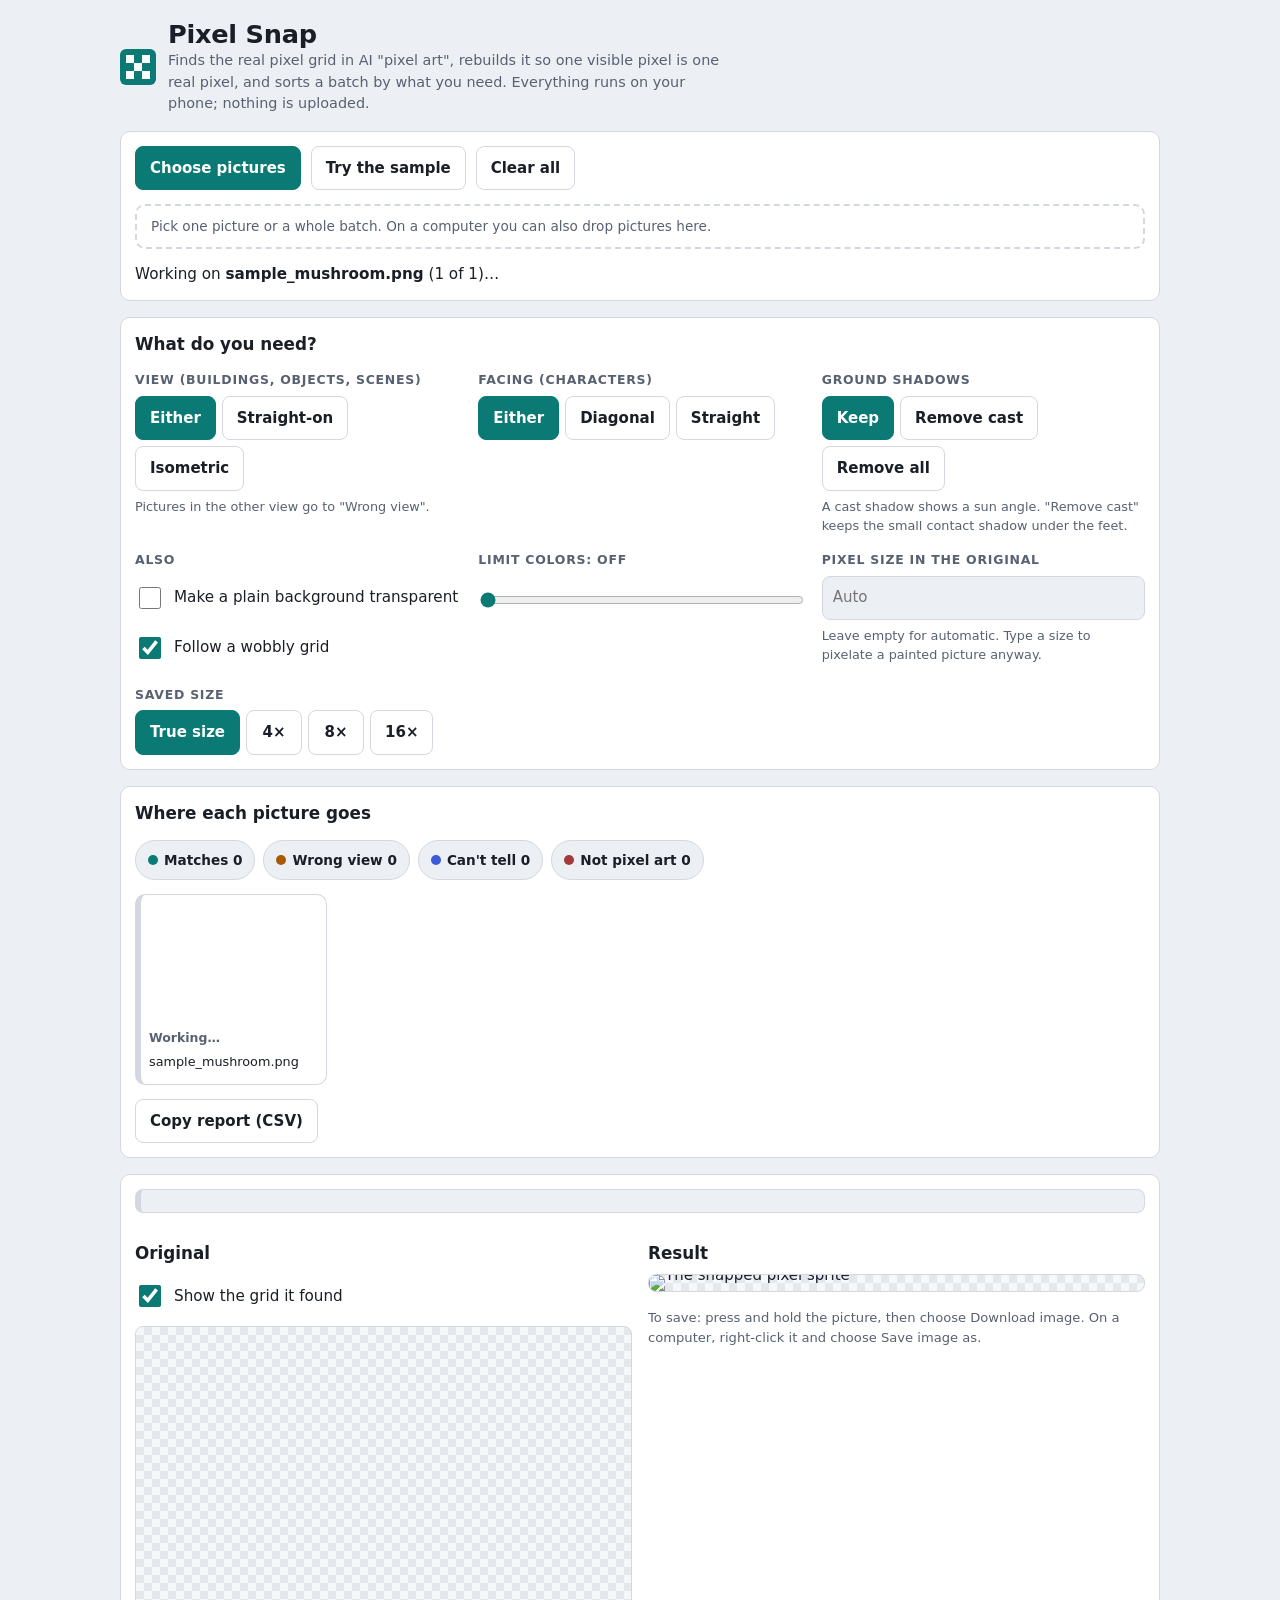
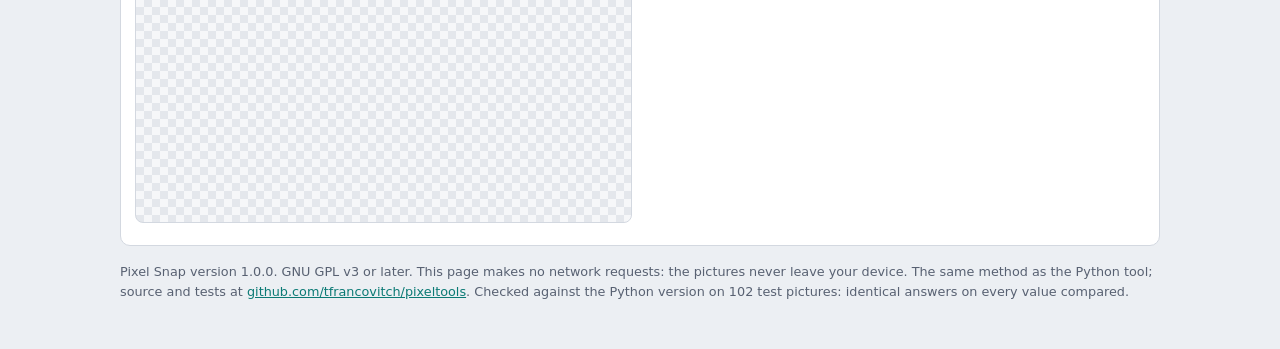
<file: site/index.html>
<!doctype html>
<html lang="en">
<head>
<meta charset="utf-8">
<meta name="viewport" content="width=device-width, initial-scale=1, viewport-fit=cover">
<title>Pixel Snap</title>
<meta name="theme-color" content="#0b7a75">
<link rel="manifest" href="manifest.webmanifest">
<link rel="icon" href="icon-192.png">
<link rel="apple-touch-icon" href="icon-192.png">
<!--
  Pixel Snap (browser version): turn AI "pixel art" pictures into true pixel sprites, and sort a batch.
  Copyright (C) 2026 the pixeltools contributors

  This program is free software: you can redistribute it and/or modify it under the terms of the GNU General
  Public License as published by the Free Software Foundation, either version 3 of the License, or (at your
  option) any later version. It is distributed WITHOUT ANY WARRANTY; see https://www.gnu.org/licenses/

  One self-contained file: no server, nothing uploaded. Built by web/build_web.py from web/app.template.html
  and web/core.js; the same method as the Python tool (pixel_snap.py), checked on 102 pictures.
-->
<style>
/* Layout: one column on a phone; settings panel, then batch cards, then the picture in detail. Two columns for the detail view from 860px. */
:root{
  --bg:#eceff3; --surface:#ffffff; --fg:#1a1e26; --muted:#586172; --line:#d3d8e0; --accent:#0b7a75; --accent-fg:#ffffff;
  --ok:#0b7a75; --warn:#a85a00; --note:#3b5bdb; --bad:#a33a3a;
  --check1:#e4e7ec; --check2:#f6f7f9;
  --font-display:system-ui,-apple-system,"Segoe UI",Roboto,"Helvetica Neue",Arial,sans-serif; --font-body:system-ui,-apple-system,"Segoe UI",Roboto,"Helvetica Neue",Arial,sans-serif;
}
@media (prefers-color-scheme: dark){
  :root:not([data-theme="light"]){
    --bg:#11151a; --surface:#1a1f27; --fg:#e7eaf0; --muted:#98a2b3; --line:#2b323d; --accent:#3fd0c6; --accent-fg:#06211f;
    --ok:#3fd0c6; --warn:#f0b35a; --note:#8da2ff; --bad:#f08a8a; --check1:#262c36; --check2:#1e232b; color-scheme:dark;
  }
}
:root[data-theme="dark"]{
  --bg:#11151a; --surface:#1a1f27; --fg:#e7eaf0; --muted:#98a2b3; --line:#2b323d; --accent:#3fd0c6; --accent-fg:#06211f;
  --ok:#3fd0c6; --warn:#f0b35a; --note:#8da2ff; --bad:#f08a8a; --check1:#262c36; --check2:#1e232b; color-scheme:dark;
}
*{box-sizing:border-box}
body{background:var(--bg);color:var(--fg);font-family:var(--font-body);font-size:15px;line-height:1.5;margin:0;
  padding-block:20px 48px;padding-left:max(16px,env(safe-area-inset-left,0px));padding-right:max(16px,env(safe-area-inset-right,0px))}
.wrap{max-width:1040px;margin:0 auto;display:flex;flex-direction:column;gap:16px}
header{display:flex;align-items:center;gap:12px}
header svg{flex:none}
h1{font-family:var(--font-display);font-weight:700;font-size:1.6rem;line-height:1.1;margin:0;letter-spacing:-.01em}
h2{font-family:var(--font-display);font-size:1.05rem;margin:0;font-weight:700}
.lede{margin:2px 0 0;color:var(--muted);font-size:.9rem;max-width:62ch}
.panel{background:var(--surface);border:1px solid var(--line);border-radius:10px;padding:14px;display:flex;flex-direction:column;gap:14px;min-width:0}
.row{display:flex;flex-wrap:wrap;gap:10px;align-items:center}
button,.btn{font:inherit;font-weight:600;border-radius:8px;border:1px solid var(--line);background:var(--surface);color:var(--fg);padding:10px 14px;min-height:44px;cursor:pointer}
button.primary,.btn.primary{background:var(--accent);color:var(--accent-fg);border-color:var(--accent)}
button:focus-visible,input:focus-visible,label:focus-within,.card:focus-visible{outline:3px solid var(--accent);outline-offset:2px}
input[type=file]{position:absolute;width:1px;height:1px;opacity:0;pointer-events:none}
.btn{display:inline-flex;align-items:center;justify-content:center}
.drop{border:2px dashed var(--line);border-radius:10px;padding:10px 14px;color:var(--muted);font-size:.85rem}
.drop.over{border-color:var(--accent);color:var(--fg)}
.settings{display:grid;grid-template-columns:repeat(auto-fit,minmax(240px,1fr));gap:16px 20px}
.ctl{display:flex;flex-direction:column;gap:6px;min-width:0}
.lbl{font-size:.78rem;font-weight:600;letter-spacing:.06em;text-transform:uppercase;color:var(--muted)}
.hint{font-size:.8rem;color:var(--muted);margin:0}
.seg{display:flex;gap:6px;flex-wrap:wrap}
.seg button{min-width:56px;font-variant-numeric:tabular-nums}
.seg button[aria-pressed=true]{background:var(--accent);color:var(--accent-fg);border-color:var(--accent)}
.ctl input[type=number]{font:inherit;width:100%;min-height:44px;padding:8px 10px;border-radius:8px;border:1px solid var(--line);background:var(--bg);color:var(--fg);font-variant-numeric:tabular-nums}
.ctl input[type=range]{width:100%;min-height:44px;accent-color:var(--accent)}
.chk{display:flex;align-items:center;gap:10px;min-height:44px;font-size:.95rem}
.chk input{width:22px;height:22px;accent-color:var(--accent)}
.status{margin:0;font-size:.95rem}
.chips{display:flex;flex-wrap:wrap;gap:8px}
.chip{font-size:.85rem;font-weight:600;padding:8px 12px;border-radius:999px;border:1px solid var(--line);background:var(--bg);min-height:40px;display:inline-flex;align-items:center;gap:6px}
.chip[aria-pressed=true]{outline:2px solid var(--accent)}
.dot{width:10px;height:10px;border-radius:50%;display:inline-block}
.f-matches{--c:var(--ok)} .f-mismatches{--c:var(--warn)} .f-cant-tell{--c:var(--note)} .f-not-pixel-art{--c:var(--bad)}
.dot{background:var(--c)}
.grid{display:grid;grid-template-columns:repeat(auto-fill,minmax(168px,1fr));gap:12px}
.card{border:1px solid var(--line);border-left:6px solid var(--c,var(--line));border-radius:10px;background:var(--surface);padding:8px;display:flex;flex-direction:column;gap:6px;cursor:pointer;min-width:0;text-align:left;font-weight:400}
.card[aria-current=true]{outline:3px solid var(--accent)}
.card .thumb{height:120px;display:flex;align-items:center;justify-content:center;border-radius:6px;overflow:hidden;background:repeating-conic-gradient(var(--check1) 0 25%,var(--check2) 0 50%) 0 0/12px 12px}
.card .thumb img{max-width:100%;max-height:100%;image-rendering:pixelated}
.card .name{font-size:.8rem;overflow-wrap:anywhere;line-height:1.25}
.card .tag{font-size:.78rem;font-weight:600;color:var(--c,var(--muted))}
.card .why{font-size:.76rem;color:var(--muted);line-height:1.3}
.verdict{display:flex;flex-direction:column;gap:2px;border:1px solid var(--line);border-left:6px solid var(--c,var(--line));border-radius:8px;padding:10px 12px;background:var(--bg)}
.verdict strong{font-family:var(--font-display);font-size:1.05rem}
.verdict span{font-size:.88rem;color:var(--muted)}
.facts{display:grid;grid-template-columns:repeat(auto-fit,minmax(220px,1fr));gap:8px 16px;margin:0;padding:0;list-style:none}
.facts li{font-size:.88rem;display:flex;flex-direction:column;min-width:0}
.facts b{font-size:.74rem;letter-spacing:.06em;text-transform:uppercase;color:var(--muted);font-weight:600}
.views{display:grid;grid-template-columns:1fr;gap:16px}
@media (min-width:860px){.views{grid-template-columns:1fr 1fr;align-items:start}}
.view{display:flex;flex-direction:column;gap:8px;min-width:0}
.cap{font-size:.82rem;color:var(--muted);margin:0;font-variant-numeric:tabular-nums}
.frame{border:1px solid var(--line);border-radius:8px;overflow:hidden;line-height:0;background:repeating-conic-gradient(var(--check1) 0 25%,var(--check2) 0 50%) 0 0/16px 16px}
.frame canvas,.frame img{width:100%;height:auto;display:block;max-width:100%}
#result{image-rendering:pixelated;-webkit-touch-callout:default}
table.clues{border-collapse:collapse;font-size:.84rem;font-variant-numeric:tabular-nums}
table.clues td{padding:2px 12px 2px 0}
.empty{color:var(--muted);font-size:.9rem;margin:0}
footer{font-size:.8rem;color:var(--muted)}
footer a{color:var(--accent)}
</style>
</head>
<body>
<div class="wrap">
  <header>
    <svg width="36" height="36" viewBox="0 0 36 36" aria-hidden="true">
      <rect width="36" height="36" rx="6" fill="var(--accent)"/>
      <g fill="var(--accent-fg)"><rect x="6" y="6" width="8" height="8"/><rect x="22" y="6" width="8" height="8"/><rect x="14" y="14" width="8" height="8"/><rect x="6" y="22" width="8" height="8"/><rect x="22" y="22" width="8" height="8"/></g>
    </svg>
    <div>
      <h1>Pixel Snap</h1>
      <p class="lede">Finds the real pixel grid in AI "pixel art", rebuilds it so one visible pixel is one real pixel, and sorts a batch by what you need. Everything runs on your phone; nothing is uploaded.</p>
    </div>
  </header>

  <section class="panel" aria-label="Add pictures">
    <div class="row">
      <label class="btn primary" for="file">Choose pictures</label>
      <input id="file" type="file" accept="image/*" multiple>
      <button id="sampleBtn" type="button">Try the sample</button>
      <button id="clearBtn" type="button">Clear all</button>
    </div>
    <div class="drop" id="drop">Pick one picture or a whole batch. On a computer you can also drop pictures here.</div>
    <p class="status" id="status" role="status">Starting…</p>
  </section>

  <section class="panel" aria-label="What you need">
    <h2>What do you need?</h2>
    <div class="settings">
      <div class="ctl">
        <span class="lbl">View (buildings, objects, scenes)</span>
        <div class="seg" id="segView" role="group" aria-label="View wanted">
          <button type="button" data-v="either" aria-pressed="true">Either</button>
          <button type="button" data-v="orthogonal" aria-pressed="false">Straight-on</button>
          <button type="button" data-v="isometric" aria-pressed="false">Isometric</button>
        </div>
        <p class="hint">Pictures in the other view go to "Wrong view".</p>
      </div>
      <div class="ctl">
        <span class="lbl">Facing (characters)</span>
        <div class="seg" id="segFacing" role="group" aria-label="Facing wanted">
          <button type="button" data-v="either" aria-pressed="true">Either</button>
          <button type="button" data-v="diagonal" aria-pressed="false">Diagonal</button>
          <button type="button" data-v="cardinal" aria-pressed="false">Straight</button>
        </div>
        <p class="hint" id="facingHint">The tool cannot judge which way a character faces yet, so with a facing chosen every character goes to "Can't tell".</p>
      </div>
      <div class="ctl">
        <span class="lbl">Ground shadows</span>
        <div class="seg" id="segShadows" role="group" aria-label="Ground shadows">
          <button type="button" data-v="keep" aria-pressed="true">Keep</button>
          <button type="button" data-v="remove-cast" aria-pressed="false">Remove cast</button>
          <button type="button" data-v="remove-all" aria-pressed="false">Remove all</button>
        </div>
        <p class="hint">A cast shadow shows a sun angle. "Remove cast" keeps the small contact shadow under the feet.</p>
      </div>
      <div class="ctl">
        <span class="lbl">Also</span>
        <label class="chk"><input id="transparent" type="checkbox"> Make a plain background transparent</label>
        <label class="chk"><input id="wobble" type="checkbox" checked> Follow a wobbly grid</label>
      </div>
      <div class="ctl">
        <label class="lbl" for="colors">Limit colors: <span id="colorsOut">off</span></label>
        <input id="colors" type="range" min="0" max="64" step="1" value="0">
      </div>
      <div class="ctl">
        <label class="lbl" for="cell">Pixel size in the original</label>
        <input id="cell" type="number" min="1" max="300" step="0.01" inputmode="decimal" placeholder="Auto">
        <p class="hint">Leave empty for automatic. Type a size to pixelate a painted picture anyway.</p>
      </div>
      <div class="ctl">
        <span class="lbl">Saved size</span>
        <div class="seg" id="segScale" role="group" aria-label="Saved size">
          <button type="button" data-v="1" aria-pressed="true">True size</button>
          <button type="button" data-v="4" aria-pressed="false">4×</button>
          <button type="button" data-v="8" aria-pressed="false">8×</button>
          <button type="button" data-v="16" aria-pressed="false">16×</button>
        </div>
      </div>
    </div>
  </section>

  <section class="panel" aria-label="Results" id="resultsPanel" hidden>
    <h2>Where each picture goes</h2>
    <div class="chips" id="chips"></div>
    <div class="grid" id="cards"></div>
    <div class="row">
      <button id="copyCsv" type="button">Copy report (CSV)</button>
      <span class="hint" id="copyNote"></span>
    </div>
  </section>

  <section class="panel" aria-label="Picture in detail" id="detail" hidden>
    <div class="verdict" id="verdict"><strong id="vTitle"></strong><span id="vWhy"></span></div>
    <ul class="facts" id="facts"></ul>
    <div class="views">
      <section class="view" aria-label="Original">
        <h2>Original</h2>
        <label class="chk"><input id="overlay" type="checkbox" checked> Show the grid it found</label>
        <div class="frame"><canvas id="orig" width="4" height="4"></canvas></div>
        <p class="cap" id="origCap"></p>
      </section>
      <section class="view" aria-label="Result">
        <h2>Result</h2>
        <div class="frame"><img id="result" alt="The snapped pixel sprite"></div>
        <p class="cap" id="resCap"></p>
        <p class="cap">To save: press and hold the picture, then choose Download image. On a computer, right-click it and choose Save image as.</p>
      </section>
    </div>
    <div id="cluesBox" hidden>
      <h2>Facing clues (measured, not decided)</h2>
      <table class="clues" id="clues"></table>
    </div>
  </section>

  <footer>
    Pixel Snap version 1.0.0. GNU GPL v3 or later. This page makes no network requests: the pictures never leave your device. The same method as the Python tool; source and tests at <a href="https://github.com/tfrancovitch/pixeltools" target="_blank" rel="noopener">github.com/tfrancovitch/pixeltools</a>.
    Checked against the Python version on 102 test pictures: identical answers on every value compared.
  </footer>
</div>

<script id="core-src">/* Pixel Snap core (JavaScript): the same method as the Python tool, with no page code in it.
 * Copyright (C) 2026 the pixeltools contributors. Licensed under the GNU GPL v3 or later.
 *
 * Every function mirrors one in pixel_snap.py, framing.py, subject.py, viewcheck.py, shadow.py, facing.py
 * or sorting.py. The tuning numbers are copied from tuning.py by build_web.py (never edited by hand).
 * An image is {w, h, data: Uint8ClampedArray of RGBA}. Check it against the Python tool with
 * eval/web_parity.js.
 */
(function (root) {
'use strict';

const T = /*TUNING_START*/{
 "GRID_MIN_PIXEL": 2.0,
 "GRID_MAX_FRACTION": 0.16666666666666666,
 "GRID_SIZE_STEP": 1.001,
 "GRID_HARMONICS": 10,
 "GRID_LAG_LIMIT": 0.7,
 "GRID_MIN_LAGS": 6,
 "GRID_DETREND_WINDOW": 33,
 "GRID_SMALLEST_FIT": 0.8,
 "GRID_REFINE_LOW": 0.985,
 "GRID_REFINE_HIGH": 1.0151,
 "GRID_REFINE_STEP": 0.0001,
 "GRID_WINDOW_RANGE": 1.06,
 "MIN_GRID_SCORE": 0.15,
 "NOISE_FACTOR": 3.5,
 "COLOUR_MERGE_TOLERANCE": 14.0,
 "VIEW_SIDE": 512,
 "VIEW_MIN_SIDE": 384,
 "VIEW_GRAD_SIGMA": 1.0,
 "VIEW_CELL_BLUR": 0.7,
 "VIEW_CELL_MIN_FLATNESS": 0.92,
 "VIEW_CELL_WINDOW": 2.5,
 "VIEW_WINDOW_FRACTION": 0.008,
 "VIEW_COHERENCE_MIN": 0.8,
 "VIEW_ENERGY_PERCENTILE": 60,
 "VIEW_MIN_COVERAGE": 0.002,
 "VIEW_AXIS_TOLERANCE": 6,
 "VIEW_ISO_MIN_DEG": 23,
 "VIEW_ISO_MAX_DEG": 34,
 "VIEW_MAX_ENTROPY": 0.92,
 "ISO_DIAGONAL_MARGIN": 0.05,
 "ISO_BOTH_FAMILIES_MIN": 0.045,
 "ORTHO_AXIS_MIN": 0.45,
 "BG_BORDER_BAND": 0.02,
 "BG_BORDER_MIN_PX": 2,
 "BG_TOLERANCE": 40,
 "BG_FIT_ROUNDS": 3,
 "SUBJECT_DISTANCE": 60,
 "MASK_MAX_SIDE": 256,
 "SPECK_SHARE": 0.002,
 "FRAMING_UNIFORM_MIN": 0.8,
 "FRAMING_SUBJECT_MAX": 0.9,
 "TRANSPARENT_TOLERANCE": 40,
 "EDGE_GAPS": [
  1,
  3
 ],
 "GRID_WEAK_SCORE": 0.1,
 "GRID_WEAK_MIN_CELLS": 32,
 "GRID_WEAK_AGREE": 0.08,
 "GRID_SQUARE_TOLERANCE": 0.15,
 "FLAT_STRONG": 0.9,
 "FLAT_NONE": 0.72,
 "SUBJECT_BUILDING_ASPECT_MAX": 1.3,
 "SUBJECT_BUILDING_BASE_MAX": 0.05,
 "SUBJECT_BUILDING_TOP_MAX": 0.7,
 "SUBJECT_CHARACTER_ASPECT_MIN": 1.4,
 "SHADOW_K_MIN": 0.45,
 "SHADOW_K_MAX": 0.92,
 "SHADOW_CHROMA_DEV": 0.2,
 "SHADOW_MIN_GROUND": 20,
 "SHADOW_MIN_CELLS": 6,
 "SHADOW_PIECE_SHARE": 0.008,
 "SHADOW_MIN_SHARE": 0.03,
 "SHADOW_BASE_ALLOWANCE": 0.15,
 "SHADOW_REACH": 0.6,
 "SHADOW_FLAT_STD": 0.1,
 "SHADOW_GROUND_CONTACT": 0.25,
 "SHADOW_WHITE_GROUND": 235,
 "SHADOW_MAX_SHARE": 0.5,
 "SHADOW_MIN_ASPECT": 1.0,
 "SHADOW_CAST_OFFSET": 0.2,
 "SHADOW_CAST_ASYMMETRY": 0.25,
 "SHADOW_REMOVE_K_MAX": 0.97,
 "MIN_PICTURE_SIDE": 16
}/*TUNING_END*/;

/* ---------------------------------------------------------------- small helpers */

function pyRound(x) {                       // Python's round(): halves go to the even number
  const f = Math.floor(x), d = x - f;
  if (d < 0.5) return f;
  if (d > 0.5) return f + 1;
  return f % 2 === 0 ? f : f + 1;
}
function median(values) {                   // numpy.median
  const a = Float64Array.from(values).sort();
  const n = a.length, m = n >> 1;
  return n % 2 ? a[m] : (a[m - 1] + a[m]) / 2;
}
function percentile(sortedAsc, q) {         // numpy.percentile (linear), on already sorted data
  const idx = (q / 100) * (sortedAsc.length - 1), lo = Math.floor(idx), hi = Math.ceil(idx);
  return sortedAsc[lo] + (sortedAsc[hi] - sortedAsc[lo]) * (idx - lo);
}
function interp(a, x) {                     // numpy.interp on an array indexed 0..n-1, clamped at the ends
  const n = a.length;
  if (x <= 0) return a[0];
  if (x >= n - 1) return a[n - 1];
  const i = Math.floor(x), f = x - i;
  return a[i] * (1 - f) + a[i + 1] * f;
}
function interpCurve(ps, ss, p) {           // _curve_at: interpolate a (sizes, scores) curve on a log scale
  if (p < ps[0] || p > ps[ps.length - 1]) return null;
  const lx = Math.log(p);
  let lo = 0, hi = ps.length - 1;
  while (hi - lo > 1) { const mid = (lo + hi) >> 1; if (Math.log(ps[mid]) <= lx) lo = mid; else hi = mid; }
  const x0 = Math.log(ps[lo]), x1 = Math.log(ps[hi]);
  return x1 === x0 ? ss[lo] : ss[lo] + (ss[hi] - ss[lo]) * (lx - x0) / (x1 - x0);
}
function fmt(x, d) { return x.toFixed(d); }

/* ---------------------------------------------------------------- finding the grid */

function edgeProfile(img, axis, gaps) {
  const { w, h, data } = img;
  const n = axis === 0 ? w : h, other = axis === 0 ? h : w;
  const step = Math.max(1, Math.floor(other / 600));
  let rows = 0;
  for (let r = 0; r < other; r += step) rows++;
  const e = new Float64Array(n);
  for (const d of gaps) {
    const half = (d - 1) >> 1;
    if (n <= d) continue;
    const lo = half + 1, hi = n - half;
    const sum = new Float64Array(n);
    for (let r = 0; r < other; r += step) {
      for (let i = lo; i < hi; i++) {
        const ia = axis === 0 ? (r * w + i + half) * 4 : ((i + half) * w + r) * 4;
        const ib = axis === 0 ? (r * w + i - 1 - half) * 4 : ((i - 1 - half) * w + r) * 4;
        sum[i] += Math.abs(data[ia] - data[ib]) + Math.abs(data[ia + 1] - data[ib + 1]) + Math.abs(data[ia + 2] - data[ib + 2]);
      }
    }
    for (let i = lo; i < hi; i++) e[i] += sum[i] / rows;
  }
  return e;
}

function smooth(e, k) {
  const n = e.length, out = new Float64Array(n);
  for (let i = 0; i < n; i++) {
    let num = 0, den = 0;
    for (let d = -k; d <= k; d++) {
      const j = i + d;
      if (j < 1 || j >= n) continue;          // line 0 is excluded (m[0] = 0), as is anything off the ends
      const wt = k + 1 - Math.abs(d);
      num += e[j] * wt; den += wt;
    }
    out[i] = num / Math.max(den, 1e-12);
  }
  return out;
}

function meanOf(e) { let s = 0; for (let i = 1; i < e.length; i++) s += e[i]; return e.length > 1 ? s / (e.length - 1) : 0; }

function bestPhase(a, p, mean, step) {
  const n = a.length, count = Math.ceil(p / step);
  const kmax = Math.floor(n / p) + 2;
  let best = -Infinity, bo = 0;
  for (let i = 0; i < count; i++) {
    const off = i * step;
    let tot = 0, cnt = 0;
    for (let k = 0; k < kmax; k++) {
      const x = off + k * p;
      if (x >= 1 && x < n - 1) { tot += interp(a, x); cnt++; }
    }
    const sc = cnt > 0 ? tot / cnt / mean : 0;
    if (sc > best) { best = sc; bo = off; }
  }
  return [best, bo];
}

function combCurve(e) {
  const n = e.length - 1;
  const x = new Float64Array(n);
  for (let i = 0; i < n; i++) x[i] = Math.sqrt(e[i + 1]);
  const cs = new Float64Array(n + 1);
  for (let i = 0; i < n; i++) cs[i + 1] = cs[i] + x[i];
  const win = T.GRID_DETREND_WINDOW, half = Math.floor(win / 2);
  const d = new Float64Array(n);
  for (let i = 0; i < n; i++) {
    const lo = Math.max(0, Math.min(n, i - half)), hi = Math.max(0, Math.min(n, i + half + 1));
    d[i] = x[i] - (cs[hi] - cs[lo]) / (hi - lo);
  }
  const L = Math.min(n - 1, Math.floor(T.GRID_LAG_LIMIT * n) + 3);
  const raw = new Float64Array(L + 1);
  for (let l = 0; l <= L; l++) { let t = 0; for (let i = 0; i + l < n; i++) t += d[i] * d[i + l]; raw[l] = t; }
  if (!(raw[0] > 0)) return { ps: [], ss: [] };
  const ac = new Float64Array(L + 1);
  for (let l = 0; l <= L; l++) ac[l] = raw[l] / raw[0] * n / (n - l);
  const acs = new Float64Array(L + 1);
  acs[0] = 0.5 * ac[0] + 0.25 * ac[1];
  for (let l = 1; l < L; l++) acs[l] = 0.25 * ac[l - 1] + 0.5 * ac[l] + 0.25 * ac[l + 1];
  acs[L] = 0.25 * ac[L - 1] + 0.5 * ac[L];
  const ps = [], ss = [];
  let p = T.GRID_MIN_PIXEL;
  const maxP = Math.max(3.0, n * T.GRID_MAX_FRACTION);
  while (p <= maxP) {
    const lags = [];
    for (let k = 1; k <= T.GRID_HARMONICS; k++) { const lag = k * p; if (lag < T.GRID_LAG_LIMIT * n) lags.push(lag); }
    if (lags.length < T.GRID_MIN_LAGS) break;
    let on = 0, off = 0;
    for (const lag of lags) { on += interp(acs, lag); off += interp(acs, lag - p / 2); }
    ps.push(p); ss.push((on - off) / lags.length);
    p *= T.GRID_SIZE_STEP;
  }
  return { ps, ss };
}

function thresholds(n) {
  const strong = Math.max(T.MIN_GRID_SCORE, T.NOISE_FACTOR / Math.sqrt(n));
  return [strong, strong * T.GRID_WEAK_SCORE / T.MIN_GRID_SCORE];
}

function refineAt(eFine, p0) {
  const a1 = smooth(eFine, 1), meanFine = meanOf(eFine);
  let best = [-1.0, p0, 0.0];
  const count = Math.ceil((T.GRID_REFINE_HIGH - T.GRID_REFINE_LOW) / T.GRID_REFINE_STEP);
  for (let i = 0; i < count; i++) {
    const pp = p0 * (T.GRID_REFINE_LOW + i * T.GRID_REFINE_STEP);
    const [sc, o] = bestPhase(a1, pp, meanFine, 0.25);
    if (sc > best[0]) best = [sc, pp, o];
  }
  return [best[1], best[2]];
}

function axisFrom(e, eFine, p0, score, curve, judgedOn, n) {
  const [p, off] = refineAt(eFine, p0);
  const [strong, weak] = thresholds(n || e.length);
  const j = judgedOn === undefined || judgedOn === null ? score : judgedOn;
  return { p, off, score, ok: j >= strong, borrowed: false, weak: weak <= j && j < strong, disagree: false, curve };
}

function detectAxis(e, eFine) {
  if (!eFine) eFine = e;
  const mean = meanOf(e);
  if (!(mean > 1e-6)) return { p: 1, off: 0, score: 0, ok: false, borrowed: false, weak: false, disagree: false, curve: null };
  let { ps, ss } = combCurve(e);
  if (!ps.length) return { p: 1, off: 0, score: 0, ok: false, borrowed: false, weak: false, disagree: false, curve: null };
  if (eFine !== e) {
    const c2 = combCurve(eFine);
    const n = Math.min(ps.length, c2.ps.length);
    ps = ps.slice(0, n);
    ss = ss.slice(0, n).map((v, i) => Math.max(v, c2.ss[i]));
  }
  let smax = -Infinity;
  for (const v of ss) if (v > smax) smax = v;
  let first = 0;
  while (first < ss.length && !(ss[first] >= T.GRID_SMALLEST_FIT * smax)) first++;
  if (first >= ss.length) first = 0;
  let pick = -1, pv = -9;
  for (let i = first; i < ps.length && ps[i] <= ps[first] * T.GRID_WINDOW_RANGE; i++) {
    if (ss[i] > pv) { pv = ss[i]; pick = i; }
  }
  if (pick < 0) pick = first;
  return axisFrom(e, eFine, ps[pick], smax, { ps, ss });
}

function reconcileSquare(dx, dy, wx, wy, ex, ey) {
  if (!dx.curve || !dy.curve) return [dx, dy];
  if (!(dx.ok || dy.ok)) return [dx, dy];
  if (dx.ok !== dy.ok && !(dx.ok ? dy.weak : dx.weak)) return [dx, dy];
  if (Math.abs(dx.p - dy.p) / ((dx.p + dy.p) / 2) <= T.GRID_SQUARE_TOLERANCE) return [dx, dy];
  const cands = new Set();
  for (const v of [dx.p, dy.p]) for (const k of [1, 2, 3]) if (v / k >= T.GRID_MIN_PIXEL) cands.add(Math.round(v / k * 1000) / 1000);
  const scored = [];
  for (const c of [...cands].sort((a, b) => a - b)) {
    const sx = interpCurve(dx.curve.ps, dx.curve.ss, c), sy = interpCurve(dy.curve.ps, dy.curve.ss, c);
    if (sx === null || sy === null) continue;
    scored.push([c, sx, sy, sx + sy]);
  }
  if (!scored.length) return [dx, dy];
  let top = -Infinity;
  for (const s of scored) if (s[3] > top) top = s[3];
  const chosen = scored.find(s => s[3] >= T.GRID_SMALLEST_FIT * top);
  const [c, sx, sy] = chosen;
  const n = Math.min(wx.length, wy.length);
  const [, weak] = thresholds(n);
  const resolved = Math.min(sx, sy) >= weak;
  const ax = axisFrom(wx, ex, c, sx, dx.curve, Math.max(sx, sy), n);
  const ay = axisFrom(wy, ey, c, sy, dy.curve, Math.max(sx, sy), n);
  if (!resolved) {
    const both = Math.max(dx.score, dy.score);
    for (const k of [2, 3]) {
      if (Math.abs(dx.p - k * dy.p) / ((dx.p + k * dy.p) / 2) <= T.GRID_SQUARE_TOLERANCE)
        return [axisFrom(wx, ex, dx.p, dx.score, dx.curve, both, n), axisFrom(wy, ey, k * dy.p, dy.score, dy.curve, both, n)];
      if (Math.abs(dy.p - k * dx.p) / ((dy.p + k * dx.p) / 2) <= T.GRID_SQUARE_TOLERANCE)
        return [axisFrom(wx, ex, k * dx.p, dx.score, dx.curve, both, n), axisFrom(wy, ey, dy.p, dy.score, dy.curve, both, n)];
    }
    for (const a of [ax, ay]) { a.weak = Math.max(sx, sy) >= weak; a.ok = false; a.disagree = true; }
  }
  return [ax, ay];
}

function fitPhase(e, p) {
  const mean = meanOf(e);
  if (!(mean > 1e-6)) return { p, off: 0, score: 0, ok: true, borrowed: false, weak: false, disagree: false, curve: null };
  const [s, o] = bestPhase(smooth(e, 1), p, mean, 0.25);
  return { p, off: o, score: s, ok: true, borrowed: false, weak: false, disagree: false, curve: null };
}

function makeBounds(e, p, off, n, follow) {
  const s = smooth(e, 1);
  let pos = [];
  let x = ((off % p) + p) % p;
  while (x < n) { if (x > 0.01 && x < n - 0.01) pos.push(x); x += p; }
  if (pos.length && pos[0] < 0.5 * p) pos.shift();
  if (pos.length && n - pos[pos.length - 1] < 0.5 * p) pos.pop();
  let lineMean = 0;
  if (pos.length) { for (const q of pos) lineMean += interp(s, q); lineMean /= pos.length; }
  const w = Math.max(1, Math.floor(0.3 * p));
  const out = [0];
  for (const q of pos) {
    let v = Math.floor(q + 0.5);
    if (follow && p >= 3) {
      const lo = Math.max(1, v - w), hi = Math.min(n - 1, v + w);
      let bi = lo, bv = -Infinity;
      for (let i = lo; i <= hi; i++) if (s[i] > bv) { bv = s[i]; bi = i; }
      if (bv >= 0.5 * lineMean) v = bi;
    }
    if (out[out.length - 1] < v && v < n) out.push(v);
  }
  out.push(n);
  return out;
}

function cellFlatness(img, bx, by) {
  const { w, h, data } = img;
  const cx = new Int32Array(w), cy = new Int32Array(h);
  for (let x = 0, c = 0; x < w; x++) { while (c + 1 < bx.length - 1 && bx[c + 1] <= x) c++; cx[x] = c; }
  for (let y = 0, c = 0; y < h; y++) { while (c + 1 < by.length - 1 && by[c + 1] <= y) c++; cy[y] = c; }
  const ncx = bx.length - 1, ncy = by.length - 1, ncell = ncx * ncy;
  const N = w * h, step = Math.max(1, Math.floor(N / 400000));
  const cnt = new Float64Array(ncell), sums = [new Float64Array(ncell), new Float64Array(ncell), new Float64Array(ncell)];
  const mean = [0, 0, 0];
  let m = 0;
  for (let t = 0; t < N; t += step) {
    const y = (t / w) | 0, x = t - y * w, ci = cy[y] * ncx + cx[x], o = t * 4;
    cnt[ci]++; m++;
    for (let c = 0; c < 3; c++) { sums[c][ci] += data[o + c]; mean[c] += data[o + c]; }
  }
  for (let c = 0; c < 3; c++) mean[c] /= m;
  let total = 0, within = 0;
  for (let t = 0; t < N; t += step) {
    const y = (t / w) | 0, x = t - y * w, ci = cy[y] * ncx + cx[x], o = t * 4;
    for (let c = 0; c < 3; c++) {
      const v = data[o + c], cm = sums[c][ci] / Math.max(cnt[ci], 1);
      total += (v - mean[c]) * (v - mean[c]);
      within += (v - cm) * (v - cm);
    }
  }
  return 1 - within / Math.max(total, 1e-9);
}

function sampleCells(img, bx, by) {
  const { w: W, data } = img;
  const w = bx.length - 1, h = by.length - 1;
  const out = new Uint8ClampedArray(w * h * 4);
  const R = new Uint8Array(500), G = new Uint8Array(500), B = new Uint8Array(500);
  for (let cy = 0; cy < h; cy++) {
    const y0 = by[cy], y1 = by[cy + 1];
    let iy = (y1 - y0) >> 2;
    if (y1 - y0 - 2 * iy < 1) iy = 0;
    for (let cx = 0; cx < w; cx++) {
      const x0 = bx[cx], x1 = bx[cx + 1];
      let ix = (x1 - x0) >> 2;
      if (x1 - x0 - 2 * ix < 1) ix = 0;
      const xa = x0 + ix, xb = x1 - ix, ya = y0 + iy, yb = y1 - iy;
      const sx = Math.max(1, Math.ceil((xb - xa) / 20)), sy = Math.max(1, Math.ceil((yb - ya) / 20));
      let n = 0, total = 0;
      for (let y = ya; y < yb; y += sy) {
        for (let x = xa; x < xb; x += sx) {
          const i = (y * W + x) * 4;
          total++;
          if (data[i + 3] >= 128) { R[n] = data[i]; G[n] = data[i + 1]; B[n] = data[i + 2]; n++; }
        }
      }
      const o = (cy * w + cx) * 4;
      if (n === 0 || n < total / 2) continue;
      const mid = n >> 1;
      out[o] = R.subarray(0, n).sort()[mid];
      out[o + 1] = G.subarray(0, n).sort()[mid];
      out[o + 2] = B.subarray(0, n).sort()[mid];
      out[o + 3] = 255;
    }
  }
  return { w, h, data: out };
}

/* ---------------------------------------------------------------- colours */

function colourCounts(img) {
  const m = new Map();
  const d = img.data;
  for (let i = 0; i < d.length; i += 4) {
    if (d[i + 3] < 128) continue;
    const key = (d[i] << 16) | (d[i + 1] << 8) | d[i + 2];
    m.set(key, (m.get(key) || 0) + 1);
  }
  return m;
}
function countColours(img) { return colourCounts(img).size; }
function applyLut(img, lut) {
  const d = img.data;
  for (let i = 0; i < d.length; i += 4) {
    if (d[i + 3] < 128) continue;
    const q = lut.get((d[i] << 16) | (d[i + 1] << 8) | d[i + 2]);
    d[i] = q[0]; d[i + 1] = q[1]; d[i + 2] = q[2];
  }
}
function sortedByCount(m) {            // most common first; ties by colour value (numpy.unique order, then a stable sort)
  return [...m.entries()].sort((a, b) => b[1] - a[1] || a[0] - b[0]);
}
function mergeSimilar(img, tol) {
  const cols = sortedByCount(colourCounts(img)).map(([k]) => [k >> 16, (k >> 8) & 255, k & 255, k]);
  const reps = [], lut = new Map(), t2 = tol * tol;
  for (const c of cols) {
    let hit = null;
    for (const r of reps) {
      const dr = c[0] - r[0], dg = c[1] - r[1], db = c[2] - r[2];
      if (dr * dr + dg * dg + db * db <= t2) { hit = r; break; }
    }
    if (!hit) { reps.push(c); hit = c; }
    lut.set(c[3], [hit[0], hit[1], hit[2]]);
  }
  applyLut(img, lut);
}
function quantize(img, k) {
  const entries = sortedByCount(colourCounts(img));
  if (entries.length <= k) return;
  const n = entries.length;
  const keys = entries.map(e => e[0]), counts = entries.map(e => e[1]);
  const cols = keys.map(key => [key >> 16, (key >> 8) & 255, key & 255]);
  const d2 = (a, b) => (a[0] - b[0]) ** 2 + (a[1] - b[1]) ** 2 + (a[2] - b[2]) ** 2;
  const cen = [cols[0].slice()];
  const dm = new Float64Array(n).fill(Infinity);
  while (cen.length < k) {
    const last = cen[cen.length - 1];
    let bi = 0, bv = -Infinity;
    for (let i = 0; i < n; i++) {
      const dd = d2(cols[i], last);
      if (dd < dm[i]) dm[i] = dd;
      const v = dm[i] * Math.sqrt(counts[i]);
      if (v > bv) { bv = v; bi = i; }
    }
    cen.push(cols[bi].slice());
  }
  const asg = new Int32Array(n);
  const assign = () => {
    for (let i = 0; i < n; i++) {
      let bj = 0, bd = Infinity;
      for (let j = 0; j < cen.length; j++) { const dd = d2(cols[i], cen[j]); if (dd < bd) { bd = dd; bj = j; } }
      asg[i] = bj;
    }
  };
  for (let it = 0; it < 12; it++) {
    assign();
    for (let j = 0; j < cen.length; j++) {
      let s0 = 0, s1 = 0, s2 = 0, sw = 0;
      for (let i = 0; i < n; i++) if (asg[i] === j) { s0 += cols[i][0] * counts[i]; s1 += cols[i][1] * counts[i]; s2 += cols[i][2] * counts[i]; sw += counts[i]; }
      if (sw) cen[j] = [s0 / sw, s1 / sw, s2 / sw];
    }
  }
  assign();
  const lut = new Map();
  for (let i = 0; i < n; i++) { const q = cen[asg[i]]; lut.set(keys[i], [pyRound(q[0]), pyRound(q[1]), pyRound(q[2])]); }
  applyLut(img, lut);
}

/* ---------------------------------------------------------------- background and framing */

function components(mask, w, h) {          // 8-neighbour blobs of a Uint8Array mask; each blob is an array of cell indices
  const seen = new Uint8Array(w * h), out = [];
  for (let start = 0; start < w * h; start++) {
    if (!mask[start] || seen[start]) continue;
    const cells = [start];
    seen[start] = 1;
    for (let head = 0; head < cells.length; head++) {
      const idx = cells[head], y = (idx / w) | 0, x = idx - y * w;
      for (let dy = -1; dy <= 1; dy++) {
        const ny = y + dy;
        if (ny < 0 || ny >= h) continue;
        for (let dx = -1; dx <= 1; dx++) {
          const nx = x + dx;
          if (nx < 0 || nx >= w) continue;
          const ni = ny * w + nx;
          if (mask[ni] && !seen[ni]) { seen[ni] = 1; cells.push(ni); }
        }
      }
    }
    out.push(cells);
  }
  return out;
}

function solve3(A, b) {                    // 3x3 linear solve by Gaussian elimination with a tiny ridge for safety
  const M = [A[0].slice(), A[1].slice(), A[2].slice()], v = b.slice();
  for (let i = 0; i < 3; i++) M[i][i] += 1e-9;
  for (let i = 0; i < 3; i++) {
    let p = i;
    for (let r = i + 1; r < 3; r++) if (Math.abs(M[r][i]) > Math.abs(M[p][i])) p = r;
    [M[i], M[p]] = [M[p], M[i]]; [v[i], v[p]] = [v[p], v[i]];
    for (let r = i + 1; r < 3; r++) {
      const f = M[r][i] / M[i][i];
      for (let c = i; c < 3; c++) M[r][c] -= f * M[i][c];
      v[r] -= f * v[i];
    }
  }
  const x = [0, 0, 0];
  for (let i = 2; i >= 0; i--) {
    let s = v[i];
    for (let c = i + 1; c < 3; c++) s -= M[i][c] * x[c];
    x[i] = s / M[i][i];
  }
  return x;
}

function groundAt(coef, x, y) {            // fitted ground colour at normalised position (x, y)
  return [coef[0] + coef[1] * x + coef[2] * y, coef[3] + coef[4] * x + coef[5] * y, coef[6] + coef[7] * x + coef[8] * y];
}

function estimateBackground(img, bandPx) {
  const { w, h, data } = img;
  let band = bandPx || Math.max(T.BG_BORDER_MIN_PX, pyRound(T.BG_BORDER_BAND * Math.min(h, w)));
  band = Math.min(band, Math.max(1, Math.min(h, w) >> 1));
  const xs = [], ys = [];
  const add = (y0, y1, x0, x1) => { for (let y = y0; y < y1; y++) for (let x = x0; x < x1; x++) { ys.push(y); xs.push(x); } };
  add(0, band, 0, w); add(h - band, h, 0, w); add(band, h - band, 0, band); add(band, h - band, w - band, w);
  const m = xs.length;
  const col = [new Float64Array(m), new Float64Array(m), new Float64Array(m)];
  for (let i = 0; i < m; i++) { const o = (ys[i] * w + xs[i]) * 4; col[0][i] = data[o]; col[1][i] = data[o + 1]; col[2][i] = data[o + 2]; }
  const fx = new Float64Array(m), fy = new Float64Array(m);
  for (let i = 0; i < m; i++) { fx[i] = xs[i] / Math.max(w, 1); fy[i] = ys[i] / Math.max(h, 1); }
  const med = [median(col[0]), median(col[1]), median(col[2])];
  const coef = [med[0], 0, 0, med[1], 0, 0, med[2], 0, 0];
  let keep = new Uint8Array(m).fill(1), kcount = m;
  const residuals = () => {
    const r = new Float64Array(m);
    for (let i = 0; i < m; i++) {
      let s = 0;
      for (let c = 0; c < 3; c++) s += Math.abs(col[c][i] - (coef[c * 3] + coef[c * 3 + 1] * fx[i] + coef[c * 3 + 2] * fy[i]));
      r[i] = s;
    }
    return r;
  };
  for (let round = 0; round < T.BG_FIT_ROUNDS; round++) {
    if (kcount < 3) break;
    const A = [[0, 0, 0], [0, 0, 0], [0, 0, 0]], bvec = [[0, 0, 0], [0, 0, 0], [0, 0, 0]];
    for (let i = 0; i < m; i++) {
      if (!keep[i]) continue;
      const f = [1, fx[i], fy[i]];
      for (let a = 0; a < 3; a++) {
        for (let b = 0; b < 3; b++) A[a][b] += f[a] * f[b];
        for (let c = 0; c < 3; c++) bvec[c][a] += f[a] * col[c][i];
      }
    }
    for (let c = 0; c < 3; c++) { const s = solve3(A, bvec[c]); coef[c * 3] = s[0]; coef[c * 3 + 1] = s[1]; coef[c * 3 + 2] = s[2]; }
    const resid = residuals();
    const nk = new Uint8Array(m);
    let cnt = 0;
    for (let i = 0; i < m; i++) if (resid[i] <= T.BG_TOLERANCE) { nk[i] = 1; cnt++; }
    if (cnt < 0.2 * m) break;
    keep = nk; kcount = cnt;
  }
  const resid = residuals();
  let ok = 0;
  for (let i = 0; i < m; i++) if (resid[i] <= T.BG_TOLERANCE) ok++;
  return { coef, colour: med.map(v => Math.trunc(v)), uniform: ok / m };
}

// distance of every pixel of an (h x w) crop of img from the fitted ground; the plane is normalised by the crop's size
function backgroundDistance(bg, img, cropW, cropH) {
  const { w: W, data } = img;
  const out = new Float32Array(cropW * cropH);
  const c = bg.coef;
  for (let y = 0; y < cropH; y++) {
    const ny = y / Math.max(cropH, 1);
    for (let x = 0; x < cropW; x++) {
      const nx = x / Math.max(cropW, 1), o = (y * W + x) * 4;
      const g0 = Math.fround(c[0] + c[1] * nx + c[2] * ny), g1 = Math.fround(c[3] + c[4] * nx + c[5] * ny), g2 = Math.fround(c[6] + c[7] * nx + c[8] * ny);
      out[y * cropW + x] = Math.abs(data[o] - g0) + Math.abs(data[o + 1] - g1) + Math.abs(data[o + 2] - g2);
    }
  }
  return out;
}

function classifyFraming(img) {
  const { w, h } = img;
  const bg = estimateBackground(img);
  const s = Math.max(1, Math.ceil(Math.max(h, w) / T.MASK_MAX_SIDE));
  const hh = Math.floor(h / s) * s, ww = Math.floor(w / s) * s;
  const dist = backgroundDistance(bg, img, ww, hh);
  const mw = ww / s, mh = hh / s;
  const ds = new Uint8Array(mw * mh);
  for (let my = 0; my < mh; my++) {
    for (let mx = 0; mx < mw; mx++) {
      let c = 0;
      for (let yy = 0; yy < s; yy++) for (let xx = 0; xx < s; xx++) if (dist[(my * s + yy) * ww + mx * s + xx] > T.SUBJECT_DISTANCE) c++;
      ds[my * mw + mx] = c / (s * s) > 0.5 ? 1 : 0;
    }
  }
  const comps = components(ds, mw, mh);
  const total = ds.length;
  let big = comps.filter(c => c.length >= T.SPECK_SHARE * total);
  if (!big.length && comps.length) { let b = comps[0]; for (const c of comps) if (c.length >= b.length) b = c; big = [b]; }
  const mask = new Uint8Array(total);
  for (const c of big) for (const i of c) mask[i] = 1;
  let area = 0, x0 = Infinity, x1 = -1, y0 = Infinity, y1 = -1;
  for (let i = 0; i < total; i++) if (mask[i]) { area++; const y = (i / mw) | 0, x = i - y * mw; if (x < x0) x0 = x; if (x > x1) x1 = x; if (y < y0) y0 = y; if (y > y1) y1 = y; }
  const base = { borderUniform: bg.uniform, background: bg, mask, mw, mh, scale: s };
  if (area === 0) return Object.assign({ kind: 'unclear', subjectShare: 0, fill: 0, aspect: 0, touchesBorder: false, bbox: [0, 0, 0, 0] }, base);
  const bh = y1 - y0 + 1, bw = x1 - x0 + 1, share = area / total;
  const touches = y0 === 0 || x0 === 0 || y1 === mh - 1 || x1 === mw - 1;
  const isolated = bg.uniform >= T.FRAMING_UNIFORM_MIN && share <= T.FRAMING_SUBJECT_MAX;
  return Object.assign({
    kind: isolated ? 'isolated' : 'scene', subjectShare: share, fill: area / (bh * bw), aspect: bh / bw, touchesBorder: touches,
    bbox: [x0 * s, y0 * s, (x1 + 1) * s, (y1 + 1) * s],
  }, base);
}

function removeBackground(sprite) {        // sprite: {w,h,data}; background touching the edge becomes transparent; returns count
  const { w, h, data } = sprite;
  const bg = estimateBackground(sprite, 1);
  const dist = backgroundDistance(bg, sprite, w, h);
  const near = new Uint8Array(w * h);
  for (let i = 0; i < near.length; i++) near[i] = dist[i] <= T.TRANSPARENT_TOLERANCE ? 1 : 0;
  const reach = new Uint8Array(w * h), q = [];
  const seed = (y, x) => { const i = y * w + x; if (near[i] && !reach[i]) { reach[i] = 1; q.push(i); } };
  for (let y = 0; y < h; y++) { seed(y, 0); seed(y, w - 1); }
  for (let x = 0; x < w; x++) { seed(0, x); seed(h - 1, x); }
  for (let head = 0; head < q.length; head++) {
    const i = q[head], y = (i / w) | 0, x = i - y * w;
    if (y > 0) seed(y - 1, x);
    if (y < h - 1) seed(y + 1, x);
    if (x > 0) seed(y, x - 1);
    if (x < w - 1) seed(y, x + 1);
  }
  let n = 0;
  for (let i = 0; i < reach.length; i++) if (reach[i]) { data[i * 4] = data[i * 4 + 1] = data[i * 4 + 2] = data[i * 4 + 3] = 0; n++; }
  return n;
}

/* ---------------------------------------------------------------- what is it? */

function silhouetteShape(mask, mw, mh) {
  let x0 = Infinity, x1 = -1, y0 = Infinity, y1 = -1;
  for (let i = 0; i < mask.length; i++) if (mask[i]) { const y = (i / mw) | 0, x = i - y * mw; if (x < x0) x0 = x; if (x > x1) x1 = x; if (y < y0) y0 = y; if (y > y1) y1 = y; }
  const h = y1 - y0 + 1, w = x1 - x0 + 1;
  const widths = new Float64Array(h);
  for (let y = 0; y < h; y++) { let c = 0; for (let x = 0; x < w; x++) if (mask[(y0 + y) * mw + x0 + x]) c++; widths[y] = c / w; }
  const avg = (a, lo, hi) => { let s = 0; for (let i = lo; i < hi; i++) s += a[i]; return s / (hi - lo); };
  const mid = h >= 4 ? avg(widths, h >> 2, (3 * h) >> 2) : avg(widths, 0, h);
  const top = avg(widths, 0, Math.max(1, h >> 2));
  let wmax = 0; for (const v of widths) if (v > wmax) wmax = v;
  return [h / w, top / Math.max(mid, 1e-9), widths[h - 1] / Math.max(wmax, 1e-9)];
}

function classifySubject(framing) {
  if (framing.kind === 'scene') return { kind: 'scene', reason: 'the border is busy, so the picture is a whole scene, not a lone sprite', aspect: 0, top: 0, base: 0 };
  let any = false;
  if (framing.mask) for (let i = 0; i < framing.mask.length; i++) if (framing.mask[i]) { any = true; break; }
  if (framing.kind !== 'isolated' || !any) return { kind: 'unclear', reason: 'no subject found', aspect: 0, top: 0, base: 0 };
  const [aspect, top, base] = silhouetteShape(framing.mask, framing.mw, framing.mh);
  if (aspect <= T.SUBJECT_BUILDING_ASPECT_MAX && base <= T.SUBJECT_BUILDING_BASE_MAX && top <= T.SUBJECT_BUILDING_TOP_MAX)
    return { kind: 'building', reason: 'roughly square, with a pointed base and a narrower top, like an isometric building', aspect, top, base };
  if (aspect >= T.SUBJECT_CHARACTER_ASPECT_MIN)
    return { kind: 'character', reason: 'a tall figure (' + fmt(aspect, 1) + ' times as high as wide)', aspect, top, base };
  return { kind: 'unclear', reason: 'nearly square (' + fmt(aspect, 1) + ') without the pointed base of an isometric building: could be a chibi character, an object or a front-view building', aspect, top, base };
}

/* ---------------------------------------------------------------- isometric or orthographic? */

function gauss(a, w, h, sigma) {            // separable Gaussian blur with edge padding, Float64Array in and out
  const r = Math.floor(3 * sigma) + 1, k = new Float64Array(2 * r + 1);
  let t = 0;
  for (let i = -r; i <= r; i++) { k[i + r] = Math.exp(-0.5 * (i / sigma) * (i / sigma)); t += k[i + r]; }
  for (let i = 0; i < k.length; i++) k[i] /= t;
  const tmp = new Float64Array(w * h), out = new Float64Array(w * h);
  for (let y = 0; y < h; y++) {
    const row = y * w;
    for (let x = 0; x < w; x++) {
      let v = 0;
      for (let i = -r; i <= r; i++) { let xx = x + i; if (xx < 0) xx = 0; else if (xx >= w) xx = w - 1; v += k[i + r] * a[row + xx]; }
      tmp[row + x] = v;
    }
  }
  for (let y = 0; y < h; y++) {
    for (let x = 0; x < w; x++) {
      let v = 0;
      for (let i = -r; i <= r; i++) { let yy = y + i; if (yy < 0) yy = 0; else if (yy >= h) yy = h - 1; v += k[i + r] * tmp[yy * w + x]; }
      out[y * w + x] = v;
    }
  }
  return out;
}

function normalisedForView(img) {           // the picture at a standard size, as 4 Float64 channels; PIL's BOX / NEAREST resize
  const { w, h, data } = img;
  const longSide = Math.max(w, h);
  if (longSide > T.VIEW_SIDE) {
    const k = T.VIEW_SIDE / longSide;
    const ow = Math.max(1, pyRound(w * k)), oh = Math.max(1, pyRound(h * k));
    // Pillow's BOX resize, step for step: whole source pixels inside the window, coefficients rounded to 22-bit
    // integers, horizontal pass then vertical pass, each rounded to 8 bits.
    const axisWeights = (inN, outN) => {
      const scale = inN / outN, support = 0.5 * scale, list = [];
      for (let xx = 0; xx < outN; xx++) {
        const center = (xx + 0.5) * scale;
        let xmin = Math.trunc(center - support + 0.5), xmax = Math.trunc(center + support + 0.5);
        if (xmin < 0) xmin = 0;
        if (xmax > inN) xmax = inN;
        const raw = []; let sum = 0;
        for (let x = xmin; x < xmax; x++) { const v = (x - center + 0.5) / scale; const wt = (v > -0.5 && v <= 0.5) ? 1 : 0; raw.push(wt); sum += wt; }
        list.push({ xmin, ks: raw.map(v => Math.trunc(0.5 + (v / (sum || 1)) * 4194304)) });
      }
      return list;
    };
    const clip8 = acc => { const v = Math.floor((acc + 2097152) / 4194304); return v < 0 ? 0 : v > 255 ? 255 : v; };
    const wx = axisWeights(w, ow), wy = axisWeights(h, oh);
    const tmp = [new Float64Array(ow * h), new Float64Array(ow * h), new Float64Array(ow * h), new Float64Array(ow * h)];
    for (let y = 0; y < h; y++) for (let x = 0; x < ow; x++) {
      const { xmin, ks } = wx[x];
      for (let c = 0; c < 4; c++) { let v = 0; for (let i = 0; i < ks.length; i++) v += ks[i] * data[(y * w + xmin + i) * 4 + c]; tmp[c][y * ow + x] = clip8(v); }
    }
    const ch = [new Float64Array(ow * oh), new Float64Array(ow * oh), new Float64Array(ow * oh), new Float64Array(ow * oh)];
    for (let y = 0; y < oh; y++) { const { xmin, ks } = wy[y]; for (let x = 0; x < ow; x++) for (let c = 0; c < 4; c++) { let v = 0; for (let i = 0; i < ks.length; i++) v += ks[i] * tmp[c][(xmin + i) * ow + x]; ch[c][y * ow + x] = clip8(v); } }
    return { ch, w: ow, h: oh, enlarged: 1 };
  }
  if (longSide < T.VIEW_MIN_SIDE) {
    const k = Math.ceil(T.VIEW_MIN_SIDE / longSide), ow = w * k, oh = h * k;
    const ch = [new Float64Array(ow * oh), new Float64Array(ow * oh), new Float64Array(ow * oh), new Float64Array(ow * oh)];
    for (let y = 0; y < oh; y++) for (let x = 0; x < ow; x++) { const o = (((y / k) | 0) * w + ((x / k) | 0)) * 4; for (let c = 0; c < 4; c++) ch[c][y * ow + x] = data[o + c]; }
    return { ch, w: ow, h: oh, enlarged: k };
  }
  const ch = [new Float64Array(w * h), new Float64Array(w * h), new Float64Array(w * h), new Float64Array(w * h)];
  for (let i = 0; i < w * h; i++) for (let c = 0; c < 4; c++) ch[c][i] = data[i * 4 + c];
  return { ch, w, h, enlarged: 1 };
}

function classifyView(img, cell) {
  const norm = normalisedForView(img);
  const { ch, w, h } = norm;
  const longSide = Math.max(w, h);
  let sGrad = T.VIEW_GRAD_SIGMA, sWin = Math.max(1.5, T.VIEW_WINDOW_FRACTION * longSide);
  if ((cell === null || cell === undefined) && norm.enlarged > 1) cell = 1.0;
  if (cell) {
    const cellNorm = cell * w / img.w;
    sGrad = Math.max(sGrad, T.VIEW_CELL_BLUR * cellNorm);
    sWin = Math.max(sWin, T.VIEW_CELL_WINDOW * cellNorm);
  }
  const n = w * h;
  const jxx = new Float64Array(n), jyy = new Float64Array(n), jxy = new Float64Array(n);
  for (let c = 0; c < 4; c++) {
    const b = gauss(ch[c], w, h, sGrad);
    for (let y = 0; y < h; y++) for (let x = 0; x < w; x++) {      // dx exists for every row, dy for every column (as in numpy)
      const i = y * w + x;
      const dx = (x >= 1 && x <= w - 2) ? (b[i + 1] - b[i - 1]) / 2 : 0;
      const dy = (y >= 1 && y <= h - 2) ? (b[i + w] - b[i - w]) / 2 : 0;
      jxx[i] += dx * dx; jyy[i] += dy * dy; jxy[i] += dx * dy;
    }
  }
  const energy = new Float64Array(n);
  for (let i = 0; i < n; i++) energy[i] = jxx[i] + jyy[i];
  const sxx = gauss(jxx, w, h, sWin), syy = gauss(jyy, w, h, sWin), sxy = gauss(jxy, w, h, sWin);
  const thr = percentile(Float64Array.from(energy).sort(), T.VIEW_ENERGY_PERCENTILE);
  const wts = [], lines = [];
  for (let i = 0; i < n; i++) {
    const tr = Math.max(sxx[i] + syy[i], 1e-9);
    const coh = Math.sqrt((sxx[i] - syy[i]) * (sxx[i] - syy[i]) + 4 * sxy[i] * sxy[i]) / tr;
    if (!(coh >= T.VIEW_COHERENCE_MIN && energy[i] > thr)) continue;
    let ln = (0.5 * Math.atan2(2 * sxy[i], sxx[i] - syy[i]) * 180 / Math.PI + 90) % 180;
    if (ln < 0) ln += 180;
    wts.push(energy[i] * coh * coh); lines.push(ln);
  }
  const coverage = wts.length / n;
  if (coverage < T.VIEW_MIN_COVERAGE) return { kind: 'unclear', horizontal: 0, vertical: 0, diagonal: 0, weakerDiagonal: 0, coverage };
  let tot = 0, hz = 0, vt = 0, rising = 0, falling = 0;
  const counts = new Float64Array(180);
  for (let i = 0; i < wts.length; i++) {
    const ln = lines[i], wv = wts[i];
    let dev = Math.abs(((ln + 90) % 180) - 90);
    tot += wv;
    if (dev <= T.VIEW_AXIS_TOLERANCE) hz += wv;
    if (dev >= 90 - T.VIEW_AXIS_TOLERANCE) vt += wv;
    if (ln >= T.VIEW_ISO_MIN_DEG && ln <= T.VIEW_ISO_MAX_DEG) rising += wv;
    if (ln >= 180 - T.VIEW_ISO_MAX_DEG && ln <= 180 - T.VIEW_ISO_MIN_DEG) falling += wv;
    counts[Math.min(179, Math.floor(ln))] += wv;
  }
  const horiz = hz / tot, vert = vt / tot, diag = (rising + falling) / tot, weaker = Math.min(rising, falling) / tot;
  let csum = 0; for (const v of counts) csum += v;
  let ent = 0; for (const v of counts) if (v > 0) { const p = v / csum; ent -= p * Math.log(p); }
  ent /= Math.log(180);
  if (ent >= T.VIEW_MAX_ENTROPY) return { kind: 'unclear', horizontal: horiz, vertical: vert, diagonal: diag, weakerDiagonal: weaker, coverage };
  let kind;
  if (diag - horiz >= T.ISO_DIAGONAL_MARGIN && weaker >= T.ISO_BOTH_FAMILIES_MIN) kind = 'isometric';
  else if (horiz + vert >= T.ORTHO_AXIS_MIN && diag - horiz < T.ISO_DIAGONAL_MARGIN) kind = 'orthogonal';
  else kind = 'unclear';
  return { kind, horizontal: horiz, vertical: vert, diagonal: diag, weakerDiagonal: weaker, coverage };
}

/* ---------------------------------------------------------------- ground shadows */

function shadowKind(dx, reachLeft, reachRight) {
  return (Math.abs(dx) >= T.SHADOW_CAST_OFFSET || Math.abs(reachLeft - reachRight) >= T.SHADOW_CAST_ASYMMETRY) ? 'cast' : 'contact';
}

function dilate(mask, w, h, times) {
  let cur = mask;
  for (let t = 0; t < times; t++) {
    const n = Uint8Array.from(cur);
    for (let y = 0; y < h; y++) for (let x = 0; x < w; x++) {
      const i = y * w + x;
      if (cur[i]) continue;
      if ((y > 0 && cur[i - w]) || (y < h - 1 && cur[i + w]) || (x > 0 && cur[i - 1]) || (x < w - 1 && cur[i + 1])) n[i] = 1;
    }
    cur = n;
  }
  return cur;
}

function noShadow(reason, unsure) { return { found: false, unsure: !!unsure, reason, share: 0, darkness: 1, dx: 0, dy: 0, mask: null, scale: 1, mw: 0, mh: 0, reachLeft: 0, reachRight: 0, kind: '' }; }

function findShadow(img, framing) {
  if (framing.kind !== 'isolated' || !framing.mask) return noShadow('not a lone sprite on a plain ground');
  const col = framing.background.colour;
  const cmean = (col[0] + col[1] + col[2]) / 3;
  if (cmean >= T.SHADOW_WHITE_GROUND && Math.max(...col) - Math.min(...col) <= 20)
    return noShadow('on a white ground a pale shadow looks the same as pale grey parts of the sprite', true);
  const s = framing.scale, { w: W, h: H, data } = img;
  const hh = Math.floor(H / s), ww = Math.floor(W / s), n = hh * ww;
  const like = new Uint8Array(n), kk = new Float64Array(n), bright = new Float64Array(n);
  const c = framing.background.coef;
  for (let y = 0; y < hh; y++) for (let x = 0; x < ww; x++) {
    let r = 0, g = 0, b = 0;
    for (let yy = 0; yy < s; yy++) for (let xx = 0; xx < s; xx++) { const o = ((y * s + yy) * W + x * s + xx) * 4; r += data[o]; g += data[o + 1]; b += data[o + 2]; }
    const cnt = s * s; r /= cnt; g /= cnt; b /= cnt;
    const nx = (x * s + s / 2) / W, ny = (y * s + s / 2) / H;
    const gr = groundAt(c, nx, ny);
    const rr = r / Math.max(gr[0], 1), rg = g / Math.max(gr[1], 1), rb = b / Math.max(gr[2], 1);
    const k = (rr + rg + rb) / 3, chroma = Math.max(Math.abs(rr - k), Math.abs(rg - k), Math.abs(rb - k));
    const i = y * ww + x;
    kk[i] = k; bright[i] = (gr[0] + gr[1] + gr[2]) / 3;
    like[i] = (k >= T.SHADOW_K_MIN && k <= T.SHADOW_K_MAX && chroma <= T.SHADOW_CHROMA_DEV && bright[i] >= T.SHADOW_MIN_GROUND) ? 1 : 0;
  }
  const mask = new Uint8Array(n);                 // the framing mask, cropped to the same grid
  for (let y = 0; y < hh; y++) for (let x = 0; x < ww; x++) if (x < framing.mw && y < framing.mh) mask[y * ww + x] = framing.mask[y * framing.mw + x];
  const openGround = new Uint8Array(n);
  for (let i = 0; i < n; i++) openGround[i] = (!mask[i] && kk[i] > T.SHADOW_K_MAX && kk[i] < 1.15) ? 1 : 0;

  const eligible = new Uint8Array(n);
  const notes = [];
  for (const region of components(like, ww, hh)) {
    if (region.length < T.SHADOW_MIN_CELLS) continue;
    const patch = new Uint8Array(n);
    for (const i of region) patch[i] = 1;
    const grown = dilate(patch, ww, hh, 1);
    let ring = 0, open = 0;
    for (let i = 0; i < n; i++) if (grown[i] && !patch[i]) { ring++; if (openGround[i]) open++; }
    if (ring === 0 || open / ring < T.SHADOW_GROUND_CONTACT) { notes.push('enclosed by the sprite, not lying on open ground'); continue; }
    for (const i of region) eligible[i] = 1;
  }
  let core = new Uint8Array(n), coreCount = 0;
  for (let i = 0; i < n; i++) if (mask[i] && !eligible[i]) { core[i] = 1; coreCount++; }
  if (coreCount < 4) return noShadow('no subject found');
  const comps = components(core, ww, hh);
  let keep = comps[0];
  for (const cc of comps) if (cc.length > keep.length) keep = cc;
  const big = comps.filter(cc => cc.length >= 0.15 * keep.length);
  core = new Uint8Array(n); coreCount = 0;
  for (const cc of (big.length ? big : [keep])) for (const i of cc) { core[i] = 1; coreCount++; }
  let cy0 = Infinity, cy1 = -1, cx0 = Infinity, cx1 = -1;
  for (let i = 0; i < n; i++) if (core[i]) { const y = (i / ww) | 0, x = i - y * ww; if (y < cy0) cy0 = y; if (y > cy1) cy1 = y; if (x < cx0) cx0 = x; if (x > cx1) cx1 = x; }
  const coreH = cy1 - cy0 + 1, coreW = cx1 - cx0 + 1, baseY = cy1, baseX = (cx0 + cx1) / 2;
  const near = dilate(core, ww, hh, 2);

  const accepted = new Uint8Array(n);
  const width = 2 * T.SHADOW_FLAT_STD, step = width / 2;
  const bands = Math.ceil((T.SHADOW_K_MAX - T.SHADOW_K_MIN) / step);
  for (let bi = 0; bi < bands; bi++) {
    const lo = T.SHADOW_K_MIN + bi * step;
    const band = new Uint8Array(n);
    for (let i = 0; i < n; i++) if (eligible[i] && kk[i] >= lo && kk[i] < lo + width) band[i] = 1;
    for (const comp of components(band, ww, hh)) {
      if (comp.length < T.SHADOW_MIN_CELLS) continue;
      let sy = 0, sx = 0, touches = false;
      for (const i of comp) { const y = (i / ww) | 0; sy += y; sx += i - y * ww; if (near[i]) touches = true; }
      const my = sy / comp.length, mx = sx / comp.length;
      if (comp.length < T.SHADOW_PIECE_SHARE * coreCount) { notes.push('too small'); continue; }
      if (my < baseY - T.SHADOW_BASE_ALLOWANCE * coreH) { notes.push('higher up the subject, not at the base'); continue; }
      if (Math.abs(mx - baseX) > T.SHADOW_REACH * coreW + coreW / 2) { notes.push('too far to the side'); continue; }
      if (!touches) { notes.push('does not touch the subject'); continue; }
      for (const i of comp) accepted[i] = 1;
    }
  }
  let acc = 0;
  for (let i = 0; i < n; i++) if (accepted[i]) acc++;
  if (!acc) return noShadow(notes.length ? notes[0] : 'no darker-ground patch at the base');
  if (acc < T.SHADOW_MIN_SHARE * coreCount) return noShadow('only small darker patches at the base');
  if (acc > T.SHADOW_MAX_SHARE * coreCount) return noShadow('the darker patch is as big as the subject itself: probably its own dark colours');
  let sxMin = Infinity, sxMax = -1, syMin = Infinity, syMax = -1, sxSum = 0, sySum = 0, kSum = 0;
  for (let i = 0; i < n; i++) if (accepted[i]) { const y = (i / ww) | 0, x = i - y * ww; if (x < sxMin) sxMin = x; if (x > sxMax) sxMax = x; if (y < syMin) syMin = y; if (y > syMax) syMax = y; sxSum += x; sySum += y; kSum += kk[i]; }
  const reachLeft = Math.max(0, (cx0 - sxMin) / coreW), reachRight = Math.max(0, (sxMax + 1 - (cx1 + 1)) / coreW);
  if ((sxMax - sxMin + 1) < T.SHADOW_MIN_ASPECT * (syMax - syMin + 1)) return noShadow('the darker patch is taller than wide, like a limb or trunk, not a shadow lying on the ground');
  const dx = (sxSum / acc - baseX) / coreW, dy = (sySum / acc - baseY) / coreH;
  return {
    found: true, unsure: false, reason: 'a flat patch of darker ground at the base', share: acc / coreCount, darkness: kSum / acc,
    dx, dy, mask: accepted, mw: ww, mh: hh, scale: s, reachLeft, reachRight, kind: shadowKind(dx, reachLeft, reachRight),
    core, coreBox: [cx0, cy0, cx1, cy1],
  };
}

function removeShadow(sprite, bx, by, info, framing) {   // sprite: {w,h,data}; returns the number of pixels changed
  if (!info.found || !info.mask) return 0;
  const s = info.scale, fullW = bx[bx.length - 1], fullH = by[by.length - 1];
  const w = bx.length - 1, h = by.length - 1;
  const ox = new Float64Array(w), oy = new Float64Array(h);
  for (let i = 0; i < w; i++) ox[i] = (bx[i] + bx[i + 1]) / 2;
  for (let j = 0; j < h; j++) oy[j] = (by[j] + by[j + 1]) / 2;
  const grown = dilate(info.mask, info.mw, info.mh, 1);
  const c = framing.background.coef, d = sprite.data;
  const remove = new Uint8Array(w * h), kOf = new Float64Array(w * h), chromaOf = new Float64Array(w * h), inside = new Uint8Array(w * h);
  const groundAtCell = new Float64Array(w * h * 3);
  for (let j = 0; j < h; j++) {
    const cyy = Math.max(0, Math.min(info.mh - 1, Math.trunc(oy[j] / s)));
    for (let i = 0; i < w; i++) {
      const cxx = Math.max(0, Math.min(info.mw - 1, Math.trunc(ox[i] / s)));
      const g = groundAt(c, ox[i] / fullW, oy[j] / fullH), o = (j * w + i) * 4, idx = j * w + i;
      const r0 = d[o] / Math.max(g[0], 1), r1 = d[o + 1] / Math.max(g[1], 1), r2 = d[o + 2] / Math.max(g[2], 1);
      const k = (r0 + r1 + r2) / 3, ch = Math.max(Math.abs(r0 - k), Math.abs(r1 - k), Math.abs(r2 - k));
      kOf[idx] = k; chromaOf[idx] = ch; inside[idx] = grown[cyy * info.mw + cxx];
      groundAtCell[idx * 3] = g[0]; groundAtCell[idx * 3 + 1] = g[1]; groundAtCell[idx * 3 + 2] = g[2];
      const darker = k >= T.SHADOW_K_MIN && k <= T.SHADOW_REMOVE_K_MAX && ch <= T.SHADOW_CHROMA_DEV && d[o + 3] >= 128;
      remove[idx] = (inside[idx] && darker) ? 1 : 0;
    }
  }
  let count = 0;
  for (let i = 0; i < remove.length; i++) if (remove[i]) count++;
  if (!count) return 0;
  const palette = new Map();
  for (let i = 0; i < w * h; i++) {
    if (!inside[i] && kOf[i] >= 0.97 && kOf[i] <= 1.05 && chromaOf[i] <= 0.05) { const o = i * 4; palette.set((d[o] << 16) | (d[o + 1] << 8) | d[o + 2], [d[o], d[o + 1], d[o + 2]]); }
  }
  const pal = [...palette.values()];
  for (let i = 0; i < w * h; i++) {
    if (!remove[i]) continue;
    const want = [0, 1, 2].map(cc => Math.max(0, Math.min(255, Math.round(groundAtCell[i * 3 + cc]))));   // numpy.rint ~ Math.round except exact halves
    let best = null, bd = Infinity;
    for (const p of pal) { const dd = Math.abs(want[0] - p[0]) + Math.abs(want[1] - p[1]) + Math.abs(want[2] - p[2]); if (dd < bd) { bd = dd; best = p; } }
    const use = (best && bd <= 2 * T.COLOUR_MERGE_TOLERANCE) ? best : want;
    const o = i * 4; d[o] = use[0]; d[o + 1] = use[1]; d[o + 2] = use[2];
  }
  return count;
}

/* ---------------------------------------------------------------- facing (measured, never decided) */

function measureFacingClues(framing, shadow) {
  const mw = framing.mw, mh = framing.mh;
  const m = Uint8Array.from(framing.mask);
  if (shadow && shadow.found && shadow.mask) for (let y = 0; y < Math.min(mh, shadow.mh); y++) for (let x = 0; x < Math.min(mw, shadow.mw); x++) if (shadow.mask[y * shadow.mw + x]) m[y * mw + x] = 0;
  let total = 0, x0 = Infinity, x1 = -1, y0 = Infinity, y1 = -1;
  for (let i = 0; i < m.length; i++) if (m[i]) { total++; const y = (i / mw) | 0, x = i - y * mw; if (x < x0) x0 = x; if (x > x1) x1 = x; if (y < y0) y0 = y; if (y > y1) y1 = y; }
  if (total < 20) return {};
  const h = y1 - y0 + 1, w = x1 - x0 + 1;
  const sub = new Uint8Array(w * h);
  for (let y = 0; y < h; y++) for (let x = 0; x < w; x++) sub[y * w + x] = m[(y0 + y) * mw + x0 + x];
  let subTotal = 0, sym = 0;
  for (let y = 0; y < h; y++) for (let x = 0; x < w; x++) if (sub[y * w + x]) { subTotal++; if (sub[y * w + (w - 1 - x)]) sym++; }
  const centre = (y0r, y1r) => { let num = 0, den = 0; for (let y = y0r; y < y1r; y++) for (let x = 0; x < w; x++) if (sub[y * w + x]) { num += x; den++; } return den ? num / den : w / 2; };
  const nb = Math.max(2, Math.floor(0.14 * h));
  const bottom = new Uint8Array(w * nb);
  for (let y = 0; y < nb; y++) for (let x = 0; x < w; x++) bottom[y * w + x] = sub[(h - nb + y) * w + x];
  let blobs = components(bottom, w, nb).sort((a, b) => b.length - a.length);
  const filtered = blobs.filter(b => b.length >= 0.012 * subTotal);
  blobs = filtered.length ? filtered : blobs.slice(0, 1);
  let feetDx = 0, feetDy = 0;
  if (blobs.length >= 2) {
    const mean = (b, fn) => b.reduce((s, i) => s + fn(i), 0) / b.length;
    const cx = b => mean(b, i => i % w), cy = b => mean(b, i => (i / w) | 0);
    feetDx = Math.abs(cx(blobs[0]) - cx(blobs[1])) / w; feetDy = Math.abs(cy(blobs[0]) - cy(blobs[1])) / h;
  }
  const r3 = v => Math.round(v * 1000) / 1000;
  const headEnd = Math.max(2, Math.floor(0.22 * h));
  return {
    symmetry: r3(sym / subTotal), feet_apart: r3(feetDx), feet_level: r3(feetDy),
    torso_leg_shift: r3((centre(0, Math.floor(0.4 * h)) - centre(Math.floor(0.6 * h), h)) / w),
    head_off_torso: r3((centre(0, headEnd) - centre(Math.floor(0.25 * h), Math.floor(0.6 * h))) / w),
    height_over_width: Math.round(h / w * 100) / 100,
  };
}

function classifyFacing(framing, subject, shadow) {
  if (subject.kind !== 'character' || framing.kind !== 'isolated' || !framing.mask) return { kind: 'n/a', reason: 'only characters are judged on facing', clues: {} };
  return { kind: 'unclear', reason: 'the geometric clues did not separate diagonal from straight-on facing', clues: measureFacingClues(framing, shadow) };
}

/* ---------------------------------------------------------------- putting it together */

function analyse(img) {
  if (Math.min(img.w, img.h) < T.MIN_PICTURE_SIDE)
    throw new Error('picture too small to analyse (' + img.w + 'x' + img.h + '): it needs at least ' + T.MIN_PICTURE_SIDE + ' pixels on each side');
  const ex = [edgeProfile(img, 0, [1]), edgeProfile(img, 1, [1])];
  const wx = [edgeProfile(img, 0, T.EDGE_GAPS), edgeProfile(img, 1, T.EDGE_GAPS)];
  let dx = detectAxis(wx[0], ex[0]), dy = detectAxis(wx[1], ex[1]);
  [dx, dy] = reconcileSquare(dx, dy, wx[0], wx[1], ex[0], ex[1]);
  const { w, h } = img;
  const guess = 'best guess ' + fmt(dx.p, 1) + ' x ' + fmt(dy.p, 1) + ' px, scores ' + fmt(dx.score, 2) + ' and ' + fmt(dy.score, 2);
  const weakOk = (a, n) => a.weak && n / a.p >= T.GRID_WEAK_MIN_CELLS;
  const out = (found, status, note) => ({ ex: ex[0], ey: ex[1], dx, dy, found, status, note });
  if (dx.ok || dy.ok) {
    if (!dx.ok) { dx = fitPhase(ex[0], dy.p); dx.borrowed = true; }
    else if (!dy.ok) { dy = fitPhase(ex[1], dx.p); dy.borrowed = true; }
    return out(true, 'found', 'clear pixel grid found');
  }
  let okx = weakOk(dx, w), oky = weakOk(dy, h);
  if ((okx || oky) && Math.min(w / dx.p, h / dy.p) < T.GRID_WEAK_MIN_CELLS) okx = oky = false;
  if (okx || oky) {
    if (okx && oky && Math.abs(dx.p - dy.p) / ((dx.p + dy.p) / 2) > T.GRID_WEAK_AGREE) { const a = dx.score >= dy.score, b = dy.score > dx.score; okx = a; oky = b; }
    if (okx && !oky) { dy = fitPhase(ex[1], dx.p); dy.borrowed = true; }
    else if (oky && !okx) { dx = fitPhase(ex[0], dy.p); dx.borrowed = true; }
    return out(true, 'weak', 'weak pixel grid (' + fmt(dx.p, 1) + ' x ' + fmt(dy.p, 1) + ' px): ' + (dx.disagree ? 'width and height gave different sizes, ' : 'the blocks are soft or uneven, ') + 'so check the result');
  }
  return out(false, 'none', 'no regular pixel grid found (' + guess + '); the picture may be painted, smooth or already true size. To pixelate it anyway, give a pixel size');
}

/* opts: {cell, follow, colours, transparent, shadows: 'keep'|'remove-cast'|'remove-all'} */
function rebuild(img, an, opts) {
  opts = Object.assign({ cell: null, follow: true, colours: 0, transparent: false, shadows: 'keep' }, opts || {});
  const { w, h } = img;
  let dx = an.dx, dy = an.dy, found = an.found;
  if (opts.cell) { dx = fitPhase(an.ex, opts.cell); dy = fitPhase(an.ey, opts.cell); found = true; }
  let status = opts.cell ? 'manual' : an.status, flat = null, bx, by, out;
  let note = opts.cell ? 'pixel size set by hand (' + opts.cell + ')' : an.note;
  if (found) {
    bx = makeBounds(an.ex, dx.p, dx.off, w, opts.follow);
    by = makeBounds(an.ey, dy.p, dy.off, h, opts.follow);
    flat = cellFlatness(img, bx, by);
    if (!opts.cell) {
      if (flat < T.FLAT_NONE) {
        found = false; status = 'none';
        note = 'no usable pixel grid: the blocks are not flat inside (flatness ' + fmt(flat, 2) + '), so the picture looks painted or smooth, not pixel art. To pixelate it anyway, give a pixel size';
      } else if (flat < T.FLAT_STRONG && status === 'found') {
        status = 'weak';
        note = 'pixel grid found (' + fmt(dx.p, 1) + ' x ' + fmt(dy.p, 1) + ' px) but the blocks are not very flat inside (flatness ' + fmt(flat, 2) + '): painted or soft, so check the result';
      }
    }
  }
  if (!found) { dx = dy = { p: 1, off: 0 }; bx = []; by = []; out = null; }
  else out = sampleCells(img, bx, by);
  const framing = classifyFraming(img);
  const shadow = findShadow(img, framing);
  let raw = 0;
  if (found) {
    raw = countColours(out);
    mergeSimilar(out, T.COLOUR_MERGE_TOLERANCE);
    if (opts.colours > 0) quantize(out, opts.colours);
  }
  let shadowRemoved = 0;
  if (found && opts.shadows !== 'keep' && shadow.found && (opts.shadows === 'remove-all' || shadow.kind === 'cast'))
    shadowRemoved = removeShadow(out, bx, by, shadow, framing);
  const crisp = found && flat !== null && flat >= T.VIEW_CELL_MIN_FLATNESS;
  const view = classifyView(img, crisp ? (dx.p + dy.p) / 2 : null);
  const subject = classifySubject(framing);
  let transparent = false;
  if (opts.transparent && found && framing.kind === 'isolated') transparent = removeBackground(out) > 0;
  const facing = classifyFacing(framing, subject, shadow);
  return {
    sprite: out, bx, by, px: dx.p, py: dy.p, found, coloursRaw: raw, colours: found ? countColours(out) : 0,
    view, framing, transparent, gridStatus: status, gridNote: note, subject, shadow, facing, flatness: flat, shadowRemoved,
  };
}

function snap(img, opts) { return rebuild(img, analyse(img), opts); }

/* ---------------------------------------------------------------- sorting a batch */

const BUCKETS = ['matches', 'mismatches', 'cant-tell', 'not-pixel-art'];
function decide(res, wantView, wantFacing) {
  wantView = wantView || 'either'; wantFacing = wantFacing || 'either';
  if (res.gridStatus === 'none') return { bucket: 'not-pixel-art', reason: res.gridNote, weak: false };
  const weak = res.gridStatus === 'weak';
  if (res.subject.kind === 'character') {
    if (wantFacing === 'either') return { bucket: 'matches', reason: 'a character; no facing was asked for', weak };
    const f = res.facing;
    if (!f || f.kind === 'unclear' || f.kind === 'mixed' || f.kind === 'n/a') {
      const why = !f ? 'the facing check is not built yet' : (f.kind === 'mixed' ? 'the facing is mixed' : 'the tool cannot judge facing yet');
      return { bucket: 'cant-tell', reason: 'a character, and you asked for ' + wantFacing + ' facing, but ' + why, weak: false };
    }
    if (f.kind === wantFacing) return { bucket: 'matches', reason: 'a character facing ' + f.kind + ', as asked', weak };
    return { bucket: 'mismatches', reason: 'a character facing ' + f.kind + '; you asked for ' + wantFacing, weak: false };
  }
  if (wantView === 'either') return { bucket: 'matches', reason: res.subject.kind + '; no view was asked for', weak };
  const seen = res.view.kind;
  if (seen === 'unclear') return { bucket: 'cant-tell', reason: res.subject.kind + ', and you asked for ' + wantView + ', but the view is unclear', weak: false };
  if (seen === wantView) return { bucket: 'matches', reason: res.subject.kind + ', ' + seen + ', as asked', weak };
  return { bucket: 'mismatches', reason: res.subject.kind + '; you asked for ' + wantView + ' but it is ' + seen, weak: false };
}

root.SnapCore = { VERSION: '1.0.0', T, normalisedForView, gauss, analyse, rebuild, snap, decide, BUCKETS, classifyFraming, classifyView, findShadow, estimateBackground };
})(typeof self !== 'undefined' ? self : this);
</script>
<script>
'use strict';
const $ = id => document.getElementById(id);
const FOLDERS = [
  ['matches', 'Matches', 'The picture is pixel art and has the view you asked for.'],
  ['mismatches', 'Wrong view', 'Pixel art, but in the view you did not ask for.'],
  ['cant-tell', "Can't tell", 'The view or facing could not be judged.'],
  ['not-pixel-art', 'Not pixel art', 'No usable pixel grid: painted, smooth, or already true size.'],
];
const FOLDER_NAME = Object.fromEntries(FOLDERS.map(f => [f[0], f[1]]));

/* ------------------------------------------------------------------ settings */
const S = { view: 'either', facing: 'either', shadows: 'keep', scale: 1, transparent: false, follow: true, colours: 0, cell: null };
try { const saved = JSON.parse(localStorage.getItem('pixelSnapSettings') || '{}'); for (const k of ['view', 'facing', 'shadows', 'scale']) if (saved[k] !== undefined) S[k] = saved[k]; } catch (e) { /* storage may be blocked */ }
function saveSettings() { try { localStorage.setItem('pixelSnapSettings', JSON.stringify({ view: S.view, facing: S.facing, shadows: S.shadows, scale: S.scale })); } catch (e) { /* fine */ } }
function setSeg(id, value) { for (const b of $(id).children) b.setAttribute('aria-pressed', String(b.dataset.v) === String(value) ? 'true' : 'false'); }
function opts() { return { cell: S.cell, follow: S.follow, colours: S.colours, transparent: S.transparent, shadows: S.shadows, wantView: S.view, wantFacing: S.facing }; }

/* ------------------------------------------------------------------ the worker: all the heavy work happens off the page */
function packResult(r, d) {
  const out = {
    found: r.found, gridStatus: r.gridStatus, gridNote: r.gridNote, px: r.px, py: r.py, flatness: r.flatness, colours: r.colours,
    framing: { kind: r.framing.kind, borderUniform: r.framing.borderUniform, subjectShare: r.framing.subjectShare },
    subject: r.subject, view: r.view, facing: r.facing, shadowRemoved: r.shadowRemoved, transparent: r.transparent,
    shadow: { found: r.shadow.found, unsure: r.shadow.unsure, reason: r.shadow.reason, kind: r.shadow.kind, share: r.shadow.share, darkness: r.shadow.darkness, dx: r.shadow.dx },
    bx: r.bx, by: r.by, decision: d, sprite: null,
  };
  const tr = [];
  if (r.found && r.sprite) { out.sprite = { w: r.sprite.w, h: r.sprite.h, buf: r.sprite.data.buffer }; tr.push(r.sprite.data.buffer); }
  return [out, tr];
}
const workerCode = document.getElementById('core-src').textContent + '\n;' + packResult.toString() + `
;const cache = new Map();
self.onmessage = e => {
  const m = e.data;
  try {
    if (m.type === 'forget') { cache.delete(m.id); return; }
    const img = { w: m.w, h: m.h, data: new Uint8ClampedArray(m.buffer) };
    let an = cache.get(m.id);
    if (!an) { an = SnapCore.analyse(img); cache.set(m.id, an); }
    const r = SnapCore.rebuild(img, an, m.opts);
    const d = SnapCore.decide(r, m.opts.wantView, m.opts.wantFacing);
    const [out, tr] = packResult(r, d);
    postMessage({ type: 'done', id: m.id, res: out }, tr);
  } catch (err) { postMessage({ type: 'error', id: m.id, message: String((err && err.message) || err) }); }
};`;
let worker = null, mainThreadMode = false;
const waiting = new Map(), localCache = new Map();
function useMainThread(why) {
  if (mainThreadMode) return;
  mainThreadMode = true; worker = null;
  console.warn('Running on the main thread: ' + why);
  for (const [, w] of waiting) w.reject(new Error('retry'));
  waiting.clear();
}
function startWorker() {
  if (location.hash === '#no-worker') { useMainThread('forced by #no-worker'); return; }
  try {
    worker = new Worker(URL.createObjectURL(new Blob([workerCode], { type: 'text/javascript' })));
  } catch (err) { useMainThread(String(err)); return; }
  worker.onmessage = e => { const m = e.data, w = waiting.get(m.id); if (!w) return; waiting.delete(m.id); m.type === 'error' ? w.reject(new Error(m.message)) : w.resolve(m.res); };
  worker.onerror = e => { e.preventDefault && e.preventDefault(); useMainThread(e.message || 'the worker could not start'); if (items.length) processAll(); };
}
function runInWorker(item, imageData) {
  if (mainThreadMode || !worker) return runOnMainThread(item, imageData);
  return new Promise((resolve, reject) => {
    waiting.set(item.id, { resolve, reject });
    const buf = imageData.data.buffer;
    worker.postMessage({ type: 'run', id: item.id, w: imageData.width, h: imageData.height, buffer: buf, opts: opts() }, [buf]);
  });
}
async function runOnMainThread(item, imageData) {
  await new Promise(r => setTimeout(r, 30));                 // let the page paint between pictures
  const img = { w: imageData.width, h: imageData.height, data: imageData.data };
  let an = localCache.get(item.id);
  if (!an) { an = SnapCore.analyse(img); localCache.set(item.id, an); }
  const r = SnapCore.rebuild(img, an, opts());
  return packResult(r, SnapCore.decide(r, opts().wantView, opts().wantFacing))[0];
}

/* ------------------------------------------------------------------ pictures */
const items = [];
let nextId = 1, generation = 0, selected = null, filter = null;

const MAX_PIXELS = 36e6;
async function decode(file) {
  const bmp = await createImageBitmap(file);
  if (bmp.width * bmp.height > MAX_PIXELS) {
    const msg = 'This picture is too large for a browser (' + bmp.width + ' × ' + bmp.height + '). Shrink it to about 4000 pixels on the long side, or use the Python tool.';
    if (bmp.close) bmp.close();
    throw new Error(msg);
  }
  const c = document.createElement('canvas'); c.width = bmp.width; c.height = bmp.height;
  const ctx = c.getContext('2d', { willReadFrequently: true });
  ctx.drawImage(bmp, 0, 0);
  const data = ctx.getImageData(0, 0, c.width, c.height);
  const k = Math.min(1, 240 / Math.max(c.width, c.height)), t = document.createElement('canvas');
  t.width = Math.max(1, Math.round(c.width * k)); t.height = Math.max(1, Math.round(c.height * k));
  t.getContext('2d').drawImage(bmp, 0, 0, t.width, t.height);
  if (bmp.close) bmp.close();
  return { data, thumb: t.toDataURL('image/png') };
}

function status(msg) { $('status').innerHTML = msg; }
function esc(s) { return String(s).replace(/[&<>"]/g, ch => ({ '&': '&amp;', '<': '&lt;', '>': '&gt;', '"': '&quot;' }[ch])); }
const fmt = (x, d) => Number(x).toFixed(d);

async function processAll() {
  const my = ++generation;
  const todo = items.filter(it => it.file);
  let done = 0;
  for (const it of todo) {
    if (my !== generation) return;
    it.state = 'working'; render();
    status('Working on <b>' + esc(it.name) + '</b> (' + (done + 1) + ' of ' + todo.length + ')…');
    try {
      const { data, thumb } = await decode(it.file);
      it.thumb = it.thumb || thumb; it.w = data.width; it.h = data.height;
      it.res = await runInWorker(it, data);
      it.state = 'done'; it.error = null;
      if (it.res.sprite) it.res.spriteUrl = spriteUrl(it.res.sprite, S.scale);
    } catch (err) { it.state = 'error'; it.error = err.message; it.res = null; }
    done++;
    if (my !== generation) return;
    render();
    if (selected === it.id) showDetail();
  }
  if (my === generation) status(summaryLine());
  render();
}

function summaryLine() {
  const doneItems = items.filter(i => i.state === 'done');
  if (!doneItems.length) return 'Choose pictures, or try the sample.';
  const c = Object.fromEntries(FOLDERS.map(f => [f[0], 0]));
  for (const i of doneItems) c[i.res.decision.bucket]++;
  return '<b>' + doneItems.length + '</b> picture' + (doneItems.length === 1 ? '' : 's') + ': ' + FOLDERS.map(f => c[f[0]] + ' ' + f[1].toLowerCase()).join(', ') + '.';
}

function spriteUrl(sprite, scale) {
  const c = document.createElement('canvas'); c.width = sprite.w; c.height = sprite.h;
  c.getContext('2d').putImageData(new ImageData(new Uint8ClampedArray(sprite.buf.slice(0)), sprite.w, sprite.h), 0, 0);
  let s = scale;
  while (s > 1 && (sprite.w * s > 4096 || sprite.h * s > 4096)) s--;
  const o = document.createElement('canvas'); o.width = sprite.w * s; o.height = sprite.h * s;
  const x = o.getContext('2d'); x.imageSmoothingEnabled = false; x.drawImage(c, 0, 0, o.width, o.height);
  return o.toDataURL('image/png');
}

/* ------------------------------------------------------------------ the cards */
function oneLine(it) {
  const r = it.res;
  const bits = [r.subject.kind === 'unclear' ? 'unclear subject' : r.subject.kind];
  bits.push(r.subject.kind === 'character' ? 'facing: can\'t tell' : r.view.kind);
  if (r.gridStatus === 'weak') bits.push('weak grid');
  return bits.join(' · ');
}
function render() {
  $('resultsPanel').hidden = items.length === 0;
  const counts = Object.fromEntries(FOLDERS.map(f => [f[0], 0]));
  for (const it of items) if (it.state === 'done') counts[it.res.decision.bucket]++;
  $('chips').innerHTML = FOLDERS.map(f => '<button type="button" class="chip f-' + f[0] + '" data-f="' + f[0] + '" aria-pressed="' + (filter === f[0]) + '" title="' + esc(f[2]) + '"><span class="dot"></span>' + f[1] + ' ' + counts[f[0]] + '</button>').join('');
  $('cards').innerHTML = items.filter(it => !filter || (it.state === 'done' && it.res.decision.bucket === filter)).map(it => {
    const b = it.state === 'done' ? it.res.decision.bucket : '';
    const img = it.state === 'done' && it.res.spriteUrl && b === 'matches' ? it.res.spriteUrl : (it.thumb || '');
    const tag = it.state === 'done' ? FOLDER_NAME[b] : it.state === 'error' ? 'Problem' : it.state === 'working' ? 'Working…' : 'Waiting';
    const why = it.state === 'done' ? oneLine(it) : it.state === 'error' ? it.error : '';
    return '<button type="button" class="card f-' + b + '" data-id="' + it.id + '"' + (selected === it.id ? ' aria-current="true"' : '') + '>' +
      '<div class="thumb">' + (img ? '<img alt="" src="' + img + '">' : '') + '</div><div class="tag">' + tag + '</div>' +
      '<div class="name">' + esc(it.name) + '</div><div class="why">' + esc(why) + '</div></button>';
  }).join('') || '<p class="empty">Nothing in this folder.</p>';
}
$('chips').addEventListener('click', e => { const b = e.target.closest('.chip'); if (!b) return; filter = filter === b.dataset.f ? null : b.dataset.f; render(); });
$('cards').addEventListener('click', e => { const c = e.target.closest('.card'); if (!c) return; selected = Number(c.dataset.id); render(); showDetail(); $('detail').scrollIntoView({ behavior: 'smooth', block: 'start' }); });

/* ------------------------------------------------------------------ the picture in detail */
async function showDetail() {
  const it = items.find(i => i.id === selected);
  if (!it || it.state !== 'done') { $('detail').hidden = true; return; }
  const r = it.res, d = r.decision;
  $('detail').hidden = false;
  const v = $('verdict'); v.className = 'verdict f-' + d.bucket;
  $('vTitle').textContent = FOLDER_NAME[d.bucket] + (d.weak ? ' (weak grid: check the result)' : '');
  $('vWhy').textContent = d.reason;
  const facts = [
    ['What is it', r.subject.kind + ': ' + r.subject.reason],
    [r.subject.kind === 'character' ? 'Facing' : 'View', r.subject.kind === 'character' ? "can't tell (" + r.facing.reason + ')' :
      r.view.kind + ' (diagonals ' + Math.round(r.view.diagonal * 100) + '%, both directions ' + Math.round(r.view.weakerDiagonal * 100) + '%+, horizontals ' + Math.round(r.view.horizontal * 100) + '%, verticals ' + Math.round(r.view.vertical * 100) + '%)'],
    ['Pixel grid', r.gridStatus + ': ' + r.gridNote],
    ['Framing', r.framing.kind === 'isolated' ? 'a lone sprite on a plain ground' : r.framing.kind === 'scene' ? 'a whole scene' : 'unclear'],
    ['Ground shadow', r.shadow.unsure ? "can't tell (" + r.shadow.reason + ')' : r.shadow.found ? r.shadow.kind + ' shadow, ' + Math.round(r.shadow.share * 100) + '% of the subject' + (S.shadows !== 'keep' ? (r.shadowRemoved ? '; removed' : '; kept') : '') : 'none (' + r.shadow.reason + ')'],
    ['Sprite', r.sprite ? r.sprite.w + ' × ' + r.sprite.h + ' px, ' + r.colours + ' colors' + (r.transparent ? ', transparent background' : '') : 'nothing snapped'],
  ];
  $('facts').innerHTML = facts.map(f => '<li><b>' + esc(f[0]) + '</b><span>' + esc(f[1]) + '</span></li>').join('');
  $('origCap').textContent = it.w + ' × ' + it.h + ' px · ' + it.name;
  $('resCap').textContent = r.sprite ? 'Saved file: ' + (r.spriteSaved ? r.spriteSaved : '') : 'Nothing to save: no pixel grid was found. Type a pixel size above to pixelate it anyway.';
  const img = $('result');
  if (r.sprite) {
    img.hidden = false; img.src = r.spriteUrl;
    const probe = new Image(); probe.onload = () => { $('resCap').textContent = 'Saved file: ' + probe.width + ' × ' + probe.height + ' px'; }; probe.src = r.spriteUrl;
  } else { img.removeAttribute('src'); img.hidden = true; }
  const cl = r.facing && r.facing.clues && Object.keys(r.facing.clues).length ? r.facing.clues : null;
  $('cluesBox').hidden = !cl || r.subject.kind !== 'character';
  if (cl) $('clues').innerHTML = Object.entries(cl).map(([k, val]) => '<tr><td>' + esc(k.replace(/_/g, ' ')) + '</td><td>' + esc(val) + '</td></tr>').join('');
  try {
    const { data } = await decode(it.file);
    drawOriginal(it, data);
  } catch (err) { /* the original stays as it was */ }
}
function drawOriginal(it, imageData) {
  const c = $('orig'), ctx = c.getContext('2d');
  c.width = imageData.width; c.height = imageData.height;
  ctx.putImageData(imageData, 0, 0);
  const r = it.res;
  if ($('overlay').checked && r.found && r.bx.length > 2) {
    ctx.strokeStyle = 'rgba(255,40,120,.85)';
    ctx.lineWidth = Math.max(1, Math.round(Math.max(c.width, c.height) / 500));
    ctx.beginPath();
    for (const x of r.bx.slice(1, -1)) { ctx.moveTo(x, 0); ctx.lineTo(x, c.height); }
    for (const y of r.by.slice(1, -1)) { ctx.moveTo(0, y); ctx.lineTo(c.width, y); }
    ctx.stroke();
  }
}
$('overlay').addEventListener('change', () => showDetail());

/* ------------------------------------------------------------------ the report */
const REPORT_COLUMNS = ['file', 'folder', 'reason', 'subject', 'view', 'facing', 'facing_clues', 'grid', 'pixel_w', 'pixel_h', 'sprite_w', 'sprite_h', 'flatness', 'framing', 'shadow', 'shadow_kind', 'shadow_removed_pixels', 'colours', 'view_diagonal', 'view_horizontal', 'view_vertical'];
function csvCell(v) { const s = String(v === null || v === undefined ? '' : v); return /[",\n]/.test(s) ? '"' + s.replace(/"/g, '""') + '"' : s; }
function reportCsv() {
  const rows = items.filter(i => i.state === 'done').map(it => {
    const r = it.res, f = r.facing;
    return [it.name, r.decision.bucket, r.decision.reason, r.subject.kind, r.subject.kind === 'character' ? 'n/a (character)' : r.view.kind, f ? f.kind : 'not checked',
      f && f.clues ? Object.entries(f.clues).map(([k, v]) => k + ' ' + v).join('; ') : '', r.gridStatus, fmt(r.px, 2), fmt(r.py, 2), r.sprite ? r.sprite.w : '', r.sprite ? r.sprite.h : '',
      r.flatness === null ? '' : fmt(r.flatness, 3), r.framing.kind, r.shadow.unsure ? "can't tell" : (r.shadow.found ? r.shadow.kind : 'none'), r.shadow.found ? r.shadow.kind : '',
      r.shadowRemoved, r.colours, fmt(r.view.diagonal, 3), fmt(r.view.horizontal, 3), fmt(r.view.vertical, 3)];
  });
  return [REPORT_COLUMNS, ...rows].map(r => r.map(csvCell).join(',')).join('\n');
}
$('copyCsv').addEventListener('click', async () => {
  const text = reportCsv();
  try { await navigator.clipboard.writeText(text); $('copyNote').textContent = 'Copied. Paste it into a spreadsheet or a notes app.'; }
  catch (e) {
    const t = document.createElement('textarea'); t.value = text; t.setAttribute('readonly', ''); t.style.cssText = 'width:100%;height:8em';
    $('copyNote').textContent = 'Copying was blocked here. Select the text below and copy it by hand.';
    $('copyNote').after(t); t.select();
  }
});

/* ------------------------------------------------------------------ settings wiring */
function changed() { saveSettings(); if (items.length) processAll(); }
function wireSeg(id, key, parse) {
  $(id).addEventListener('click', e => { const b = e.target.closest('button'); if (!b) return; S[key] = parse ? parse(b.dataset.v) : b.dataset.v; setSeg(id, b.dataset.v); if (key === 'scale') { rescale(); saveSettings(); } else changed(); });
}
function rescale() { for (const it of items) if (it.state === 'done' && it.res.sprite) it.res.spriteUrl = spriteUrl(it.res.sprite, S.scale); render(); if (selected) showDetail(); }
wireSeg('segView', 'view'); wireSeg('segFacing', 'facing'); wireSeg('segShadows', 'shadows'); wireSeg('segScale', 'scale', Number);
$('transparent').addEventListener('change', e => { S.transparent = e.target.checked; changed(); });
$('wobble').addEventListener('change', e => { S.follow = e.target.checked; changed(); });
let timer = null;
$('colors').addEventListener('input', e => { S.colours = parseInt(e.target.value, 10); $('colorsOut').textContent = S.colours || 'off'; clearTimeout(timer); timer = setTimeout(changed, 300); });
$('cell').addEventListener('input', e => { const v = parseFloat(e.target.value); S.cell = v > 0 ? v : null; clearTimeout(timer); timer = setTimeout(changed, 400); });
function syncFacingHint() { $('facingHint').style.display = S.facing === 'either' ? 'none' : ''; }
$('segFacing').addEventListener('click', syncFacingHint);

/* ------------------------------------------------------------------ adding pictures */
function addFiles(files) {
  const list = [...files].filter(f => f.type.startsWith('image/') || /\.(png|jpe?g|webp|gif|bmp)$/i.test(f.name));
  if (!list.length) { status('Those files are not pictures. Try PNG or JPG.'); return; }
  for (const f of list) items.push({ id: nextId++, file: f, name: f.name, state: 'queued' });
  render(); processAll();
}
$('file').addEventListener('change', e => { addFiles(e.target.files); e.target.value = ''; });
$('clearBtn').addEventListener('click', () => { generation++; for (const it of items) { if (worker) worker.postMessage({ type: 'forget', id: it.id }); localCache.delete(it.id); } items.length = 0; selected = null; filter = null; $('detail').hidden = true; render(); status('Choose pictures, or try the sample.'); });
const drop = $('drop');
['dragenter', 'dragover'].forEach(t => drop.addEventListener(t, e => { e.preventDefault(); drop.classList.add('over'); }));
['dragleave', 'drop'].forEach(t => drop.addEventListener(t, e => { e.preventDefault(); drop.classList.remove('over'); }));
drop.addEventListener('drop', e => addFiles(e.dataTransfer.files));

/* the sample: a small mushroom sprite, enlarged with soft edges and noise, like an AI picture */
function makeSample() {
  const pal = { '.': [191, 227, 196], r: [216, 51, 58], w: [244, 240, 230], d: [42, 26, 46], s: [232, 207, 162], l: [201, 168, 120] };
  const rows = ['................', '.....dddddd.....', '...ddrrrrrrdd...', '..drrwwrrrwwrd..', '.drrwwwwrrwwwrd.', '.drrrwwrrrrrrrd.', 'drwwrrrrrrwwwwrd', 'drwwwrrrrrwwwwrd', 'drrwwrrrrrrwwrrd', '.dddddddddddddd.', '.....dssssd.....', '....dsssssssd...', '....dsllssssd...', '....dsllssssd...', '....dssssssd....', '...dddddddddd...'];
  const M = 3, N = 16 + 2 * M;                            // a margin of plain ground, as in a lone sprite
  const small = document.createElement('canvas'); small.width = N; small.height = N;
  const sc = small.getContext('2d'), id = sc.createImageData(N, N);
  for (let y = 0; y < N; y++) for (let x = 0; x < N; x++) {
    const inside = x >= M && x < M + 16 && y >= M && y < M + 16;
    const c = inside ? (pal[[...rows[y - M].padEnd(16, '.').slice(0, 16)][x - M]] || pal['.']) : pal['.'], o = (y * N + x) * 4;
    id.data[o] = c[0]; id.data[o + 1] = c[1]; id.data[o + 2] = c[2]; id.data[o + 3] = 255;
  }
  sc.putImageData(id, 0, 0);
  const W = Math.round(N * 15.6), big = document.createElement('canvas'); big.width = W; big.height = W;
  const bc = big.getContext('2d'); bc.imageSmoothingEnabled = false; bc.drawImage(small, 0, 0, W, W);
  const soft = document.createElement('canvas'); soft.width = W; soft.height = W;
  const sx = soft.getContext('2d'); sx.filter = 'blur(1.1px)'; sx.drawImage(big, 0, 0);
  const d = sx.getImageData(0, 0, W, W); let seed = 12345;
  const rnd = () => (seed = (seed * 1664525 + 1013904223) >>> 0) / 4294967296;
  for (let i = 0; i < d.data.length; i += 4) for (let k = 0; k < 3; k++) d.data[i + k] = Math.max(0, Math.min(255, d.data[i + k] + (rnd() - 0.5) * 10));
  sx.putImageData(d, 0, 0);
  return new Promise(res => soft.toBlob(b => res(new File([b], 'sample_mushroom.png', { type: 'image/png' })), 'image/png'));
}
$('sampleBtn').addEventListener('click', async () => addFiles([await makeSample()]));

/* ------------------------------------------------------------------ start */
setSeg('segView', S.view); setSeg('segFacing', S.facing); setSeg('segShadows', S.shadows); setSeg('segScale', S.scale); syncFacingHint();
startWorker();
status('Choose pictures, or try the sample.');
makeSample().then(f => addFiles([f]));
</script>
<script>
if ('serviceWorker' in navigator && location.protocol.indexOf('http') === 0) {
  window.addEventListener('load', () => navigator.serviceWorker.register('sw.js').catch(() => {}));
}
</script>
</body>
</html>
</file>
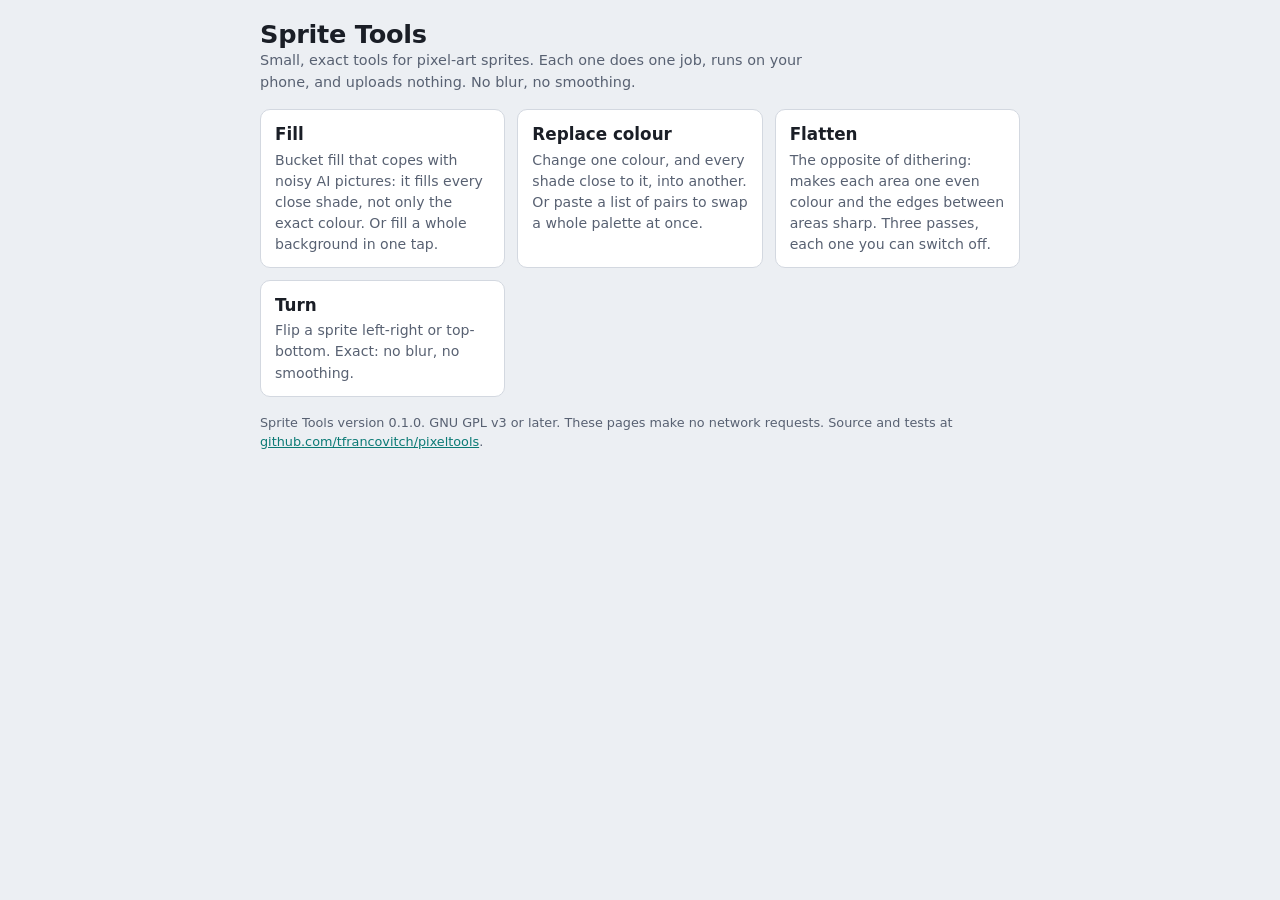
<file: tools/sprite-tools/pages/index.html>
<!doctype html>
<html lang="en">
<head>
<meta charset="utf-8">
<meta name="viewport" content="width=device-width, initial-scale=1, viewport-fit=cover">
<title>Sprite Tools</title>
<!--
  Sprite Tools: the list of tools. Copyright (C) 2026 the pixeltools contributors
  GNU GPL v3 or later; WITHOUT ANY WARRANTY; see https://www.gnu.org/licenses/. Built by web/build.py.
-->
<style>:root{
  --bg:#eceff3; --surface:#ffffff; --fg:#1a1e26; --muted:#586172; --line:#d3d8e0; --accent:#0b7a75; --accent-fg:#ffffff; --bad:#a33a3a;
  --check1:#e4e7ec; --check2:#f6f7f9;
  --font:system-ui,-apple-system,"Segoe UI",Roboto,"Helvetica Neue",Arial,sans-serif;
}
@media (prefers-color-scheme: dark){
  :root:not([data-theme="light"]){--bg:#11151a; --surface:#1a1f27; --fg:#e7eaf0; --muted:#98a2b3; --line:#2b323d; --accent:#3fd0c6; --accent-fg:#06211f; --bad:#f08a8a; --check1:#262c36; --check2:#1e232b; color-scheme:dark;}
}
:root[data-theme="dark"]{--bg:#11151a; --surface:#1a1f27; --fg:#e7eaf0; --muted:#98a2b3; --line:#2b323d; --accent:#3fd0c6; --accent-fg:#06211f; --bad:#f08a8a; --check1:#262c36; --check2:#1e232b; color-scheme:dark;}
*{box-sizing:border-box}
body{background:var(--bg);color:var(--fg);font-family:var(--font);font-size:15px;line-height:1.5;margin:0;
  padding-block:20px 48px;padding-left:max(16px,env(safe-area-inset-left,0px));padding-right:max(16px,env(safe-area-inset-right,0px))}
.wrap{max-width:760px;margin:0 auto;display:flex;flex-direction:column;gap:16px}
header{display:flex;align-items:center;gap:12px}
header svg{flex:none}
h1{font-weight:700;font-size:1.6rem;line-height:1.1;margin:0;letter-spacing:-.01em}
h2{font-size:1.05rem;margin:0;font-weight:700}
.lede{margin:2px 0 0;color:var(--muted);font-size:.9rem;max-width:62ch}
.panel{background:var(--surface);border:1px solid var(--line);border-radius:10px;padding:14px;display:flex;flex-direction:column;gap:14px;min-width:0}
.row{display:flex;flex-wrap:wrap;gap:10px;align-items:center}
button,.btn{font:inherit;font-weight:600;border-radius:8px;border:1px solid var(--line);background:var(--surface);color:var(--fg);padding:10px 14px;min-height:44px;cursor:pointer}
button.primary,.btn.primary{background:var(--accent);color:var(--accent-fg);border-color:var(--accent)}
button:disabled{opacity:.45;cursor:default}
button:focus-visible,input:focus-visible,textarea:focus-visible,label:focus-within,a:focus-visible{outline:3px solid var(--accent);outline-offset:2px}
input[type=file]{position:absolute;width:1px;height:1px;opacity:0;pointer-events:none}
.btn{display:inline-flex;align-items:center;justify-content:center}
.settings{display:grid;grid-template-columns:repeat(auto-fit,minmax(240px,1fr));gap:16px 20px}
.ctl{display:flex;flex-direction:column;gap:6px;min-width:0}
.lbl{font-size:.78rem;font-weight:600;letter-spacing:.06em;text-transform:uppercase;color:var(--muted)}
.hint{font-size:.8rem;color:var(--muted);margin:0}
.seg{display:flex;gap:6px;flex-wrap:wrap}
.seg button[aria-pressed=true],button.toggle[aria-pressed=true]{background:var(--accent);color:var(--accent-fg);border-color:var(--accent)}
.ctl input[type=range]{width:100%;min-height:44px;accent-color:var(--accent)}
.ctl input[type=text],.ctl textarea{font:inherit;width:100%;min-height:44px;padding:8px 10px;border-radius:8px;border:1px solid var(--line);background:var(--bg);color:var(--fg)}
.ctl textarea{min-height:96px;font-family:ui-monospace,Menlo,Consolas,monospace;font-size:.85rem}
.colourrow{display:flex;gap:8px;align-items:center}
.colourrow input[type=color]{width:52px;height:44px;padding:2px;border:1px solid var(--line);border-radius:8px;background:var(--bg)}
.chk{display:flex;align-items:center;gap:10px;min-height:44px;font-size:.95rem}
.chk input{width:22px;height:22px;accent-color:var(--accent)}
.status{margin:0;font-size:.95rem}
.status.bad{color:var(--bad)}
.stage{position:relative;border:1px solid var(--line);border-radius:8px;overflow:hidden;line-height:0;background:repeating-conic-gradient(var(--check1) 0 25%,var(--check2) 0 50%) 0 0/16px 16px}
.stage img{width:100%;height:auto;display:block;image-rendering:pixelated;-webkit-touch-callout:default}
.mark{position:absolute;width:16px;height:16px;margin:-8px 0 0 -8px;border:2px solid #fff;outline:2px solid #000;border-radius:50%;pointer-events:none}
.cap{font-size:.82rem;color:var(--muted);margin:0;font-variant-numeric:tabular-nums}
footer{font-size:.8rem;color:var(--muted)}
footer a,.back{color:var(--accent)}
.tool{display:flex;flex-direction:column;gap:2px;padding:12px 14px;border:1px solid var(--line);border-radius:10px;background:var(--surface);color:var(--fg);text-decoration:none;min-height:44px}
.tool b{font-size:1.05rem}.tool span{font-size:.88rem;color:var(--muted)}
.tools{display:grid;grid-template-columns:repeat(auto-fit,minmax(240px,1fr));gap:12px}
</style>
</head>
<body>
<div class="wrap">
  <header><div><h1>Sprite Tools</h1><p class="lede">Small, exact tools for pixel-art sprites. Each one does one job, runs on your phone, and uploads nothing. No blur, no smoothing.</p></div></header>
  <section class="tools">
    <a class="tool" href="fill.html"><b>Fill</b><span>Bucket fill that copes with noisy AI pictures: it fills every close shade, not only the exact colour. Or fill a whole background in one tap.</span></a>
    <a class="tool" href="replace.html"><b>Replace colour</b><span>Change one colour, and every shade close to it, into another. Or paste a list of pairs to swap a whole palette at once.</span></a>
    <a class="tool" href="flatten.html"><b>Flatten</b><span>The opposite of dithering: makes each area one even colour and the edges between areas sharp. Three passes, each one you can switch off.</span></a>
    <a class="tool" href="turn.html"><b>Turn</b><span>Flip a sprite left-right or top-bottom. Exact: no blur, no smoothing.</span></a>
  </section>
  <footer>Sprite Tools version 0.1.0. GNU GPL v3 or later. These pages make no network requests. Source and tests at <a href="https://github.com/tfrancovitch/pixeltools" target="_blank" rel="noopener">github.com/tfrancovitch/pixeltools</a>.</footer>
</div>
</body>
</html>
</file>
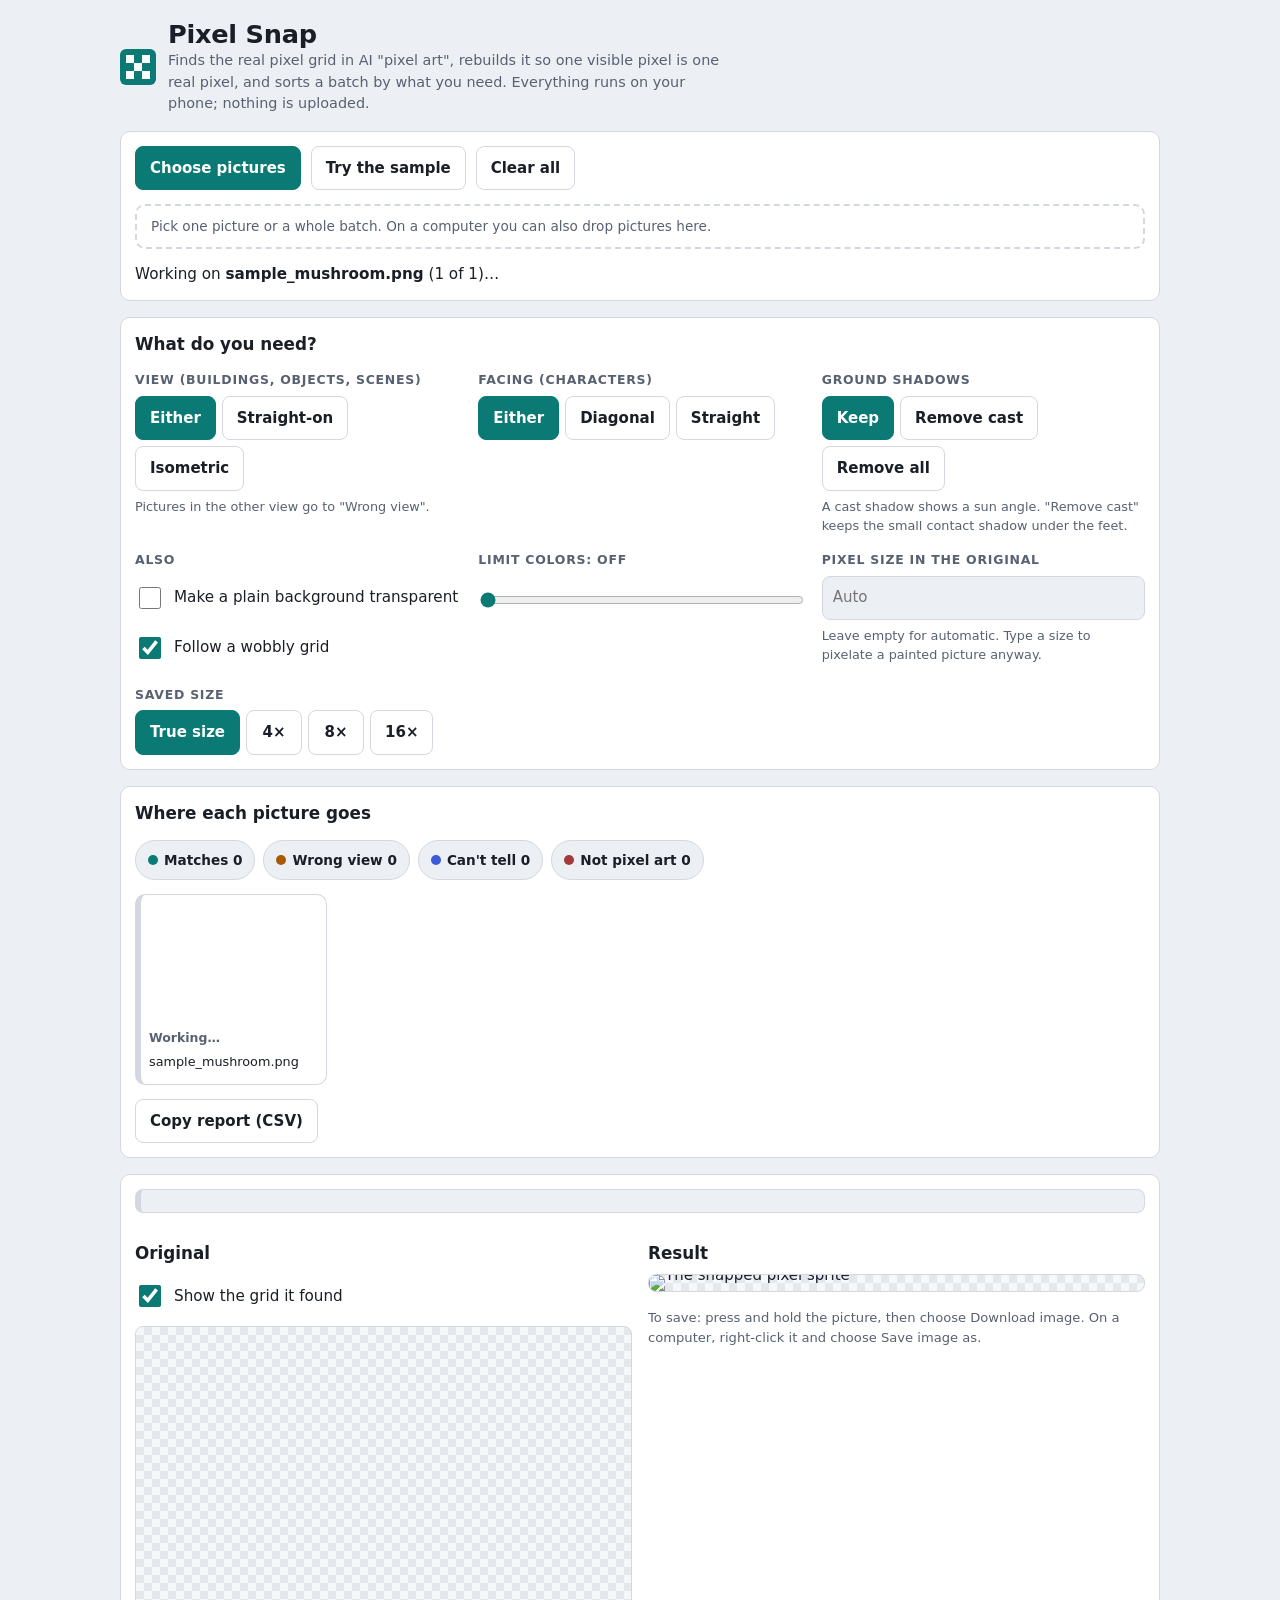
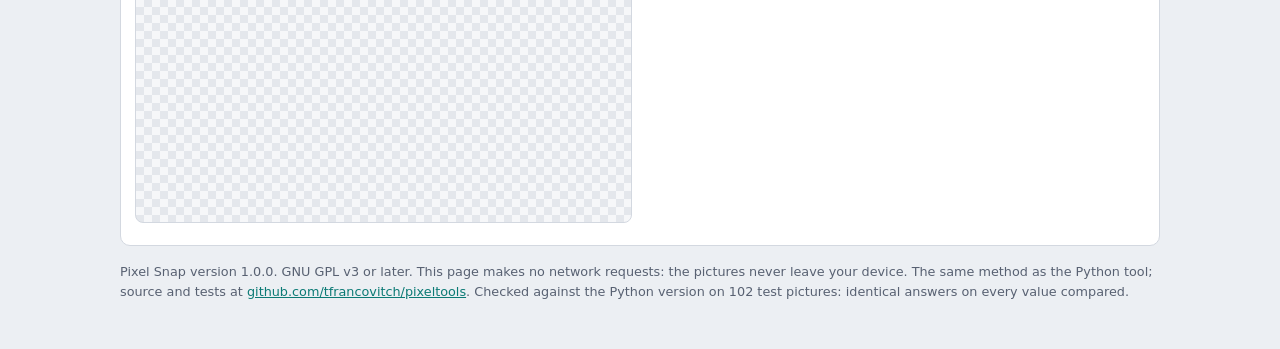
<file: tools/pixel-snap/pixel-snap.html>
<!doctype html>
<html lang="en">
<head>
<meta charset="utf-8">
<meta name="viewport" content="width=device-width, initial-scale=1, viewport-fit=cover">
<title>Pixel Snap</title>
<!--
  Pixel Snap (browser version): turn AI "pixel art" pictures into true pixel sprites, and sort a batch.
  Copyright (C) 2026 the pixeltools contributors

  This program is free software: you can redistribute it and/or modify it under the terms of the GNU General
  Public License as published by the Free Software Foundation, either version 3 of the License, or (at your
  option) any later version. It is distributed WITHOUT ANY WARRANTY; see https://www.gnu.org/licenses/

  One self-contained file: no server, nothing uploaded. Built by web/build_web.py from web/app.template.html
  and web/core.js; the same method as the Python tool (pixel_snap.py), checked on 102 pictures.
-->
<style>
/* Layout: one column on a phone; settings panel, then batch cards, then the picture in detail. Two columns for the detail view from 860px. */
:root{
  --bg:#eceff3; --surface:#ffffff; --fg:#1a1e26; --muted:#586172; --line:#d3d8e0; --accent:#0b7a75; --accent-fg:#ffffff;
  --ok:#0b7a75; --warn:#a85a00; --note:#3b5bdb; --bad:#a33a3a;
  --check1:#e4e7ec; --check2:#f6f7f9;
  --font-display:system-ui,-apple-system,"Segoe UI",Roboto,"Helvetica Neue",Arial,sans-serif; --font-body:system-ui,-apple-system,"Segoe UI",Roboto,"Helvetica Neue",Arial,sans-serif;
}
@media (prefers-color-scheme: dark){
  :root:not([data-theme="light"]){
    --bg:#11151a; --surface:#1a1f27; --fg:#e7eaf0; --muted:#98a2b3; --line:#2b323d; --accent:#3fd0c6; --accent-fg:#06211f;
    --ok:#3fd0c6; --warn:#f0b35a; --note:#8da2ff; --bad:#f08a8a; --check1:#262c36; --check2:#1e232b; color-scheme:dark;
  }
}
:root[data-theme="dark"]{
  --bg:#11151a; --surface:#1a1f27; --fg:#e7eaf0; --muted:#98a2b3; --line:#2b323d; --accent:#3fd0c6; --accent-fg:#06211f;
  --ok:#3fd0c6; --warn:#f0b35a; --note:#8da2ff; --bad:#f08a8a; --check1:#262c36; --check2:#1e232b; color-scheme:dark;
}
*{box-sizing:border-box}
body{background:var(--bg);color:var(--fg);font-family:var(--font-body);font-size:15px;line-height:1.5;margin:0;
  padding-block:20px 48px;padding-left:max(16px,env(safe-area-inset-left,0px));padding-right:max(16px,env(safe-area-inset-right,0px))}
.wrap{max-width:1040px;margin:0 auto;display:flex;flex-direction:column;gap:16px}
header{display:flex;align-items:center;gap:12px}
header svg{flex:none}
h1{font-family:var(--font-display);font-weight:700;font-size:1.6rem;line-height:1.1;margin:0;letter-spacing:-.01em}
h2{font-family:var(--font-display);font-size:1.05rem;margin:0;font-weight:700}
.lede{margin:2px 0 0;color:var(--muted);font-size:.9rem;max-width:62ch}
.panel{background:var(--surface);border:1px solid var(--line);border-radius:10px;padding:14px;display:flex;flex-direction:column;gap:14px;min-width:0}
.row{display:flex;flex-wrap:wrap;gap:10px;align-items:center}
button,.btn{font:inherit;font-weight:600;border-radius:8px;border:1px solid var(--line);background:var(--surface);color:var(--fg);padding:10px 14px;min-height:44px;cursor:pointer}
button.primary,.btn.primary{background:var(--accent);color:var(--accent-fg);border-color:var(--accent)}
button:focus-visible,input:focus-visible,label:focus-within,.card:focus-visible{outline:3px solid var(--accent);outline-offset:2px}
input[type=file]{position:absolute;width:1px;height:1px;opacity:0;pointer-events:none}
.btn{display:inline-flex;align-items:center;justify-content:center}
.drop{border:2px dashed var(--line);border-radius:10px;padding:10px 14px;color:var(--muted);font-size:.85rem}
.drop.over{border-color:var(--accent);color:var(--fg)}
.settings{display:grid;grid-template-columns:repeat(auto-fit,minmax(240px,1fr));gap:16px 20px}
.ctl{display:flex;flex-direction:column;gap:6px;min-width:0}
.lbl{font-size:.78rem;font-weight:600;letter-spacing:.06em;text-transform:uppercase;color:var(--muted)}
.hint{font-size:.8rem;color:var(--muted);margin:0}
.seg{display:flex;gap:6px;flex-wrap:wrap}
.seg button{min-width:56px;font-variant-numeric:tabular-nums}
.seg button[aria-pressed=true]{background:var(--accent);color:var(--accent-fg);border-color:var(--accent)}
.ctl input[type=number]{font:inherit;width:100%;min-height:44px;padding:8px 10px;border-radius:8px;border:1px solid var(--line);background:var(--bg);color:var(--fg);font-variant-numeric:tabular-nums}
.ctl input[type=range]{width:100%;min-height:44px;accent-color:var(--accent)}
.chk{display:flex;align-items:center;gap:10px;min-height:44px;font-size:.95rem}
.chk input{width:22px;height:22px;accent-color:var(--accent)}
.status{margin:0;font-size:.95rem}
.chips{display:flex;flex-wrap:wrap;gap:8px}
.chip{font-size:.85rem;font-weight:600;padding:8px 12px;border-radius:999px;border:1px solid var(--line);background:var(--bg);min-height:40px;display:inline-flex;align-items:center;gap:6px}
.chip[aria-pressed=true]{outline:2px solid var(--accent)}
.dot{width:10px;height:10px;border-radius:50%;display:inline-block}
.f-matches{--c:var(--ok)} .f-mismatches{--c:var(--warn)} .f-cant-tell{--c:var(--note)} .f-not-pixel-art{--c:var(--bad)}
.dot{background:var(--c)}
.grid{display:grid;grid-template-columns:repeat(auto-fill,minmax(168px,1fr));gap:12px}
.card{border:1px solid var(--line);border-left:6px solid var(--c,var(--line));border-radius:10px;background:var(--surface);padding:8px;display:flex;flex-direction:column;gap:6px;cursor:pointer;min-width:0;text-align:left;font-weight:400}
.card[aria-current=true]{outline:3px solid var(--accent)}
.card .thumb{height:120px;display:flex;align-items:center;justify-content:center;border-radius:6px;overflow:hidden;background:repeating-conic-gradient(var(--check1) 0 25%,var(--check2) 0 50%) 0 0/12px 12px}
.card .thumb img{max-width:100%;max-height:100%;image-rendering:pixelated}
.card .name{font-size:.8rem;overflow-wrap:anywhere;line-height:1.25}
.card .tag{font-size:.78rem;font-weight:600;color:var(--c,var(--muted))}
.card .why{font-size:.76rem;color:var(--muted);line-height:1.3}
.verdict{display:flex;flex-direction:column;gap:2px;border:1px solid var(--line);border-left:6px solid var(--c,var(--line));border-radius:8px;padding:10px 12px;background:var(--bg)}
.verdict strong{font-family:var(--font-display);font-size:1.05rem}
.verdict span{font-size:.88rem;color:var(--muted)}
.facts{display:grid;grid-template-columns:repeat(auto-fit,minmax(220px,1fr));gap:8px 16px;margin:0;padding:0;list-style:none}
.facts li{font-size:.88rem;display:flex;flex-direction:column;min-width:0}
.facts b{font-size:.74rem;letter-spacing:.06em;text-transform:uppercase;color:var(--muted);font-weight:600}
.views{display:grid;grid-template-columns:1fr;gap:16px}
@media (min-width:860px){.views{grid-template-columns:1fr 1fr;align-items:start}}
.view{display:flex;flex-direction:column;gap:8px;min-width:0}
.cap{font-size:.82rem;color:var(--muted);margin:0;font-variant-numeric:tabular-nums}
.frame{border:1px solid var(--line);border-radius:8px;overflow:hidden;line-height:0;background:repeating-conic-gradient(var(--check1) 0 25%,var(--check2) 0 50%) 0 0/16px 16px}
.frame canvas,.frame img{width:100%;height:auto;display:block;max-width:100%}
#result{image-rendering:pixelated;-webkit-touch-callout:default}
table.clues{border-collapse:collapse;font-size:.84rem;font-variant-numeric:tabular-nums}
table.clues td{padding:2px 12px 2px 0}
.empty{color:var(--muted);font-size:.9rem;margin:0}
footer{font-size:.8rem;color:var(--muted)}
footer a{color:var(--accent)}
</style>
</head>
<body>
<div class="wrap">
  <header>
    <svg width="36" height="36" viewBox="0 0 36 36" aria-hidden="true">
      <rect width="36" height="36" rx="6" fill="var(--accent)"/>
      <g fill="var(--accent-fg)"><rect x="6" y="6" width="8" height="8"/><rect x="22" y="6" width="8" height="8"/><rect x="14" y="14" width="8" height="8"/><rect x="6" y="22" width="8" height="8"/><rect x="22" y="22" width="8" height="8"/></g>
    </svg>
    <div>
      <h1>Pixel Snap</h1>
      <p class="lede">Finds the real pixel grid in AI "pixel art", rebuilds it so one visible pixel is one real pixel, and sorts a batch by what you need. Everything runs on your phone; nothing is uploaded.</p>
    </div>
  </header>

  <section class="panel" aria-label="Add pictures">
    <div class="row">
      <label class="btn primary" for="file">Choose pictures</label>
      <input id="file" type="file" accept="image/*" multiple>
      <button id="sampleBtn" type="button">Try the sample</button>
      <button id="clearBtn" type="button">Clear all</button>
    </div>
    <div class="drop" id="drop">Pick one picture or a whole batch. On a computer you can also drop pictures here.</div>
    <p class="status" id="status" role="status">Starting…</p>
  </section>

  <section class="panel" aria-label="What you need">
    <h2>What do you need?</h2>
    <div class="settings">
      <div class="ctl">
        <span class="lbl">View (buildings, objects, scenes)</span>
        <div class="seg" id="segView" role="group" aria-label="View wanted">
          <button type="button" data-v="either" aria-pressed="true">Either</button>
          <button type="button" data-v="orthogonal" aria-pressed="false">Straight-on</button>
          <button type="button" data-v="isometric" aria-pressed="false">Isometric</button>
        </div>
        <p class="hint">Pictures in the other view go to "Wrong view".</p>
      </div>
      <div class="ctl">
        <span class="lbl">Facing (characters)</span>
        <div class="seg" id="segFacing" role="group" aria-label="Facing wanted">
          <button type="button" data-v="either" aria-pressed="true">Either</button>
          <button type="button" data-v="diagonal" aria-pressed="false">Diagonal</button>
          <button type="button" data-v="cardinal" aria-pressed="false">Straight</button>
        </div>
        <p class="hint" id="facingHint">The tool cannot judge which way a character faces yet, so with a facing chosen every character goes to "Can't tell".</p>
      </div>
      <div class="ctl">
        <span class="lbl">Ground shadows</span>
        <div class="seg" id="segShadows" role="group" aria-label="Ground shadows">
          <button type="button" data-v="keep" aria-pressed="true">Keep</button>
          <button type="button" data-v="remove-cast" aria-pressed="false">Remove cast</button>
          <button type="button" data-v="remove-all" aria-pressed="false">Remove all</button>
        </div>
        <p class="hint">A cast shadow shows a sun angle. "Remove cast" keeps the small contact shadow under the feet.</p>
      </div>
      <div class="ctl">
        <span class="lbl">Also</span>
        <label class="chk"><input id="transparent" type="checkbox"> Make a plain background transparent</label>
        <label class="chk"><input id="wobble" type="checkbox" checked> Follow a wobbly grid</label>
      </div>
      <div class="ctl">
        <label class="lbl" for="colors">Limit colors: <span id="colorsOut">off</span></label>
        <input id="colors" type="range" min="0" max="64" step="1" value="0">
      </div>
      <div class="ctl">
        <label class="lbl" for="cell">Pixel size in the original</label>
        <input id="cell" type="number" min="1" max="300" step="0.01" inputmode="decimal" placeholder="Auto">
        <p class="hint">Leave empty for automatic. Type a size to pixelate a painted picture anyway.</p>
      </div>
      <div class="ctl">
        <span class="lbl">Saved size</span>
        <div class="seg" id="segScale" role="group" aria-label="Saved size">
          <button type="button" data-v="1" aria-pressed="true">True size</button>
          <button type="button" data-v="4" aria-pressed="false">4×</button>
          <button type="button" data-v="8" aria-pressed="false">8×</button>
          <button type="button" data-v="16" aria-pressed="false">16×</button>
        </div>
      </div>
    </div>
  </section>

  <section class="panel" aria-label="Results" id="resultsPanel" hidden>
    <h2>Where each picture goes</h2>
    <div class="chips" id="chips"></div>
    <div class="grid" id="cards"></div>
    <div class="row">
      <button id="copyCsv" type="button">Copy report (CSV)</button>
      <span class="hint" id="copyNote"></span>
    </div>
  </section>

  <section class="panel" aria-label="Picture in detail" id="detail" hidden>
    <div class="verdict" id="verdict"><strong id="vTitle"></strong><span id="vWhy"></span></div>
    <ul class="facts" id="facts"></ul>
    <div class="views">
      <section class="view" aria-label="Original">
        <h2>Original</h2>
        <label class="chk"><input id="overlay" type="checkbox" checked> Show the grid it found</label>
        <div class="frame"><canvas id="orig" width="4" height="4"></canvas></div>
        <p class="cap" id="origCap"></p>
      </section>
      <section class="view" aria-label="Result">
        <h2>Result</h2>
        <div class="frame"><img id="result" alt="The snapped pixel sprite"></div>
        <p class="cap" id="resCap"></p>
        <p class="cap">To save: press and hold the picture, then choose Download image. On a computer, right-click it and choose Save image as.</p>
      </section>
    </div>
    <div id="cluesBox" hidden>
      <h2>Facing clues (measured, not decided)</h2>
      <table class="clues" id="clues"></table>
    </div>
  </section>

  <footer>
    Pixel Snap version 1.0.0. GNU GPL v3 or later. This page makes no network requests: the pictures never leave your device. The same method as the Python tool; source and tests at <a href="https://github.com/tfrancovitch/pixeltools" target="_blank" rel="noopener">github.com/tfrancovitch/pixeltools</a>.
    Checked against the Python version on 102 test pictures: identical answers on every value compared.
  </footer>
</div>

<script id="core-src">/* Pixel Snap core (JavaScript): the same method as the Python tool, with no page code in it.
 * Copyright (C) 2026 the pixeltools contributors. Licensed under the GNU GPL v3 or later.
 *
 * Every function mirrors one in pixel_snap.py, framing.py, subject.py, viewcheck.py, shadow.py, facing.py
 * or sorting.py. The tuning numbers are copied from tuning.py by build_web.py (never edited by hand).
 * An image is {w, h, data: Uint8ClampedArray of RGBA}. Check it against the Python tool with
 * eval/web_parity.js.
 */
(function (root) {
'use strict';

const T = /*TUNING_START*/{
 "GRID_MIN_PIXEL": 2.0,
 "GRID_MAX_FRACTION": 0.16666666666666666,
 "GRID_SIZE_STEP": 1.001,
 "GRID_HARMONICS": 10,
 "GRID_LAG_LIMIT": 0.7,
 "GRID_MIN_LAGS": 6,
 "GRID_DETREND_WINDOW": 33,
 "GRID_SMALLEST_FIT": 0.8,
 "GRID_REFINE_LOW": 0.985,
 "GRID_REFINE_HIGH": 1.0151,
 "GRID_REFINE_STEP": 0.0001,
 "GRID_WINDOW_RANGE": 1.06,
 "MIN_GRID_SCORE": 0.15,
 "NOISE_FACTOR": 3.5,
 "COLOUR_MERGE_TOLERANCE": 14.0,
 "VIEW_SIDE": 512,
 "VIEW_MIN_SIDE": 384,
 "VIEW_GRAD_SIGMA": 1.0,
 "VIEW_CELL_BLUR": 0.7,
 "VIEW_CELL_MIN_FLATNESS": 0.92,
 "VIEW_CELL_WINDOW": 2.5,
 "VIEW_WINDOW_FRACTION": 0.008,
 "VIEW_COHERENCE_MIN": 0.8,
 "VIEW_ENERGY_PERCENTILE": 60,
 "VIEW_MIN_COVERAGE": 0.002,
 "VIEW_AXIS_TOLERANCE": 6,
 "VIEW_ISO_MIN_DEG": 23,
 "VIEW_ISO_MAX_DEG": 34,
 "VIEW_MAX_ENTROPY": 0.92,
 "ISO_DIAGONAL_MARGIN": 0.05,
 "ISO_BOTH_FAMILIES_MIN": 0.045,
 "ORTHO_AXIS_MIN": 0.45,
 "BG_BORDER_BAND": 0.02,
 "BG_BORDER_MIN_PX": 2,
 "BG_TOLERANCE": 40,
 "BG_FIT_ROUNDS": 3,
 "SUBJECT_DISTANCE": 60,
 "MASK_MAX_SIDE": 256,
 "SPECK_SHARE": 0.002,
 "FRAMING_UNIFORM_MIN": 0.8,
 "FRAMING_SUBJECT_MAX": 0.9,
 "TRANSPARENT_TOLERANCE": 40,
 "EDGE_GAPS": [
  1,
  3
 ],
 "GRID_WEAK_SCORE": 0.1,
 "GRID_WEAK_MIN_CELLS": 32,
 "GRID_WEAK_AGREE": 0.08,
 "GRID_SQUARE_TOLERANCE": 0.15,
 "FLAT_STRONG": 0.9,
 "FLAT_NONE": 0.72,
 "SUBJECT_BUILDING_ASPECT_MAX": 1.3,
 "SUBJECT_BUILDING_BASE_MAX": 0.05,
 "SUBJECT_BUILDING_TOP_MAX": 0.7,
 "SUBJECT_CHARACTER_ASPECT_MIN": 1.4,
 "SHADOW_K_MIN": 0.45,
 "SHADOW_K_MAX": 0.92,
 "SHADOW_CHROMA_DEV": 0.2,
 "SHADOW_MIN_GROUND": 20,
 "SHADOW_MIN_CELLS": 6,
 "SHADOW_PIECE_SHARE": 0.008,
 "SHADOW_MIN_SHARE": 0.03,
 "SHADOW_BASE_ALLOWANCE": 0.15,
 "SHADOW_REACH": 0.6,
 "SHADOW_FLAT_STD": 0.1,
 "SHADOW_GROUND_CONTACT": 0.25,
 "SHADOW_WHITE_GROUND": 235,
 "SHADOW_MAX_SHARE": 0.5,
 "SHADOW_MIN_ASPECT": 1.0,
 "SHADOW_CAST_OFFSET": 0.2,
 "SHADOW_CAST_ASYMMETRY": 0.25,
 "SHADOW_REMOVE_K_MAX": 0.97,
 "MIN_PICTURE_SIDE": 16
}/*TUNING_END*/;

/* ---------------------------------------------------------------- small helpers */

function pyRound(x) {                       // Python's round(): halves go to the even number
  const f = Math.floor(x), d = x - f;
  if (d < 0.5) return f;
  if (d > 0.5) return f + 1;
  return f % 2 === 0 ? f : f + 1;
}
function median(values) {                   // numpy.median
  const a = Float64Array.from(values).sort();
  const n = a.length, m = n >> 1;
  return n % 2 ? a[m] : (a[m - 1] + a[m]) / 2;
}
function percentile(sortedAsc, q) {         // numpy.percentile (linear), on already sorted data
  const idx = (q / 100) * (sortedAsc.length - 1), lo = Math.floor(idx), hi = Math.ceil(idx);
  return sortedAsc[lo] + (sortedAsc[hi] - sortedAsc[lo]) * (idx - lo);
}
function interp(a, x) {                     // numpy.interp on an array indexed 0..n-1, clamped at the ends
  const n = a.length;
  if (x <= 0) return a[0];
  if (x >= n - 1) return a[n - 1];
  const i = Math.floor(x), f = x - i;
  return a[i] * (1 - f) + a[i + 1] * f;
}
function interpCurve(ps, ss, p) {           // _curve_at: interpolate a (sizes, scores) curve on a log scale
  if (p < ps[0] || p > ps[ps.length - 1]) return null;
  const lx = Math.log(p);
  let lo = 0, hi = ps.length - 1;
  while (hi - lo > 1) { const mid = (lo + hi) >> 1; if (Math.log(ps[mid]) <= lx) lo = mid; else hi = mid; }
  const x0 = Math.log(ps[lo]), x1 = Math.log(ps[hi]);
  return x1 === x0 ? ss[lo] : ss[lo] + (ss[hi] - ss[lo]) * (lx - x0) / (x1 - x0);
}
function fmt(x, d) { return x.toFixed(d); }

/* ---------------------------------------------------------------- finding the grid */

function edgeProfile(img, axis, gaps) {
  const { w, h, data } = img;
  const n = axis === 0 ? w : h, other = axis === 0 ? h : w;
  const step = Math.max(1, Math.floor(other / 600));
  let rows = 0;
  for (let r = 0; r < other; r += step) rows++;
  const e = new Float64Array(n);
  for (const d of gaps) {
    const half = (d - 1) >> 1;
    if (n <= d) continue;
    const lo = half + 1, hi = n - half;
    const sum = new Float64Array(n);
    for (let r = 0; r < other; r += step) {
      for (let i = lo; i < hi; i++) {
        const ia = axis === 0 ? (r * w + i + half) * 4 : ((i + half) * w + r) * 4;
        const ib = axis === 0 ? (r * w + i - 1 - half) * 4 : ((i - 1 - half) * w + r) * 4;
        sum[i] += Math.abs(data[ia] - data[ib]) + Math.abs(data[ia + 1] - data[ib + 1]) + Math.abs(data[ia + 2] - data[ib + 2]);
      }
    }
    for (let i = lo; i < hi; i++) e[i] += sum[i] / rows;
  }
  return e;
}

function smooth(e, k) {
  const n = e.length, out = new Float64Array(n);
  for (let i = 0; i < n; i++) {
    let num = 0, den = 0;
    for (let d = -k; d <= k; d++) {
      const j = i + d;
      if (j < 1 || j >= n) continue;          // line 0 is excluded (m[0] = 0), as is anything off the ends
      const wt = k + 1 - Math.abs(d);
      num += e[j] * wt; den += wt;
    }
    out[i] = num / Math.max(den, 1e-12);
  }
  return out;
}

function meanOf(e) { let s = 0; for (let i = 1; i < e.length; i++) s += e[i]; return e.length > 1 ? s / (e.length - 1) : 0; }

function bestPhase(a, p, mean, step) {
  const n = a.length, count = Math.ceil(p / step);
  const kmax = Math.floor(n / p) + 2;
  let best = -Infinity, bo = 0;
  for (let i = 0; i < count; i++) {
    const off = i * step;
    let tot = 0, cnt = 0;
    for (let k = 0; k < kmax; k++) {
      const x = off + k * p;
      if (x >= 1 && x < n - 1) { tot += interp(a, x); cnt++; }
    }
    const sc = cnt > 0 ? tot / cnt / mean : 0;
    if (sc > best) { best = sc; bo = off; }
  }
  return [best, bo];
}

function combCurve(e) {
  const n = e.length - 1;
  const x = new Float64Array(n);
  for (let i = 0; i < n; i++) x[i] = Math.sqrt(e[i + 1]);
  const cs = new Float64Array(n + 1);
  for (let i = 0; i < n; i++) cs[i + 1] = cs[i] + x[i];
  const win = T.GRID_DETREND_WINDOW, half = Math.floor(win / 2);
  const d = new Float64Array(n);
  for (let i = 0; i < n; i++) {
    const lo = Math.max(0, Math.min(n, i - half)), hi = Math.max(0, Math.min(n, i + half + 1));
    d[i] = x[i] - (cs[hi] - cs[lo]) / (hi - lo);
  }
  const L = Math.min(n - 1, Math.floor(T.GRID_LAG_LIMIT * n) + 3);
  const raw = new Float64Array(L + 1);
  for (let l = 0; l <= L; l++) { let t = 0; for (let i = 0; i + l < n; i++) t += d[i] * d[i + l]; raw[l] = t; }
  if (!(raw[0] > 0)) return { ps: [], ss: [] };
  const ac = new Float64Array(L + 1);
  for (let l = 0; l <= L; l++) ac[l] = raw[l] / raw[0] * n / (n - l);
  const acs = new Float64Array(L + 1);
  acs[0] = 0.5 * ac[0] + 0.25 * ac[1];
  for (let l = 1; l < L; l++) acs[l] = 0.25 * ac[l - 1] + 0.5 * ac[l] + 0.25 * ac[l + 1];
  acs[L] = 0.25 * ac[L - 1] + 0.5 * ac[L];
  const ps = [], ss = [];
  let p = T.GRID_MIN_PIXEL;
  const maxP = Math.max(3.0, n * T.GRID_MAX_FRACTION);
  while (p <= maxP) {
    const lags = [];
    for (let k = 1; k <= T.GRID_HARMONICS; k++) { const lag = k * p; if (lag < T.GRID_LAG_LIMIT * n) lags.push(lag); }
    if (lags.length < T.GRID_MIN_LAGS) break;
    let on = 0, off = 0;
    for (const lag of lags) { on += interp(acs, lag); off += interp(acs, lag - p / 2); }
    ps.push(p); ss.push((on - off) / lags.length);
    p *= T.GRID_SIZE_STEP;
  }
  return { ps, ss };
}

function thresholds(n) {
  const strong = Math.max(T.MIN_GRID_SCORE, T.NOISE_FACTOR / Math.sqrt(n));
  return [strong, strong * T.GRID_WEAK_SCORE / T.MIN_GRID_SCORE];
}

function refineAt(eFine, p0) {
  const a1 = smooth(eFine, 1), meanFine = meanOf(eFine);
  let best = [-1.0, p0, 0.0];
  const count = Math.ceil((T.GRID_REFINE_HIGH - T.GRID_REFINE_LOW) / T.GRID_REFINE_STEP);
  for (let i = 0; i < count; i++) {
    const pp = p0 * (T.GRID_REFINE_LOW + i * T.GRID_REFINE_STEP);
    const [sc, o] = bestPhase(a1, pp, meanFine, 0.25);
    if (sc > best[0]) best = [sc, pp, o];
  }
  return [best[1], best[2]];
}

function axisFrom(e, eFine, p0, score, curve, judgedOn, n) {
  const [p, off] = refineAt(eFine, p0);
  const [strong, weak] = thresholds(n || e.length);
  const j = judgedOn === undefined || judgedOn === null ? score : judgedOn;
  return { p, off, score, ok: j >= strong, borrowed: false, weak: weak <= j && j < strong, disagree: false, curve };
}

function detectAxis(e, eFine) {
  if (!eFine) eFine = e;
  const mean = meanOf(e);
  if (!(mean > 1e-6)) return { p: 1, off: 0, score: 0, ok: false, borrowed: false, weak: false, disagree: false, curve: null };
  let { ps, ss } = combCurve(e);
  if (!ps.length) return { p: 1, off: 0, score: 0, ok: false, borrowed: false, weak: false, disagree: false, curve: null };
  if (eFine !== e) {
    const c2 = combCurve(eFine);
    const n = Math.min(ps.length, c2.ps.length);
    ps = ps.slice(0, n);
    ss = ss.slice(0, n).map((v, i) => Math.max(v, c2.ss[i]));
  }
  let smax = -Infinity;
  for (const v of ss) if (v > smax) smax = v;
  let first = 0;
  while (first < ss.length && !(ss[first] >= T.GRID_SMALLEST_FIT * smax)) first++;
  if (first >= ss.length) first = 0;
  let pick = -1, pv = -9;
  for (let i = first; i < ps.length && ps[i] <= ps[first] * T.GRID_WINDOW_RANGE; i++) {
    if (ss[i] > pv) { pv = ss[i]; pick = i; }
  }
  if (pick < 0) pick = first;
  return axisFrom(e, eFine, ps[pick], smax, { ps, ss });
}

function reconcileSquare(dx, dy, wx, wy, ex, ey) {
  if (!dx.curve || !dy.curve) return [dx, dy];
  if (!(dx.ok || dy.ok)) return [dx, dy];
  if (dx.ok !== dy.ok && !(dx.ok ? dy.weak : dx.weak)) return [dx, dy];
  if (Math.abs(dx.p - dy.p) / ((dx.p + dy.p) / 2) <= T.GRID_SQUARE_TOLERANCE) return [dx, dy];
  const cands = new Set();
  for (const v of [dx.p, dy.p]) for (const k of [1, 2, 3]) if (v / k >= T.GRID_MIN_PIXEL) cands.add(Math.round(v / k * 1000) / 1000);
  const scored = [];
  for (const c of [...cands].sort((a, b) => a - b)) {
    const sx = interpCurve(dx.curve.ps, dx.curve.ss, c), sy = interpCurve(dy.curve.ps, dy.curve.ss, c);
    if (sx === null || sy === null) continue;
    scored.push([c, sx, sy, sx + sy]);
  }
  if (!scored.length) return [dx, dy];
  let top = -Infinity;
  for (const s of scored) if (s[3] > top) top = s[3];
  const chosen = scored.find(s => s[3] >= T.GRID_SMALLEST_FIT * top);
  const [c, sx, sy] = chosen;
  const n = Math.min(wx.length, wy.length);
  const [, weak] = thresholds(n);
  const resolved = Math.min(sx, sy) >= weak;
  const ax = axisFrom(wx, ex, c, sx, dx.curve, Math.max(sx, sy), n);
  const ay = axisFrom(wy, ey, c, sy, dy.curve, Math.max(sx, sy), n);
  if (!resolved) {
    const both = Math.max(dx.score, dy.score);
    for (const k of [2, 3]) {
      if (Math.abs(dx.p - k * dy.p) / ((dx.p + k * dy.p) / 2) <= T.GRID_SQUARE_TOLERANCE)
        return [axisFrom(wx, ex, dx.p, dx.score, dx.curve, both, n), axisFrom(wy, ey, k * dy.p, dy.score, dy.curve, both, n)];
      if (Math.abs(dy.p - k * dx.p) / ((dy.p + k * dx.p) / 2) <= T.GRID_SQUARE_TOLERANCE)
        return [axisFrom(wx, ex, k * dx.p, dx.score, dx.curve, both, n), axisFrom(wy, ey, dy.p, dy.score, dy.curve, both, n)];
    }
    for (const a of [ax, ay]) { a.weak = Math.max(sx, sy) >= weak; a.ok = false; a.disagree = true; }
  }
  return [ax, ay];
}

function fitPhase(e, p) {
  const mean = meanOf(e);
  if (!(mean > 1e-6)) return { p, off: 0, score: 0, ok: true, borrowed: false, weak: false, disagree: false, curve: null };
  const [s, o] = bestPhase(smooth(e, 1), p, mean, 0.25);
  return { p, off: o, score: s, ok: true, borrowed: false, weak: false, disagree: false, curve: null };
}

function makeBounds(e, p, off, n, follow) {
  const s = smooth(e, 1);
  let pos = [];
  let x = ((off % p) + p) % p;
  while (x < n) { if (x > 0.01 && x < n - 0.01) pos.push(x); x += p; }
  if (pos.length && pos[0] < 0.5 * p) pos.shift();
  if (pos.length && n - pos[pos.length - 1] < 0.5 * p) pos.pop();
  let lineMean = 0;
  if (pos.length) { for (const q of pos) lineMean += interp(s, q); lineMean /= pos.length; }
  const w = Math.max(1, Math.floor(0.3 * p));
  const out = [0];
  for (const q of pos) {
    let v = Math.floor(q + 0.5);
    if (follow && p >= 3) {
      const lo = Math.max(1, v - w), hi = Math.min(n - 1, v + w);
      let bi = lo, bv = -Infinity;
      for (let i = lo; i <= hi; i++) if (s[i] > bv) { bv = s[i]; bi = i; }
      if (bv >= 0.5 * lineMean) v = bi;
    }
    if (out[out.length - 1] < v && v < n) out.push(v);
  }
  out.push(n);
  return out;
}

function cellFlatness(img, bx, by) {
  const { w, h, data } = img;
  const cx = new Int32Array(w), cy = new Int32Array(h);
  for (let x = 0, c = 0; x < w; x++) { while (c + 1 < bx.length - 1 && bx[c + 1] <= x) c++; cx[x] = c; }
  for (let y = 0, c = 0; y < h; y++) { while (c + 1 < by.length - 1 && by[c + 1] <= y) c++; cy[y] = c; }
  const ncx = bx.length - 1, ncy = by.length - 1, ncell = ncx * ncy;
  const N = w * h, step = Math.max(1, Math.floor(N / 400000));
  const cnt = new Float64Array(ncell), sums = [new Float64Array(ncell), new Float64Array(ncell), new Float64Array(ncell)];
  const mean = [0, 0, 0];
  let m = 0;
  for (let t = 0; t < N; t += step) {
    const y = (t / w) | 0, x = t - y * w, ci = cy[y] * ncx + cx[x], o = t * 4;
    cnt[ci]++; m++;
    for (let c = 0; c < 3; c++) { sums[c][ci] += data[o + c]; mean[c] += data[o + c]; }
  }
  for (let c = 0; c < 3; c++) mean[c] /= m;
  let total = 0, within = 0;
  for (let t = 0; t < N; t += step) {
    const y = (t / w) | 0, x = t - y * w, ci = cy[y] * ncx + cx[x], o = t * 4;
    for (let c = 0; c < 3; c++) {
      const v = data[o + c], cm = sums[c][ci] / Math.max(cnt[ci], 1);
      total += (v - mean[c]) * (v - mean[c]);
      within += (v - cm) * (v - cm);
    }
  }
  return 1 - within / Math.max(total, 1e-9);
}

function sampleCells(img, bx, by) {
  const { w: W, data } = img;
  const w = bx.length - 1, h = by.length - 1;
  const out = new Uint8ClampedArray(w * h * 4);
  const R = new Uint8Array(500), G = new Uint8Array(500), B = new Uint8Array(500);
  for (let cy = 0; cy < h; cy++) {
    const y0 = by[cy], y1 = by[cy + 1];
    let iy = (y1 - y0) >> 2;
    if (y1 - y0 - 2 * iy < 1) iy = 0;
    for (let cx = 0; cx < w; cx++) {
      const x0 = bx[cx], x1 = bx[cx + 1];
      let ix = (x1 - x0) >> 2;
      if (x1 - x0 - 2 * ix < 1) ix = 0;
      const xa = x0 + ix, xb = x1 - ix, ya = y0 + iy, yb = y1 - iy;
      const sx = Math.max(1, Math.ceil((xb - xa) / 20)), sy = Math.max(1, Math.ceil((yb - ya) / 20));
      let n = 0, total = 0;
      for (let y = ya; y < yb; y += sy) {
        for (let x = xa; x < xb; x += sx) {
          const i = (y * W + x) * 4;
          total++;
          if (data[i + 3] >= 128) { R[n] = data[i]; G[n] = data[i + 1]; B[n] = data[i + 2]; n++; }
        }
      }
      const o = (cy * w + cx) * 4;
      if (n === 0 || n < total / 2) continue;
      const mid = n >> 1;
      out[o] = R.subarray(0, n).sort()[mid];
      out[o + 1] = G.subarray(0, n).sort()[mid];
      out[o + 2] = B.subarray(0, n).sort()[mid];
      out[o + 3] = 255;
    }
  }
  return { w, h, data: out };
}

/* ---------------------------------------------------------------- colours */

function colourCounts(img) {
  const m = new Map();
  const d = img.data;
  for (let i = 0; i < d.length; i += 4) {
    if (d[i + 3] < 128) continue;
    const key = (d[i] << 16) | (d[i + 1] << 8) | d[i + 2];
    m.set(key, (m.get(key) || 0) + 1);
  }
  return m;
}
function countColours(img) { return colourCounts(img).size; }
function applyLut(img, lut) {
  const d = img.data;
  for (let i = 0; i < d.length; i += 4) {
    if (d[i + 3] < 128) continue;
    const q = lut.get((d[i] << 16) | (d[i + 1] << 8) | d[i + 2]);
    d[i] = q[0]; d[i + 1] = q[1]; d[i + 2] = q[2];
  }
}
function sortedByCount(m) {            // most common first; ties by colour value (numpy.unique order, then a stable sort)
  return [...m.entries()].sort((a, b) => b[1] - a[1] || a[0] - b[0]);
}
function mergeSimilar(img, tol) {
  const cols = sortedByCount(colourCounts(img)).map(([k]) => [k >> 16, (k >> 8) & 255, k & 255, k]);
  const reps = [], lut = new Map(), t2 = tol * tol;
  for (const c of cols) {
    let hit = null;
    for (const r of reps) {
      const dr = c[0] - r[0], dg = c[1] - r[1], db = c[2] - r[2];
      if (dr * dr + dg * dg + db * db <= t2) { hit = r; break; }
    }
    if (!hit) { reps.push(c); hit = c; }
    lut.set(c[3], [hit[0], hit[1], hit[2]]);
  }
  applyLut(img, lut);
}
function quantize(img, k) {
  const entries = sortedByCount(colourCounts(img));
  if (entries.length <= k) return;
  const n = entries.length;
  const keys = entries.map(e => e[0]), counts = entries.map(e => e[1]);
  const cols = keys.map(key => [key >> 16, (key >> 8) & 255, key & 255]);
  const d2 = (a, b) => (a[0] - b[0]) ** 2 + (a[1] - b[1]) ** 2 + (a[2] - b[2]) ** 2;
  const cen = [cols[0].slice()];
  const dm = new Float64Array(n).fill(Infinity);
  while (cen.length < k) {
    const last = cen[cen.length - 1];
    let bi = 0, bv = -Infinity;
    for (let i = 0; i < n; i++) {
      const dd = d2(cols[i], last);
      if (dd < dm[i]) dm[i] = dd;
      const v = dm[i] * Math.sqrt(counts[i]);
      if (v > bv) { bv = v; bi = i; }
    }
    cen.push(cols[bi].slice());
  }
  const asg = new Int32Array(n);
  const assign = () => {
    for (let i = 0; i < n; i++) {
      let bj = 0, bd = Infinity;
      for (let j = 0; j < cen.length; j++) { const dd = d2(cols[i], cen[j]); if (dd < bd) { bd = dd; bj = j; } }
      asg[i] = bj;
    }
  };
  for (let it = 0; it < 12; it++) {
    assign();
    for (let j = 0; j < cen.length; j++) {
      let s0 = 0, s1 = 0, s2 = 0, sw = 0;
      for (let i = 0; i < n; i++) if (asg[i] === j) { s0 += cols[i][0] * counts[i]; s1 += cols[i][1] * counts[i]; s2 += cols[i][2] * counts[i]; sw += counts[i]; }
      if (sw) cen[j] = [s0 / sw, s1 / sw, s2 / sw];
    }
  }
  assign();
  const lut = new Map();
  for (let i = 0; i < n; i++) { const q = cen[asg[i]]; lut.set(keys[i], [pyRound(q[0]), pyRound(q[1]), pyRound(q[2])]); }
  applyLut(img, lut);
}

/* ---------------------------------------------------------------- background and framing */

function components(mask, w, h) {          // 8-neighbour blobs of a Uint8Array mask; each blob is an array of cell indices
  const seen = new Uint8Array(w * h), out = [];
  for (let start = 0; start < w * h; start++) {
    if (!mask[start] || seen[start]) continue;
    const cells = [start];
    seen[start] = 1;
    for (let head = 0; head < cells.length; head++) {
      const idx = cells[head], y = (idx / w) | 0, x = idx - y * w;
      for (let dy = -1; dy <= 1; dy++) {
        const ny = y + dy;
        if (ny < 0 || ny >= h) continue;
        for (let dx = -1; dx <= 1; dx++) {
          const nx = x + dx;
          if (nx < 0 || nx >= w) continue;
          const ni = ny * w + nx;
          if (mask[ni] && !seen[ni]) { seen[ni] = 1; cells.push(ni); }
        }
      }
    }
    out.push(cells);
  }
  return out;
}

function solve3(A, b) {                    // 3x3 linear solve by Gaussian elimination with a tiny ridge for safety
  const M = [A[0].slice(), A[1].slice(), A[2].slice()], v = b.slice();
  for (let i = 0; i < 3; i++) M[i][i] += 1e-9;
  for (let i = 0; i < 3; i++) {
    let p = i;
    for (let r = i + 1; r < 3; r++) if (Math.abs(M[r][i]) > Math.abs(M[p][i])) p = r;
    [M[i], M[p]] = [M[p], M[i]]; [v[i], v[p]] = [v[p], v[i]];
    for (let r = i + 1; r < 3; r++) {
      const f = M[r][i] / M[i][i];
      for (let c = i; c < 3; c++) M[r][c] -= f * M[i][c];
      v[r] -= f * v[i];
    }
  }
  const x = [0, 0, 0];
  for (let i = 2; i >= 0; i--) {
    let s = v[i];
    for (let c = i + 1; c < 3; c++) s -= M[i][c] * x[c];
    x[i] = s / M[i][i];
  }
  return x;
}

function groundAt(coef, x, y) {            // fitted ground colour at normalised position (x, y)
  return [coef[0] + coef[1] * x + coef[2] * y, coef[3] + coef[4] * x + coef[5] * y, coef[6] + coef[7] * x + coef[8] * y];
}

function estimateBackground(img, bandPx) {
  const { w, h, data } = img;
  let band = bandPx || Math.max(T.BG_BORDER_MIN_PX, pyRound(T.BG_BORDER_BAND * Math.min(h, w)));
  band = Math.min(band, Math.max(1, Math.min(h, w) >> 1));
  const xs = [], ys = [];
  const add = (y0, y1, x0, x1) => { for (let y = y0; y < y1; y++) for (let x = x0; x < x1; x++) { ys.push(y); xs.push(x); } };
  add(0, band, 0, w); add(h - band, h, 0, w); add(band, h - band, 0, band); add(band, h - band, w - band, w);
  const m = xs.length;
  const col = [new Float64Array(m), new Float64Array(m), new Float64Array(m)];
  for (let i = 0; i < m; i++) { const o = (ys[i] * w + xs[i]) * 4; col[0][i] = data[o]; col[1][i] = data[o + 1]; col[2][i] = data[o + 2]; }
  const fx = new Float64Array(m), fy = new Float64Array(m);
  for (let i = 0; i < m; i++) { fx[i] = xs[i] / Math.max(w, 1); fy[i] = ys[i] / Math.max(h, 1); }
  const med = [median(col[0]), median(col[1]), median(col[2])];
  const coef = [med[0], 0, 0, med[1], 0, 0, med[2], 0, 0];
  let keep = new Uint8Array(m).fill(1), kcount = m;
  const residuals = () => {
    const r = new Float64Array(m);
    for (let i = 0; i < m; i++) {
      let s = 0;
      for (let c = 0; c < 3; c++) s += Math.abs(col[c][i] - (coef[c * 3] + coef[c * 3 + 1] * fx[i] + coef[c * 3 + 2] * fy[i]));
      r[i] = s;
    }
    return r;
  };
  for (let round = 0; round < T.BG_FIT_ROUNDS; round++) {
    if (kcount < 3) break;
    const A = [[0, 0, 0], [0, 0, 0], [0, 0, 0]], bvec = [[0, 0, 0], [0, 0, 0], [0, 0, 0]];
    for (let i = 0; i < m; i++) {
      if (!keep[i]) continue;
      const f = [1, fx[i], fy[i]];
      for (let a = 0; a < 3; a++) {
        for (let b = 0; b < 3; b++) A[a][b] += f[a] * f[b];
        for (let c = 0; c < 3; c++) bvec[c][a] += f[a] * col[c][i];
      }
    }
    for (let c = 0; c < 3; c++) { const s = solve3(A, bvec[c]); coef[c * 3] = s[0]; coef[c * 3 + 1] = s[1]; coef[c * 3 + 2] = s[2]; }
    const resid = residuals();
    const nk = new Uint8Array(m);
    let cnt = 0;
    for (let i = 0; i < m; i++) if (resid[i] <= T.BG_TOLERANCE) { nk[i] = 1; cnt++; }
    if (cnt < 0.2 * m) break;
    keep = nk; kcount = cnt;
  }
  const resid = residuals();
  let ok = 0;
  for (let i = 0; i < m; i++) if (resid[i] <= T.BG_TOLERANCE) ok++;
  return { coef, colour: med.map(v => Math.trunc(v)), uniform: ok / m };
}

// distance of every pixel of an (h x w) crop of img from the fitted ground; the plane is normalised by the crop's size
function backgroundDistance(bg, img, cropW, cropH) {
  const { w: W, data } = img;
  const out = new Float32Array(cropW * cropH);
  const c = bg.coef;
  for (let y = 0; y < cropH; y++) {
    const ny = y / Math.max(cropH, 1);
    for (let x = 0; x < cropW; x++) {
      const nx = x / Math.max(cropW, 1), o = (y * W + x) * 4;
      const g0 = Math.fround(c[0] + c[1] * nx + c[2] * ny), g1 = Math.fround(c[3] + c[4] * nx + c[5] * ny), g2 = Math.fround(c[6] + c[7] * nx + c[8] * ny);
      out[y * cropW + x] = Math.abs(data[o] - g0) + Math.abs(data[o + 1] - g1) + Math.abs(data[o + 2] - g2);
    }
  }
  return out;
}

function classifyFraming(img) {
  const { w, h } = img;
  const bg = estimateBackground(img);
  const s = Math.max(1, Math.ceil(Math.max(h, w) / T.MASK_MAX_SIDE));
  const hh = Math.floor(h / s) * s, ww = Math.floor(w / s) * s;
  const dist = backgroundDistance(bg, img, ww, hh);
  const mw = ww / s, mh = hh / s;
  const ds = new Uint8Array(mw * mh);
  for (let my = 0; my < mh; my++) {
    for (let mx = 0; mx < mw; mx++) {
      let c = 0;
      for (let yy = 0; yy < s; yy++) for (let xx = 0; xx < s; xx++) if (dist[(my * s + yy) * ww + mx * s + xx] > T.SUBJECT_DISTANCE) c++;
      ds[my * mw + mx] = c / (s * s) > 0.5 ? 1 : 0;
    }
  }
  const comps = components(ds, mw, mh);
  const total = ds.length;
  let big = comps.filter(c => c.length >= T.SPECK_SHARE * total);
  if (!big.length && comps.length) { let b = comps[0]; for (const c of comps) if (c.length >= b.length) b = c; big = [b]; }
  const mask = new Uint8Array(total);
  for (const c of big) for (const i of c) mask[i] = 1;
  let area = 0, x0 = Infinity, x1 = -1, y0 = Infinity, y1 = -1;
  for (let i = 0; i < total; i++) if (mask[i]) { area++; const y = (i / mw) | 0, x = i - y * mw; if (x < x0) x0 = x; if (x > x1) x1 = x; if (y < y0) y0 = y; if (y > y1) y1 = y; }
  const base = { borderUniform: bg.uniform, background: bg, mask, mw, mh, scale: s };
  if (area === 0) return Object.assign({ kind: 'unclear', subjectShare: 0, fill: 0, aspect: 0, touchesBorder: false, bbox: [0, 0, 0, 0] }, base);
  const bh = y1 - y0 + 1, bw = x1 - x0 + 1, share = area / total;
  const touches = y0 === 0 || x0 === 0 || y1 === mh - 1 || x1 === mw - 1;
  const isolated = bg.uniform >= T.FRAMING_UNIFORM_MIN && share <= T.FRAMING_SUBJECT_MAX;
  return Object.assign({
    kind: isolated ? 'isolated' : 'scene', subjectShare: share, fill: area / (bh * bw), aspect: bh / bw, touchesBorder: touches,
    bbox: [x0 * s, y0 * s, (x1 + 1) * s, (y1 + 1) * s],
  }, base);
}

function removeBackground(sprite) {        // sprite: {w,h,data}; background touching the edge becomes transparent; returns count
  const { w, h, data } = sprite;
  const bg = estimateBackground(sprite, 1);
  const dist = backgroundDistance(bg, sprite, w, h);
  const near = new Uint8Array(w * h);
  for (let i = 0; i < near.length; i++) near[i] = dist[i] <= T.TRANSPARENT_TOLERANCE ? 1 : 0;
  const reach = new Uint8Array(w * h), q = [];
  const seed = (y, x) => { const i = y * w + x; if (near[i] && !reach[i]) { reach[i] = 1; q.push(i); } };
  for (let y = 0; y < h; y++) { seed(y, 0); seed(y, w - 1); }
  for (let x = 0; x < w; x++) { seed(0, x); seed(h - 1, x); }
  for (let head = 0; head < q.length; head++) {
    const i = q[head], y = (i / w) | 0, x = i - y * w;
    if (y > 0) seed(y - 1, x);
    if (y < h - 1) seed(y + 1, x);
    if (x > 0) seed(y, x - 1);
    if (x < w - 1) seed(y, x + 1);
  }
  let n = 0;
  for (let i = 0; i < reach.length; i++) if (reach[i]) { data[i * 4] = data[i * 4 + 1] = data[i * 4 + 2] = data[i * 4 + 3] = 0; n++; }
  return n;
}

/* ---------------------------------------------------------------- what is it? */

function silhouetteShape(mask, mw, mh) {
  let x0 = Infinity, x1 = -1, y0 = Infinity, y1 = -1;
  for (let i = 0; i < mask.length; i++) if (mask[i]) { const y = (i / mw) | 0, x = i - y * mw; if (x < x0) x0 = x; if (x > x1) x1 = x; if (y < y0) y0 = y; if (y > y1) y1 = y; }
  const h = y1 - y0 + 1, w = x1 - x0 + 1;
  const widths = new Float64Array(h);
  for (let y = 0; y < h; y++) { let c = 0; for (let x = 0; x < w; x++) if (mask[(y0 + y) * mw + x0 + x]) c++; widths[y] = c / w; }
  const avg = (a, lo, hi) => { let s = 0; for (let i = lo; i < hi; i++) s += a[i]; return s / (hi - lo); };
  const mid = h >= 4 ? avg(widths, h >> 2, (3 * h) >> 2) : avg(widths, 0, h);
  const top = avg(widths, 0, Math.max(1, h >> 2));
  let wmax = 0; for (const v of widths) if (v > wmax) wmax = v;
  return [h / w, top / Math.max(mid, 1e-9), widths[h - 1] / Math.max(wmax, 1e-9)];
}

function classifySubject(framing) {
  if (framing.kind === 'scene') return { kind: 'scene', reason: 'the border is busy, so the picture is a whole scene, not a lone sprite', aspect: 0, top: 0, base: 0 };
  let any = false;
  if (framing.mask) for (let i = 0; i < framing.mask.length; i++) if (framing.mask[i]) { any = true; break; }
  if (framing.kind !== 'isolated' || !any) return { kind: 'unclear', reason: 'no subject found', aspect: 0, top: 0, base: 0 };
  const [aspect, top, base] = silhouetteShape(framing.mask, framing.mw, framing.mh);
  if (aspect <= T.SUBJECT_BUILDING_ASPECT_MAX && base <= T.SUBJECT_BUILDING_BASE_MAX && top <= T.SUBJECT_BUILDING_TOP_MAX)
    return { kind: 'building', reason: 'roughly square, with a pointed base and a narrower top, like an isometric building', aspect, top, base };
  if (aspect >= T.SUBJECT_CHARACTER_ASPECT_MIN)
    return { kind: 'character', reason: 'a tall figure (' + fmt(aspect, 1) + ' times as high as wide)', aspect, top, base };
  return { kind: 'unclear', reason: 'nearly square (' + fmt(aspect, 1) + ') without the pointed base of an isometric building: could be a chibi character, an object or a front-view building', aspect, top, base };
}

/* ---------------------------------------------------------------- isometric or orthographic? */

function gauss(a, w, h, sigma) {            // separable Gaussian blur with edge padding, Float64Array in and out
  const r = Math.floor(3 * sigma) + 1, k = new Float64Array(2 * r + 1);
  let t = 0;
  for (let i = -r; i <= r; i++) { k[i + r] = Math.exp(-0.5 * (i / sigma) * (i / sigma)); t += k[i + r]; }
  for (let i = 0; i < k.length; i++) k[i] /= t;
  const tmp = new Float64Array(w * h), out = new Float64Array(w * h);
  for (let y = 0; y < h; y++) {
    const row = y * w;
    for (let x = 0; x < w; x++) {
      let v = 0;
      for (let i = -r; i <= r; i++) { let xx = x + i; if (xx < 0) xx = 0; else if (xx >= w) xx = w - 1; v += k[i + r] * a[row + xx]; }
      tmp[row + x] = v;
    }
  }
  for (let y = 0; y < h; y++) {
    for (let x = 0; x < w; x++) {
      let v = 0;
      for (let i = -r; i <= r; i++) { let yy = y + i; if (yy < 0) yy = 0; else if (yy >= h) yy = h - 1; v += k[i + r] * tmp[yy * w + x]; }
      out[y * w + x] = v;
    }
  }
  return out;
}

function normalisedForView(img) {           // the picture at a standard size, as 4 Float64 channels; PIL's BOX / NEAREST resize
  const { w, h, data } = img;
  const longSide = Math.max(w, h);
  if (longSide > T.VIEW_SIDE) {
    const k = T.VIEW_SIDE / longSide;
    const ow = Math.max(1, pyRound(w * k)), oh = Math.max(1, pyRound(h * k));
    // Pillow's BOX resize, step for step: whole source pixels inside the window, coefficients rounded to 22-bit
    // integers, horizontal pass then vertical pass, each rounded to 8 bits.
    const axisWeights = (inN, outN) => {
      const scale = inN / outN, support = 0.5 * scale, list = [];
      for (let xx = 0; xx < outN; xx++) {
        const center = (xx + 0.5) * scale;
        let xmin = Math.trunc(center - support + 0.5), xmax = Math.trunc(center + support + 0.5);
        if (xmin < 0) xmin = 0;
        if (xmax > inN) xmax = inN;
        const raw = []; let sum = 0;
        for (let x = xmin; x < xmax; x++) { const v = (x - center + 0.5) / scale; const wt = (v > -0.5 && v <= 0.5) ? 1 : 0; raw.push(wt); sum += wt; }
        list.push({ xmin, ks: raw.map(v => Math.trunc(0.5 + (v / (sum || 1)) * 4194304)) });
      }
      return list;
    };
    const clip8 = acc => { const v = Math.floor((acc + 2097152) / 4194304); return v < 0 ? 0 : v > 255 ? 255 : v; };
    const wx = axisWeights(w, ow), wy = axisWeights(h, oh);
    const tmp = [new Float64Array(ow * h), new Float64Array(ow * h), new Float64Array(ow * h), new Float64Array(ow * h)];
    for (let y = 0; y < h; y++) for (let x = 0; x < ow; x++) {
      const { xmin, ks } = wx[x];
      for (let c = 0; c < 4; c++) { let v = 0; for (let i = 0; i < ks.length; i++) v += ks[i] * data[(y * w + xmin + i) * 4 + c]; tmp[c][y * ow + x] = clip8(v); }
    }
    const ch = [new Float64Array(ow * oh), new Float64Array(ow * oh), new Float64Array(ow * oh), new Float64Array(ow * oh)];
    for (let y = 0; y < oh; y++) { const { xmin, ks } = wy[y]; for (let x = 0; x < ow; x++) for (let c = 0; c < 4; c++) { let v = 0; for (let i = 0; i < ks.length; i++) v += ks[i] * tmp[c][(xmin + i) * ow + x]; ch[c][y * ow + x] = clip8(v); } }
    return { ch, w: ow, h: oh, enlarged: 1 };
  }
  if (longSide < T.VIEW_MIN_SIDE) {
    const k = Math.ceil(T.VIEW_MIN_SIDE / longSide), ow = w * k, oh = h * k;
    const ch = [new Float64Array(ow * oh), new Float64Array(ow * oh), new Float64Array(ow * oh), new Float64Array(ow * oh)];
    for (let y = 0; y < oh; y++) for (let x = 0; x < ow; x++) { const o = (((y / k) | 0) * w + ((x / k) | 0)) * 4; for (let c = 0; c < 4; c++) ch[c][y * ow + x] = data[o + c]; }
    return { ch, w: ow, h: oh, enlarged: k };
  }
  const ch = [new Float64Array(w * h), new Float64Array(w * h), new Float64Array(w * h), new Float64Array(w * h)];
  for (let i = 0; i < w * h; i++) for (let c = 0; c < 4; c++) ch[c][i] = data[i * 4 + c];
  return { ch, w, h, enlarged: 1 };
}

function classifyView(img, cell) {
  const norm = normalisedForView(img);
  const { ch, w, h } = norm;
  const longSide = Math.max(w, h);
  let sGrad = T.VIEW_GRAD_SIGMA, sWin = Math.max(1.5, T.VIEW_WINDOW_FRACTION * longSide);
  if ((cell === null || cell === undefined) && norm.enlarged > 1) cell = 1.0;
  if (cell) {
    const cellNorm = cell * w / img.w;
    sGrad = Math.max(sGrad, T.VIEW_CELL_BLUR * cellNorm);
    sWin = Math.max(sWin, T.VIEW_CELL_WINDOW * cellNorm);
  }
  const n = w * h;
  const jxx = new Float64Array(n), jyy = new Float64Array(n), jxy = new Float64Array(n);
  for (let c = 0; c < 4; c++) {
    const b = gauss(ch[c], w, h, sGrad);
    for (let y = 0; y < h; y++) for (let x = 0; x < w; x++) {      // dx exists for every row, dy for every column (as in numpy)
      const i = y * w + x;
      const dx = (x >= 1 && x <= w - 2) ? (b[i + 1] - b[i - 1]) / 2 : 0;
      const dy = (y >= 1 && y <= h - 2) ? (b[i + w] - b[i - w]) / 2 : 0;
      jxx[i] += dx * dx; jyy[i] += dy * dy; jxy[i] += dx * dy;
    }
  }
  const energy = new Float64Array(n);
  for (let i = 0; i < n; i++) energy[i] = jxx[i] + jyy[i];
  const sxx = gauss(jxx, w, h, sWin), syy = gauss(jyy, w, h, sWin), sxy = gauss(jxy, w, h, sWin);
  const thr = percentile(Float64Array.from(energy).sort(), T.VIEW_ENERGY_PERCENTILE);
  const wts = [], lines = [];
  for (let i = 0; i < n; i++) {
    const tr = Math.max(sxx[i] + syy[i], 1e-9);
    const coh = Math.sqrt((sxx[i] - syy[i]) * (sxx[i] - syy[i]) + 4 * sxy[i] * sxy[i]) / tr;
    if (!(coh >= T.VIEW_COHERENCE_MIN && energy[i] > thr)) continue;
    let ln = (0.5 * Math.atan2(2 * sxy[i], sxx[i] - syy[i]) * 180 / Math.PI + 90) % 180;
    if (ln < 0) ln += 180;
    wts.push(energy[i] * coh * coh); lines.push(ln);
  }
  const coverage = wts.length / n;
  if (coverage < T.VIEW_MIN_COVERAGE) return { kind: 'unclear', horizontal: 0, vertical: 0, diagonal: 0, weakerDiagonal: 0, coverage };
  let tot = 0, hz = 0, vt = 0, rising = 0, falling = 0;
  const counts = new Float64Array(180);
  for (let i = 0; i < wts.length; i++) {
    const ln = lines[i], wv = wts[i];
    let dev = Math.abs(((ln + 90) % 180) - 90);
    tot += wv;
    if (dev <= T.VIEW_AXIS_TOLERANCE) hz += wv;
    if (dev >= 90 - T.VIEW_AXIS_TOLERANCE) vt += wv;
    if (ln >= T.VIEW_ISO_MIN_DEG && ln <= T.VIEW_ISO_MAX_DEG) rising += wv;
    if (ln >= 180 - T.VIEW_ISO_MAX_DEG && ln <= 180 - T.VIEW_ISO_MIN_DEG) falling += wv;
    counts[Math.min(179, Math.floor(ln))] += wv;
  }
  const horiz = hz / tot, vert = vt / tot, diag = (rising + falling) / tot, weaker = Math.min(rising, falling) / tot;
  let csum = 0; for (const v of counts) csum += v;
  let ent = 0; for (const v of counts) if (v > 0) { const p = v / csum; ent -= p * Math.log(p); }
  ent /= Math.log(180);
  if (ent >= T.VIEW_MAX_ENTROPY) return { kind: 'unclear', horizontal: horiz, vertical: vert, diagonal: diag, weakerDiagonal: weaker, coverage };
  let kind;
  if (diag - horiz >= T.ISO_DIAGONAL_MARGIN && weaker >= T.ISO_BOTH_FAMILIES_MIN) kind = 'isometric';
  else if (horiz + vert >= T.ORTHO_AXIS_MIN && diag - horiz < T.ISO_DIAGONAL_MARGIN) kind = 'orthogonal';
  else kind = 'unclear';
  return { kind, horizontal: horiz, vertical: vert, diagonal: diag, weakerDiagonal: weaker, coverage };
}

/* ---------------------------------------------------------------- ground shadows */

function shadowKind(dx, reachLeft, reachRight) {
  return (Math.abs(dx) >= T.SHADOW_CAST_OFFSET || Math.abs(reachLeft - reachRight) >= T.SHADOW_CAST_ASYMMETRY) ? 'cast' : 'contact';
}

function dilate(mask, w, h, times) {
  let cur = mask;
  for (let t = 0; t < times; t++) {
    const n = Uint8Array.from(cur);
    for (let y = 0; y < h; y++) for (let x = 0; x < w; x++) {
      const i = y * w + x;
      if (cur[i]) continue;
      if ((y > 0 && cur[i - w]) || (y < h - 1 && cur[i + w]) || (x > 0 && cur[i - 1]) || (x < w - 1 && cur[i + 1])) n[i] = 1;
    }
    cur = n;
  }
  return cur;
}

function noShadow(reason, unsure) { return { found: false, unsure: !!unsure, reason, share: 0, darkness: 1, dx: 0, dy: 0, mask: null, scale: 1, mw: 0, mh: 0, reachLeft: 0, reachRight: 0, kind: '' }; }

function findShadow(img, framing) {
  if (framing.kind !== 'isolated' || !framing.mask) return noShadow('not a lone sprite on a plain ground');
  const col = framing.background.colour;
  const cmean = (col[0] + col[1] + col[2]) / 3;
  if (cmean >= T.SHADOW_WHITE_GROUND && Math.max(...col) - Math.min(...col) <= 20)
    return noShadow('on a white ground a pale shadow looks the same as pale grey parts of the sprite', true);
  const s = framing.scale, { w: W, h: H, data } = img;
  const hh = Math.floor(H / s), ww = Math.floor(W / s), n = hh * ww;
  const like = new Uint8Array(n), kk = new Float64Array(n), bright = new Float64Array(n);
  const c = framing.background.coef;
  for (let y = 0; y < hh; y++) for (let x = 0; x < ww; x++) {
    let r = 0, g = 0, b = 0;
    for (let yy = 0; yy < s; yy++) for (let xx = 0; xx < s; xx++) { const o = ((y * s + yy) * W + x * s + xx) * 4; r += data[o]; g += data[o + 1]; b += data[o + 2]; }
    const cnt = s * s; r /= cnt; g /= cnt; b /= cnt;
    const nx = (x * s + s / 2) / W, ny = (y * s + s / 2) / H;
    const gr = groundAt(c, nx, ny);
    const rr = r / Math.max(gr[0], 1), rg = g / Math.max(gr[1], 1), rb = b / Math.max(gr[2], 1);
    const k = (rr + rg + rb) / 3, chroma = Math.max(Math.abs(rr - k), Math.abs(rg - k), Math.abs(rb - k));
    const i = y * ww + x;
    kk[i] = k; bright[i] = (gr[0] + gr[1] + gr[2]) / 3;
    like[i] = (k >= T.SHADOW_K_MIN && k <= T.SHADOW_K_MAX && chroma <= T.SHADOW_CHROMA_DEV && bright[i] >= T.SHADOW_MIN_GROUND) ? 1 : 0;
  }
  const mask = new Uint8Array(n);                 // the framing mask, cropped to the same grid
  for (let y = 0; y < hh; y++) for (let x = 0; x < ww; x++) if (x < framing.mw && y < framing.mh) mask[y * ww + x] = framing.mask[y * framing.mw + x];
  const openGround = new Uint8Array(n);
  for (let i = 0; i < n; i++) openGround[i] = (!mask[i] && kk[i] > T.SHADOW_K_MAX && kk[i] < 1.15) ? 1 : 0;

  const eligible = new Uint8Array(n);
  const notes = [];
  for (const region of components(like, ww, hh)) {
    if (region.length < T.SHADOW_MIN_CELLS) continue;
    const patch = new Uint8Array(n);
    for (const i of region) patch[i] = 1;
    const grown = dilate(patch, ww, hh, 1);
    let ring = 0, open = 0;
    for (let i = 0; i < n; i++) if (grown[i] && !patch[i]) { ring++; if (openGround[i]) open++; }
    if (ring === 0 || open / ring < T.SHADOW_GROUND_CONTACT) { notes.push('enclosed by the sprite, not lying on open ground'); continue; }
    for (const i of region) eligible[i] = 1;
  }
  let core = new Uint8Array(n), coreCount = 0;
  for (let i = 0; i < n; i++) if (mask[i] && !eligible[i]) { core[i] = 1; coreCount++; }
  if (coreCount < 4) return noShadow('no subject found');
  const comps = components(core, ww, hh);
  let keep = comps[0];
  for (const cc of comps) if (cc.length > keep.length) keep = cc;
  const big = comps.filter(cc => cc.length >= 0.15 * keep.length);
  core = new Uint8Array(n); coreCount = 0;
  for (const cc of (big.length ? big : [keep])) for (const i of cc) { core[i] = 1; coreCount++; }
  let cy0 = Infinity, cy1 = -1, cx0 = Infinity, cx1 = -1;
  for (let i = 0; i < n; i++) if (core[i]) { const y = (i / ww) | 0, x = i - y * ww; if (y < cy0) cy0 = y; if (y > cy1) cy1 = y; if (x < cx0) cx0 = x; if (x > cx1) cx1 = x; }
  const coreH = cy1 - cy0 + 1, coreW = cx1 - cx0 + 1, baseY = cy1, baseX = (cx0 + cx1) / 2;
  const near = dilate(core, ww, hh, 2);

  const accepted = new Uint8Array(n);
  const width = 2 * T.SHADOW_FLAT_STD, step = width / 2;
  const bands = Math.ceil((T.SHADOW_K_MAX - T.SHADOW_K_MIN) / step);
  for (let bi = 0; bi < bands; bi++) {
    const lo = T.SHADOW_K_MIN + bi * step;
    const band = new Uint8Array(n);
    for (let i = 0; i < n; i++) if (eligible[i] && kk[i] >= lo && kk[i] < lo + width) band[i] = 1;
    for (const comp of components(band, ww, hh)) {
      if (comp.length < T.SHADOW_MIN_CELLS) continue;
      let sy = 0, sx = 0, touches = false;
      for (const i of comp) { const y = (i / ww) | 0; sy += y; sx += i - y * ww; if (near[i]) touches = true; }
      const my = sy / comp.length, mx = sx / comp.length;
      if (comp.length < T.SHADOW_PIECE_SHARE * coreCount) { notes.push('too small'); continue; }
      if (my < baseY - T.SHADOW_BASE_ALLOWANCE * coreH) { notes.push('higher up the subject, not at the base'); continue; }
      if (Math.abs(mx - baseX) > T.SHADOW_REACH * coreW + coreW / 2) { notes.push('too far to the side'); continue; }
      if (!touches) { notes.push('does not touch the subject'); continue; }
      for (const i of comp) accepted[i] = 1;
    }
  }
  let acc = 0;
  for (let i = 0; i < n; i++) if (accepted[i]) acc++;
  if (!acc) return noShadow(notes.length ? notes[0] : 'no darker-ground patch at the base');
  if (acc < T.SHADOW_MIN_SHARE * coreCount) return noShadow('only small darker patches at the base');
  if (acc > T.SHADOW_MAX_SHARE * coreCount) return noShadow('the darker patch is as big as the subject itself: probably its own dark colours');
  let sxMin = Infinity, sxMax = -1, syMin = Infinity, syMax = -1, sxSum = 0, sySum = 0, kSum = 0;
  for (let i = 0; i < n; i++) if (accepted[i]) { const y = (i / ww) | 0, x = i - y * ww; if (x < sxMin) sxMin = x; if (x > sxMax) sxMax = x; if (y < syMin) syMin = y; if (y > syMax) syMax = y; sxSum += x; sySum += y; kSum += kk[i]; }
  const reachLeft = Math.max(0, (cx0 - sxMin) / coreW), reachRight = Math.max(0, (sxMax + 1 - (cx1 + 1)) / coreW);
  if ((sxMax - sxMin + 1) < T.SHADOW_MIN_ASPECT * (syMax - syMin + 1)) return noShadow('the darker patch is taller than wide, like a limb or trunk, not a shadow lying on the ground');
  const dx = (sxSum / acc - baseX) / coreW, dy = (sySum / acc - baseY) / coreH;
  return {
    found: true, unsure: false, reason: 'a flat patch of darker ground at the base', share: acc / coreCount, darkness: kSum / acc,
    dx, dy, mask: accepted, mw: ww, mh: hh, scale: s, reachLeft, reachRight, kind: shadowKind(dx, reachLeft, reachRight),
    core, coreBox: [cx0, cy0, cx1, cy1],
  };
}

function removeShadow(sprite, bx, by, info, framing) {   // sprite: {w,h,data}; returns the number of pixels changed
  if (!info.found || !info.mask) return 0;
  const s = info.scale, fullW = bx[bx.length - 1], fullH = by[by.length - 1];
  const w = bx.length - 1, h = by.length - 1;
  const ox = new Float64Array(w), oy = new Float64Array(h);
  for (let i = 0; i < w; i++) ox[i] = (bx[i] + bx[i + 1]) / 2;
  for (let j = 0; j < h; j++) oy[j] = (by[j] + by[j + 1]) / 2;
  const grown = dilate(info.mask, info.mw, info.mh, 1);
  const c = framing.background.coef, d = sprite.data;
  const remove = new Uint8Array(w * h), kOf = new Float64Array(w * h), chromaOf = new Float64Array(w * h), inside = new Uint8Array(w * h);
  const groundAtCell = new Float64Array(w * h * 3);
  for (let j = 0; j < h; j++) {
    const cyy = Math.max(0, Math.min(info.mh - 1, Math.trunc(oy[j] / s)));
    for (let i = 0; i < w; i++) {
      const cxx = Math.max(0, Math.min(info.mw - 1, Math.trunc(ox[i] / s)));
      const g = groundAt(c, ox[i] / fullW, oy[j] / fullH), o = (j * w + i) * 4, idx = j * w + i;
      const r0 = d[o] / Math.max(g[0], 1), r1 = d[o + 1] / Math.max(g[1], 1), r2 = d[o + 2] / Math.max(g[2], 1);
      const k = (r0 + r1 + r2) / 3, ch = Math.max(Math.abs(r0 - k), Math.abs(r1 - k), Math.abs(r2 - k));
      kOf[idx] = k; chromaOf[idx] = ch; inside[idx] = grown[cyy * info.mw + cxx];
      groundAtCell[idx * 3] = g[0]; groundAtCell[idx * 3 + 1] = g[1]; groundAtCell[idx * 3 + 2] = g[2];
      const darker = k >= T.SHADOW_K_MIN && k <= T.SHADOW_REMOVE_K_MAX && ch <= T.SHADOW_CHROMA_DEV && d[o + 3] >= 128;
      remove[idx] = (inside[idx] && darker) ? 1 : 0;
    }
  }
  let count = 0;
  for (let i = 0; i < remove.length; i++) if (remove[i]) count++;
  if (!count) return 0;
  const palette = new Map();
  for (let i = 0; i < w * h; i++) {
    if (!inside[i] && kOf[i] >= 0.97 && kOf[i] <= 1.05 && chromaOf[i] <= 0.05) { const o = i * 4; palette.set((d[o] << 16) | (d[o + 1] << 8) | d[o + 2], [d[o], d[o + 1], d[o + 2]]); }
  }
  const pal = [...palette.values()];
  for (let i = 0; i < w * h; i++) {
    if (!remove[i]) continue;
    const want = [0, 1, 2].map(cc => Math.max(0, Math.min(255, Math.round(groundAtCell[i * 3 + cc]))));   // numpy.rint ~ Math.round except exact halves
    let best = null, bd = Infinity;
    for (const p of pal) { const dd = Math.abs(want[0] - p[0]) + Math.abs(want[1] - p[1]) + Math.abs(want[2] - p[2]); if (dd < bd) { bd = dd; best = p; } }
    const use = (best && bd <= 2 * T.COLOUR_MERGE_TOLERANCE) ? best : want;
    const o = i * 4; d[o] = use[0]; d[o + 1] = use[1]; d[o + 2] = use[2];
  }
  return count;
}

/* ---------------------------------------------------------------- facing (measured, never decided) */

function measureFacingClues(framing, shadow) {
  const mw = framing.mw, mh = framing.mh;
  const m = Uint8Array.from(framing.mask);
  if (shadow && shadow.found && shadow.mask) for (let y = 0; y < Math.min(mh, shadow.mh); y++) for (let x = 0; x < Math.min(mw, shadow.mw); x++) if (shadow.mask[y * shadow.mw + x]) m[y * mw + x] = 0;
  let total = 0, x0 = Infinity, x1 = -1, y0 = Infinity, y1 = -1;
  for (let i = 0; i < m.length; i++) if (m[i]) { total++; const y = (i / mw) | 0, x = i - y * mw; if (x < x0) x0 = x; if (x > x1) x1 = x; if (y < y0) y0 = y; if (y > y1) y1 = y; }
  if (total < 20) return {};
  const h = y1 - y0 + 1, w = x1 - x0 + 1;
  const sub = new Uint8Array(w * h);
  for (let y = 0; y < h; y++) for (let x = 0; x < w; x++) sub[y * w + x] = m[(y0 + y) * mw + x0 + x];
  let subTotal = 0, sym = 0;
  for (let y = 0; y < h; y++) for (let x = 0; x < w; x++) if (sub[y * w + x]) { subTotal++; if (sub[y * w + (w - 1 - x)]) sym++; }
  const centre = (y0r, y1r) => { let num = 0, den = 0; for (let y = y0r; y < y1r; y++) for (let x = 0; x < w; x++) if (sub[y * w + x]) { num += x; den++; } return den ? num / den : w / 2; };
  const nb = Math.max(2, Math.floor(0.14 * h));
  const bottom = new Uint8Array(w * nb);
  for (let y = 0; y < nb; y++) for (let x = 0; x < w; x++) bottom[y * w + x] = sub[(h - nb + y) * w + x];
  let blobs = components(bottom, w, nb).sort((a, b) => b.length - a.length);
  const filtered = blobs.filter(b => b.length >= 0.012 * subTotal);
  blobs = filtered.length ? filtered : blobs.slice(0, 1);
  let feetDx = 0, feetDy = 0;
  if (blobs.length >= 2) {
    const mean = (b, fn) => b.reduce((s, i) => s + fn(i), 0) / b.length;
    const cx = b => mean(b, i => i % w), cy = b => mean(b, i => (i / w) | 0);
    feetDx = Math.abs(cx(blobs[0]) - cx(blobs[1])) / w; feetDy = Math.abs(cy(blobs[0]) - cy(blobs[1])) / h;
  }
  const r3 = v => Math.round(v * 1000) / 1000;
  const headEnd = Math.max(2, Math.floor(0.22 * h));
  return {
    symmetry: r3(sym / subTotal), feet_apart: r3(feetDx), feet_level: r3(feetDy),
    torso_leg_shift: r3((centre(0, Math.floor(0.4 * h)) - centre(Math.floor(0.6 * h), h)) / w),
    head_off_torso: r3((centre(0, headEnd) - centre(Math.floor(0.25 * h), Math.floor(0.6 * h))) / w),
    height_over_width: Math.round(h / w * 100) / 100,
  };
}

function classifyFacing(framing, subject, shadow) {
  if (subject.kind !== 'character' || framing.kind !== 'isolated' || !framing.mask) return { kind: 'n/a', reason: 'only characters are judged on facing', clues: {} };
  return { kind: 'unclear', reason: 'the geometric clues did not separate diagonal from straight-on facing', clues: measureFacingClues(framing, shadow) };
}

/* ---------------------------------------------------------------- putting it together */

function analyse(img) {
  if (Math.min(img.w, img.h) < T.MIN_PICTURE_SIDE)
    throw new Error('picture too small to analyse (' + img.w + 'x' + img.h + '): it needs at least ' + T.MIN_PICTURE_SIDE + ' pixels on each side');
  const ex = [edgeProfile(img, 0, [1]), edgeProfile(img, 1, [1])];
  const wx = [edgeProfile(img, 0, T.EDGE_GAPS), edgeProfile(img, 1, T.EDGE_GAPS)];
  let dx = detectAxis(wx[0], ex[0]), dy = detectAxis(wx[1], ex[1]);
  [dx, dy] = reconcileSquare(dx, dy, wx[0], wx[1], ex[0], ex[1]);
  const { w, h } = img;
  const guess = 'best guess ' + fmt(dx.p, 1) + ' x ' + fmt(dy.p, 1) + ' px, scores ' + fmt(dx.score, 2) + ' and ' + fmt(dy.score, 2);
  const weakOk = (a, n) => a.weak && n / a.p >= T.GRID_WEAK_MIN_CELLS;
  const out = (found, status, note) => ({ ex: ex[0], ey: ex[1], dx, dy, found, status, note });
  if (dx.ok || dy.ok) {
    if (!dx.ok) { dx = fitPhase(ex[0], dy.p); dx.borrowed = true; }
    else if (!dy.ok) { dy = fitPhase(ex[1], dx.p); dy.borrowed = true; }
    return out(true, 'found', 'clear pixel grid found');
  }
  let okx = weakOk(dx, w), oky = weakOk(dy, h);
  if ((okx || oky) && Math.min(w / dx.p, h / dy.p) < T.GRID_WEAK_MIN_CELLS) okx = oky = false;
  if (okx || oky) {
    if (okx && oky && Math.abs(dx.p - dy.p) / ((dx.p + dy.p) / 2) > T.GRID_WEAK_AGREE) { const a = dx.score >= dy.score, b = dy.score > dx.score; okx = a; oky = b; }
    if (okx && !oky) { dy = fitPhase(ex[1], dx.p); dy.borrowed = true; }
    else if (oky && !okx) { dx = fitPhase(ex[0], dy.p); dx.borrowed = true; }
    return out(true, 'weak', 'weak pixel grid (' + fmt(dx.p, 1) + ' x ' + fmt(dy.p, 1) + ' px): ' + (dx.disagree ? 'width and height gave different sizes, ' : 'the blocks are soft or uneven, ') + 'so check the result');
  }
  return out(false, 'none', 'no regular pixel grid found (' + guess + '); the picture may be painted, smooth or already true size. To pixelate it anyway, give a pixel size');
}

/* opts: {cell, follow, colours, transparent, shadows: 'keep'|'remove-cast'|'remove-all'} */
function rebuild(img, an, opts) {
  opts = Object.assign({ cell: null, follow: true, colours: 0, transparent: false, shadows: 'keep' }, opts || {});
  const { w, h } = img;
  let dx = an.dx, dy = an.dy, found = an.found;
  if (opts.cell) { dx = fitPhase(an.ex, opts.cell); dy = fitPhase(an.ey, opts.cell); found = true; }
  let status = opts.cell ? 'manual' : an.status, flat = null, bx, by, out;
  let note = opts.cell ? 'pixel size set by hand (' + opts.cell + ')' : an.note;
  if (found) {
    bx = makeBounds(an.ex, dx.p, dx.off, w, opts.follow);
    by = makeBounds(an.ey, dy.p, dy.off, h, opts.follow);
    flat = cellFlatness(img, bx, by);
    if (!opts.cell) {
      if (flat < T.FLAT_NONE) {
        found = false; status = 'none';
        note = 'no usable pixel grid: the blocks are not flat inside (flatness ' + fmt(flat, 2) + '), so the picture looks painted or smooth, not pixel art. To pixelate it anyway, give a pixel size';
      } else if (flat < T.FLAT_STRONG && status === 'found') {
        status = 'weak';
        note = 'pixel grid found (' + fmt(dx.p, 1) + ' x ' + fmt(dy.p, 1) + ' px) but the blocks are not very flat inside (flatness ' + fmt(flat, 2) + '): painted or soft, so check the result';
      }
    }
  }
  if (!found) { dx = dy = { p: 1, off: 0 }; bx = []; by = []; out = null; }
  else out = sampleCells(img, bx, by);
  const framing = classifyFraming(img);
  const shadow = findShadow(img, framing);
  let raw = 0;
  if (found) {
    raw = countColours(out);
    mergeSimilar(out, T.COLOUR_MERGE_TOLERANCE);
    if (opts.colours > 0) quantize(out, opts.colours);
  }
  let shadowRemoved = 0;
  if (found && opts.shadows !== 'keep' && shadow.found && (opts.shadows === 'remove-all' || shadow.kind === 'cast'))
    shadowRemoved = removeShadow(out, bx, by, shadow, framing);
  const crisp = found && flat !== null && flat >= T.VIEW_CELL_MIN_FLATNESS;
  const view = classifyView(img, crisp ? (dx.p + dy.p) / 2 : null);
  const subject = classifySubject(framing);
  let transparent = false;
  if (opts.transparent && found && framing.kind === 'isolated') transparent = removeBackground(out) > 0;
  const facing = classifyFacing(framing, subject, shadow);
  return {
    sprite: out, bx, by, px: dx.p, py: dy.p, found, coloursRaw: raw, colours: found ? countColours(out) : 0,
    view, framing, transparent, gridStatus: status, gridNote: note, subject, shadow, facing, flatness: flat, shadowRemoved,
  };
}

function snap(img, opts) { return rebuild(img, analyse(img), opts); }

/* ---------------------------------------------------------------- sorting a batch */

const BUCKETS = ['matches', 'mismatches', 'cant-tell', 'not-pixel-art'];
function decide(res, wantView, wantFacing) {
  wantView = wantView || 'either'; wantFacing = wantFacing || 'either';
  if (res.gridStatus === 'none') return { bucket: 'not-pixel-art', reason: res.gridNote, weak: false };
  const weak = res.gridStatus === 'weak';
  if (res.subject.kind === 'character') {
    if (wantFacing === 'either') return { bucket: 'matches', reason: 'a character; no facing was asked for', weak };
    const f = res.facing;
    if (!f || f.kind === 'unclear' || f.kind === 'mixed' || f.kind === 'n/a') {
      const why = !f ? 'the facing check is not built yet' : (f.kind === 'mixed' ? 'the facing is mixed' : 'the tool cannot judge facing yet');
      return { bucket: 'cant-tell', reason: 'a character, and you asked for ' + wantFacing + ' facing, but ' + why, weak: false };
    }
    if (f.kind === wantFacing) return { bucket: 'matches', reason: 'a character facing ' + f.kind + ', as asked', weak };
    return { bucket: 'mismatches', reason: 'a character facing ' + f.kind + '; you asked for ' + wantFacing, weak: false };
  }
  if (wantView === 'either') return { bucket: 'matches', reason: res.subject.kind + '; no view was asked for', weak };
  const seen = res.view.kind;
  if (seen === 'unclear') return { bucket: 'cant-tell', reason: res.subject.kind + ', and you asked for ' + wantView + ', but the view is unclear', weak: false };
  if (seen === wantView) return { bucket: 'matches', reason: res.subject.kind + ', ' + seen + ', as asked', weak };
  return { bucket: 'mismatches', reason: res.subject.kind + '; you asked for ' + wantView + ' but it is ' + seen, weak: false };
}

root.SnapCore = { VERSION: '1.0.0', T, normalisedForView, gauss, analyse, rebuild, snap, decide, BUCKETS, classifyFraming, classifyView, findShadow, estimateBackground };
})(typeof self !== 'undefined' ? self : this);
</script>
<script>
'use strict';
const $ = id => document.getElementById(id);
const FOLDERS = [
  ['matches', 'Matches', 'The picture is pixel art and has the view you asked for.'],
  ['mismatches', 'Wrong view', 'Pixel art, but in the view you did not ask for.'],
  ['cant-tell', "Can't tell", 'The view or facing could not be judged.'],
  ['not-pixel-art', 'Not pixel art', 'No usable pixel grid: painted, smooth, or already true size.'],
];
const FOLDER_NAME = Object.fromEntries(FOLDERS.map(f => [f[0], f[1]]));

/* ------------------------------------------------------------------ settings */
const S = { view: 'either', facing: 'either', shadows: 'keep', scale: 1, transparent: false, follow: true, colours: 0, cell: null };
try { const saved = JSON.parse(localStorage.getItem('pixelSnapSettings') || '{}'); for (const k of ['view', 'facing', 'shadows', 'scale']) if (saved[k] !== undefined) S[k] = saved[k]; } catch (e) { /* storage may be blocked */ }
function saveSettings() { try { localStorage.setItem('pixelSnapSettings', JSON.stringify({ view: S.view, facing: S.facing, shadows: S.shadows, scale: S.scale })); } catch (e) { /* fine */ } }
function setSeg(id, value) { for (const b of $(id).children) b.setAttribute('aria-pressed', String(b.dataset.v) === String(value) ? 'true' : 'false'); }
function opts() { return { cell: S.cell, follow: S.follow, colours: S.colours, transparent: S.transparent, shadows: S.shadows, wantView: S.view, wantFacing: S.facing }; }

/* ------------------------------------------------------------------ the worker: all the heavy work happens off the page */
function packResult(r, d) {
  const out = {
    found: r.found, gridStatus: r.gridStatus, gridNote: r.gridNote, px: r.px, py: r.py, flatness: r.flatness, colours: r.colours,
    framing: { kind: r.framing.kind, borderUniform: r.framing.borderUniform, subjectShare: r.framing.subjectShare },
    subject: r.subject, view: r.view, facing: r.facing, shadowRemoved: r.shadowRemoved, transparent: r.transparent,
    shadow: { found: r.shadow.found, unsure: r.shadow.unsure, reason: r.shadow.reason, kind: r.shadow.kind, share: r.shadow.share, darkness: r.shadow.darkness, dx: r.shadow.dx },
    bx: r.bx, by: r.by, decision: d, sprite: null,
  };
  const tr = [];
  if (r.found && r.sprite) { out.sprite = { w: r.sprite.w, h: r.sprite.h, buf: r.sprite.data.buffer }; tr.push(r.sprite.data.buffer); }
  return [out, tr];
}
const workerCode = document.getElementById('core-src').textContent + '\n;' + packResult.toString() + `
;const cache = new Map();
self.onmessage = e => {
  const m = e.data;
  try {
    if (m.type === 'forget') { cache.delete(m.id); return; }
    const img = { w: m.w, h: m.h, data: new Uint8ClampedArray(m.buffer) };
    let an = cache.get(m.id);
    if (!an) { an = SnapCore.analyse(img); cache.set(m.id, an); }
    const r = SnapCore.rebuild(img, an, m.opts);
    const d = SnapCore.decide(r, m.opts.wantView, m.opts.wantFacing);
    const [out, tr] = packResult(r, d);
    postMessage({ type: 'done', id: m.id, res: out }, tr);
  } catch (err) { postMessage({ type: 'error', id: m.id, message: String((err && err.message) || err) }); }
};`;
let worker = null, mainThreadMode = false;
const waiting = new Map(), localCache = new Map();
function useMainThread(why) {
  if (mainThreadMode) return;
  mainThreadMode = true; worker = null;
  console.warn('Running on the main thread: ' + why);
  for (const [, w] of waiting) w.reject(new Error('retry'));
  waiting.clear();
}
function startWorker() {
  if (location.hash === '#no-worker') { useMainThread('forced by #no-worker'); return; }
  try {
    worker = new Worker(URL.createObjectURL(new Blob([workerCode], { type: 'text/javascript' })));
  } catch (err) { useMainThread(String(err)); return; }
  worker.onmessage = e => { const m = e.data, w = waiting.get(m.id); if (!w) return; waiting.delete(m.id); m.type === 'error' ? w.reject(new Error(m.message)) : w.resolve(m.res); };
  worker.onerror = e => { e.preventDefault && e.preventDefault(); useMainThread(e.message || 'the worker could not start'); if (items.length) processAll(); };
}
function runInWorker(item, imageData) {
  if (mainThreadMode || !worker) return runOnMainThread(item, imageData);
  return new Promise((resolve, reject) => {
    waiting.set(item.id, { resolve, reject });
    const buf = imageData.data.buffer;
    worker.postMessage({ type: 'run', id: item.id, w: imageData.width, h: imageData.height, buffer: buf, opts: opts() }, [buf]);
  });
}
async function runOnMainThread(item, imageData) {
  await new Promise(r => setTimeout(r, 30));                 // let the page paint between pictures
  const img = { w: imageData.width, h: imageData.height, data: imageData.data };
  let an = localCache.get(item.id);
  if (!an) { an = SnapCore.analyse(img); localCache.set(item.id, an); }
  const r = SnapCore.rebuild(img, an, opts());
  return packResult(r, SnapCore.decide(r, opts().wantView, opts().wantFacing))[0];
}

/* ------------------------------------------------------------------ pictures */
const items = [];
let nextId = 1, generation = 0, selected = null, filter = null;

const MAX_PIXELS = 36e6;
async function decode(file) {
  const bmp = await createImageBitmap(file);
  if (bmp.width * bmp.height > MAX_PIXELS) {
    const msg = 'This picture is too large for a browser (' + bmp.width + ' × ' + bmp.height + '). Shrink it to about 4000 pixels on the long side, or use the Python tool.';
    if (bmp.close) bmp.close();
    throw new Error(msg);
  }
  const c = document.createElement('canvas'); c.width = bmp.width; c.height = bmp.height;
  const ctx = c.getContext('2d', { willReadFrequently: true });
  ctx.drawImage(bmp, 0, 0);
  const data = ctx.getImageData(0, 0, c.width, c.height);
  const k = Math.min(1, 240 / Math.max(c.width, c.height)), t = document.createElement('canvas');
  t.width = Math.max(1, Math.round(c.width * k)); t.height = Math.max(1, Math.round(c.height * k));
  t.getContext('2d').drawImage(bmp, 0, 0, t.width, t.height);
  if (bmp.close) bmp.close();
  return { data, thumb: t.toDataURL('image/png') };
}

function status(msg) { $('status').innerHTML = msg; }
function esc(s) { return String(s).replace(/[&<>"]/g, ch => ({ '&': '&amp;', '<': '&lt;', '>': '&gt;', '"': '&quot;' }[ch])); }
const fmt = (x, d) => Number(x).toFixed(d);

async function processAll() {
  const my = ++generation;
  const todo = items.filter(it => it.file);
  let done = 0;
  for (const it of todo) {
    if (my !== generation) return;
    it.state = 'working'; render();
    status('Working on <b>' + esc(it.name) + '</b> (' + (done + 1) + ' of ' + todo.length + ')…');
    try {
      const { data, thumb } = await decode(it.file);
      it.thumb = it.thumb || thumb; it.w = data.width; it.h = data.height;
      it.res = await runInWorker(it, data);
      it.state = 'done'; it.error = null;
      if (it.res.sprite) it.res.spriteUrl = spriteUrl(it.res.sprite, S.scale);
    } catch (err) { it.state = 'error'; it.error = err.message; it.res = null; }
    done++;
    if (my !== generation) return;
    render();
    if (selected === it.id) showDetail();
  }
  if (my === generation) status(summaryLine());
  render();
}

function summaryLine() {
  const doneItems = items.filter(i => i.state === 'done');
  if (!doneItems.length) return 'Choose pictures, or try the sample.';
  const c = Object.fromEntries(FOLDERS.map(f => [f[0], 0]));
  for (const i of doneItems) c[i.res.decision.bucket]++;
  return '<b>' + doneItems.length + '</b> picture' + (doneItems.length === 1 ? '' : 's') + ': ' + FOLDERS.map(f => c[f[0]] + ' ' + f[1].toLowerCase()).join(', ') + '.';
}

function spriteUrl(sprite, scale) {
  const c = document.createElement('canvas'); c.width = sprite.w; c.height = sprite.h;
  c.getContext('2d').putImageData(new ImageData(new Uint8ClampedArray(sprite.buf.slice(0)), sprite.w, sprite.h), 0, 0);
  let s = scale;
  while (s > 1 && (sprite.w * s > 4096 || sprite.h * s > 4096)) s--;
  const o = document.createElement('canvas'); o.width = sprite.w * s; o.height = sprite.h * s;
  const x = o.getContext('2d'); x.imageSmoothingEnabled = false; x.drawImage(c, 0, 0, o.width, o.height);
  return o.toDataURL('image/png');
}

/* ------------------------------------------------------------------ the cards */
function oneLine(it) {
  const r = it.res;
  const bits = [r.subject.kind === 'unclear' ? 'unclear subject' : r.subject.kind];
  bits.push(r.subject.kind === 'character' ? 'facing: can\'t tell' : r.view.kind);
  if (r.gridStatus === 'weak') bits.push('weak grid');
  return bits.join(' · ');
}
function render() {
  $('resultsPanel').hidden = items.length === 0;
  const counts = Object.fromEntries(FOLDERS.map(f => [f[0], 0]));
  for (const it of items) if (it.state === 'done') counts[it.res.decision.bucket]++;
  $('chips').innerHTML = FOLDERS.map(f => '<button type="button" class="chip f-' + f[0] + '" data-f="' + f[0] + '" aria-pressed="' + (filter === f[0]) + '" title="' + esc(f[2]) + '"><span class="dot"></span>' + f[1] + ' ' + counts[f[0]] + '</button>').join('');
  $('cards').innerHTML = items.filter(it => !filter || (it.state === 'done' && it.res.decision.bucket === filter)).map(it => {
    const b = it.state === 'done' ? it.res.decision.bucket : '';
    const img = it.state === 'done' && it.res.spriteUrl && b === 'matches' ? it.res.spriteUrl : (it.thumb || '');
    const tag = it.state === 'done' ? FOLDER_NAME[b] : it.state === 'error' ? 'Problem' : it.state === 'working' ? 'Working…' : 'Waiting';
    const why = it.state === 'done' ? oneLine(it) : it.state === 'error' ? it.error : '';
    return '<button type="button" class="card f-' + b + '" data-id="' + it.id + '"' + (selected === it.id ? ' aria-current="true"' : '') + '>' +
      '<div class="thumb">' + (img ? '<img alt="" src="' + img + '">' : '') + '</div><div class="tag">' + tag + '</div>' +
      '<div class="name">' + esc(it.name) + '</div><div class="why">' + esc(why) + '</div></button>';
  }).join('') || '<p class="empty">Nothing in this folder.</p>';
}
$('chips').addEventListener('click', e => { const b = e.target.closest('.chip'); if (!b) return; filter = filter === b.dataset.f ? null : b.dataset.f; render(); });
$('cards').addEventListener('click', e => { const c = e.target.closest('.card'); if (!c) return; selected = Number(c.dataset.id); render(); showDetail(); $('detail').scrollIntoView({ behavior: 'smooth', block: 'start' }); });

/* ------------------------------------------------------------------ the picture in detail */
async function showDetail() {
  const it = items.find(i => i.id === selected);
  if (!it || it.state !== 'done') { $('detail').hidden = true; return; }
  const r = it.res, d = r.decision;
  $('detail').hidden = false;
  const v = $('verdict'); v.className = 'verdict f-' + d.bucket;
  $('vTitle').textContent = FOLDER_NAME[d.bucket] + (d.weak ? ' (weak grid: check the result)' : '');
  $('vWhy').textContent = d.reason;
  const facts = [
    ['What is it', r.subject.kind + ': ' + r.subject.reason],
    [r.subject.kind === 'character' ? 'Facing' : 'View', r.subject.kind === 'character' ? "can't tell (" + r.facing.reason + ')' :
      r.view.kind + ' (diagonals ' + Math.round(r.view.diagonal * 100) + '%, both directions ' + Math.round(r.view.weakerDiagonal * 100) + '%+, horizontals ' + Math.round(r.view.horizontal * 100) + '%, verticals ' + Math.round(r.view.vertical * 100) + '%)'],
    ['Pixel grid', r.gridStatus + ': ' + r.gridNote],
    ['Framing', r.framing.kind === 'isolated' ? 'a lone sprite on a plain ground' : r.framing.kind === 'scene' ? 'a whole scene' : 'unclear'],
    ['Ground shadow', r.shadow.unsure ? "can't tell (" + r.shadow.reason + ')' : r.shadow.found ? r.shadow.kind + ' shadow, ' + Math.round(r.shadow.share * 100) + '% of the subject' + (S.shadows !== 'keep' ? (r.shadowRemoved ? '; removed' : '; kept') : '') : 'none (' + r.shadow.reason + ')'],
    ['Sprite', r.sprite ? r.sprite.w + ' × ' + r.sprite.h + ' px, ' + r.colours + ' colors' + (r.transparent ? ', transparent background' : '') : 'nothing snapped'],
  ];
  $('facts').innerHTML = facts.map(f => '<li><b>' + esc(f[0]) + '</b><span>' + esc(f[1]) + '</span></li>').join('');
  $('origCap').textContent = it.w + ' × ' + it.h + ' px · ' + it.name;
  $('resCap').textContent = r.sprite ? 'Saved file: ' + (r.spriteSaved ? r.spriteSaved : '') : 'Nothing to save: no pixel grid was found. Type a pixel size above to pixelate it anyway.';
  const img = $('result');
  if (r.sprite) {
    img.hidden = false; img.src = r.spriteUrl;
    const probe = new Image(); probe.onload = () => { $('resCap').textContent = 'Saved file: ' + probe.width + ' × ' + probe.height + ' px'; }; probe.src = r.spriteUrl;
  } else { img.removeAttribute('src'); img.hidden = true; }
  const cl = r.facing && r.facing.clues && Object.keys(r.facing.clues).length ? r.facing.clues : null;
  $('cluesBox').hidden = !cl || r.subject.kind !== 'character';
  if (cl) $('clues').innerHTML = Object.entries(cl).map(([k, val]) => '<tr><td>' + esc(k.replace(/_/g, ' ')) + '</td><td>' + esc(val) + '</td></tr>').join('');
  try {
    const { data } = await decode(it.file);
    drawOriginal(it, data);
  } catch (err) { /* the original stays as it was */ }
}
function drawOriginal(it, imageData) {
  const c = $('orig'), ctx = c.getContext('2d');
  c.width = imageData.width; c.height = imageData.height;
  ctx.putImageData(imageData, 0, 0);
  const r = it.res;
  if ($('overlay').checked && r.found && r.bx.length > 2) {
    ctx.strokeStyle = 'rgba(255,40,120,.85)';
    ctx.lineWidth = Math.max(1, Math.round(Math.max(c.width, c.height) / 500));
    ctx.beginPath();
    for (const x of r.bx.slice(1, -1)) { ctx.moveTo(x, 0); ctx.lineTo(x, c.height); }
    for (const y of r.by.slice(1, -1)) { ctx.moveTo(0, y); ctx.lineTo(c.width, y); }
    ctx.stroke();
  }
}
$('overlay').addEventListener('change', () => showDetail());

/* ------------------------------------------------------------------ the report */
const REPORT_COLUMNS = ['file', 'folder', 'reason', 'subject', 'view', 'facing', 'facing_clues', 'grid', 'pixel_w', 'pixel_h', 'sprite_w', 'sprite_h', 'flatness', 'framing', 'shadow', 'shadow_kind', 'shadow_removed_pixels', 'colours', 'view_diagonal', 'view_horizontal', 'view_vertical'];
function csvCell(v) { const s = String(v === null || v === undefined ? '' : v); return /[",\n]/.test(s) ? '"' + s.replace(/"/g, '""') + '"' : s; }
function reportCsv() {
  const rows = items.filter(i => i.state === 'done').map(it => {
    const r = it.res, f = r.facing;
    return [it.name, r.decision.bucket, r.decision.reason, r.subject.kind, r.subject.kind === 'character' ? 'n/a (character)' : r.view.kind, f ? f.kind : 'not checked',
      f && f.clues ? Object.entries(f.clues).map(([k, v]) => k + ' ' + v).join('; ') : '', r.gridStatus, fmt(r.px, 2), fmt(r.py, 2), r.sprite ? r.sprite.w : '', r.sprite ? r.sprite.h : '',
      r.flatness === null ? '' : fmt(r.flatness, 3), r.framing.kind, r.shadow.unsure ? "can't tell" : (r.shadow.found ? r.shadow.kind : 'none'), r.shadow.found ? r.shadow.kind : '',
      r.shadowRemoved, r.colours, fmt(r.view.diagonal, 3), fmt(r.view.horizontal, 3), fmt(r.view.vertical, 3)];
  });
  return [REPORT_COLUMNS, ...rows].map(r => r.map(csvCell).join(',')).join('\n');
}
$('copyCsv').addEventListener('click', async () => {
  const text = reportCsv();
  try { await navigator.clipboard.writeText(text); $('copyNote').textContent = 'Copied. Paste it into a spreadsheet or a notes app.'; }
  catch (e) {
    const t = document.createElement('textarea'); t.value = text; t.setAttribute('readonly', ''); t.style.cssText = 'width:100%;height:8em';
    $('copyNote').textContent = 'Copying was blocked here. Select the text below and copy it by hand.';
    $('copyNote').after(t); t.select();
  }
});

/* ------------------------------------------------------------------ settings wiring */
function changed() { saveSettings(); if (items.length) processAll(); }
function wireSeg(id, key, parse) {
  $(id).addEventListener('click', e => { const b = e.target.closest('button'); if (!b) return; S[key] = parse ? parse(b.dataset.v) : b.dataset.v; setSeg(id, b.dataset.v); if (key === 'scale') { rescale(); saveSettings(); } else changed(); });
}
function rescale() { for (const it of items) if (it.state === 'done' && it.res.sprite) it.res.spriteUrl = spriteUrl(it.res.sprite, S.scale); render(); if (selected) showDetail(); }
wireSeg('segView', 'view'); wireSeg('segFacing', 'facing'); wireSeg('segShadows', 'shadows'); wireSeg('segScale', 'scale', Number);
$('transparent').addEventListener('change', e => { S.transparent = e.target.checked; changed(); });
$('wobble').addEventListener('change', e => { S.follow = e.target.checked; changed(); });
let timer = null;
$('colors').addEventListener('input', e => { S.colours = parseInt(e.target.value, 10); $('colorsOut').textContent = S.colours || 'off'; clearTimeout(timer); timer = setTimeout(changed, 300); });
$('cell').addEventListener('input', e => { const v = parseFloat(e.target.value); S.cell = v > 0 ? v : null; clearTimeout(timer); timer = setTimeout(changed, 400); });
function syncFacingHint() { $('facingHint').style.display = S.facing === 'either' ? 'none' : ''; }
$('segFacing').addEventListener('click', syncFacingHint);

/* ------------------------------------------------------------------ adding pictures */
function addFiles(files) {
  const list = [...files].filter(f => f.type.startsWith('image/') || /\.(png|jpe?g|webp|gif|bmp)$/i.test(f.name));
  if (!list.length) { status('Those files are not pictures. Try PNG or JPG.'); return; }
  for (const f of list) items.push({ id: nextId++, file: f, name: f.name, state: 'queued' });
  render(); processAll();
}
$('file').addEventListener('change', e => { addFiles(e.target.files); e.target.value = ''; });
$('clearBtn').addEventListener('click', () => { generation++; for (const it of items) { if (worker) worker.postMessage({ type: 'forget', id: it.id }); localCache.delete(it.id); } items.length = 0; selected = null; filter = null; $('detail').hidden = true; render(); status('Choose pictures, or try the sample.'); });
const drop = $('drop');
['dragenter', 'dragover'].forEach(t => drop.addEventListener(t, e => { e.preventDefault(); drop.classList.add('over'); }));
['dragleave', 'drop'].forEach(t => drop.addEventListener(t, e => { e.preventDefault(); drop.classList.remove('over'); }));
drop.addEventListener('drop', e => addFiles(e.dataTransfer.files));

/* the sample: a small mushroom sprite, enlarged with soft edges and noise, like an AI picture */
function makeSample() {
  const pal = { '.': [191, 227, 196], r: [216, 51, 58], w: [244, 240, 230], d: [42, 26, 46], s: [232, 207, 162], l: [201, 168, 120] };
  const rows = ['................', '.....dddddd.....', '...ddrrrrrrdd...', '..drrwwrrrwwrd..', '.drrwwwwrrwwwrd.', '.drrrwwrrrrrrrd.', 'drwwrrrrrrwwwwrd', 'drwwwrrrrrwwwwrd', 'drrwwrrrrrrwwrrd', '.dddddddddddddd.', '.....dssssd.....', '....dsssssssd...', '....dsllssssd...', '....dsllssssd...', '....dssssssd....', '...dddddddddd...'];
  const M = 3, N = 16 + 2 * M;                            // a margin of plain ground, as in a lone sprite
  const small = document.createElement('canvas'); small.width = N; small.height = N;
  const sc = small.getContext('2d'), id = sc.createImageData(N, N);
  for (let y = 0; y < N; y++) for (let x = 0; x < N; x++) {
    const inside = x >= M && x < M + 16 && y >= M && y < M + 16;
    const c = inside ? (pal[[...rows[y - M].padEnd(16, '.').slice(0, 16)][x - M]] || pal['.']) : pal['.'], o = (y * N + x) * 4;
    id.data[o] = c[0]; id.data[o + 1] = c[1]; id.data[o + 2] = c[2]; id.data[o + 3] = 255;
  }
  sc.putImageData(id, 0, 0);
  const W = Math.round(N * 15.6), big = document.createElement('canvas'); big.width = W; big.height = W;
  const bc = big.getContext('2d'); bc.imageSmoothingEnabled = false; bc.drawImage(small, 0, 0, W, W);
  const soft = document.createElement('canvas'); soft.width = W; soft.height = W;
  const sx = soft.getContext('2d'); sx.filter = 'blur(1.1px)'; sx.drawImage(big, 0, 0);
  const d = sx.getImageData(0, 0, W, W); let seed = 12345;
  const rnd = () => (seed = (seed * 1664525 + 1013904223) >>> 0) / 4294967296;
  for (let i = 0; i < d.data.length; i += 4) for (let k = 0; k < 3; k++) d.data[i + k] = Math.max(0, Math.min(255, d.data[i + k] + (rnd() - 0.5) * 10));
  sx.putImageData(d, 0, 0);
  return new Promise(res => soft.toBlob(b => res(new File([b], 'sample_mushroom.png', { type: 'image/png' })), 'image/png'));
}
$('sampleBtn').addEventListener('click', async () => addFiles([await makeSample()]));

/* ------------------------------------------------------------------ start */
setSeg('segView', S.view); setSeg('segFacing', S.facing); setSeg('segShadows', S.shadows); setSeg('segScale', S.scale); syncFacingHint();
startWorker();
status('Choose pictures, or try the sample.');
makeSample().then(f => addFiles([f]));
</script>
</body>
</html>
</file>
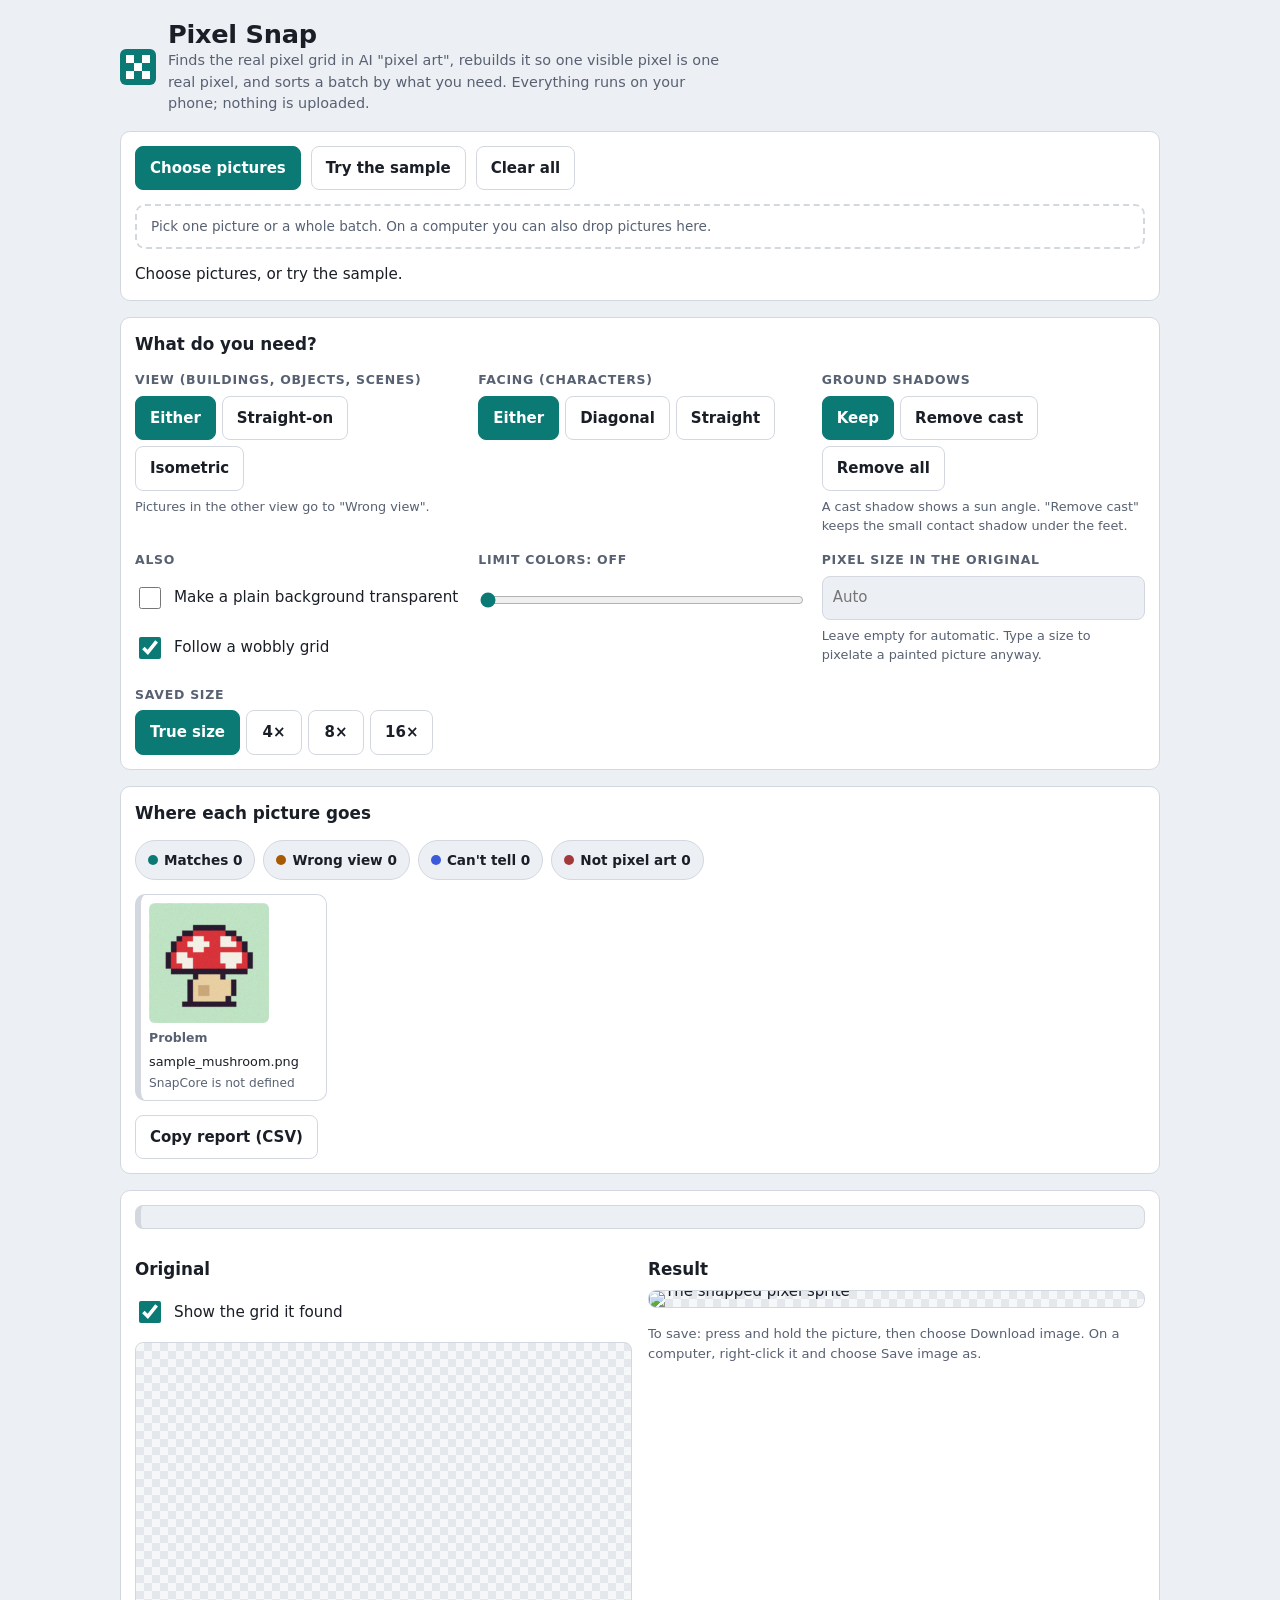
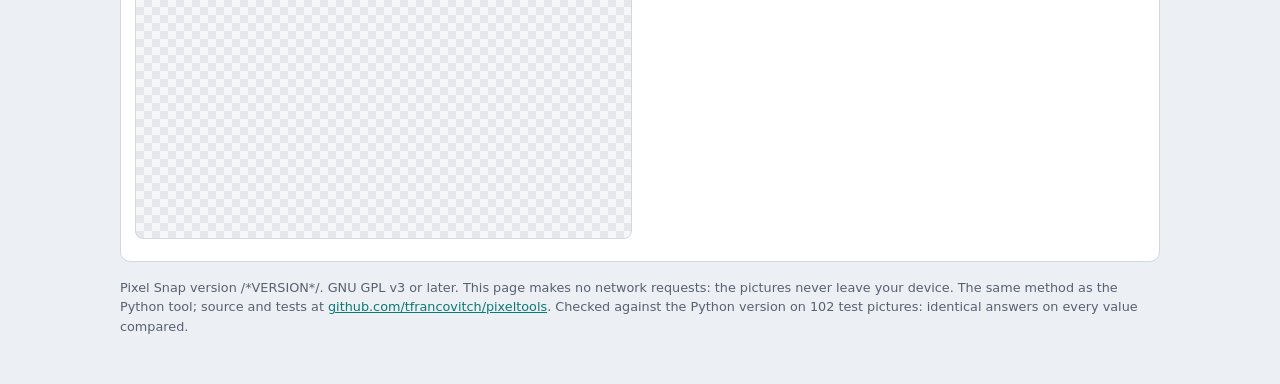
<file: tools/pixel-snap/web/app.template.html>
<!doctype html>
<html lang="en">
<head>
<meta charset="utf-8">
<meta name="viewport" content="width=device-width, initial-scale=1, viewport-fit=cover">
<title>Pixel Snap</title>
<!--
  Pixel Snap (browser version): turn AI "pixel art" pictures into true pixel sprites, and sort a batch.
  Copyright (C) 2026 the pixeltools contributors

  This program is free software: you can redistribute it and/or modify it under the terms of the GNU General
  Public License as published by the Free Software Foundation, either version 3 of the License, or (at your
  option) any later version. It is distributed WITHOUT ANY WARRANTY; see https://www.gnu.org/licenses/

  One self-contained file: no server, nothing uploaded. Built by web/build_web.py from web/app.template.html
  and web/core.js; the same method as the Python tool (pixel_snap.py), checked on 102 pictures.
-->
<style>
/* Layout: one column on a phone; settings panel, then batch cards, then the picture in detail. Two columns for the detail view from 860px. */
:root{
  --bg:#eceff3; --surface:#ffffff; --fg:#1a1e26; --muted:#586172; --line:#d3d8e0; --accent:#0b7a75; --accent-fg:#ffffff;
  --ok:#0b7a75; --warn:#a85a00; --note:#3b5bdb; --bad:#a33a3a;
  --check1:#e4e7ec; --check2:#f6f7f9;
  --font-display:system-ui,-apple-system,"Segoe UI",Roboto,"Helvetica Neue",Arial,sans-serif; --font-body:system-ui,-apple-system,"Segoe UI",Roboto,"Helvetica Neue",Arial,sans-serif;
}
@media (prefers-color-scheme: dark){
  :root:not([data-theme="light"]){
    --bg:#11151a; --surface:#1a1f27; --fg:#e7eaf0; --muted:#98a2b3; --line:#2b323d; --accent:#3fd0c6; --accent-fg:#06211f;
    --ok:#3fd0c6; --warn:#f0b35a; --note:#8da2ff; --bad:#f08a8a; --check1:#262c36; --check2:#1e232b; color-scheme:dark;
  }
}
:root[data-theme="dark"]{
  --bg:#11151a; --surface:#1a1f27; --fg:#e7eaf0; --muted:#98a2b3; --line:#2b323d; --accent:#3fd0c6; --accent-fg:#06211f;
  --ok:#3fd0c6; --warn:#f0b35a; --note:#8da2ff; --bad:#f08a8a; --check1:#262c36; --check2:#1e232b; color-scheme:dark;
}
*{box-sizing:border-box}
body{background:var(--bg);color:var(--fg);font-family:var(--font-body);font-size:15px;line-height:1.5;margin:0;
  padding-block:20px 48px;padding-left:max(16px,env(safe-area-inset-left,0px));padding-right:max(16px,env(safe-area-inset-right,0px))}
.wrap{max-width:1040px;margin:0 auto;display:flex;flex-direction:column;gap:16px}
header{display:flex;align-items:center;gap:12px}
header svg{flex:none}
h1{font-family:var(--font-display);font-weight:700;font-size:1.6rem;line-height:1.1;margin:0;letter-spacing:-.01em}
h2{font-family:var(--font-display);font-size:1.05rem;margin:0;font-weight:700}
.lede{margin:2px 0 0;color:var(--muted);font-size:.9rem;max-width:62ch}
.panel{background:var(--surface);border:1px solid var(--line);border-radius:10px;padding:14px;display:flex;flex-direction:column;gap:14px;min-width:0}
.row{display:flex;flex-wrap:wrap;gap:10px;align-items:center}
button,.btn{font:inherit;font-weight:600;border-radius:8px;border:1px solid var(--line);background:var(--surface);color:var(--fg);padding:10px 14px;min-height:44px;cursor:pointer}
button.primary,.btn.primary{background:var(--accent);color:var(--accent-fg);border-color:var(--accent)}
button:focus-visible,input:focus-visible,label:focus-within,.card:focus-visible{outline:3px solid var(--accent);outline-offset:2px}
input[type=file]{position:absolute;width:1px;height:1px;opacity:0;pointer-events:none}
.btn{display:inline-flex;align-items:center;justify-content:center}
.drop{border:2px dashed var(--line);border-radius:10px;padding:10px 14px;color:var(--muted);font-size:.85rem}
.drop.over{border-color:var(--accent);color:var(--fg)}
.settings{display:grid;grid-template-columns:repeat(auto-fit,minmax(240px,1fr));gap:16px 20px}
.ctl{display:flex;flex-direction:column;gap:6px;min-width:0}
.lbl{font-size:.78rem;font-weight:600;letter-spacing:.06em;text-transform:uppercase;color:var(--muted)}
.hint{font-size:.8rem;color:var(--muted);margin:0}
.seg{display:flex;gap:6px;flex-wrap:wrap}
.seg button{min-width:56px;font-variant-numeric:tabular-nums}
.seg button[aria-pressed=true]{background:var(--accent);color:var(--accent-fg);border-color:var(--accent)}
.ctl input[type=number]{font:inherit;width:100%;min-height:44px;padding:8px 10px;border-radius:8px;border:1px solid var(--line);background:var(--bg);color:var(--fg);font-variant-numeric:tabular-nums}
.ctl input[type=range]{width:100%;min-height:44px;accent-color:var(--accent)}
.chk{display:flex;align-items:center;gap:10px;min-height:44px;font-size:.95rem}
.chk input{width:22px;height:22px;accent-color:var(--accent)}
.status{margin:0;font-size:.95rem}
.chips{display:flex;flex-wrap:wrap;gap:8px}
.chip{font-size:.85rem;font-weight:600;padding:8px 12px;border-radius:999px;border:1px solid var(--line);background:var(--bg);min-height:40px;display:inline-flex;align-items:center;gap:6px}
.chip[aria-pressed=true]{outline:2px solid var(--accent)}
.dot{width:10px;height:10px;border-radius:50%;display:inline-block}
.f-matches{--c:var(--ok)} .f-mismatches{--c:var(--warn)} .f-cant-tell{--c:var(--note)} .f-not-pixel-art{--c:var(--bad)}
.dot{background:var(--c)}
.grid{display:grid;grid-template-columns:repeat(auto-fill,minmax(168px,1fr));gap:12px}
.card{border:1px solid var(--line);border-left:6px solid var(--c,var(--line));border-radius:10px;background:var(--surface);padding:8px;display:flex;flex-direction:column;gap:6px;cursor:pointer;min-width:0;text-align:left;font-weight:400}
.card[aria-current=true]{outline:3px solid var(--accent)}
.card .thumb{height:120px;display:flex;align-items:center;justify-content:center;border-radius:6px;overflow:hidden;background:repeating-conic-gradient(var(--check1) 0 25%,var(--check2) 0 50%) 0 0/12px 12px}
.card .thumb img{max-width:100%;max-height:100%;image-rendering:pixelated}
.card .name{font-size:.8rem;overflow-wrap:anywhere;line-height:1.25}
.card .tag{font-size:.78rem;font-weight:600;color:var(--c,var(--muted))}
.card .why{font-size:.76rem;color:var(--muted);line-height:1.3}
.verdict{display:flex;flex-direction:column;gap:2px;border:1px solid var(--line);border-left:6px solid var(--c,var(--line));border-radius:8px;padding:10px 12px;background:var(--bg)}
.verdict strong{font-family:var(--font-display);font-size:1.05rem}
.verdict span{font-size:.88rem;color:var(--muted)}
.facts{display:grid;grid-template-columns:repeat(auto-fit,minmax(220px,1fr));gap:8px 16px;margin:0;padding:0;list-style:none}
.facts li{font-size:.88rem;display:flex;flex-direction:column;min-width:0}
.facts b{font-size:.74rem;letter-spacing:.06em;text-transform:uppercase;color:var(--muted);font-weight:600}
.views{display:grid;grid-template-columns:1fr;gap:16px}
@media (min-width:860px){.views{grid-template-columns:1fr 1fr;align-items:start}}
.view{display:flex;flex-direction:column;gap:8px;min-width:0}
.cap{font-size:.82rem;color:var(--muted);margin:0;font-variant-numeric:tabular-nums}
.frame{border:1px solid var(--line);border-radius:8px;overflow:hidden;line-height:0;background:repeating-conic-gradient(var(--check1) 0 25%,var(--check2) 0 50%) 0 0/16px 16px}
.frame canvas,.frame img{width:100%;height:auto;display:block;max-width:100%}
#result{image-rendering:pixelated;-webkit-touch-callout:default}
table.clues{border-collapse:collapse;font-size:.84rem;font-variant-numeric:tabular-nums}
table.clues td{padding:2px 12px 2px 0}
.empty{color:var(--muted);font-size:.9rem;margin:0}
footer{font-size:.8rem;color:var(--muted)}
footer a{color:var(--accent)}
</style>
</head>
<body>
<div class="wrap">
  <header>
    <svg width="36" height="36" viewBox="0 0 36 36" aria-hidden="true">
      <rect width="36" height="36" rx="6" fill="var(--accent)"/>
      <g fill="var(--accent-fg)"><rect x="6" y="6" width="8" height="8"/><rect x="22" y="6" width="8" height="8"/><rect x="14" y="14" width="8" height="8"/><rect x="6" y="22" width="8" height="8"/><rect x="22" y="22" width="8" height="8"/></g>
    </svg>
    <div>
      <h1>Pixel Snap</h1>
      <p class="lede">Finds the real pixel grid in AI "pixel art", rebuilds it so one visible pixel is one real pixel, and sorts a batch by what you need. Everything runs on your phone; nothing is uploaded.</p>
    </div>
  </header>

  <section class="panel" aria-label="Add pictures">
    <div class="row">
      <label class="btn primary" for="file">Choose pictures</label>
      <input id="file" type="file" accept="image/*" multiple>
      <button id="sampleBtn" type="button">Try the sample</button>
      <button id="clearBtn" type="button">Clear all</button>
    </div>
    <div class="drop" id="drop">Pick one picture or a whole batch. On a computer you can also drop pictures here.</div>
    <p class="status" id="status" role="status">Starting…</p>
  </section>

  <section class="panel" aria-label="What you need">
    <h2>What do you need?</h2>
    <div class="settings">
      <div class="ctl">
        <span class="lbl">View (buildings, objects, scenes)</span>
        <div class="seg" id="segView" role="group" aria-label="View wanted">
          <button type="button" data-v="either" aria-pressed="true">Either</button>
          <button type="button" data-v="orthogonal" aria-pressed="false">Straight-on</button>
          <button type="button" data-v="isometric" aria-pressed="false">Isometric</button>
        </div>
        <p class="hint">Pictures in the other view go to "Wrong view".</p>
      </div>
      <div class="ctl">
        <span class="lbl">Facing (characters)</span>
        <div class="seg" id="segFacing" role="group" aria-label="Facing wanted">
          <button type="button" data-v="either" aria-pressed="true">Either</button>
          <button type="button" data-v="diagonal" aria-pressed="false">Diagonal</button>
          <button type="button" data-v="cardinal" aria-pressed="false">Straight</button>
        </div>
        <p class="hint" id="facingHint">The tool cannot judge which way a character faces yet, so with a facing chosen every character goes to "Can't tell".</p>
      </div>
      <div class="ctl">
        <span class="lbl">Ground shadows</span>
        <div class="seg" id="segShadows" role="group" aria-label="Ground shadows">
          <button type="button" data-v="keep" aria-pressed="true">Keep</button>
          <button type="button" data-v="remove-cast" aria-pressed="false">Remove cast</button>
          <button type="button" data-v="remove-all" aria-pressed="false">Remove all</button>
        </div>
        <p class="hint">A cast shadow shows a sun angle. "Remove cast" keeps the small contact shadow under the feet.</p>
      </div>
      <div class="ctl">
        <span class="lbl">Also</span>
        <label class="chk"><input id="transparent" type="checkbox"> Make a plain background transparent</label>
        <label class="chk"><input id="wobble" type="checkbox" checked> Follow a wobbly grid</label>
      </div>
      <div class="ctl">
        <label class="lbl" for="colors">Limit colors: <span id="colorsOut">off</span></label>
        <input id="colors" type="range" min="0" max="64" step="1" value="0">
      </div>
      <div class="ctl">
        <label class="lbl" for="cell">Pixel size in the original</label>
        <input id="cell" type="number" min="1" max="300" step="0.01" inputmode="decimal" placeholder="Auto">
        <p class="hint">Leave empty for automatic. Type a size to pixelate a painted picture anyway.</p>
      </div>
      <div class="ctl">
        <span class="lbl">Saved size</span>
        <div class="seg" id="segScale" role="group" aria-label="Saved size">
          <button type="button" data-v="1" aria-pressed="true">True size</button>
          <button type="button" data-v="4" aria-pressed="false">4×</button>
          <button type="button" data-v="8" aria-pressed="false">8×</button>
          <button type="button" data-v="16" aria-pressed="false">16×</button>
        </div>
      </div>
    </div>
  </section>

  <section class="panel" aria-label="Results" id="resultsPanel" hidden>
    <h2>Where each picture goes</h2>
    <div class="chips" id="chips"></div>
    <div class="grid" id="cards"></div>
    <div class="row">
      <button id="copyCsv" type="button">Copy report (CSV)</button>
      <span class="hint" id="copyNote"></span>
    </div>
  </section>

  <section class="panel" aria-label="Picture in detail" id="detail" hidden>
    <div class="verdict" id="verdict"><strong id="vTitle"></strong><span id="vWhy"></span></div>
    <ul class="facts" id="facts"></ul>
    <div class="views">
      <section class="view" aria-label="Original">
        <h2>Original</h2>
        <label class="chk"><input id="overlay" type="checkbox" checked> Show the grid it found</label>
        <div class="frame"><canvas id="orig" width="4" height="4"></canvas></div>
        <p class="cap" id="origCap"></p>
      </section>
      <section class="view" aria-label="Result">
        <h2>Result</h2>
        <div class="frame"><img id="result" alt="The snapped pixel sprite"></div>
        <p class="cap" id="resCap"></p>
        <p class="cap">To save: press and hold the picture, then choose Download image. On a computer, right-click it and choose Save image as.</p>
      </section>
    </div>
    <div id="cluesBox" hidden>
      <h2>Facing clues (measured, not decided)</h2>
      <table class="clues" id="clues"></table>
    </div>
  </section>

  <footer>
    Pixel Snap version /*VERSION*/. GNU GPL v3 or later. This page makes no network requests: the pictures never leave your device. The same method as the Python tool; source and tests at <a href="https://github.com/tfrancovitch/pixeltools" target="_blank" rel="noopener">github.com/tfrancovitch/pixeltools</a>.
    Checked against the Python version on 102 test pictures: identical answers on every value compared.
  </footer>
</div>

<script id="core-src">/*CORE_JS*/</script>
<script>
'use strict';
const $ = id => document.getElementById(id);
const FOLDERS = [
  ['matches', 'Matches', 'The picture is pixel art and has the view you asked for.'],
  ['mismatches', 'Wrong view', 'Pixel art, but in the view you did not ask for.'],
  ['cant-tell', "Can't tell", 'The view or facing could not be judged.'],
  ['not-pixel-art', 'Not pixel art', 'No usable pixel grid: painted, smooth, or already true size.'],
];
const FOLDER_NAME = Object.fromEntries(FOLDERS.map(f => [f[0], f[1]]));

/* ------------------------------------------------------------------ settings */
const S = { view: 'either', facing: 'either', shadows: 'keep', scale: 1, transparent: false, follow: true, colours: 0, cell: null };
try { const saved = JSON.parse(localStorage.getItem('pixelSnapSettings') || '{}'); for (const k of ['view', 'facing', 'shadows', 'scale']) if (saved[k] !== undefined) S[k] = saved[k]; } catch (e) { /* storage may be blocked */ }
function saveSettings() { try { localStorage.setItem('pixelSnapSettings', JSON.stringify({ view: S.view, facing: S.facing, shadows: S.shadows, scale: S.scale })); } catch (e) { /* fine */ } }
function setSeg(id, value) { for (const b of $(id).children) b.setAttribute('aria-pressed', String(b.dataset.v) === String(value) ? 'true' : 'false'); }
function opts() { return { cell: S.cell, follow: S.follow, colours: S.colours, transparent: S.transparent, shadows: S.shadows, wantView: S.view, wantFacing: S.facing }; }

/* ------------------------------------------------------------------ the worker: all the heavy work happens off the page */
function packResult(r, d) {
  const out = {
    found: r.found, gridStatus: r.gridStatus, gridNote: r.gridNote, px: r.px, py: r.py, flatness: r.flatness, colours: r.colours,
    framing: { kind: r.framing.kind, borderUniform: r.framing.borderUniform, subjectShare: r.framing.subjectShare },
    subject: r.subject, view: r.view, facing: r.facing, shadowRemoved: r.shadowRemoved, transparent: r.transparent,
    shadow: { found: r.shadow.found, unsure: r.shadow.unsure, reason: r.shadow.reason, kind: r.shadow.kind, share: r.shadow.share, darkness: r.shadow.darkness, dx: r.shadow.dx },
    bx: r.bx, by: r.by, decision: d, sprite: null,
  };
  const tr = [];
  if (r.found && r.sprite) { out.sprite = { w: r.sprite.w, h: r.sprite.h, buf: r.sprite.data.buffer }; tr.push(r.sprite.data.buffer); }
  return [out, tr];
}
const workerCode = document.getElementById('core-src').textContent + '\n;' + packResult.toString() + `
;const cache = new Map();
self.onmessage = e => {
  const m = e.data;
  try {
    if (m.type === 'forget') { cache.delete(m.id); return; }
    const img = { w: m.w, h: m.h, data: new Uint8ClampedArray(m.buffer) };
    let an = cache.get(m.id);
    if (!an) { an = SnapCore.analyse(img); cache.set(m.id, an); }
    const r = SnapCore.rebuild(img, an, m.opts);
    const d = SnapCore.decide(r, m.opts.wantView, m.opts.wantFacing);
    const [out, tr] = packResult(r, d);
    postMessage({ type: 'done', id: m.id, res: out }, tr);
  } catch (err) { postMessage({ type: 'error', id: m.id, message: String((err && err.message) || err) }); }
};`;
let worker = null, mainThreadMode = false;
const waiting = new Map(), localCache = new Map();
function useMainThread(why) {
  if (mainThreadMode) return;
  mainThreadMode = true; worker = null;
  console.warn('Running on the main thread: ' + why);
  for (const [, w] of waiting) w.reject(new Error('retry'));
  waiting.clear();
}
function startWorker() {
  if (location.hash === '#no-worker') { useMainThread('forced by #no-worker'); return; }
  try {
    worker = new Worker(URL.createObjectURL(new Blob([workerCode], { type: 'text/javascript' })));
  } catch (err) { useMainThread(String(err)); return; }
  worker.onmessage = e => { const m = e.data, w = waiting.get(m.id); if (!w) return; waiting.delete(m.id); m.type === 'error' ? w.reject(new Error(m.message)) : w.resolve(m.res); };
  worker.onerror = e => { e.preventDefault && e.preventDefault(); useMainThread(e.message || 'the worker could not start'); if (items.length) processAll(); };
}
function runInWorker(item, imageData) {
  if (mainThreadMode || !worker) return runOnMainThread(item, imageData);
  return new Promise((resolve, reject) => {
    waiting.set(item.id, { resolve, reject });
    const buf = imageData.data.buffer;
    worker.postMessage({ type: 'run', id: item.id, w: imageData.width, h: imageData.height, buffer: buf, opts: opts() }, [buf]);
  });
}
async function runOnMainThread(item, imageData) {
  await new Promise(r => setTimeout(r, 30));                 // let the page paint between pictures
  const img = { w: imageData.width, h: imageData.height, data: imageData.data };
  let an = localCache.get(item.id);
  if (!an) { an = SnapCore.analyse(img); localCache.set(item.id, an); }
  const r = SnapCore.rebuild(img, an, opts());
  return packResult(r, SnapCore.decide(r, opts().wantView, opts().wantFacing))[0];
}

/* ------------------------------------------------------------------ pictures */
const items = [];
let nextId = 1, generation = 0, selected = null, filter = null;

const MAX_PIXELS = 36e6;
async function decode(file) {
  const bmp = await createImageBitmap(file);
  if (bmp.width * bmp.height > MAX_PIXELS) {
    const msg = 'This picture is too large for a browser (' + bmp.width + ' × ' + bmp.height + '). Shrink it to about 4000 pixels on the long side, or use the Python tool.';
    if (bmp.close) bmp.close();
    throw new Error(msg);
  }
  const c = document.createElement('canvas'); c.width = bmp.width; c.height = bmp.height;
  const ctx = c.getContext('2d', { willReadFrequently: true });
  ctx.drawImage(bmp, 0, 0);
  const data = ctx.getImageData(0, 0, c.width, c.height);
  const k = Math.min(1, 240 / Math.max(c.width, c.height)), t = document.createElement('canvas');
  t.width = Math.max(1, Math.round(c.width * k)); t.height = Math.max(1, Math.round(c.height * k));
  t.getContext('2d').drawImage(bmp, 0, 0, t.width, t.height);
  if (bmp.close) bmp.close();
  return { data, thumb: t.toDataURL('image/png') };
}

function status(msg) { $('status').innerHTML = msg; }
function esc(s) { return String(s).replace(/[&<>"]/g, ch => ({ '&': '&amp;', '<': '&lt;', '>': '&gt;', '"': '&quot;' }[ch])); }
const fmt = (x, d) => Number(x).toFixed(d);

async function processAll() {
  const my = ++generation;
  const todo = items.filter(it => it.file);
  let done = 0;
  for (const it of todo) {
    if (my !== generation) return;
    it.state = 'working'; render();
    status('Working on <b>' + esc(it.name) + '</b> (' + (done + 1) + ' of ' + todo.length + ')…');
    try {
      const { data, thumb } = await decode(it.file);
      it.thumb = it.thumb || thumb; it.w = data.width; it.h = data.height;
      it.res = await runInWorker(it, data);
      it.state = 'done'; it.error = null;
      if (it.res.sprite) it.res.spriteUrl = spriteUrl(it.res.sprite, S.scale);
    } catch (err) { it.state = 'error'; it.error = err.message; it.res = null; }
    done++;
    if (my !== generation) return;
    render();
    if (selected === it.id) showDetail();
  }
  if (my === generation) status(summaryLine());
  render();
}

function summaryLine() {
  const doneItems = items.filter(i => i.state === 'done');
  if (!doneItems.length) return 'Choose pictures, or try the sample.';
  const c = Object.fromEntries(FOLDERS.map(f => [f[0], 0]));
  for (const i of doneItems) c[i.res.decision.bucket]++;
  return '<b>' + doneItems.length + '</b> picture' + (doneItems.length === 1 ? '' : 's') + ': ' + FOLDERS.map(f => c[f[0]] + ' ' + f[1].toLowerCase()).join(', ') + '.';
}

function spriteUrl(sprite, scale) {
  const c = document.createElement('canvas'); c.width = sprite.w; c.height = sprite.h;
  c.getContext('2d').putImageData(new ImageData(new Uint8ClampedArray(sprite.buf.slice(0)), sprite.w, sprite.h), 0, 0);
  let s = scale;
  while (s > 1 && (sprite.w * s > 4096 || sprite.h * s > 4096)) s--;
  const o = document.createElement('canvas'); o.width = sprite.w * s; o.height = sprite.h * s;
  const x = o.getContext('2d'); x.imageSmoothingEnabled = false; x.drawImage(c, 0, 0, o.width, o.height);
  return o.toDataURL('image/png');
}

/* ------------------------------------------------------------------ the cards */
function oneLine(it) {
  const r = it.res;
  const bits = [r.subject.kind === 'unclear' ? 'unclear subject' : r.subject.kind];
  bits.push(r.subject.kind === 'character' ? 'facing: can\'t tell' : r.view.kind);
  if (r.gridStatus === 'weak') bits.push('weak grid');
  return bits.join(' · ');
}
function render() {
  $('resultsPanel').hidden = items.length === 0;
  const counts = Object.fromEntries(FOLDERS.map(f => [f[0], 0]));
  for (const it of items) if (it.state === 'done') counts[it.res.decision.bucket]++;
  $('chips').innerHTML = FOLDERS.map(f => '<button type="button" class="chip f-' + f[0] + '" data-f="' + f[0] + '" aria-pressed="' + (filter === f[0]) + '" title="' + esc(f[2]) + '"><span class="dot"></span>' + f[1] + ' ' + counts[f[0]] + '</button>').join('');
  $('cards').innerHTML = items.filter(it => !filter || (it.state === 'done' && it.res.decision.bucket === filter)).map(it => {
    const b = it.state === 'done' ? it.res.decision.bucket : '';
    const img = it.state === 'done' && it.res.spriteUrl && b === 'matches' ? it.res.spriteUrl : (it.thumb || '');
    const tag = it.state === 'done' ? FOLDER_NAME[b] : it.state === 'error' ? 'Problem' : it.state === 'working' ? 'Working…' : 'Waiting';
    const why = it.state === 'done' ? oneLine(it) : it.state === 'error' ? it.error : '';
    return '<button type="button" class="card f-' + b + '" data-id="' + it.id + '"' + (selected === it.id ? ' aria-current="true"' : '') + '>' +
      '<div class="thumb">' + (img ? '<img alt="" src="' + img + '">' : '') + '</div><div class="tag">' + tag + '</div>' +
      '<div class="name">' + esc(it.name) + '</div><div class="why">' + esc(why) + '</div></button>';
  }).join('') || '<p class="empty">Nothing in this folder.</p>';
}
$('chips').addEventListener('click', e => { const b = e.target.closest('.chip'); if (!b) return; filter = filter === b.dataset.f ? null : b.dataset.f; render(); });
$('cards').addEventListener('click', e => { const c = e.target.closest('.card'); if (!c) return; selected = Number(c.dataset.id); render(); showDetail(); $('detail').scrollIntoView({ behavior: 'smooth', block: 'start' }); });

/* ------------------------------------------------------------------ the picture in detail */
async function showDetail() {
  const it = items.find(i => i.id === selected);
  if (!it || it.state !== 'done') { $('detail').hidden = true; return; }
  const r = it.res, d = r.decision;
  $('detail').hidden = false;
  const v = $('verdict'); v.className = 'verdict f-' + d.bucket;
  $('vTitle').textContent = FOLDER_NAME[d.bucket] + (d.weak ? ' (weak grid: check the result)' : '');
  $('vWhy').textContent = d.reason;
  const facts = [
    ['What is it', r.subject.kind + ': ' + r.subject.reason],
    [r.subject.kind === 'character' ? 'Facing' : 'View', r.subject.kind === 'character' ? "can't tell (" + r.facing.reason + ')' :
      r.view.kind + ' (diagonals ' + Math.round(r.view.diagonal * 100) + '%, both directions ' + Math.round(r.view.weakerDiagonal * 100) + '%+, horizontals ' + Math.round(r.view.horizontal * 100) + '%, verticals ' + Math.round(r.view.vertical * 100) + '%)'],
    ['Pixel grid', r.gridStatus + ': ' + r.gridNote],
    ['Framing', r.framing.kind === 'isolated' ? 'a lone sprite on a plain ground' : r.framing.kind === 'scene' ? 'a whole scene' : 'unclear'],
    ['Ground shadow', r.shadow.unsure ? "can't tell (" + r.shadow.reason + ')' : r.shadow.found ? r.shadow.kind + ' shadow, ' + Math.round(r.shadow.share * 100) + '% of the subject' + (S.shadows !== 'keep' ? (r.shadowRemoved ? '; removed' : '; kept') : '') : 'none (' + r.shadow.reason + ')'],
    ['Sprite', r.sprite ? r.sprite.w + ' × ' + r.sprite.h + ' px, ' + r.colours + ' colors' + (r.transparent ? ', transparent background' : '') : 'nothing snapped'],
  ];
  $('facts').innerHTML = facts.map(f => '<li><b>' + esc(f[0]) + '</b><span>' + esc(f[1]) + '</span></li>').join('');
  $('origCap').textContent = it.w + ' × ' + it.h + ' px · ' + it.name;
  $('resCap').textContent = r.sprite ? 'Saved file: ' + (r.spriteSaved ? r.spriteSaved : '') : 'Nothing to save: no pixel grid was found. Type a pixel size above to pixelate it anyway.';
  const img = $('result');
  if (r.sprite) {
    img.hidden = false; img.src = r.spriteUrl;
    const probe = new Image(); probe.onload = () => { $('resCap').textContent = 'Saved file: ' + probe.width + ' × ' + probe.height + ' px'; }; probe.src = r.spriteUrl;
  } else { img.removeAttribute('src'); img.hidden = true; }
  const cl = r.facing && r.facing.clues && Object.keys(r.facing.clues).length ? r.facing.clues : null;
  $('cluesBox').hidden = !cl || r.subject.kind !== 'character';
  if (cl) $('clues').innerHTML = Object.entries(cl).map(([k, val]) => '<tr><td>' + esc(k.replace(/_/g, ' ')) + '</td><td>' + esc(val) + '</td></tr>').join('');
  try {
    const { data } = await decode(it.file);
    drawOriginal(it, data);
  } catch (err) { /* the original stays as it was */ }
}
function drawOriginal(it, imageData) {
  const c = $('orig'), ctx = c.getContext('2d');
  c.width = imageData.width; c.height = imageData.height;
  ctx.putImageData(imageData, 0, 0);
  const r = it.res;
  if ($('overlay').checked && r.found && r.bx.length > 2) {
    ctx.strokeStyle = 'rgba(255,40,120,.85)';
    ctx.lineWidth = Math.max(1, Math.round(Math.max(c.width, c.height) / 500));
    ctx.beginPath();
    for (const x of r.bx.slice(1, -1)) { ctx.moveTo(x, 0); ctx.lineTo(x, c.height); }
    for (const y of r.by.slice(1, -1)) { ctx.moveTo(0, y); ctx.lineTo(c.width, y); }
    ctx.stroke();
  }
}
$('overlay').addEventListener('change', () => showDetail());

/* ------------------------------------------------------------------ the report */
const REPORT_COLUMNS = ['file', 'folder', 'reason', 'subject', 'view', 'facing', 'facing_clues', 'grid', 'pixel_w', 'pixel_h', 'sprite_w', 'sprite_h', 'flatness', 'framing', 'shadow', 'shadow_kind', 'shadow_removed_pixels', 'colours', 'view_diagonal', 'view_horizontal', 'view_vertical'];
function csvCell(v) { const s = String(v === null || v === undefined ? '' : v); return /[",\n]/.test(s) ? '"' + s.replace(/"/g, '""') + '"' : s; }
function reportCsv() {
  const rows = items.filter(i => i.state === 'done').map(it => {
    const r = it.res, f = r.facing;
    return [it.name, r.decision.bucket, r.decision.reason, r.subject.kind, r.subject.kind === 'character' ? 'n/a (character)' : r.view.kind, f ? f.kind : 'not checked',
      f && f.clues ? Object.entries(f.clues).map(([k, v]) => k + ' ' + v).join('; ') : '', r.gridStatus, fmt(r.px, 2), fmt(r.py, 2), r.sprite ? r.sprite.w : '', r.sprite ? r.sprite.h : '',
      r.flatness === null ? '' : fmt(r.flatness, 3), r.framing.kind, r.shadow.unsure ? "can't tell" : (r.shadow.found ? r.shadow.kind : 'none'), r.shadow.found ? r.shadow.kind : '',
      r.shadowRemoved, r.colours, fmt(r.view.diagonal, 3), fmt(r.view.horizontal, 3), fmt(r.view.vertical, 3)];
  });
  return [REPORT_COLUMNS, ...rows].map(r => r.map(csvCell).join(',')).join('\n');
}
$('copyCsv').addEventListener('click', async () => {
  const text = reportCsv();
  try { await navigator.clipboard.writeText(text); $('copyNote').textContent = 'Copied. Paste it into a spreadsheet or a notes app.'; }
  catch (e) {
    const t = document.createElement('textarea'); t.value = text; t.setAttribute('readonly', ''); t.style.cssText = 'width:100%;height:8em';
    $('copyNote').textContent = 'Copying was blocked here. Select the text below and copy it by hand.';
    $('copyNote').after(t); t.select();
  }
});

/* ------------------------------------------------------------------ settings wiring */
function changed() { saveSettings(); if (items.length) processAll(); }
function wireSeg(id, key, parse) {
  $(id).addEventListener('click', e => { const b = e.target.closest('button'); if (!b) return; S[key] = parse ? parse(b.dataset.v) : b.dataset.v; setSeg(id, b.dataset.v); if (key === 'scale') { rescale(); saveSettings(); } else changed(); });
}
function rescale() { for (const it of items) if (it.state === 'done' && it.res.sprite) it.res.spriteUrl = spriteUrl(it.res.sprite, S.scale); render(); if (selected) showDetail(); }
wireSeg('segView', 'view'); wireSeg('segFacing', 'facing'); wireSeg('segShadows', 'shadows'); wireSeg('segScale', 'scale', Number);
$('transparent').addEventListener('change', e => { S.transparent = e.target.checked; changed(); });
$('wobble').addEventListener('change', e => { S.follow = e.target.checked; changed(); });
let timer = null;
$('colors').addEventListener('input', e => { S.colours = parseInt(e.target.value, 10); $('colorsOut').textContent = S.colours || 'off'; clearTimeout(timer); timer = setTimeout(changed, 300); });
$('cell').addEventListener('input', e => { const v = parseFloat(e.target.value); S.cell = v > 0 ? v : null; clearTimeout(timer); timer = setTimeout(changed, 400); });
function syncFacingHint() { $('facingHint').style.display = S.facing === 'either' ? 'none' : ''; }
$('segFacing').addEventListener('click', syncFacingHint);

/* ------------------------------------------------------------------ adding pictures */
function addFiles(files) {
  const list = [...files].filter(f => f.type.startsWith('image/') || /\.(png|jpe?g|webp|gif|bmp)$/i.test(f.name));
  if (!list.length) { status('Those files are not pictures. Try PNG or JPG.'); return; }
  for (const f of list) items.push({ id: nextId++, file: f, name: f.name, state: 'queued' });
  render(); processAll();
}
$('file').addEventListener('change', e => { addFiles(e.target.files); e.target.value = ''; });
$('clearBtn').addEventListener('click', () => { generation++; for (const it of items) { if (worker) worker.postMessage({ type: 'forget', id: it.id }); localCache.delete(it.id); } items.length = 0; selected = null; filter = null; $('detail').hidden = true; render(); status('Choose pictures, or try the sample.'); });
const drop = $('drop');
['dragenter', 'dragover'].forEach(t => drop.addEventListener(t, e => { e.preventDefault(); drop.classList.add('over'); }));
['dragleave', 'drop'].forEach(t => drop.addEventListener(t, e => { e.preventDefault(); drop.classList.remove('over'); }));
drop.addEventListener('drop', e => addFiles(e.dataTransfer.files));

/* the sample: a small mushroom sprite, enlarged with soft edges and noise, like an AI picture */
function makeSample() {
  const pal = { '.': [191, 227, 196], r: [216, 51, 58], w: [244, 240, 230], d: [42, 26, 46], s: [232, 207, 162], l: [201, 168, 120] };
  const rows = ['................', '.....dddddd.....', '...ddrrrrrrdd...', '..drrwwrrrwwrd..', '.drrwwwwrrwwwrd.', '.drrrwwrrrrrrrd.', 'drwwrrrrrrwwwwrd', 'drwwwrrrrrwwwwrd', 'drrwwrrrrrrwwrrd', '.dddddddddddddd.', '.....dssssd.....', '....dsssssssd...', '....dsllssssd...', '....dsllssssd...', '....dssssssd....', '...dddddddddd...'];
  const M = 3, N = 16 + 2 * M;                            // a margin of plain ground, as in a lone sprite
  const small = document.createElement('canvas'); small.width = N; small.height = N;
  const sc = small.getContext('2d'), id = sc.createImageData(N, N);
  for (let y = 0; y < N; y++) for (let x = 0; x < N; x++) {
    const inside = x >= M && x < M + 16 && y >= M && y < M + 16;
    const c = inside ? (pal[[...rows[y - M].padEnd(16, '.').slice(0, 16)][x - M]] || pal['.']) : pal['.'], o = (y * N + x) * 4;
    id.data[o] = c[0]; id.data[o + 1] = c[1]; id.data[o + 2] = c[2]; id.data[o + 3] = 255;
  }
  sc.putImageData(id, 0, 0);
  const W = Math.round(N * 15.6), big = document.createElement('canvas'); big.width = W; big.height = W;
  const bc = big.getContext('2d'); bc.imageSmoothingEnabled = false; bc.drawImage(small, 0, 0, W, W);
  const soft = document.createElement('canvas'); soft.width = W; soft.height = W;
  const sx = soft.getContext('2d'); sx.filter = 'blur(1.1px)'; sx.drawImage(big, 0, 0);
  const d = sx.getImageData(0, 0, W, W); let seed = 12345;
  const rnd = () => (seed = (seed * 1664525 + 1013904223) >>> 0) / 4294967296;
  for (let i = 0; i < d.data.length; i += 4) for (let k = 0; k < 3; k++) d.data[i + k] = Math.max(0, Math.min(255, d.data[i + k] + (rnd() - 0.5) * 10));
  sx.putImageData(d, 0, 0);
  return new Promise(res => soft.toBlob(b => res(new File([b], 'sample_mushroom.png', { type: 'image/png' })), 'image/png'));
}
$('sampleBtn').addEventListener('click', async () => addFiles([await makeSample()]));

/* ------------------------------------------------------------------ start */
setSeg('segView', S.view); setSeg('segFacing', S.facing); setSeg('segShadows', S.shadows); setSeg('segScale', S.scale); syncFacingHint();
startWorker();
status('Choose pictures, or try the sample.');
makeSample().then(f => addFiles([f]));
</script>
</body>
</html>
</file>
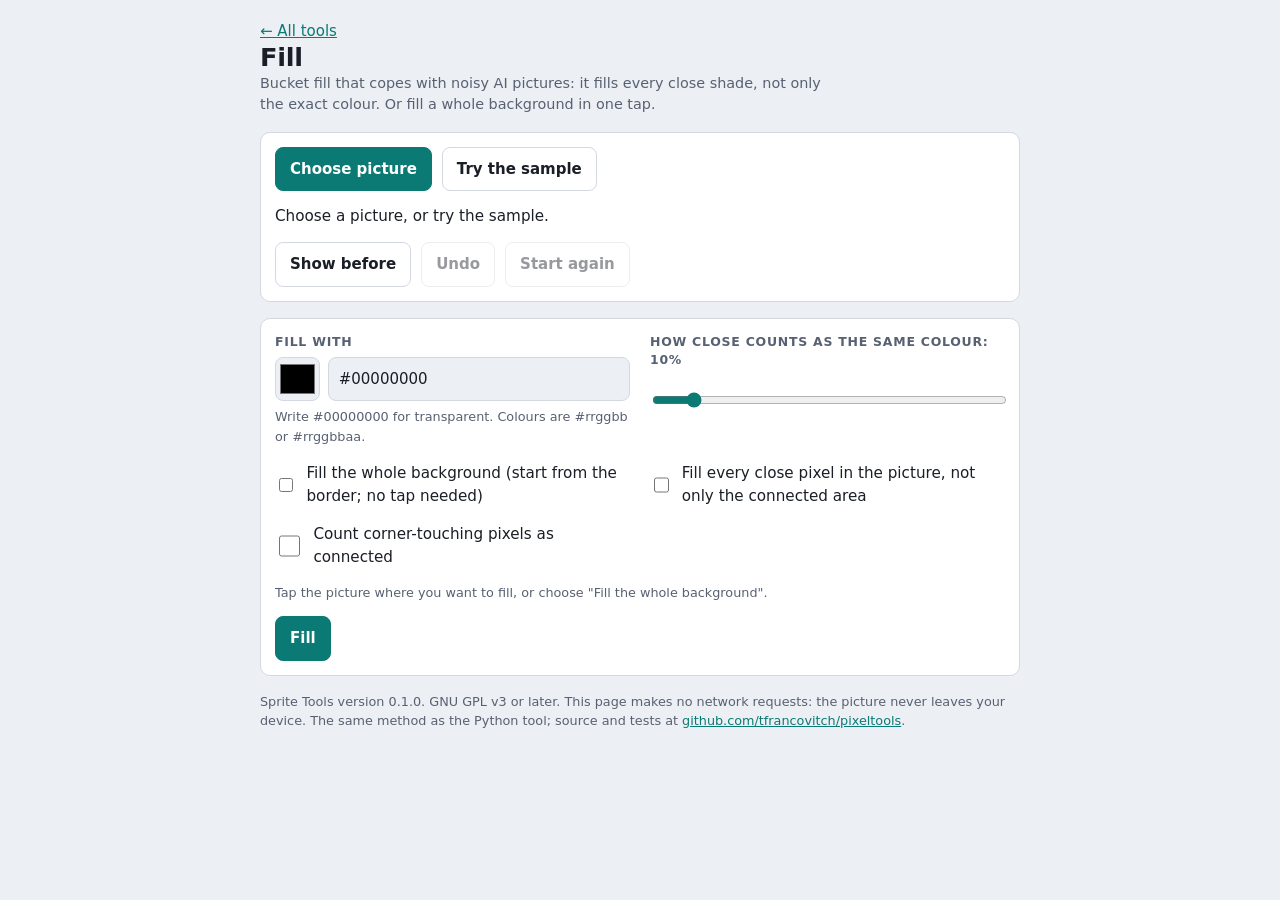
<file: tools/sprite-tools/pages/fill.html>
<!doctype html>
<html lang="en">
<head>
<meta charset="utf-8">
<meta name="viewport" content="width=device-width, initial-scale=1, viewport-fit=cover">
<title>Sprite Tools: Fill</title>
<!--
  Sprite Tools, Fill (browser version). Copyright (C) 2026 the pixeltools contributors

  This program is free software: you can redistribute it and/or modify it under the terms of the GNU General
  Public License as published by the Free Software Foundation, either version 3 of the License, or (at your
  option) any later version. It is distributed WITHOUT ANY WARRANTY; see https://www.gnu.org/licenses/

  One self-contained file: no server, nothing uploaded. Built by web/build.py from web/page.template.html and
  web/core.js; the same method as the Python tool (sprite.py), checked pixel for pixel by tests/parity.js.
-->
<style>:root{
  --bg:#eceff3; --surface:#ffffff; --fg:#1a1e26; --muted:#586172; --line:#d3d8e0; --accent:#0b7a75; --accent-fg:#ffffff; --bad:#a33a3a;
  --check1:#e4e7ec; --check2:#f6f7f9;
  --font:system-ui,-apple-system,"Segoe UI",Roboto,"Helvetica Neue",Arial,sans-serif;
}
@media (prefers-color-scheme: dark){
  :root:not([data-theme="light"]){--bg:#11151a; --surface:#1a1f27; --fg:#e7eaf0; --muted:#98a2b3; --line:#2b323d; --accent:#3fd0c6; --accent-fg:#06211f; --bad:#f08a8a; --check1:#262c36; --check2:#1e232b; color-scheme:dark;}
}
:root[data-theme="dark"]{--bg:#11151a; --surface:#1a1f27; --fg:#e7eaf0; --muted:#98a2b3; --line:#2b323d; --accent:#3fd0c6; --accent-fg:#06211f; --bad:#f08a8a; --check1:#262c36; --check2:#1e232b; color-scheme:dark;}
*{box-sizing:border-box}
body{background:var(--bg);color:var(--fg);font-family:var(--font);font-size:15px;line-height:1.5;margin:0;
  padding-block:20px 48px;padding-left:max(16px,env(safe-area-inset-left,0px));padding-right:max(16px,env(safe-area-inset-right,0px))}
.wrap{max-width:760px;margin:0 auto;display:flex;flex-direction:column;gap:16px}
header{display:flex;align-items:center;gap:12px}
header svg{flex:none}
h1{font-weight:700;font-size:1.6rem;line-height:1.1;margin:0;letter-spacing:-.01em}
h2{font-size:1.05rem;margin:0;font-weight:700}
.lede{margin:2px 0 0;color:var(--muted);font-size:.9rem;max-width:62ch}
.panel{background:var(--surface);border:1px solid var(--line);border-radius:10px;padding:14px;display:flex;flex-direction:column;gap:14px;min-width:0}
.row{display:flex;flex-wrap:wrap;gap:10px;align-items:center}
button,.btn{font:inherit;font-weight:600;border-radius:8px;border:1px solid var(--line);background:var(--surface);color:var(--fg);padding:10px 14px;min-height:44px;cursor:pointer}
button.primary,.btn.primary{background:var(--accent);color:var(--accent-fg);border-color:var(--accent)}
button:disabled{opacity:.45;cursor:default}
button:focus-visible,input:focus-visible,textarea:focus-visible,label:focus-within,a:focus-visible{outline:3px solid var(--accent);outline-offset:2px}
input[type=file]{position:absolute;width:1px;height:1px;opacity:0;pointer-events:none}
.btn{display:inline-flex;align-items:center;justify-content:center}
.settings{display:grid;grid-template-columns:repeat(auto-fit,minmax(240px,1fr));gap:16px 20px}
.ctl{display:flex;flex-direction:column;gap:6px;min-width:0}
.lbl{font-size:.78rem;font-weight:600;letter-spacing:.06em;text-transform:uppercase;color:var(--muted)}
.hint{font-size:.8rem;color:var(--muted);margin:0}
.seg{display:flex;gap:6px;flex-wrap:wrap}
.seg button[aria-pressed=true],button.toggle[aria-pressed=true]{background:var(--accent);color:var(--accent-fg);border-color:var(--accent)}
.ctl input[type=range]{width:100%;min-height:44px;accent-color:var(--accent)}
.ctl input[type=text],.ctl textarea{font:inherit;width:100%;min-height:44px;padding:8px 10px;border-radius:8px;border:1px solid var(--line);background:var(--bg);color:var(--fg)}
.ctl textarea{min-height:96px;font-family:ui-monospace,Menlo,Consolas,monospace;font-size:.85rem}
.colourrow{display:flex;gap:8px;align-items:center}
.colourrow input[type=color]{width:52px;height:44px;padding:2px;border:1px solid var(--line);border-radius:8px;background:var(--bg)}
.chk{display:flex;align-items:center;gap:10px;min-height:44px;font-size:.95rem}
.chk input{width:22px;height:22px;accent-color:var(--accent)}
.status{margin:0;font-size:.95rem}
.status.bad{color:var(--bad)}
.stage{position:relative;border:1px solid var(--line);border-radius:8px;overflow:hidden;line-height:0;background:repeating-conic-gradient(var(--check1) 0 25%,var(--check2) 0 50%) 0 0/16px 16px}
.stage img{width:100%;height:auto;display:block;image-rendering:pixelated;-webkit-touch-callout:default}
.mark{position:absolute;width:16px;height:16px;margin:-8px 0 0 -8px;border:2px solid #fff;outline:2px solid #000;border-radius:50%;pointer-events:none}
.cap{font-size:.82rem;color:var(--muted);margin:0;font-variant-numeric:tabular-nums}
footer{font-size:.8rem;color:var(--muted)}
footer a,.back{color:var(--accent)}
.tool{display:flex;flex-direction:column;gap:2px;padding:12px 14px;border:1px solid var(--line);border-radius:10px;background:var(--surface);color:var(--fg);text-decoration:none;min-height:44px}
.tool b{font-size:1.05rem}.tool span{font-size:.88rem;color:var(--muted)}
.tools{display:grid;grid-template-columns:repeat(auto-fit,minmax(240px,1fr));gap:12px}
</style>
</head>
<body>
<div class="wrap">
  <header>
    <div>
      <a class="back" href="index.html">&larr; All tools</a>
      <h1>Fill</h1>
      <p class="lede">Bucket fill that copes with noisy AI pictures: it fills every close shade, not only the exact colour. Or fill a whole background in one tap.</p>
    </div>
  </header>

  <section class="panel" aria-label="Picture">
    <div class="row">
      <label class="btn primary" for="file">Choose picture</label>
      <input id="file" type="file" accept="image/*">
      <button id="sampleBtn" type="button">Try the sample</button>
    </div>
    <p class="status" id="status" role="status">Choose a picture, or try the sample.</p>
    <div id="stageBox" hidden>
      <div class="stage" id="stage"><img id="shown" alt="Your picture"><div class="mark" id="mark" hidden></div></div>
      <p class="cap" id="cap"></p>
    </div>
    <div class="row" id="viewRow" hidden>
      <button id="beforeBtn" type="button" class="toggle" aria-pressed="false">Show before</button>
      <button id="undoBtn" type="button" disabled>Undo</button>
      <button id="resetBtn" type="button" disabled>Start again</button>
    </div>
    <p class="cap" id="saveHelp" hidden>To save: press and hold the picture, then choose Download image. On a computer, right-click it and choose Save image as.</p>
  </section>

  <section class="panel" aria-label="Settings" id="settings" hidden>
    <div class="settings" id="controls"></div>
    <p class="hint" id="pointHelp"></p>
    <div class="row" id="actions"></div>
  </section>

  <footer>
    Sprite Tools version 0.1.0. GNU GPL v3 or later. This page makes no network requests: the picture never leaves your device. The same method as the Python tool; source and tests at <a href="https://github.com/tfrancovitch/pixeltools" target="_blank" rel="noopener">github.com/tfrancovitch/pixeltools</a>.
  </footer>
</div>

<script id="core-src">/* Sprite Tools core (JavaScript): the same tools as the Python package spritetools/, with no page code in it.
 * Copyright (C) 2026 the pixeltools contributors. Licensed under the GNU GPL v3 or later.
 *
 * Every function mirrors one in spritetools/. The tuning numbers are copied from spritetools/tuning.py by
 * web/build.py (never edited by hand). A picture is {w, h, data: Uint8ClampedArray of RGBA}.
 * Check it against Python with tests/parity.js. Use: SpriteCore.run('turn', img, {flip: 'h'}) -> {img, info}.
 */
(function (root) {
'use strict';

const T = /*TUNING_START*/{
 "MAX_DISTANCE": 510.0,
 "FILL_TOLERANCE": 10.0,
 "BG_BAND": 0.02,
 "BG_BAND_MIN": 2,
 "BG_RANGE": 1.5,
 "BG_FIT_FIRST": 3.0,
 "BG_FIT_ROUNDS": 2,
 "REPLACE_TOLERANCE": 8.0,
 "FLATTEN_TOLERANCE": 6.0,
 "FLATTEN_MIN_SPECK": 2,
 "FLATTEN_EDGE_LINE": 1.0,
 "FLATTEN_EDGE_ROUNDS": 3,
 "FLATTEN_SPECK_REACH": 25.0
}/*TUNING_END*/;
const VERSION = '0.1.0';

/* ---------------------------------------------------------------- helpers shared by the tools */
function cutoffSq(tolerance) {
  if (!(tolerance >= 0 && tolerance <= 100)) throw new Error('The tolerance must be between 0 and 100 (percent), not ' + tolerance + '.');
  const cut = tolerance * T.MAX_DISTANCE / 100;
  return cut * cut;
}
function normalised(img) {                  // a copy in which every fully transparent pixel is (0,0,0,0)
  const d = new Uint8ClampedArray(img.data);
  for (let i = 0; i < d.length; i += 4) if (d[i + 3] === 0) { d[i] = 0; d[i + 1] = 0; d[i + 2] = 0; }
  return { w: img.w, h: img.h, data: d };
}
function packAt(d, i) { return ((d[i] << 24) | (d[i + 1] << 16) | (d[i + 2] << 8) | d[i + 3]) >>> 0; }
function countColours(img) {
  const n = normalised(img), seen = new Set();
  for (let i = 0; i < n.data.length; i += 4) seen.add(packAt(n.data, i));
  return seen.size;
}
function changedPixels(a, b) {
  const x = normalised(a).data, y = normalised(b).data;
  let n = 0;
  for (let i = 0; i < x.length; i += 4) if (x[i] !== y[i] || x[i + 1] !== y[i + 1] || x[i + 2] !== y[i + 2] || x[i + 3] !== y[i + 3]) n++;
  return n;
}
function cleanColour(c) { return c[3] === 0 ? [0, 0, 0, 0] : [c[0], c[1], c[2], c[3]]; }
function checkPoint(img, at) {
  const x = at[0], y = at[1];
  if (!(x >= 0 && x < img.w && y >= 0 && y < img.h))
    throw new Error('The point ' + x + ',' + y + ' is outside the picture, which is ' + img.w + ' by ' + img.h + ' pixels (x from 0 to ' + (img.w - 1) + ', y from 0 to ' + (img.h - 1) + ').');
  return [x, y];
}
/* Everything reachable from the seeds (flat pixel indices) by stepping to a touching pixel q from a reached
 * pixel p whenever edgeOk(p, q). The answer does not depend on the order of the search. Returns a Uint8Array mask. */
function grow(w, h, seeds, edgeOk, corners) {
  const reached = new Uint8Array(w * h), stack = new Int32Array(w * h);
  let top = 0;
  for (const s of seeds) if (!reached[s]) { reached[s] = 1; stack[top++] = s; }
  while (top) {
    const p = stack[--top], y = (p / w) | 0, x = p - y * w;
    for (let dy = -1; dy <= 1; dy++) for (let dx = -1; dx <= 1; dx++) {
      if ((dx === 0 && dy === 0) || (!corners && dx !== 0 && dy !== 0)) continue;
      const ny = y + dy, nx = x + dx;
      if (ny < 0 || ny >= h || nx < 0 || nx >= w) continue;
      const q = ny * w + nx;
      if (!reached[q] && edgeOk(p, q)) { reached[q] = 1; stack[top++] = q; }
    }
  }
  return reached;
}

const tools = {};

/* ---------------------------------------------------------------- turn */
tools.turn = {
  apply(img, opts) {
    const w = img.w, h = img.h, flip = opts.flip || null;
    if (flip !== null && flip !== 'h' && flip !== 'v') throw new Error('--flip must be h or v, not ' + flip + '.');
    const out = new Uint8ClampedArray(img.data.length);
    for (let y = 0; y < h; y++) for (let x = 0; x < w; x++) {
      const sx = flip === 'h' ? w - 1 - x : x, sy = flip === 'v' ? h - 1 - y : y;
      const s = (sy * w + sx) * 4, d = (y * w + x) * 4;
      out[d] = img.data[s]; out[d + 1] = img.data[s + 1]; out[d + 2] = img.data[s + 2]; out[d + 3] = img.data[s + 3];
    }
    const res = { w, h, data: out };
    return [res, { pixels_changed: changedPixels(img, res) }];
  },
};

/* ---------------------------------------------------------------- fill */
const hexOf = c => '#' + c.map(v => (v < 16 ? '0' : '') + v.toString(16)).join('');
tools.fill = {
  apply(img, opts) {
    const w = img.w, h = img.h, n = w * h;
    const tol = opts.tolerance == null ? T.FILL_TOLERANCE : Number(opts.tolerance);
    const cut2 = cutoffSq(tol);
    const colour = cleanColour(opts.colour == null ? [0, 0, 0, 0] : opts.colour);
    const corners = !!opts.corners, at = opts.at;
    const f = normalised(img).data;
    const d2 = (i, j) => { const a = f[i * 4] - f[j * 4], b = f[i * 4 + 1] - f[j * 4 + 1], c = f[i * 4 + 2] - f[j * 4 + 2], e = f[i * 4 + 3] - f[j * 4 + 3]; return a * a + b * b + c * c + e * e; };
    const d2c = (i, r) => { const a = f[i * 4] - r[0], b = f[i * 4 + 1] - r[1], c = f[i * 4 + 2] - r[2], e = f[i * 4 + 3] - r[3]; return a * a + b * b + c * c + e * e; };
    let mask, extra = {};
    if (opts.background) {
      if (at != null) throw new Error('Use either --at (a start point) or --background (start from the border), not both.');
      let band = Math.max(T.BG_BAND_MIN, Math.floor(T.BG_BAND * Math.min(h, w) + 0.5));
      band = Math.min(band, Math.max(1, Math.floor(Math.min(h, w) / 2)));
      const ring = [];
      for (let y = 0; y < h; y++) for (let x = 0; x < w; x++) if (y < band || y >= h - band || x < band || x >= w - band) ring.push(y * w + x);
      const ref = [0, 1, 2, 3].map(c => { const v = Int32Array.from(ring, i => f[i * 4 + c]).sort(); return v[Math.floor(ring.length / 2)]; });
      const range2 = cut2 * T.BG_RANGE * T.BG_RANGE, first2 = cut2 * T.BG_FIT_FIRST * T.BG_FIT_FIRST;
      const fit = idx => {                       // same plain float steps as fit_plane in fill.py
        let n = idx.length, sx = 0, sy = 0, sxx = 0, sxy = 0, syy = 0;
        for (const i of idx) { const y = Math.floor(i / w), x = i - y * w; sx += x; sy += y; sxx += x * x; sxy += x * y; syy += y * y; }
        const det = n * (sxx * syy - sxy * sxy) - sx * (sx * syy - sxy * sy) + sy * (sx * sxy - sxx * sy);
        return [0, 1, 2, 3].map(ch => {
          if (det === 0) return [ref[ch], 0, 0];
          let sc = 0, sxc = 0, syc = 0;
          for (const i of idx) { const y = Math.floor(i / w), x = i - y * w, c = f[i * 4 + ch]; sc += c; sxc += x * c; syc += y * c; }
          const a = (sc * (sxx * syy - sxy * sxy) - sx * (sxc * syy - sxy * syc) + sy * (sxc * sxy - sxx * syc)) / det;
          const b = (n * (sxc * syy - sxy * syc) - sc * (sx * syy - sxy * sy) + sy * (sx * syc - sxc * sy)) / det;
          const cc = (n * (sxx * syc - sxc * sxy) - sx * (sx * syc - sxc * sy) + sc * (sx * sxy - sxx * sy)) / det;
          return [a, b, cc];
        });
      };
      const planeD2 = (i, rows) => {
        const y = Math.floor(i / w), x = i - y * w; let t = 0;
        for (let ch = 0; ch < 4; ch++) { const d = f[i * 4 + ch] - ((rows[ch][0] + rows[ch][1] * x) + rows[ch][2] * y); t = t + d * d; }
        return t;
      };
      const firstKept = ring.filter(i => d2c(i, ref) <= first2);
      let rows = fit(firstKept.length ? firstKept : ring);
      for (let r = 0; r < T.BG_FIT_ROUNDS; r++) {
        const again = ring.filter(i => planeD2(i, rows) <= range2);
        if (again.length < 0.2 * ring.length) break;
        rows = fit(again);
      }
      const dBg = new Float64Array(n);
      for (let i = 0; i < n; i++) dBg[i] = planeD2(i, rows);
      const seeds = ring.filter(i => dBg[i] <= range2);
      mask = grow(w, h, seeds, (p, q) => d2(p, q) <= cut2 && dBg[q] <= range2, corners);
      extra.background_colour = hexOf(ref);
    } else {
      if (at == null) throw new Error('Say where to start: --at x,y (a point on the area to fill), or use --background.');
      const [x, y] = checkPoint(img, at), s = y * w + x;
      const cand = new Uint8Array(n);
      for (let i = 0; i < n; i++) cand[i] = d2(i, s) <= cut2 ? 1 : 0;
      mask = opts.everywhere ? cand : grow(w, h, [s], (p, q) => cand[q] === 1, corners);
    }
    const out = new Uint8ClampedArray(img.data);
    let filled = 0;
    for (let i = 0; i < n; i++) if (mask[i]) { filled++; out[i * 4] = colour[0]; out[i * 4 + 1] = colour[1]; out[i * 4 + 2] = colour[2]; out[i * 4 + 3] = colour[3]; }
    const res = { w, h, data: out };
    return [res, Object.assign({ pixels_filled: filled, pixels_changed: changedPixels(img, res) }, extra)];
  },
};

/* ---------------------------------------------------------------- flatten */
tools.flatten = {
  apply(img, opts) {
    const w = img.w, h = img.h, n = w * h;
    const tol = opts.tolerance == null ? T.FLATTEN_TOLERANCE : Number(opts.tolerance);
    const cut2 = cutoffSq(tol);
    const doMerge = opts.merge !== false, doEdges = opts.edges !== false;
    const limit = opts.min_speck == null ? T.FLATTEN_MIN_SPECK : Math.trunc(Number(opts.min_speck));
    if (limit < 0) throw new Error('--min-speck must be 0 or more (0 skips the speck pass).');
    const at = opts.at;
    let flat = normalised(img).data, start = Int32Array.from(flat);
    flat = Int32Array.from(flat);
    const pk = (a, i) => a[i * 4] * 16777216 + a[i * 4 + 1] * 65536 + a[i * 4 + 2] * 256 + a[i * 4 + 3];
    const d2 = (a, i, b, j) => { const p = a[i * 4] - b[j * 4], q = a[i * 4 + 1] - b[j * 4 + 1], r = a[i * 4 + 2] - b[j * 4 + 2], t = a[i * 4 + 3] - b[j * 4 + 3]; return p * p + q * q + r * r + t * t; };
    const setPk = (a, i, v) => { a[i * 4] = Math.floor(v / 16777216) & 255; a[i * 4 + 1] = Math.floor(v / 65536) & 255; a[i * 4 + 2] = Math.floor(v / 256) & 255; a[i * 4 + 3] = v & 255; };
    let region = null, changeOk = new Uint8Array(n).fill(1);
    if (at != null) {
      const [x, y] = checkPoint(img, at), seed = y * w + x;
      const cand = new Uint8Array(n);
      for (let i = 0; i < n; i++) cand[i] = d2(flat, i, flat, seed) <= cut2 ? 1 : 0;
      region = grow(w, h, [seed], (p, q) => cand[q] === 1, false);
      changeOk = new Uint8Array(n);
      for (let i = 0; i < n; i++) if (region[i]) {
        const y0 = (i / w) | 0, x0 = i - y0 * w;
        for (let dy = -1; dy <= 1; dy++) for (let dx = -1; dx <= 1; dx++) { const yy = y0 + dy, xx = x0 + dx; if (yy >= 0 && yy < h && xx >= 0 && xx < w) changeOk[yy * w + xx] = 1; }
      }
    }
    const differs = (a, b) => { for (let i = 0; i < n; i++) if (a[i * 4] !== b[i * 4] || a[i * 4 + 1] !== b[i * 4 + 1] || a[i * 4 + 2] !== b[i * 4 + 2] || a[i * 4 + 3] !== b[i * 4 + 3]) return true; return false; };
    const countDiff = (a, b) => { let c = 0; for (let i = 0; i < n; i++) if (a[i * 4] !== b[i * 4] || a[i * 4 + 1] !== b[i * 4 + 1] || a[i * 4 + 2] !== b[i * 4 + 2] || a[i * 4 + 3] !== b[i * 4 + 3]) c++; return c; };
    // pass 1: merge near colours
    if (doMerge) {
      if (region === null) {
        const counts = new Map();
        for (let i = 0; i < n; i++) { const k = pk(flat, i); counts.set(k, (counts.get(k) || 0) + 1); }
        const order = [...counts.keys()].sort((a, b) => counts.get(b) - counts.get(a) || a - b);
        const leaders = [], target = new Map();
        const col = k => [Math.floor(k / 16777216) & 255, Math.floor(k / 65536) & 255, Math.floor(k / 256) & 255, k & 255];
        for (const k of order) {
          const c = col(k);
          let bestJ = -1, bestD = Infinity;
          for (let j = 0; j < leaders.length; j++) { const l = leaders[j].c; const d = (l[0] - c[0]) ** 2 + (l[1] - c[1]) ** 2 + (l[2] - c[2]) ** 2 + (l[3] - c[3]) ** 2; if (d < bestD) { bestD = d; bestJ = j; } }
          if (bestJ >= 0 && bestD <= cut2) target.set(k, leaders[bestJ].k);
          else { leaders.push({ k, c }); target.set(k, k); }
        }
        for (let i = 0; i < n; i++) setPk(flat, i, target.get(pk(flat, i)));
      } else {
        const counts = new Map();
        for (let i = 0; i < n; i++) if (region[i]) { const k = pk(flat, i); counts.set(k, (counts.get(k) || 0) + 1); }
        let mode = null;
        for (const [k, c] of counts) if (mode === null || c > counts.get(mode) || (c === counts.get(mode) && k < mode)) mode = k;
        for (let i = 0; i < n; i++) if (region[i]) setPk(flat, i, mode);
      }
    }
    const p1 = countDiff(flat, start);
    // pass 2: sharpen edges
    let p2 = 0;
    if (doEdges) {
      const lim = cut2 * T.FLATTEN_EDGE_LINE * T.FLATTEN_EDGE_LINE;
      for (let round = 0; round < T.FLATTEN_EDGE_ROUNDS; round++) {
        const out = Int32Array.from(flat);
        let moved = 0;
        for (let y = 0; y < h; y++) for (let x = 0; x < w; x++) {
          const i = y * w + x;
          if (!changeOk[i]) continue;
          const c = pk(flat, i);
          let best = Infinity, pick = -1;
          for (const [dy1, dx1, dy2, dx2] of [[-1, 0, 1, 0], [0, -1, 0, 1]]) {
            const y1 = y + dy1, x1 = x + dx1, y2 = y + dy2, x2 = x + dx2;
            if (y1 < 0 || y1 >= h || x1 < 0 || x1 >= w || y2 < 0 || y2 >= h || x2 < 0 || x2 >= w) continue;
            const ia = y1 * w + x1, ib = y2 * w + x2, na = pk(flat, ia), nb = pk(flat, ib);
            if (na === nb || na === c || nb === c) continue;
            let len2 = 0, dot = 0, ac2 = 0;
            for (let k = 0; k < 4; k++) { const ab = flat[ib * 4 + k] - flat[ia * 4 + k], ac = flat[i * 4 + k] - flat[ia * 4 + k]; len2 += ab * ab; dot += ac * ab; ac2 += ac * ac; }
            const perp = ac2 * len2 - dot * dot;
            if (!(dot > 0 && dot < len2) || !(perp <= lim * len2)) continue;
            const score = perp / len2;
            if (score < best) { best = score; const twice = 2 * dot; pick = (twice < len2 || (twice === len2 && na < nb)) ? na : nb; }
          }
          if (pick >= 0) { setPk(out, i, pick); if (pk(out, i) !== c) moved++; }
        }
        flat = out; p2 += moved;
        if (moved === 0) break;
      }
    }
    // pass 3: absorb specks
    const before3 = Int32Array.from(flat);
    if (limit > 0) {
      const reach2 = cutoffSq(T.FLATTEN_SPECK_REACH), out = Int32Array.from(flat), seen = new Uint8Array(n);
      for (let s0 = 0; s0 < n; s0++) {
        if (seen[s0]) continue;
        const colour = pk(before3, s0), cells = [s0], mark = new Set([s0]);
        seen[s0] = 1;
        for (let k = 0; k < cells.length; k++) {
          const p = cells[k], y = (p / w) | 0, x = p - y * w;
          for (const [ny, nx] of [[y - 1, x], [y + 1, x], [y, x - 1], [y, x + 1]]) {
            if (ny < 0 || ny >= h || nx < 0 || nx >= w) continue;
            const q = ny * w + nx;
            if (!seen[q] && pk(before3, q) === colour) { seen[q] = 1; cells.push(q); }
          }
        }
        if (cells.length > limit) continue;
        for (const c of cells) mark.add(c);
        const around = new Set();
        for (const p of cells) {
          const y = (p / w) | 0, x = p - y * w;
          for (const [ny, nx] of [[y - 1, x], [y + 1, x], [y, x - 1], [y, x + 1]]) {
            if (ny < 0 || ny >= h || nx < 0 || nx >= w) continue;
            const q = ny * w + nx;
            if (!mark.has(q)) around.add(pk(before3, q));
          }
        }
        if (around.size !== 1 || !cells.every(c => changeOk[c])) continue;
        const target = [...around][0], t = [Math.floor(target / 16777216) & 255, Math.floor(target / 65536) & 255, Math.floor(target / 256) & 255, target & 255];
        let d = 0;
        for (let k = 0; k < 4; k++) { const e = t[k] - before3[s0 * 4 + k]; d += e * e; }
        if (d <= reach2) for (const c of cells) setPk(out, c, target);
      }
      flat = out;
    }
    const p3 = countDiff(flat, before3);
    const res = { w, h, data: Uint8ClampedArray.from(flat) };
    return [res, { pixels_changed: changedPixels(img, res), pass1_pixels: p1, pass2_pixels: p2, pass3_pixels: p3 }];
  },
};

/* ---------------------------------------------------------------- replace */
function parseColour(text) {                // #rrggbb, #rrggbbaa, or r,g,b[,a]
  const s = text.trim();
  const bad = () => new Error("'" + text + "' is not a colour. Write #rrggbb, #rrggbbaa, or r,g,b (0 to 255), for example #ff0000 or 255,0,0.");
  if (s.startsWith('#')) {
    const h = s.slice(1);
    if (/^[0-9a-fA-F]{6}([0-9a-fA-F]{2})?$/.test(h)) { const v = []; for (let i = 0; i < h.length; i += 2) v.push(parseInt(h.slice(i, i + 2), 16)); return [v[0], v[1], v[2], v.length === 4 ? v[3] : 255]; }
  } else {
    const parts = s.split(',').map(p => p.trim());
    if ((parts.length === 3 || parts.length === 4) && parts.every(p => /^\d{1,3}$/.test(p) && Number(p) <= 255)) { const v = parts.map(Number); return [v[0], v[1], v[2], v.length === 4 ? v[3] : 255]; }
  }
  throw bad();
}
function parseMap(text) {
  const pairs = [];
  text.split(/\r\n|\r|\n/).forEach((raw, k) => {
    const line = raw.trim(), n = k + 1;
    if (!line || line.startsWith(';') || line.startsWith('//')) return;
    const arrow = line.includes('->') || line.includes('=>');
    const parts = arrow ? line.replace(/=>/g, '->').split('->').map(p => p.trim()) : line.split(/\s+/);
    if (parts.length !== 2) throw new Error('Line ' + n + " of the map is not a pair of colours: '" + line + "'. Write one pair per line, like #aabbcc #112233.");
    try { pairs.push([parseColour(parts[0]), parseColour(parts[1])]); } catch (e) { throw new Error('Line ' + n + ' of the map: ' + e.message); }
  });
  if (!pairs.length) throw new Error('The map has no colour pairs. Write one pair per line, like #aabbcc #112233.');
  return pairs;
}
tools.replace = {
  apply(img, opts) {
    const w = img.w, h = img.h, n = w * h;
    const tol = opts.tolerance == null ? T.REPLACE_TOLERANCE : Number(opts.tolerance);
    const cut2 = cutoffSq(tol);
    const f = normalised(img).data, out = new Uint8ClampedArray(img.data);
    const mask = new Uint8Array(n);
    let pairs = opts.map || null, extra = {};
    if (opts.map_text != null) pairs = parseMap(opts.map_text);
    if (pairs !== null) {
      if (['from', 'to', 'at'].some(k => opts[k] != null) || opts.connected) throw new Error('--map already says what to change into what; do not combine it with --from, --to, --at or --connected.');
      if (!pairs.length) throw new Error('The map has no colour pairs. Write one pair per line, like #aabbcc #112233.');
      const froms = pairs.map(p => cleanColour(p[0])), tos = pairs.map(p => cleanColour(p[1])), used = new Set();
      for (let i = 0; i < n; i++) {
        let best = -1, bd = Infinity;
        for (let k = 0; k < froms.length; k++) { const a = f[i * 4] - froms[k][0], b = f[i * 4 + 1] - froms[k][1], c = f[i * 4 + 2] - froms[k][2], e = f[i * 4 + 3] - froms[k][3]; const d = a * a + b * b + c * c + e * e; if (d < bd) { bd = d; best = k; } }
        if (bd <= cut2) { mask[i] = 1; used.add(best); out[i * 4] = tos[best][0]; out[i * 4 + 1] = tos[best][1]; out[i * 4 + 2] = tos[best][2]; out[i * 4 + 3] = tos[best][3]; }
      }
      extra = { pairs: pairs.length, pairs_used: used.size };
    } else {
      if (opts.to == null) throw new Error('Say what to change it into: --to COLOUR.');
      const src = opts.from, at = opts.at;
      if (src != null && at != null) throw new Error('Use either --from (a colour) or --at (a point to take the colour from), not both.');
      if (src == null && at == null) throw new Error('Say which colour to change: --from COLOUR, or --at x,y to take it from the picture.');
      if (opts.connected && at == null) throw new Error('--connected needs --at (the area around that point).');
      let ref, s = -1;
      if (at != null) { const [x, y] = checkPoint(img, at); s = y * w + x; ref = [f[s * 4], f[s * 4 + 1], f[s * 4 + 2], f[s * 4 + 3]]; } else ref = cleanColour(src);
      const cand = new Uint8Array(n);
      for (let i = 0; i < n; i++) { const a = f[i * 4] - ref[0], b = f[i * 4 + 1] - ref[1], c = f[i * 4 + 2] - ref[2], e = f[i * 4 + 3] - ref[3]; cand[i] = a * a + b * b + c * c + e * e <= cut2 ? 1 : 0; }
      const m = opts.connected ? grow(w, h, [s], (p, q) => cand[q] === 1, !!opts.corners) : cand;
      const to = cleanColour(opts.to);
      for (let i = 0; i < n; i++) if (m[i]) { mask[i] = 1; out[i * 4] = to[0]; out[i * 4 + 1] = to[1]; out[i * 4 + 2] = to[2]; out[i * 4 + 3] = to[3]; }
    }
    let replaced = 0;
    for (let i = 0; i < n; i++) replaced += mask[i];
    const res = { w, h, data: out };
    return [res, Object.assign({ pixels_replaced: replaced, pixels_changed: changedPixels(img, res) }, extra)];
  },
};

/*TOOLS_HERE*/

/* ---------------------------------------------------------------- the one entry point */
function run(name, img, opts) {
  if (!tools[name]) throw new Error('There is no tool called ' + name + '.');
  const [out, info] = tools[name].apply(img, opts || {});
  info.colours_before = countColours(img);
  info.colours_after = countColours(out);
  return { img: out, info };
}

root.SpriteCore = { run, tools, T, VERSION, countColours, changedPixels, parseColour, parseMap };
})(typeof self !== 'undefined' ? self : globalThis);
</script>
<script>
'use strict';
const CONFIG = {"title": "Fill", "lede": "Bucket fill that copes with noisy AI pictures: it fills every close shade, not only the exact colour. Or fill a whole background in one tap.", "controls": [{"id": "colour", "type": "colour", "label": "Fill with", "value": "#00000000", "hint": "Write #00000000 for transparent. Colours are #rrggbb or #rrggbbaa."}, {"id": "tolerance", "type": "range", "label": "How close counts as the same colour", "min": 0, "max": 100, "step": 1, "value": 10, "unit": "%"}, {"id": "background", "type": "check", "label": "Fill the whole background (start from the border; no tap needed)", "value": false}, {"id": "everywhere", "type": "check", "label": "Fill every close pixel in the picture, not only the connected area", "value": false}, {"id": "corners", "type": "check", "label": "Count corner-touching pixels as connected", "value": false}], "point": true, "pointNeeded": true, "pointIgnoredWhen": "background", "pointHelp": "Tap the picture where you want to fill, or choose \"Fill the whole background\".", "actions": [{"label": "Fill", "primary": true}], "tool": "fill", "version": "0.1.0"};
const $ = id => document.getElementById(id);
const MAX_PIXELS = 16e6, MAX_UNDO = 20;

/* ------------------------------------------------------------------ the worker (falls back to the main thread) */
const workerCode = document.getElementById('core-src').textContent + `
;self.onmessage = e => {
  const m = e.data;
  try {
    const r = SpriteCore.run(m.tool, { w: m.w, h: m.h, data: new Uint8ClampedArray(m.buffer) }, m.opts);
    postMessage({ id: m.id, w: r.img.w, h: r.img.h, buffer: r.img.data.buffer, info: r.info }, [r.img.data.buffer]);
  } catch (err) { postMessage({ id: m.id, error: String((err && err.message) || err) }); }
};`;
let worker = null, noWorker = location.hash === '#no-worker', nextId = 1;
const waiting = new Map();
function startWorker() {
  if (noWorker) return;
  try {
    worker = new Worker(URL.createObjectURL(new Blob([workerCode], { type: 'text/javascript' })));
    worker.onmessage = e => { const w = waiting.get(e.data.id); if (!w) return; waiting.delete(e.data.id); e.data.error ? w.reject(new Error(e.data.error)) : w.resolve(e.data); };
    worker.onerror = e => { e.preventDefault && e.preventDefault(); worker = null; noWorker = true; for (const [, w] of waiting) w.reject(new Error('retry')); waiting.clear(); };
  } catch (err) { worker = null; noWorker = true; }
}
async function runTool(img, opts) {
  if (worker) {
    try {
      const id = nextId++;
      const copy = new Uint8ClampedArray(img.data);
      const res = await new Promise((resolve, reject) => { waiting.set(id, { resolve, reject }); worker.postMessage({ id, tool: CONFIG.tool, w: img.w, h: img.h, buffer: copy.buffer, opts }, [copy.buffer]); });
      return { img: { w: res.w, h: res.h, data: new Uint8ClampedArray(res.buffer) }, info: res.info };
    } catch (err) { if (err.message !== 'retry') throw err; }
  }
  await new Promise(r => setTimeout(r, 30));                 // let the page paint "Working..."
  return SpriteCore.run(CONFIG.tool, { w: img.w, h: img.h, data: new Uint8ClampedArray(img.data) }, opts);
}

/* ------------------------------------------------------------------ pictures */
let history = [], showBefore = false, point = null, busy = false;
const current = () => history[history.length - 1];
function status(msg, bad) { const s = $('status'); s.textContent = msg; s.classList.toggle('bad', !!bad); }
function pngUrl(img) {
  const c = document.createElement('canvas'); c.width = img.w; c.height = img.h;
  c.getContext('2d').putImageData(new ImageData(new Uint8ClampedArray(img.data), img.w, img.h), 0, 0);
  return c.toDataURL('image/png');
}
function show() {
  if (!history.length) return;
  const img = showBefore ? history[0] : current();
  $('shown').src = pngUrl(img);
  $('cap').textContent = (showBefore ? 'Before: ' : 'Now: ') + img.w + ' × ' + img.h + ' pixels, ' + SpriteCore.countColours(img) + ' colours' + (point ? ' · point ' + point[0] + ',' + point[1] : '');
  $('undoBtn').disabled = history.length < 2; $('resetBtn').disabled = history.length < 2;
  $('beforeBtn').setAttribute('aria-pressed', String(showBefore));
  placeMark();
}
function placeMark() {
  const m = $('mark'), img = $('shown'), cur = current();
  if (!point || !cur || point[0] >= cur.w || point[1] >= cur.h) { m.hidden = true; return; }
  m.hidden = false;
  m.style.left = ((point[0] + 0.5) / cur.w * 100) + '%'; m.style.top = ((point[1] + 0.5) / cur.h * 100) + '%';
}
function setPicture(img, message) {
  history = [img]; point = null; showBefore = false;
  $('stageBox').hidden = false; $('viewRow').hidden = false; $('settings').hidden = false; $('saveHelp').hidden = false;
  show(); status(message);
}
async function decode(file) {
  const bmp = await createImageBitmap(file, { colorSpaceConversion: 'none' });
  if (bmp.width * bmp.height > MAX_PIXELS) { if (bmp.close) bmp.close(); throw new Error('This picture is too large for a browser (' + bmp.width + ' × ' + bmp.height + '). Use the Python tool, or shrink it first.'); }
  const c = document.createElement('canvas'); c.width = bmp.width; c.height = bmp.height;
  const ctx = c.getContext('2d', { willReadFrequently: true });
  ctx.drawImage(bmp, 0, 0);
  const d = ctx.getImageData(0, 0, c.width, c.height);
  if (bmp.close) bmp.close();
  return { w: d.width, h: d.height, data: d.data };
}
$('file').addEventListener('change', async e => {
  const f = e.target.files[0]; if (!f) return;
  try { setPicture(await decode(f), f.name + ': ' + 'ready. Tap the picture to choose a point, set what you need, then press the button.'); }
  catch (err) { status('That picture could not be opened: ' + err.message, true); }
  e.target.value = '';
});

/* a small sample: a red-shirted figure on a noisy gradient ground, drawn with a fixed random sequence */
function makeSample() {
  const W = 64, H = 64, data = new Uint8ClampedArray(W * H * 4);
  let s = 12345; const rnd = () => (s = (s * 1664525 + 1013904223) >>> 0) / 4294967296;
  const noise = a => Math.round((rnd() - 0.5) * 2 * a);
  const paint = (x, y, c, n) => { const i = (y * W + x) * 4; data[i] = c[0] + noise(n); data[i + 1] = c[1] + noise(n); data[i + 2] = c[2] + noise(n); data[i + 3] = 255; };
  for (let y = 0; y < H; y++) for (let x = 0; x < W; x++) paint(x, y, [150 + y, 190 + (y >> 1), 220], 5);
  const box = (x0, y0, x1, y1, c) => { for (let y = y0; y < y1; y++) for (let x = x0; x < x1; x++) paint(x, y, c, 5); };
  box(26, 12, 38, 24, [226, 178, 140]);   // head
  box(24, 24, 40, 44, [200, 40, 40]);     // red shirt
  box(18, 26, 24, 42, [226, 178, 140]); box(40, 26, 46, 42, [226, 178, 140]);   // arms
  box(26, 44, 38, 58, [60, 70, 140]);     // trousers
  box(29, 16, 31, 18, [30, 30, 30]); box(33, 16, 35, 18, [30, 30, 30]);         // eyes
  return { w: W, h: H, data };
}
$('sampleBtn').addEventListener('click', () => setPicture(makeSample(), 'Sample loaded: a figure on a noisy sky. Tap the picture to choose a point, then press the button.'));

/* ------------------------------------------------------------------ choosing a point by tapping */
$('stage').addEventListener('click', e => {
  const cur = current(); if (!cur || showBefore) return;
  const r = $('shown').getBoundingClientRect();
  const x = Math.min(cur.w - 1, Math.max(0, Math.floor((e.clientX - r.left) / r.width * cur.w)));
  const y = Math.min(cur.h - 1, Math.max(0, Math.floor((e.clientY - r.top) / r.height * cur.h)));
  point = [x, y]; show();
  $('pointHelp').textContent = 'Point chosen: ' + x + ',' + y + '. Tap again to move it.' + '';
  $('clearPoint') && ($('clearPoint').hidden = false);
});

/* ------------------------------------------------------------------ the controls, drawn from the page's settings */
const values = {};
function hexToRgba(h) { const m = /^#([0-9a-f]{6})([0-9a-f]{2})?$/i.exec(h.trim()); return m ? [parseInt(m[1].slice(0, 2), 16), parseInt(m[1].slice(2, 4), 16), parseInt(m[1].slice(4, 6), 16), m[2] ? parseInt(m[2], 16) : 255] : null; }
function buildControls() {
  const box = $('controls');
  for (const c of CONFIG.controls) {
    const el = document.createElement('div'); el.className = 'ctl';
    if (c.type === 'seg') {
      values[c.id] = c.value; el.innerHTML = '<span class="lbl">' + c.label + '</span><div class="seg" role="group" aria-label="' + c.label + '">' + c.choices.map(([v, t]) => '<button type="button" data-v="' + v + '" aria-pressed="' + (v === c.value) + '">' + t + '</button>').join('') + '</div>';
      el.querySelector('.seg').addEventListener('click', e => { const b = e.target.closest('button'); if (!b) return; values[c.id] = b.dataset.v; for (const x of el.querySelectorAll('button')) x.setAttribute('aria-pressed', String(x === b)); });
    } else if (c.type === 'range') {
      values[c.id] = c.value; el.innerHTML = '<label class="lbl" for="c_' + c.id + '">' + c.label + ': <span id="o_' + c.id + '">' + c.value + c.unit + '</span></label><input id="c_' + c.id + '" type="range" min="' + c.min + '" max="' + c.max + '" step="' + c.step + '" value="' + c.value + '">';
      el.querySelector('input').addEventListener('input', e => { values[c.id] = Number(e.target.value); $('o_' + c.id).textContent = e.target.value + c.unit; });
    } else if (c.type === 'check') {
      values[c.id] = c.value; el.innerHTML = '<label class="chk"><input id="c_' + c.id + '" type="checkbox"' + (c.value ? ' checked' : '') + '> ' + c.label + '</label>';
      el.querySelector('input').addEventListener('change', e => { values[c.id] = e.target.checked; if (c.exclusive && e.target.checked) for (const o of c.exclusive) { const x = $('c_' + o); if (x) { x.checked = false; values[o] = false; } } });
    } else if (c.type === 'colour') {
      values[c.id] = c.value; el.innerHTML = '<label class="lbl" for="c_' + c.id + '">' + c.label + '</label><div class="colourrow"><input type="color" id="p_' + c.id + '" value="' + (c.value.length >= 7 ? c.value.slice(0, 7) : '#000000') + '" aria-label="Pick ' + c.label + '"><input id="c_' + c.id + '" type="text" value="' + c.value + '" autocomplete="off" spellcheck="false"></div>';
      el.querySelector('input[type=color]').addEventListener('input', e => { $('c_' + c.id).value = e.target.value; values[c.id] = e.target.value; });
      el.querySelector('input[type=text]').addEventListener('input', e => { values[c.id] = e.target.value; });
    } else if (c.type === 'text') {
      values[c.id] = ''; el.innerHTML = '<label class="lbl" for="c_' + c.id + '">' + c.label + '</label><textarea id="c_' + c.id + '" spellcheck="false" placeholder="' + (c.placeholder || '') + '"></textarea>';
      el.querySelector('textarea').addEventListener('input', e => { values[c.id] = e.target.value; });
    }
    if (c.hint) { const p = document.createElement('p'); p.className = 'hint'; p.textContent = c.hint; el.appendChild(p); }
    box.appendChild(el);
  }
  if (CONFIG.pointHelp) $('pointHelp').textContent = CONFIG.pointHelp;
  const acts = $('actions');
  for (const a of (CONFIG.actions || [{ label: 'Apply', primary: true }])) {
    const b = document.createElement('button'); b.type = 'button'; b.textContent = a.label; if (!CONFIG.actions || a.primary) b.className = 'primary';
    b.addEventListener('click', () => apply(a.opts || {})); acts.appendChild(b);
  }
  if (CONFIG.point && !CONFIG.pointNeeded) {
    const b = document.createElement('button'); b.type = 'button'; b.id = 'clearPoint'; b.hidden = true; b.textContent = 'Clear point';
    b.addEventListener('click', () => { point = null; b.hidden = true; $('pointHelp').textContent = CONFIG.pointHelp; show(); }); acts.appendChild(b);
  }
}
function collect(extra) {
  const o = Object.assign({}, extra);
  for (const c of CONFIG.controls) {
    const v = values[c.id];
    if (c.type === 'colour') { if (c.optional && v.trim() === '') o[c.id] = null; else { const rgba = hexToRgba(v); if (!rgba) throw new Error('"' + v + '" is not a colour. Write it like #ff0000 or #ff000080.'); o[c.id] = rgba; } }
    else if (c.type === 'text') o[c.id] = v.trim() === '' ? null : v;
    else if (c.type === 'seg' && v === '') o[c.id] = null;
    else o[c.id] = v;
  }
  if (CONFIG.mapIgnores && o.map_text) for (const k of CONFIG.mapIgnores) o[k] = null;
  if (CONFIG.point) o.at = (CONFIG.pointIgnoredWhen && values[CONFIG.pointIgnoredWhen]) || (CONFIG.mapIgnores && o.map_text) ? null : point;
  return CONFIG.prepare ? CONFIG.prepare(o) : o;
}
async function apply(extra) {
  if (busy || !history.length) return;
  let opts;
  try { opts = collect(extra); } catch (err) { status(err.message, true); return; }
  if (CONFIG.pointNeeded && CONFIG.point && !opts.at && !(CONFIG.pointIgnoredWhen && values[CONFIG.pointIgnoredWhen])) { status('Tap the picture first, to choose a point.', true); return; }
  busy = true; document.querySelectorAll('button').forEach(b => { b.dataset.was = b.disabled; b.disabled = true; });
  status('Working…');
  try {
    const r = await runTool(current(), opts);
    history.push(r.img); if (history.length > MAX_UNDO + 1) history.splice(1, 1);
    showBefore = false;
    status(describe(r.info));
  } catch (err) { status(plain(err.message), true); }
  document.querySelectorAll('button').forEach(b => { b.disabled = b.dataset.was === 'true'; });
  busy = false; show();
}
const PLAIN = [[/--from COLOUR/g, 'the "Colour to change" box'], [/--from \(a colour\)/g, 'the "Colour to change" box'], [/--at x,y \(a point on the area to fill\)/g, 'tapping the picture'], [/--at x,y to take it from the picture/g, 'tapping the picture'],
  [/--at \(a point to take the colour from\)/g, 'tapping the picture'], [/--at \(a start point\)/g, 'tapping the picture'], [/--at x,y/g, 'tapping the picture'], [/--at/g, 'a tapped point'], [/--to COLOUR/g, 'the "Change into" box'], [/--to/g, 'the "Change into" box'],
  [/--background \(start from the border\)/g, '"Fill the whole background"'], [/use --background/g, 'tick "Fill the whole background"'], [/--background/g, '"Fill the whole background"'],
  [/--connected/g, '"Only the connected area"'], [/--map/g, 'the palette swap list'], [/--min-speck/g, 'the speck size']];
const plain = msg => PLAIN.reduce((m, [re, to]) => m.replace(re, to), msg);
function describe(info) {
  const n = v => Number(v).toLocaleString('en');
  return (info.pixels_changed === 0 ? 'Nothing changed. ' : n(info.pixels_changed) + ' pixels changed. ') + 'Colours: ' + n(info.colours_before) + ' → ' + n(info.colours_after) + '.' + (info.note ? ' ' + info.note : '');
}
$('beforeBtn').addEventListener('click', () => { showBefore = !showBefore; show(); });
$('undoBtn').addEventListener('click', () => { if (history.length > 1) { history.pop(); showBefore = false; show(); status('Undone.'); } });
$('resetBtn').addEventListener('click', () => { history.length = 1; showBefore = false; show(); status('Back to the picture you started with.'); });

startWorker();
buildControls();
</script>
</body>
</html>
</file>
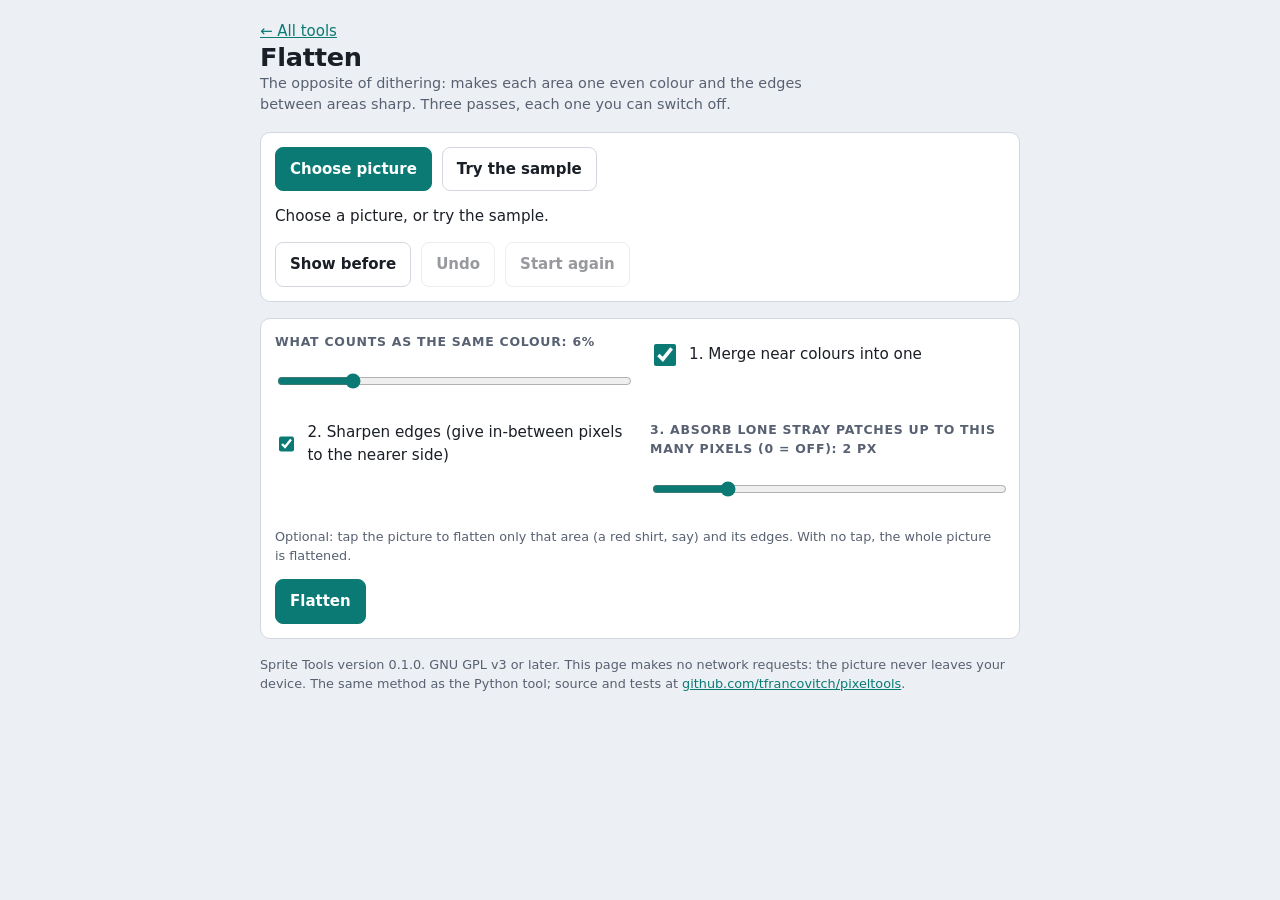
<file: tools/sprite-tools/pages/flatten.html>
<!doctype html>
<html lang="en">
<head>
<meta charset="utf-8">
<meta name="viewport" content="width=device-width, initial-scale=1, viewport-fit=cover">
<title>Sprite Tools: Flatten</title>
<!--
  Sprite Tools, Flatten (browser version). Copyright (C) 2026 the pixeltools contributors

  This program is free software: you can redistribute it and/or modify it under the terms of the GNU General
  Public License as published by the Free Software Foundation, either version 3 of the License, or (at your
  option) any later version. It is distributed WITHOUT ANY WARRANTY; see https://www.gnu.org/licenses/

  One self-contained file: no server, nothing uploaded. Built by web/build.py from web/page.template.html and
  web/core.js; the same method as the Python tool (sprite.py), checked pixel for pixel by tests/parity.js.
-->
<style>:root{
  --bg:#eceff3; --surface:#ffffff; --fg:#1a1e26; --muted:#586172; --line:#d3d8e0; --accent:#0b7a75; --accent-fg:#ffffff; --bad:#a33a3a;
  --check1:#e4e7ec; --check2:#f6f7f9;
  --font:system-ui,-apple-system,"Segoe UI",Roboto,"Helvetica Neue",Arial,sans-serif;
}
@media (prefers-color-scheme: dark){
  :root:not([data-theme="light"]){--bg:#11151a; --surface:#1a1f27; --fg:#e7eaf0; --muted:#98a2b3; --line:#2b323d; --accent:#3fd0c6; --accent-fg:#06211f; --bad:#f08a8a; --check1:#262c36; --check2:#1e232b; color-scheme:dark;}
}
:root[data-theme="dark"]{--bg:#11151a; --surface:#1a1f27; --fg:#e7eaf0; --muted:#98a2b3; --line:#2b323d; --accent:#3fd0c6; --accent-fg:#06211f; --bad:#f08a8a; --check1:#262c36; --check2:#1e232b; color-scheme:dark;}
*{box-sizing:border-box}
body{background:var(--bg);color:var(--fg);font-family:var(--font);font-size:15px;line-height:1.5;margin:0;
  padding-block:20px 48px;padding-left:max(16px,env(safe-area-inset-left,0px));padding-right:max(16px,env(safe-area-inset-right,0px))}
.wrap{max-width:760px;margin:0 auto;display:flex;flex-direction:column;gap:16px}
header{display:flex;align-items:center;gap:12px}
header svg{flex:none}
h1{font-weight:700;font-size:1.6rem;line-height:1.1;margin:0;letter-spacing:-.01em}
h2{font-size:1.05rem;margin:0;font-weight:700}
.lede{margin:2px 0 0;color:var(--muted);font-size:.9rem;max-width:62ch}
.panel{background:var(--surface);border:1px solid var(--line);border-radius:10px;padding:14px;display:flex;flex-direction:column;gap:14px;min-width:0}
.row{display:flex;flex-wrap:wrap;gap:10px;align-items:center}
button,.btn{font:inherit;font-weight:600;border-radius:8px;border:1px solid var(--line);background:var(--surface);color:var(--fg);padding:10px 14px;min-height:44px;cursor:pointer}
button.primary,.btn.primary{background:var(--accent);color:var(--accent-fg);border-color:var(--accent)}
button:disabled{opacity:.45;cursor:default}
button:focus-visible,input:focus-visible,textarea:focus-visible,label:focus-within,a:focus-visible{outline:3px solid var(--accent);outline-offset:2px}
input[type=file]{position:absolute;width:1px;height:1px;opacity:0;pointer-events:none}
.btn{display:inline-flex;align-items:center;justify-content:center}
.settings{display:grid;grid-template-columns:repeat(auto-fit,minmax(240px,1fr));gap:16px 20px}
.ctl{display:flex;flex-direction:column;gap:6px;min-width:0}
.lbl{font-size:.78rem;font-weight:600;letter-spacing:.06em;text-transform:uppercase;color:var(--muted)}
.hint{font-size:.8rem;color:var(--muted);margin:0}
.seg{display:flex;gap:6px;flex-wrap:wrap}
.seg button[aria-pressed=true],button.toggle[aria-pressed=true]{background:var(--accent);color:var(--accent-fg);border-color:var(--accent)}
.ctl input[type=range]{width:100%;min-height:44px;accent-color:var(--accent)}
.ctl input[type=text],.ctl textarea{font:inherit;width:100%;min-height:44px;padding:8px 10px;border-radius:8px;border:1px solid var(--line);background:var(--bg);color:var(--fg)}
.ctl textarea{min-height:96px;font-family:ui-monospace,Menlo,Consolas,monospace;font-size:.85rem}
.colourrow{display:flex;gap:8px;align-items:center}
.colourrow input[type=color]{width:52px;height:44px;padding:2px;border:1px solid var(--line);border-radius:8px;background:var(--bg)}
.chk{display:flex;align-items:center;gap:10px;min-height:44px;font-size:.95rem}
.chk input{width:22px;height:22px;accent-color:var(--accent)}
.status{margin:0;font-size:.95rem}
.status.bad{color:var(--bad)}
.stage{position:relative;border:1px solid var(--line);border-radius:8px;overflow:hidden;line-height:0;background:repeating-conic-gradient(var(--check1) 0 25%,var(--check2) 0 50%) 0 0/16px 16px}
.stage img{width:100%;height:auto;display:block;image-rendering:pixelated;-webkit-touch-callout:default}
.mark{position:absolute;width:16px;height:16px;margin:-8px 0 0 -8px;border:2px solid #fff;outline:2px solid #000;border-radius:50%;pointer-events:none}
.cap{font-size:.82rem;color:var(--muted);margin:0;font-variant-numeric:tabular-nums}
footer{font-size:.8rem;color:var(--muted)}
footer a,.back{color:var(--accent)}
.tool{display:flex;flex-direction:column;gap:2px;padding:12px 14px;border:1px solid var(--line);border-radius:10px;background:var(--surface);color:var(--fg);text-decoration:none;min-height:44px}
.tool b{font-size:1.05rem}.tool span{font-size:.88rem;color:var(--muted)}
.tools{display:grid;grid-template-columns:repeat(auto-fit,minmax(240px,1fr));gap:12px}
</style>
</head>
<body>
<div class="wrap">
  <header>
    <div>
      <a class="back" href="index.html">&larr; All tools</a>
      <h1>Flatten</h1>
      <p class="lede">The opposite of dithering: makes each area one even colour and the edges between areas sharp. Three passes, each one you can switch off.</p>
    </div>
  </header>

  <section class="panel" aria-label="Picture">
    <div class="row">
      <label class="btn primary" for="file">Choose picture</label>
      <input id="file" type="file" accept="image/*">
      <button id="sampleBtn" type="button">Try the sample</button>
    </div>
    <p class="status" id="status" role="status">Choose a picture, or try the sample.</p>
    <div id="stageBox" hidden>
      <div class="stage" id="stage"><img id="shown" alt="Your picture"><div class="mark" id="mark" hidden></div></div>
      <p class="cap" id="cap"></p>
    </div>
    <div class="row" id="viewRow" hidden>
      <button id="beforeBtn" type="button" class="toggle" aria-pressed="false">Show before</button>
      <button id="undoBtn" type="button" disabled>Undo</button>
      <button id="resetBtn" type="button" disabled>Start again</button>
    </div>
    <p class="cap" id="saveHelp" hidden>To save: press and hold the picture, then choose Download image. On a computer, right-click it and choose Save image as.</p>
  </section>

  <section class="panel" aria-label="Settings" id="settings" hidden>
    <div class="settings" id="controls"></div>
    <p class="hint" id="pointHelp"></p>
    <div class="row" id="actions"></div>
  </section>

  <footer>
    Sprite Tools version 0.1.0. GNU GPL v3 or later. This page makes no network requests: the picture never leaves your device. The same method as the Python tool; source and tests at <a href="https://github.com/tfrancovitch/pixeltools" target="_blank" rel="noopener">github.com/tfrancovitch/pixeltools</a>.
  </footer>
</div>

<script id="core-src">/* Sprite Tools core (JavaScript): the same tools as the Python package spritetools/, with no page code in it.
 * Copyright (C) 2026 the pixeltools contributors. Licensed under the GNU GPL v3 or later.
 *
 * Every function mirrors one in spritetools/. The tuning numbers are copied from spritetools/tuning.py by
 * web/build.py (never edited by hand). A picture is {w, h, data: Uint8ClampedArray of RGBA}.
 * Check it against Python with tests/parity.js. Use: SpriteCore.run('turn', img, {flip: 'h'}) -> {img, info}.
 */
(function (root) {
'use strict';

const T = /*TUNING_START*/{
 "MAX_DISTANCE": 510.0,
 "FILL_TOLERANCE": 10.0,
 "BG_BAND": 0.02,
 "BG_BAND_MIN": 2,
 "BG_RANGE": 1.5,
 "BG_FIT_FIRST": 3.0,
 "BG_FIT_ROUNDS": 2,
 "REPLACE_TOLERANCE": 8.0,
 "FLATTEN_TOLERANCE": 6.0,
 "FLATTEN_MIN_SPECK": 2,
 "FLATTEN_EDGE_LINE": 1.0,
 "FLATTEN_EDGE_ROUNDS": 3,
 "FLATTEN_SPECK_REACH": 25.0
}/*TUNING_END*/;
const VERSION = '0.1.0';

/* ---------------------------------------------------------------- helpers shared by the tools */
function cutoffSq(tolerance) {
  if (!(tolerance >= 0 && tolerance <= 100)) throw new Error('The tolerance must be between 0 and 100 (percent), not ' + tolerance + '.');
  const cut = tolerance * T.MAX_DISTANCE / 100;
  return cut * cut;
}
function normalised(img) {                  // a copy in which every fully transparent pixel is (0,0,0,0)
  const d = new Uint8ClampedArray(img.data);
  for (let i = 0; i < d.length; i += 4) if (d[i + 3] === 0) { d[i] = 0; d[i + 1] = 0; d[i + 2] = 0; }
  return { w: img.w, h: img.h, data: d };
}
function packAt(d, i) { return ((d[i] << 24) | (d[i + 1] << 16) | (d[i + 2] << 8) | d[i + 3]) >>> 0; }
function countColours(img) {
  const n = normalised(img), seen = new Set();
  for (let i = 0; i < n.data.length; i += 4) seen.add(packAt(n.data, i));
  return seen.size;
}
function changedPixels(a, b) {
  const x = normalised(a).data, y = normalised(b).data;
  let n = 0;
  for (let i = 0; i < x.length; i += 4) if (x[i] !== y[i] || x[i + 1] !== y[i + 1] || x[i + 2] !== y[i + 2] || x[i + 3] !== y[i + 3]) n++;
  return n;
}
function cleanColour(c) { return c[3] === 0 ? [0, 0, 0, 0] : [c[0], c[1], c[2], c[3]]; }
function checkPoint(img, at) {
  const x = at[0], y = at[1];
  if (!(x >= 0 && x < img.w && y >= 0 && y < img.h))
    throw new Error('The point ' + x + ',' + y + ' is outside the picture, which is ' + img.w + ' by ' + img.h + ' pixels (x from 0 to ' + (img.w - 1) + ', y from 0 to ' + (img.h - 1) + ').');
  return [x, y];
}
/* Everything reachable from the seeds (flat pixel indices) by stepping to a touching pixel q from a reached
 * pixel p whenever edgeOk(p, q). The answer does not depend on the order of the search. Returns a Uint8Array mask. */
function grow(w, h, seeds, edgeOk, corners) {
  const reached = new Uint8Array(w * h), stack = new Int32Array(w * h);
  let top = 0;
  for (const s of seeds) if (!reached[s]) { reached[s] = 1; stack[top++] = s; }
  while (top) {
    const p = stack[--top], y = (p / w) | 0, x = p - y * w;
    for (let dy = -1; dy <= 1; dy++) for (let dx = -1; dx <= 1; dx++) {
      if ((dx === 0 && dy === 0) || (!corners && dx !== 0 && dy !== 0)) continue;
      const ny = y + dy, nx = x + dx;
      if (ny < 0 || ny >= h || nx < 0 || nx >= w) continue;
      const q = ny * w + nx;
      if (!reached[q] && edgeOk(p, q)) { reached[q] = 1; stack[top++] = q; }
    }
  }
  return reached;
}

const tools = {};

/* ---------------------------------------------------------------- turn */
tools.turn = {
  apply(img, opts) {
    const w = img.w, h = img.h, flip = opts.flip || null;
    if (flip !== null && flip !== 'h' && flip !== 'v') throw new Error('--flip must be h or v, not ' + flip + '.');
    const out = new Uint8ClampedArray(img.data.length);
    for (let y = 0; y < h; y++) for (let x = 0; x < w; x++) {
      const sx = flip === 'h' ? w - 1 - x : x, sy = flip === 'v' ? h - 1 - y : y;
      const s = (sy * w + sx) * 4, d = (y * w + x) * 4;
      out[d] = img.data[s]; out[d + 1] = img.data[s + 1]; out[d + 2] = img.data[s + 2]; out[d + 3] = img.data[s + 3];
    }
    const res = { w, h, data: out };
    return [res, { pixels_changed: changedPixels(img, res) }];
  },
};

/* ---------------------------------------------------------------- fill */
const hexOf = c => '#' + c.map(v => (v < 16 ? '0' : '') + v.toString(16)).join('');
tools.fill = {
  apply(img, opts) {
    const w = img.w, h = img.h, n = w * h;
    const tol = opts.tolerance == null ? T.FILL_TOLERANCE : Number(opts.tolerance);
    const cut2 = cutoffSq(tol);
    const colour = cleanColour(opts.colour == null ? [0, 0, 0, 0] : opts.colour);
    const corners = !!opts.corners, at = opts.at;
    const f = normalised(img).data;
    const d2 = (i, j) => { const a = f[i * 4] - f[j * 4], b = f[i * 4 + 1] - f[j * 4 + 1], c = f[i * 4 + 2] - f[j * 4 + 2], e = f[i * 4 + 3] - f[j * 4 + 3]; return a * a + b * b + c * c + e * e; };
    const d2c = (i, r) => { const a = f[i * 4] - r[0], b = f[i * 4 + 1] - r[1], c = f[i * 4 + 2] - r[2], e = f[i * 4 + 3] - r[3]; return a * a + b * b + c * c + e * e; };
    let mask, extra = {};
    if (opts.background) {
      if (at != null) throw new Error('Use either --at (a start point) or --background (start from the border), not both.');
      let band = Math.max(T.BG_BAND_MIN, Math.floor(T.BG_BAND * Math.min(h, w) + 0.5));
      band = Math.min(band, Math.max(1, Math.floor(Math.min(h, w) / 2)));
      const ring = [];
      for (let y = 0; y < h; y++) for (let x = 0; x < w; x++) if (y < band || y >= h - band || x < band || x >= w - band) ring.push(y * w + x);
      const ref = [0, 1, 2, 3].map(c => { const v = Int32Array.from(ring, i => f[i * 4 + c]).sort(); return v[Math.floor(ring.length / 2)]; });
      const range2 = cut2 * T.BG_RANGE * T.BG_RANGE, first2 = cut2 * T.BG_FIT_FIRST * T.BG_FIT_FIRST;
      const fit = idx => {                       // same plain float steps as fit_plane in fill.py
        let n = idx.length, sx = 0, sy = 0, sxx = 0, sxy = 0, syy = 0;
        for (const i of idx) { const y = Math.floor(i / w), x = i - y * w; sx += x; sy += y; sxx += x * x; sxy += x * y; syy += y * y; }
        const det = n * (sxx * syy - sxy * sxy) - sx * (sx * syy - sxy * sy) + sy * (sx * sxy - sxx * sy);
        return [0, 1, 2, 3].map(ch => {
          if (det === 0) return [ref[ch], 0, 0];
          let sc = 0, sxc = 0, syc = 0;
          for (const i of idx) { const y = Math.floor(i / w), x = i - y * w, c = f[i * 4 + ch]; sc += c; sxc += x * c; syc += y * c; }
          const a = (sc * (sxx * syy - sxy * sxy) - sx * (sxc * syy - sxy * syc) + sy * (sxc * sxy - sxx * syc)) / det;
          const b = (n * (sxc * syy - sxy * syc) - sc * (sx * syy - sxy * sy) + sy * (sx * syc - sxc * sy)) / det;
          const cc = (n * (sxx * syc - sxc * sxy) - sx * (sx * syc - sxc * sy) + sc * (sx * sxy - sxx * sy)) / det;
          return [a, b, cc];
        });
      };
      const planeD2 = (i, rows) => {
        const y = Math.floor(i / w), x = i - y * w; let t = 0;
        for (let ch = 0; ch < 4; ch++) { const d = f[i * 4 + ch] - ((rows[ch][0] + rows[ch][1] * x) + rows[ch][2] * y); t = t + d * d; }
        return t;
      };
      const firstKept = ring.filter(i => d2c(i, ref) <= first2);
      let rows = fit(firstKept.length ? firstKept : ring);
      for (let r = 0; r < T.BG_FIT_ROUNDS; r++) {
        const again = ring.filter(i => planeD2(i, rows) <= range2);
        if (again.length < 0.2 * ring.length) break;
        rows = fit(again);
      }
      const dBg = new Float64Array(n);
      for (let i = 0; i < n; i++) dBg[i] = planeD2(i, rows);
      const seeds = ring.filter(i => dBg[i] <= range2);
      mask = grow(w, h, seeds, (p, q) => d2(p, q) <= cut2 && dBg[q] <= range2, corners);
      extra.background_colour = hexOf(ref);
    } else {
      if (at == null) throw new Error('Say where to start: --at x,y (a point on the area to fill), or use --background.');
      const [x, y] = checkPoint(img, at), s = y * w + x;
      const cand = new Uint8Array(n);
      for (let i = 0; i < n; i++) cand[i] = d2(i, s) <= cut2 ? 1 : 0;
      mask = opts.everywhere ? cand : grow(w, h, [s], (p, q) => cand[q] === 1, corners);
    }
    const out = new Uint8ClampedArray(img.data);
    let filled = 0;
    for (let i = 0; i < n; i++) if (mask[i]) { filled++; out[i * 4] = colour[0]; out[i * 4 + 1] = colour[1]; out[i * 4 + 2] = colour[2]; out[i * 4 + 3] = colour[3]; }
    const res = { w, h, data: out };
    return [res, Object.assign({ pixels_filled: filled, pixels_changed: changedPixels(img, res) }, extra)];
  },
};

/* ---------------------------------------------------------------- flatten */
tools.flatten = {
  apply(img, opts) {
    const w = img.w, h = img.h, n = w * h;
    const tol = opts.tolerance == null ? T.FLATTEN_TOLERANCE : Number(opts.tolerance);
    const cut2 = cutoffSq(tol);
    const doMerge = opts.merge !== false, doEdges = opts.edges !== false;
    const limit = opts.min_speck == null ? T.FLATTEN_MIN_SPECK : Math.trunc(Number(opts.min_speck));
    if (limit < 0) throw new Error('--min-speck must be 0 or more (0 skips the speck pass).');
    const at = opts.at;
    let flat = normalised(img).data, start = Int32Array.from(flat);
    flat = Int32Array.from(flat);
    const pk = (a, i) => a[i * 4] * 16777216 + a[i * 4 + 1] * 65536 + a[i * 4 + 2] * 256 + a[i * 4 + 3];
    const d2 = (a, i, b, j) => { const p = a[i * 4] - b[j * 4], q = a[i * 4 + 1] - b[j * 4 + 1], r = a[i * 4 + 2] - b[j * 4 + 2], t = a[i * 4 + 3] - b[j * 4 + 3]; return p * p + q * q + r * r + t * t; };
    const setPk = (a, i, v) => { a[i * 4] = Math.floor(v / 16777216) & 255; a[i * 4 + 1] = Math.floor(v / 65536) & 255; a[i * 4 + 2] = Math.floor(v / 256) & 255; a[i * 4 + 3] = v & 255; };
    let region = null, changeOk = new Uint8Array(n).fill(1);
    if (at != null) {
      const [x, y] = checkPoint(img, at), seed = y * w + x;
      const cand = new Uint8Array(n);
      for (let i = 0; i < n; i++) cand[i] = d2(flat, i, flat, seed) <= cut2 ? 1 : 0;
      region = grow(w, h, [seed], (p, q) => cand[q] === 1, false);
      changeOk = new Uint8Array(n);
      for (let i = 0; i < n; i++) if (region[i]) {
        const y0 = (i / w) | 0, x0 = i - y0 * w;
        for (let dy = -1; dy <= 1; dy++) for (let dx = -1; dx <= 1; dx++) { const yy = y0 + dy, xx = x0 + dx; if (yy >= 0 && yy < h && xx >= 0 && xx < w) changeOk[yy * w + xx] = 1; }
      }
    }
    const differs = (a, b) => { for (let i = 0; i < n; i++) if (a[i * 4] !== b[i * 4] || a[i * 4 + 1] !== b[i * 4 + 1] || a[i * 4 + 2] !== b[i * 4 + 2] || a[i * 4 + 3] !== b[i * 4 + 3]) return true; return false; };
    const countDiff = (a, b) => { let c = 0; for (let i = 0; i < n; i++) if (a[i * 4] !== b[i * 4] || a[i * 4 + 1] !== b[i * 4 + 1] || a[i * 4 + 2] !== b[i * 4 + 2] || a[i * 4 + 3] !== b[i * 4 + 3]) c++; return c; };
    // pass 1: merge near colours
    if (doMerge) {
      if (region === null) {
        const counts = new Map();
        for (let i = 0; i < n; i++) { const k = pk(flat, i); counts.set(k, (counts.get(k) || 0) + 1); }
        const order = [...counts.keys()].sort((a, b) => counts.get(b) - counts.get(a) || a - b);
        const leaders = [], target = new Map();
        const col = k => [Math.floor(k / 16777216) & 255, Math.floor(k / 65536) & 255, Math.floor(k / 256) & 255, k & 255];
        for (const k of order) {
          const c = col(k);
          let bestJ = -1, bestD = Infinity;
          for (let j = 0; j < leaders.length; j++) { const l = leaders[j].c; const d = (l[0] - c[0]) ** 2 + (l[1] - c[1]) ** 2 + (l[2] - c[2]) ** 2 + (l[3] - c[3]) ** 2; if (d < bestD) { bestD = d; bestJ = j; } }
          if (bestJ >= 0 && bestD <= cut2) target.set(k, leaders[bestJ].k);
          else { leaders.push({ k, c }); target.set(k, k); }
        }
        for (let i = 0; i < n; i++) setPk(flat, i, target.get(pk(flat, i)));
      } else {
        const counts = new Map();
        for (let i = 0; i < n; i++) if (region[i]) { const k = pk(flat, i); counts.set(k, (counts.get(k) || 0) + 1); }
        let mode = null;
        for (const [k, c] of counts) if (mode === null || c > counts.get(mode) || (c === counts.get(mode) && k < mode)) mode = k;
        for (let i = 0; i < n; i++) if (region[i]) setPk(flat, i, mode);
      }
    }
    const p1 = countDiff(flat, start);
    // pass 2: sharpen edges
    let p2 = 0;
    if (doEdges) {
      const lim = cut2 * T.FLATTEN_EDGE_LINE * T.FLATTEN_EDGE_LINE;
      for (let round = 0; round < T.FLATTEN_EDGE_ROUNDS; round++) {
        const out = Int32Array.from(flat);
        let moved = 0;
        for (let y = 0; y < h; y++) for (let x = 0; x < w; x++) {
          const i = y * w + x;
          if (!changeOk[i]) continue;
          const c = pk(flat, i);
          let best = Infinity, pick = -1;
          for (const [dy1, dx1, dy2, dx2] of [[-1, 0, 1, 0], [0, -1, 0, 1]]) {
            const y1 = y + dy1, x1 = x + dx1, y2 = y + dy2, x2 = x + dx2;
            if (y1 < 0 || y1 >= h || x1 < 0 || x1 >= w || y2 < 0 || y2 >= h || x2 < 0 || x2 >= w) continue;
            const ia = y1 * w + x1, ib = y2 * w + x2, na = pk(flat, ia), nb = pk(flat, ib);
            if (na === nb || na === c || nb === c) continue;
            let len2 = 0, dot = 0, ac2 = 0;
            for (let k = 0; k < 4; k++) { const ab = flat[ib * 4 + k] - flat[ia * 4 + k], ac = flat[i * 4 + k] - flat[ia * 4 + k]; len2 += ab * ab; dot += ac * ab; ac2 += ac * ac; }
            const perp = ac2 * len2 - dot * dot;
            if (!(dot > 0 && dot < len2) || !(perp <= lim * len2)) continue;
            const score = perp / len2;
            if (score < best) { best = score; const twice = 2 * dot; pick = (twice < len2 || (twice === len2 && na < nb)) ? na : nb; }
          }
          if (pick >= 0) { setPk(out, i, pick); if (pk(out, i) !== c) moved++; }
        }
        flat = out; p2 += moved;
        if (moved === 0) break;
      }
    }
    // pass 3: absorb specks
    const before3 = Int32Array.from(flat);
    if (limit > 0) {
      const reach2 = cutoffSq(T.FLATTEN_SPECK_REACH), out = Int32Array.from(flat), seen = new Uint8Array(n);
      for (let s0 = 0; s0 < n; s0++) {
        if (seen[s0]) continue;
        const colour = pk(before3, s0), cells = [s0], mark = new Set([s0]);
        seen[s0] = 1;
        for (let k = 0; k < cells.length; k++) {
          const p = cells[k], y = (p / w) | 0, x = p - y * w;
          for (const [ny, nx] of [[y - 1, x], [y + 1, x], [y, x - 1], [y, x + 1]]) {
            if (ny < 0 || ny >= h || nx < 0 || nx >= w) continue;
            const q = ny * w + nx;
            if (!seen[q] && pk(before3, q) === colour) { seen[q] = 1; cells.push(q); }
          }
        }
        if (cells.length > limit) continue;
        for (const c of cells) mark.add(c);
        const around = new Set();
        for (const p of cells) {
          const y = (p / w) | 0, x = p - y * w;
          for (const [ny, nx] of [[y - 1, x], [y + 1, x], [y, x - 1], [y, x + 1]]) {
            if (ny < 0 || ny >= h || nx < 0 || nx >= w) continue;
            const q = ny * w + nx;
            if (!mark.has(q)) around.add(pk(before3, q));
          }
        }
        if (around.size !== 1 || !cells.every(c => changeOk[c])) continue;
        const target = [...around][0], t = [Math.floor(target / 16777216) & 255, Math.floor(target / 65536) & 255, Math.floor(target / 256) & 255, target & 255];
        let d = 0;
        for (let k = 0; k < 4; k++) { const e = t[k] - before3[s0 * 4 + k]; d += e * e; }
        if (d <= reach2) for (const c of cells) setPk(out, c, target);
      }
      flat = out;
    }
    const p3 = countDiff(flat, before3);
    const res = { w, h, data: Uint8ClampedArray.from(flat) };
    return [res, { pixels_changed: changedPixels(img, res), pass1_pixels: p1, pass2_pixels: p2, pass3_pixels: p3 }];
  },
};

/* ---------------------------------------------------------------- replace */
function parseColour(text) {                // #rrggbb, #rrggbbaa, or r,g,b[,a]
  const s = text.trim();
  const bad = () => new Error("'" + text + "' is not a colour. Write #rrggbb, #rrggbbaa, or r,g,b (0 to 255), for example #ff0000 or 255,0,0.");
  if (s.startsWith('#')) {
    const h = s.slice(1);
    if (/^[0-9a-fA-F]{6}([0-9a-fA-F]{2})?$/.test(h)) { const v = []; for (let i = 0; i < h.length; i += 2) v.push(parseInt(h.slice(i, i + 2), 16)); return [v[0], v[1], v[2], v.length === 4 ? v[3] : 255]; }
  } else {
    const parts = s.split(',').map(p => p.trim());
    if ((parts.length === 3 || parts.length === 4) && parts.every(p => /^\d{1,3}$/.test(p) && Number(p) <= 255)) { const v = parts.map(Number); return [v[0], v[1], v[2], v.length === 4 ? v[3] : 255]; }
  }
  throw bad();
}
function parseMap(text) {
  const pairs = [];
  text.split(/\r\n|\r|\n/).forEach((raw, k) => {
    const line = raw.trim(), n = k + 1;
    if (!line || line.startsWith(';') || line.startsWith('//')) return;
    const arrow = line.includes('->') || line.includes('=>');
    const parts = arrow ? line.replace(/=>/g, '->').split('->').map(p => p.trim()) : line.split(/\s+/);
    if (parts.length !== 2) throw new Error('Line ' + n + " of the map is not a pair of colours: '" + line + "'. Write one pair per line, like #aabbcc #112233.");
    try { pairs.push([parseColour(parts[0]), parseColour(parts[1])]); } catch (e) { throw new Error('Line ' + n + ' of the map: ' + e.message); }
  });
  if (!pairs.length) throw new Error('The map has no colour pairs. Write one pair per line, like #aabbcc #112233.');
  return pairs;
}
tools.replace = {
  apply(img, opts) {
    const w = img.w, h = img.h, n = w * h;
    const tol = opts.tolerance == null ? T.REPLACE_TOLERANCE : Number(opts.tolerance);
    const cut2 = cutoffSq(tol);
    const f = normalised(img).data, out = new Uint8ClampedArray(img.data);
    const mask = new Uint8Array(n);
    let pairs = opts.map || null, extra = {};
    if (opts.map_text != null) pairs = parseMap(opts.map_text);
    if (pairs !== null) {
      if (['from', 'to', 'at'].some(k => opts[k] != null) || opts.connected) throw new Error('--map already says what to change into what; do not combine it with --from, --to, --at or --connected.');
      if (!pairs.length) throw new Error('The map has no colour pairs. Write one pair per line, like #aabbcc #112233.');
      const froms = pairs.map(p => cleanColour(p[0])), tos = pairs.map(p => cleanColour(p[1])), used = new Set();
      for (let i = 0; i < n; i++) {
        let best = -1, bd = Infinity;
        for (let k = 0; k < froms.length; k++) { const a = f[i * 4] - froms[k][0], b = f[i * 4 + 1] - froms[k][1], c = f[i * 4 + 2] - froms[k][2], e = f[i * 4 + 3] - froms[k][3]; const d = a * a + b * b + c * c + e * e; if (d < bd) { bd = d; best = k; } }
        if (bd <= cut2) { mask[i] = 1; used.add(best); out[i * 4] = tos[best][0]; out[i * 4 + 1] = tos[best][1]; out[i * 4 + 2] = tos[best][2]; out[i * 4 + 3] = tos[best][3]; }
      }
      extra = { pairs: pairs.length, pairs_used: used.size };
    } else {
      if (opts.to == null) throw new Error('Say what to change it into: --to COLOUR.');
      const src = opts.from, at = opts.at;
      if (src != null && at != null) throw new Error('Use either --from (a colour) or --at (a point to take the colour from), not both.');
      if (src == null && at == null) throw new Error('Say which colour to change: --from COLOUR, or --at x,y to take it from the picture.');
      if (opts.connected && at == null) throw new Error('--connected needs --at (the area around that point).');
      let ref, s = -1;
      if (at != null) { const [x, y] = checkPoint(img, at); s = y * w + x; ref = [f[s * 4], f[s * 4 + 1], f[s * 4 + 2], f[s * 4 + 3]]; } else ref = cleanColour(src);
      const cand = new Uint8Array(n);
      for (let i = 0; i < n; i++) { const a = f[i * 4] - ref[0], b = f[i * 4 + 1] - ref[1], c = f[i * 4 + 2] - ref[2], e = f[i * 4 + 3] - ref[3]; cand[i] = a * a + b * b + c * c + e * e <= cut2 ? 1 : 0; }
      const m = opts.connected ? grow(w, h, [s], (p, q) => cand[q] === 1, !!opts.corners) : cand;
      const to = cleanColour(opts.to);
      for (let i = 0; i < n; i++) if (m[i]) { mask[i] = 1; out[i * 4] = to[0]; out[i * 4 + 1] = to[1]; out[i * 4 + 2] = to[2]; out[i * 4 + 3] = to[3]; }
    }
    let replaced = 0;
    for (let i = 0; i < n; i++) replaced += mask[i];
    const res = { w, h, data: out };
    return [res, Object.assign({ pixels_replaced: replaced, pixels_changed: changedPixels(img, res) }, extra)];
  },
};

/*TOOLS_HERE*/

/* ---------------------------------------------------------------- the one entry point */
function run(name, img, opts) {
  if (!tools[name]) throw new Error('There is no tool called ' + name + '.');
  const [out, info] = tools[name].apply(img, opts || {});
  info.colours_before = countColours(img);
  info.colours_after = countColours(out);
  return { img: out, info };
}

root.SpriteCore = { run, tools, T, VERSION, countColours, changedPixels, parseColour, parseMap };
})(typeof self !== 'undefined' ? self : globalThis);
</script>
<script>
'use strict';
const CONFIG = {"title": "Flatten", "lede": "The opposite of dithering: makes each area one even colour and the edges between areas sharp. Three passes, each one you can switch off.", "controls": [{"id": "tolerance", "type": "range", "label": "What counts as the same colour", "min": 0, "max": 30, "step": 1, "value": 6, "unit": "%"}, {"id": "merge", "type": "check", "label": "1. Merge near colours into one", "value": true}, {"id": "edges", "type": "check", "label": "2. Sharpen edges (give in-between pixels to the nearer side)", "value": true}, {"id": "min_speck", "type": "range", "label": "3. Absorb lone stray patches up to this many pixels (0 = off)", "min": 0, "max": 10, "step": 1, "value": 2, "unit": " px"}], "point": true, "pointNeeded": false, "pointHelp": "Optional: tap the picture to flatten only that area (a red shirt, say) and its edges. With no tap, the whole picture is flattened.", "actions": [{"label": "Flatten", "primary": true}], "tool": "flatten", "version": "0.1.0"};
const $ = id => document.getElementById(id);
const MAX_PIXELS = 16e6, MAX_UNDO = 20;

/* ------------------------------------------------------------------ the worker (falls back to the main thread) */
const workerCode = document.getElementById('core-src').textContent + `
;self.onmessage = e => {
  const m = e.data;
  try {
    const r = SpriteCore.run(m.tool, { w: m.w, h: m.h, data: new Uint8ClampedArray(m.buffer) }, m.opts);
    postMessage({ id: m.id, w: r.img.w, h: r.img.h, buffer: r.img.data.buffer, info: r.info }, [r.img.data.buffer]);
  } catch (err) { postMessage({ id: m.id, error: String((err && err.message) || err) }); }
};`;
let worker = null, noWorker = location.hash === '#no-worker', nextId = 1;
const waiting = new Map();
function startWorker() {
  if (noWorker) return;
  try {
    worker = new Worker(URL.createObjectURL(new Blob([workerCode], { type: 'text/javascript' })));
    worker.onmessage = e => { const w = waiting.get(e.data.id); if (!w) return; waiting.delete(e.data.id); e.data.error ? w.reject(new Error(e.data.error)) : w.resolve(e.data); };
    worker.onerror = e => { e.preventDefault && e.preventDefault(); worker = null; noWorker = true; for (const [, w] of waiting) w.reject(new Error('retry')); waiting.clear(); };
  } catch (err) { worker = null; noWorker = true; }
}
async function runTool(img, opts) {
  if (worker) {
    try {
      const id = nextId++;
      const copy = new Uint8ClampedArray(img.data);
      const res = await new Promise((resolve, reject) => { waiting.set(id, { resolve, reject }); worker.postMessage({ id, tool: CONFIG.tool, w: img.w, h: img.h, buffer: copy.buffer, opts }, [copy.buffer]); });
      return { img: { w: res.w, h: res.h, data: new Uint8ClampedArray(res.buffer) }, info: res.info };
    } catch (err) { if (err.message !== 'retry') throw err; }
  }
  await new Promise(r => setTimeout(r, 30));                 // let the page paint "Working..."
  return SpriteCore.run(CONFIG.tool, { w: img.w, h: img.h, data: new Uint8ClampedArray(img.data) }, opts);
}

/* ------------------------------------------------------------------ pictures */
let history = [], showBefore = false, point = null, busy = false;
const current = () => history[history.length - 1];
function status(msg, bad) { const s = $('status'); s.textContent = msg; s.classList.toggle('bad', !!bad); }
function pngUrl(img) {
  const c = document.createElement('canvas'); c.width = img.w; c.height = img.h;
  c.getContext('2d').putImageData(new ImageData(new Uint8ClampedArray(img.data), img.w, img.h), 0, 0);
  return c.toDataURL('image/png');
}
function show() {
  if (!history.length) return;
  const img = showBefore ? history[0] : current();
  $('shown').src = pngUrl(img);
  $('cap').textContent = (showBefore ? 'Before: ' : 'Now: ') + img.w + ' × ' + img.h + ' pixels, ' + SpriteCore.countColours(img) + ' colours' + (point ? ' · point ' + point[0] + ',' + point[1] : '');
  $('undoBtn').disabled = history.length < 2; $('resetBtn').disabled = history.length < 2;
  $('beforeBtn').setAttribute('aria-pressed', String(showBefore));
  placeMark();
}
function placeMark() {
  const m = $('mark'), img = $('shown'), cur = current();
  if (!point || !cur || point[0] >= cur.w || point[1] >= cur.h) { m.hidden = true; return; }
  m.hidden = false;
  m.style.left = ((point[0] + 0.5) / cur.w * 100) + '%'; m.style.top = ((point[1] + 0.5) / cur.h * 100) + '%';
}
function setPicture(img, message) {
  history = [img]; point = null; showBefore = false;
  $('stageBox').hidden = false; $('viewRow').hidden = false; $('settings').hidden = false; $('saveHelp').hidden = false;
  show(); status(message);
}
async function decode(file) {
  const bmp = await createImageBitmap(file, { colorSpaceConversion: 'none' });
  if (bmp.width * bmp.height > MAX_PIXELS) { if (bmp.close) bmp.close(); throw new Error('This picture is too large for a browser (' + bmp.width + ' × ' + bmp.height + '). Use the Python tool, or shrink it first.'); }
  const c = document.createElement('canvas'); c.width = bmp.width; c.height = bmp.height;
  const ctx = c.getContext('2d', { willReadFrequently: true });
  ctx.drawImage(bmp, 0, 0);
  const d = ctx.getImageData(0, 0, c.width, c.height);
  if (bmp.close) bmp.close();
  return { w: d.width, h: d.height, data: d.data };
}
$('file').addEventListener('change', async e => {
  const f = e.target.files[0]; if (!f) return;
  try { setPicture(await decode(f), f.name + ': ' + 'ready. Tap the picture to choose a point, set what you need, then press the button.'); }
  catch (err) { status('That picture could not be opened: ' + err.message, true); }
  e.target.value = '';
});

/* a small sample: a red-shirted figure on a noisy gradient ground, drawn with a fixed random sequence */
function makeSample() {
  const W = 64, H = 64, data = new Uint8ClampedArray(W * H * 4);
  let s = 12345; const rnd = () => (s = (s * 1664525 + 1013904223) >>> 0) / 4294967296;
  const noise = a => Math.round((rnd() - 0.5) * 2 * a);
  const paint = (x, y, c, n) => { const i = (y * W + x) * 4; data[i] = c[0] + noise(n); data[i + 1] = c[1] + noise(n); data[i + 2] = c[2] + noise(n); data[i + 3] = 255; };
  for (let y = 0; y < H; y++) for (let x = 0; x < W; x++) paint(x, y, [150 + y, 190 + (y >> 1), 220], 5);
  const box = (x0, y0, x1, y1, c) => { for (let y = y0; y < y1; y++) for (let x = x0; x < x1; x++) paint(x, y, c, 5); };
  box(26, 12, 38, 24, [226, 178, 140]);   // head
  box(24, 24, 40, 44, [200, 40, 40]);     // red shirt
  box(18, 26, 24, 42, [226, 178, 140]); box(40, 26, 46, 42, [226, 178, 140]);   // arms
  box(26, 44, 38, 58, [60, 70, 140]);     // trousers
  box(29, 16, 31, 18, [30, 30, 30]); box(33, 16, 35, 18, [30, 30, 30]);         // eyes
  return { w: W, h: H, data };
}
$('sampleBtn').addEventListener('click', () => setPicture(makeSample(), 'Sample loaded: a figure on a noisy sky. Tap the picture to choose a point, then press the button.'));

/* ------------------------------------------------------------------ choosing a point by tapping */
$('stage').addEventListener('click', e => {
  const cur = current(); if (!cur || showBefore) return;
  const r = $('shown').getBoundingClientRect();
  const x = Math.min(cur.w - 1, Math.max(0, Math.floor((e.clientX - r.left) / r.width * cur.w)));
  const y = Math.min(cur.h - 1, Math.max(0, Math.floor((e.clientY - r.top) / r.height * cur.h)));
  point = [x, y]; show();
  $('pointHelp').textContent = 'Point chosen: ' + x + ',' + y + '. Tap again to move it.' + '';
  $('clearPoint') && ($('clearPoint').hidden = false);
});

/* ------------------------------------------------------------------ the controls, drawn from the page's settings */
const values = {};
function hexToRgba(h) { const m = /^#([0-9a-f]{6})([0-9a-f]{2})?$/i.exec(h.trim()); return m ? [parseInt(m[1].slice(0, 2), 16), parseInt(m[1].slice(2, 4), 16), parseInt(m[1].slice(4, 6), 16), m[2] ? parseInt(m[2], 16) : 255] : null; }
function buildControls() {
  const box = $('controls');
  for (const c of CONFIG.controls) {
    const el = document.createElement('div'); el.className = 'ctl';
    if (c.type === 'seg') {
      values[c.id] = c.value; el.innerHTML = '<span class="lbl">' + c.label + '</span><div class="seg" role="group" aria-label="' + c.label + '">' + c.choices.map(([v, t]) => '<button type="button" data-v="' + v + '" aria-pressed="' + (v === c.value) + '">' + t + '</button>').join('') + '</div>';
      el.querySelector('.seg').addEventListener('click', e => { const b = e.target.closest('button'); if (!b) return; values[c.id] = b.dataset.v; for (const x of el.querySelectorAll('button')) x.setAttribute('aria-pressed', String(x === b)); });
    } else if (c.type === 'range') {
      values[c.id] = c.value; el.innerHTML = '<label class="lbl" for="c_' + c.id + '">' + c.label + ': <span id="o_' + c.id + '">' + c.value + c.unit + '</span></label><input id="c_' + c.id + '" type="range" min="' + c.min + '" max="' + c.max + '" step="' + c.step + '" value="' + c.value + '">';
      el.querySelector('input').addEventListener('input', e => { values[c.id] = Number(e.target.value); $('o_' + c.id).textContent = e.target.value + c.unit; });
    } else if (c.type === 'check') {
      values[c.id] = c.value; el.innerHTML = '<label class="chk"><input id="c_' + c.id + '" type="checkbox"' + (c.value ? ' checked' : '') + '> ' + c.label + '</label>';
      el.querySelector('input').addEventListener('change', e => { values[c.id] = e.target.checked; if (c.exclusive && e.target.checked) for (const o of c.exclusive) { const x = $('c_' + o); if (x) { x.checked = false; values[o] = false; } } });
    } else if (c.type === 'colour') {
      values[c.id] = c.value; el.innerHTML = '<label class="lbl" for="c_' + c.id + '">' + c.label + '</label><div class="colourrow"><input type="color" id="p_' + c.id + '" value="' + (c.value.length >= 7 ? c.value.slice(0, 7) : '#000000') + '" aria-label="Pick ' + c.label + '"><input id="c_' + c.id + '" type="text" value="' + c.value + '" autocomplete="off" spellcheck="false"></div>';
      el.querySelector('input[type=color]').addEventListener('input', e => { $('c_' + c.id).value = e.target.value; values[c.id] = e.target.value; });
      el.querySelector('input[type=text]').addEventListener('input', e => { values[c.id] = e.target.value; });
    } else if (c.type === 'text') {
      values[c.id] = ''; el.innerHTML = '<label class="lbl" for="c_' + c.id + '">' + c.label + '</label><textarea id="c_' + c.id + '" spellcheck="false" placeholder="' + (c.placeholder || '') + '"></textarea>';
      el.querySelector('textarea').addEventListener('input', e => { values[c.id] = e.target.value; });
    }
    if (c.hint) { const p = document.createElement('p'); p.className = 'hint'; p.textContent = c.hint; el.appendChild(p); }
    box.appendChild(el);
  }
  if (CONFIG.pointHelp) $('pointHelp').textContent = CONFIG.pointHelp;
  const acts = $('actions');
  for (const a of (CONFIG.actions || [{ label: 'Apply', primary: true }])) {
    const b = document.createElement('button'); b.type = 'button'; b.textContent = a.label; if (!CONFIG.actions || a.primary) b.className = 'primary';
    b.addEventListener('click', () => apply(a.opts || {})); acts.appendChild(b);
  }
  if (CONFIG.point && !CONFIG.pointNeeded) {
    const b = document.createElement('button'); b.type = 'button'; b.id = 'clearPoint'; b.hidden = true; b.textContent = 'Clear point';
    b.addEventListener('click', () => { point = null; b.hidden = true; $('pointHelp').textContent = CONFIG.pointHelp; show(); }); acts.appendChild(b);
  }
}
function collect(extra) {
  const o = Object.assign({}, extra);
  for (const c of CONFIG.controls) {
    const v = values[c.id];
    if (c.type === 'colour') { if (c.optional && v.trim() === '') o[c.id] = null; else { const rgba = hexToRgba(v); if (!rgba) throw new Error('"' + v + '" is not a colour. Write it like #ff0000 or #ff000080.'); o[c.id] = rgba; } }
    else if (c.type === 'text') o[c.id] = v.trim() === '' ? null : v;
    else if (c.type === 'seg' && v === '') o[c.id] = null;
    else o[c.id] = v;
  }
  if (CONFIG.mapIgnores && o.map_text) for (const k of CONFIG.mapIgnores) o[k] = null;
  if (CONFIG.point) o.at = (CONFIG.pointIgnoredWhen && values[CONFIG.pointIgnoredWhen]) || (CONFIG.mapIgnores && o.map_text) ? null : point;
  return CONFIG.prepare ? CONFIG.prepare(o) : o;
}
async function apply(extra) {
  if (busy || !history.length) return;
  let opts;
  try { opts = collect(extra); } catch (err) { status(err.message, true); return; }
  if (CONFIG.pointNeeded && CONFIG.point && !opts.at && !(CONFIG.pointIgnoredWhen && values[CONFIG.pointIgnoredWhen])) { status('Tap the picture first, to choose a point.', true); return; }
  busy = true; document.querySelectorAll('button').forEach(b => { b.dataset.was = b.disabled; b.disabled = true; });
  status('Working…');
  try {
    const r = await runTool(current(), opts);
    history.push(r.img); if (history.length > MAX_UNDO + 1) history.splice(1, 1);
    showBefore = false;
    status(describe(r.info));
  } catch (err) { status(plain(err.message), true); }
  document.querySelectorAll('button').forEach(b => { b.disabled = b.dataset.was === 'true'; });
  busy = false; show();
}
const PLAIN = [[/--from COLOUR/g, 'the "Colour to change" box'], [/--from \(a colour\)/g, 'the "Colour to change" box'], [/--at x,y \(a point on the area to fill\)/g, 'tapping the picture'], [/--at x,y to take it from the picture/g, 'tapping the picture'],
  [/--at \(a point to take the colour from\)/g, 'tapping the picture'], [/--at \(a start point\)/g, 'tapping the picture'], [/--at x,y/g, 'tapping the picture'], [/--at/g, 'a tapped point'], [/--to COLOUR/g, 'the "Change into" box'], [/--to/g, 'the "Change into" box'],
  [/--background \(start from the border\)/g, '"Fill the whole background"'], [/use --background/g, 'tick "Fill the whole background"'], [/--background/g, '"Fill the whole background"'],
  [/--connected/g, '"Only the connected area"'], [/--map/g, 'the palette swap list'], [/--min-speck/g, 'the speck size']];
const plain = msg => PLAIN.reduce((m, [re, to]) => m.replace(re, to), msg);
function describe(info) {
  const n = v => Number(v).toLocaleString('en');
  return (info.pixels_changed === 0 ? 'Nothing changed. ' : n(info.pixels_changed) + ' pixels changed. ') + 'Colours: ' + n(info.colours_before) + ' → ' + n(info.colours_after) + '.' + (info.note ? ' ' + info.note : '');
}
$('beforeBtn').addEventListener('click', () => { showBefore = !showBefore; show(); });
$('undoBtn').addEventListener('click', () => { if (history.length > 1) { history.pop(); showBefore = false; show(); status('Undone.'); } });
$('resetBtn').addEventListener('click', () => { history.length = 1; showBefore = false; show(); status('Back to the picture you started with.'); });

startWorker();
buildControls();
</script>
</body>
</html>
</file>
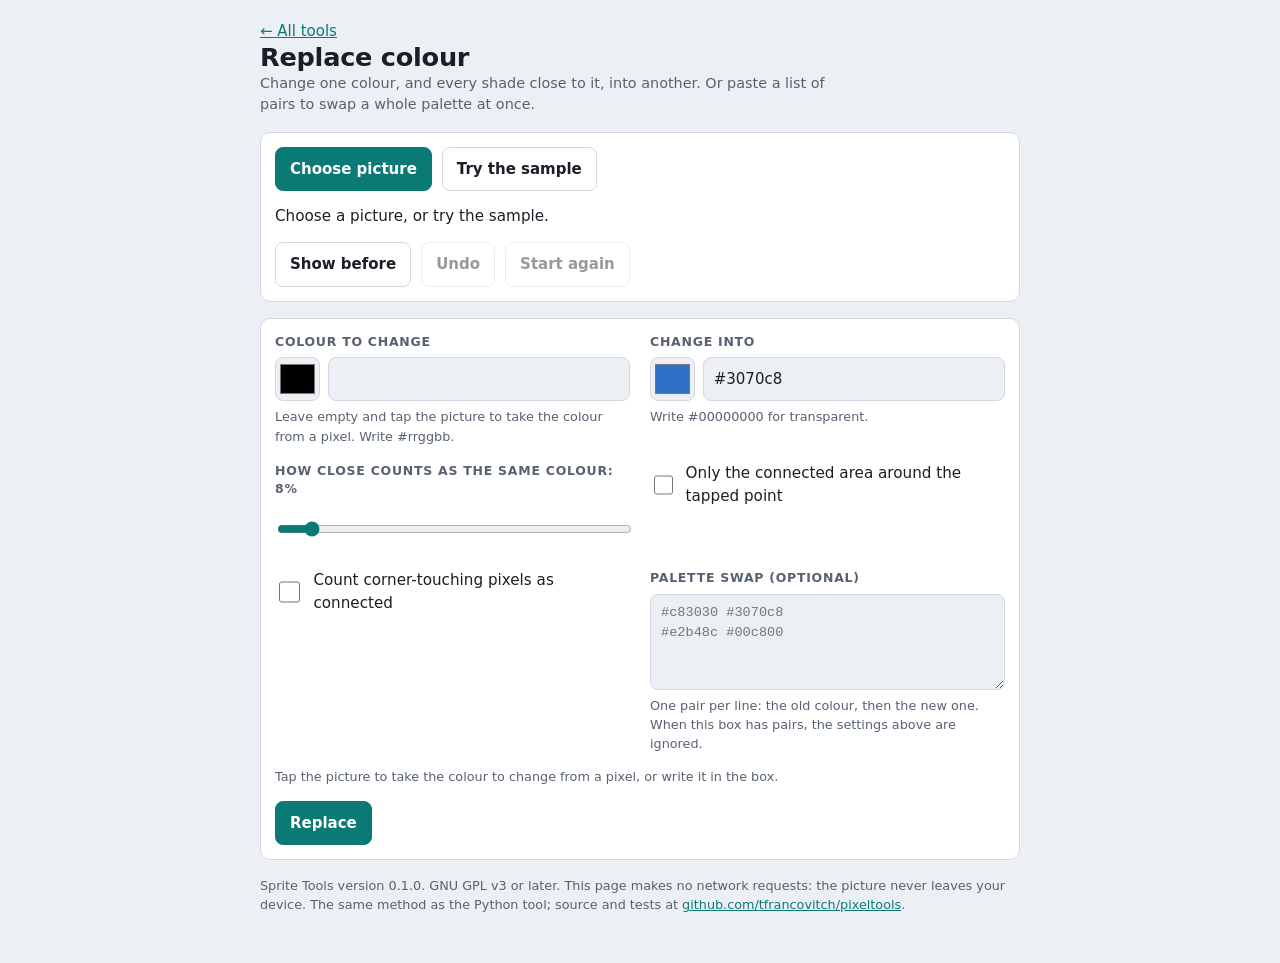
<file: tools/sprite-tools/pages/replace.html>
<!doctype html>
<html lang="en">
<head>
<meta charset="utf-8">
<meta name="viewport" content="width=device-width, initial-scale=1, viewport-fit=cover">
<title>Sprite Tools: Replace colour</title>
<!--
  Sprite Tools, Replace colour (browser version). Copyright (C) 2026 the pixeltools contributors

  This program is free software: you can redistribute it and/or modify it under the terms of the GNU General
  Public License as published by the Free Software Foundation, either version 3 of the License, or (at your
  option) any later version. It is distributed WITHOUT ANY WARRANTY; see https://www.gnu.org/licenses/

  One self-contained file: no server, nothing uploaded. Built by web/build.py from web/page.template.html and
  web/core.js; the same method as the Python tool (sprite.py), checked pixel for pixel by tests/parity.js.
-->
<style>:root{
  --bg:#eceff3; --surface:#ffffff; --fg:#1a1e26; --muted:#586172; --line:#d3d8e0; --accent:#0b7a75; --accent-fg:#ffffff; --bad:#a33a3a;
  --check1:#e4e7ec; --check2:#f6f7f9;
  --font:system-ui,-apple-system,"Segoe UI",Roboto,"Helvetica Neue",Arial,sans-serif;
}
@media (prefers-color-scheme: dark){
  :root:not([data-theme="light"]){--bg:#11151a; --surface:#1a1f27; --fg:#e7eaf0; --muted:#98a2b3; --line:#2b323d; --accent:#3fd0c6; --accent-fg:#06211f; --bad:#f08a8a; --check1:#262c36; --check2:#1e232b; color-scheme:dark;}
}
:root[data-theme="dark"]{--bg:#11151a; --surface:#1a1f27; --fg:#e7eaf0; --muted:#98a2b3; --line:#2b323d; --accent:#3fd0c6; --accent-fg:#06211f; --bad:#f08a8a; --check1:#262c36; --check2:#1e232b; color-scheme:dark;}
*{box-sizing:border-box}
body{background:var(--bg);color:var(--fg);font-family:var(--font);font-size:15px;line-height:1.5;margin:0;
  padding-block:20px 48px;padding-left:max(16px,env(safe-area-inset-left,0px));padding-right:max(16px,env(safe-area-inset-right,0px))}
.wrap{max-width:760px;margin:0 auto;display:flex;flex-direction:column;gap:16px}
header{display:flex;align-items:center;gap:12px}
header svg{flex:none}
h1{font-weight:700;font-size:1.6rem;line-height:1.1;margin:0;letter-spacing:-.01em}
h2{font-size:1.05rem;margin:0;font-weight:700}
.lede{margin:2px 0 0;color:var(--muted);font-size:.9rem;max-width:62ch}
.panel{background:var(--surface);border:1px solid var(--line);border-radius:10px;padding:14px;display:flex;flex-direction:column;gap:14px;min-width:0}
.row{display:flex;flex-wrap:wrap;gap:10px;align-items:center}
button,.btn{font:inherit;font-weight:600;border-radius:8px;border:1px solid var(--line);background:var(--surface);color:var(--fg);padding:10px 14px;min-height:44px;cursor:pointer}
button.primary,.btn.primary{background:var(--accent);color:var(--accent-fg);border-color:var(--accent)}
button:disabled{opacity:.45;cursor:default}
button:focus-visible,input:focus-visible,textarea:focus-visible,label:focus-within,a:focus-visible{outline:3px solid var(--accent);outline-offset:2px}
input[type=file]{position:absolute;width:1px;height:1px;opacity:0;pointer-events:none}
.btn{display:inline-flex;align-items:center;justify-content:center}
.settings{display:grid;grid-template-columns:repeat(auto-fit,minmax(240px,1fr));gap:16px 20px}
.ctl{display:flex;flex-direction:column;gap:6px;min-width:0}
.lbl{font-size:.78rem;font-weight:600;letter-spacing:.06em;text-transform:uppercase;color:var(--muted)}
.hint{font-size:.8rem;color:var(--muted);margin:0}
.seg{display:flex;gap:6px;flex-wrap:wrap}
.seg button[aria-pressed=true],button.toggle[aria-pressed=true]{background:var(--accent);color:var(--accent-fg);border-color:var(--accent)}
.ctl input[type=range]{width:100%;min-height:44px;accent-color:var(--accent)}
.ctl input[type=text],.ctl textarea{font:inherit;width:100%;min-height:44px;padding:8px 10px;border-radius:8px;border:1px solid var(--line);background:var(--bg);color:var(--fg)}
.ctl textarea{min-height:96px;font-family:ui-monospace,Menlo,Consolas,monospace;font-size:.85rem}
.colourrow{display:flex;gap:8px;align-items:center}
.colourrow input[type=color]{width:52px;height:44px;padding:2px;border:1px solid var(--line);border-radius:8px;background:var(--bg)}
.chk{display:flex;align-items:center;gap:10px;min-height:44px;font-size:.95rem}
.chk input{width:22px;height:22px;accent-color:var(--accent)}
.status{margin:0;font-size:.95rem}
.status.bad{color:var(--bad)}
.stage{position:relative;border:1px solid var(--line);border-radius:8px;overflow:hidden;line-height:0;background:repeating-conic-gradient(var(--check1) 0 25%,var(--check2) 0 50%) 0 0/16px 16px}
.stage img{width:100%;height:auto;display:block;image-rendering:pixelated;-webkit-touch-callout:default}
.mark{position:absolute;width:16px;height:16px;margin:-8px 0 0 -8px;border:2px solid #fff;outline:2px solid #000;border-radius:50%;pointer-events:none}
.cap{font-size:.82rem;color:var(--muted);margin:0;font-variant-numeric:tabular-nums}
footer{font-size:.8rem;color:var(--muted)}
footer a,.back{color:var(--accent)}
.tool{display:flex;flex-direction:column;gap:2px;padding:12px 14px;border:1px solid var(--line);border-radius:10px;background:var(--surface);color:var(--fg);text-decoration:none;min-height:44px}
.tool b{font-size:1.05rem}.tool span{font-size:.88rem;color:var(--muted)}
.tools{display:grid;grid-template-columns:repeat(auto-fit,minmax(240px,1fr));gap:12px}
</style>
</head>
<body>
<div class="wrap">
  <header>
    <div>
      <a class="back" href="index.html">&larr; All tools</a>
      <h1>Replace colour</h1>
      <p class="lede">Change one colour, and every shade close to it, into another. Or paste a list of pairs to swap a whole palette at once.</p>
    </div>
  </header>

  <section class="panel" aria-label="Picture">
    <div class="row">
      <label class="btn primary" for="file">Choose picture</label>
      <input id="file" type="file" accept="image/*">
      <button id="sampleBtn" type="button">Try the sample</button>
    </div>
    <p class="status" id="status" role="status">Choose a picture, or try the sample.</p>
    <div id="stageBox" hidden>
      <div class="stage" id="stage"><img id="shown" alt="Your picture"><div class="mark" id="mark" hidden></div></div>
      <p class="cap" id="cap"></p>
    </div>
    <div class="row" id="viewRow" hidden>
      <button id="beforeBtn" type="button" class="toggle" aria-pressed="false">Show before</button>
      <button id="undoBtn" type="button" disabled>Undo</button>
      <button id="resetBtn" type="button" disabled>Start again</button>
    </div>
    <p class="cap" id="saveHelp" hidden>To save: press and hold the picture, then choose Download image. On a computer, right-click it and choose Save image as.</p>
  </section>

  <section class="panel" aria-label="Settings" id="settings" hidden>
    <div class="settings" id="controls"></div>
    <p class="hint" id="pointHelp"></p>
    <div class="row" id="actions"></div>
  </section>

  <footer>
    Sprite Tools version 0.1.0. GNU GPL v3 or later. This page makes no network requests: the picture never leaves your device. The same method as the Python tool; source and tests at <a href="https://github.com/tfrancovitch/pixeltools" target="_blank" rel="noopener">github.com/tfrancovitch/pixeltools</a>.
  </footer>
</div>

<script id="core-src">/* Sprite Tools core (JavaScript): the same tools as the Python package spritetools/, with no page code in it.
 * Copyright (C) 2026 the pixeltools contributors. Licensed under the GNU GPL v3 or later.
 *
 * Every function mirrors one in spritetools/. The tuning numbers are copied from spritetools/tuning.py by
 * web/build.py (never edited by hand). A picture is {w, h, data: Uint8ClampedArray of RGBA}.
 * Check it against Python with tests/parity.js. Use: SpriteCore.run('turn', img, {flip: 'h'}) -> {img, info}.
 */
(function (root) {
'use strict';

const T = /*TUNING_START*/{
 "MAX_DISTANCE": 510.0,
 "FILL_TOLERANCE": 10.0,
 "BG_BAND": 0.02,
 "BG_BAND_MIN": 2,
 "BG_RANGE": 1.5,
 "BG_FIT_FIRST": 3.0,
 "BG_FIT_ROUNDS": 2,
 "REPLACE_TOLERANCE": 8.0,
 "FLATTEN_TOLERANCE": 6.0,
 "FLATTEN_MIN_SPECK": 2,
 "FLATTEN_EDGE_LINE": 1.0,
 "FLATTEN_EDGE_ROUNDS": 3,
 "FLATTEN_SPECK_REACH": 25.0
}/*TUNING_END*/;
const VERSION = '0.1.0';

/* ---------------------------------------------------------------- helpers shared by the tools */
function cutoffSq(tolerance) {
  if (!(tolerance >= 0 && tolerance <= 100)) throw new Error('The tolerance must be between 0 and 100 (percent), not ' + tolerance + '.');
  const cut = tolerance * T.MAX_DISTANCE / 100;
  return cut * cut;
}
function normalised(img) {                  // a copy in which every fully transparent pixel is (0,0,0,0)
  const d = new Uint8ClampedArray(img.data);
  for (let i = 0; i < d.length; i += 4) if (d[i + 3] === 0) { d[i] = 0; d[i + 1] = 0; d[i + 2] = 0; }
  return { w: img.w, h: img.h, data: d };
}
function packAt(d, i) { return ((d[i] << 24) | (d[i + 1] << 16) | (d[i + 2] << 8) | d[i + 3]) >>> 0; }
function countColours(img) {
  const n = normalised(img), seen = new Set();
  for (let i = 0; i < n.data.length; i += 4) seen.add(packAt(n.data, i));
  return seen.size;
}
function changedPixels(a, b) {
  const x = normalised(a).data, y = normalised(b).data;
  let n = 0;
  for (let i = 0; i < x.length; i += 4) if (x[i] !== y[i] || x[i + 1] !== y[i + 1] || x[i + 2] !== y[i + 2] || x[i + 3] !== y[i + 3]) n++;
  return n;
}
function cleanColour(c) { return c[3] === 0 ? [0, 0, 0, 0] : [c[0], c[1], c[2], c[3]]; }
function checkPoint(img, at) {
  const x = at[0], y = at[1];
  if (!(x >= 0 && x < img.w && y >= 0 && y < img.h))
    throw new Error('The point ' + x + ',' + y + ' is outside the picture, which is ' + img.w + ' by ' + img.h + ' pixels (x from 0 to ' + (img.w - 1) + ', y from 0 to ' + (img.h - 1) + ').');
  return [x, y];
}
/* Everything reachable from the seeds (flat pixel indices) by stepping to a touching pixel q from a reached
 * pixel p whenever edgeOk(p, q). The answer does not depend on the order of the search. Returns a Uint8Array mask. */
function grow(w, h, seeds, edgeOk, corners) {
  const reached = new Uint8Array(w * h), stack = new Int32Array(w * h);
  let top = 0;
  for (const s of seeds) if (!reached[s]) { reached[s] = 1; stack[top++] = s; }
  while (top) {
    const p = stack[--top], y = (p / w) | 0, x = p - y * w;
    for (let dy = -1; dy <= 1; dy++) for (let dx = -1; dx <= 1; dx++) {
      if ((dx === 0 && dy === 0) || (!corners && dx !== 0 && dy !== 0)) continue;
      const ny = y + dy, nx = x + dx;
      if (ny < 0 || ny >= h || nx < 0 || nx >= w) continue;
      const q = ny * w + nx;
      if (!reached[q] && edgeOk(p, q)) { reached[q] = 1; stack[top++] = q; }
    }
  }
  return reached;
}

const tools = {};

/* ---------------------------------------------------------------- turn */
tools.turn = {
  apply(img, opts) {
    const w = img.w, h = img.h, flip = opts.flip || null;
    if (flip !== null && flip !== 'h' && flip !== 'v') throw new Error('--flip must be h or v, not ' + flip + '.');
    const out = new Uint8ClampedArray(img.data.length);
    for (let y = 0; y < h; y++) for (let x = 0; x < w; x++) {
      const sx = flip === 'h' ? w - 1 - x : x, sy = flip === 'v' ? h - 1 - y : y;
      const s = (sy * w + sx) * 4, d = (y * w + x) * 4;
      out[d] = img.data[s]; out[d + 1] = img.data[s + 1]; out[d + 2] = img.data[s + 2]; out[d + 3] = img.data[s + 3];
    }
    const res = { w, h, data: out };
    return [res, { pixels_changed: changedPixels(img, res) }];
  },
};

/* ---------------------------------------------------------------- fill */
const hexOf = c => '#' + c.map(v => (v < 16 ? '0' : '') + v.toString(16)).join('');
tools.fill = {
  apply(img, opts) {
    const w = img.w, h = img.h, n = w * h;
    const tol = opts.tolerance == null ? T.FILL_TOLERANCE : Number(opts.tolerance);
    const cut2 = cutoffSq(tol);
    const colour = cleanColour(opts.colour == null ? [0, 0, 0, 0] : opts.colour);
    const corners = !!opts.corners, at = opts.at;
    const f = normalised(img).data;
    const d2 = (i, j) => { const a = f[i * 4] - f[j * 4], b = f[i * 4 + 1] - f[j * 4 + 1], c = f[i * 4 + 2] - f[j * 4 + 2], e = f[i * 4 + 3] - f[j * 4 + 3]; return a * a + b * b + c * c + e * e; };
    const d2c = (i, r) => { const a = f[i * 4] - r[0], b = f[i * 4 + 1] - r[1], c = f[i * 4 + 2] - r[2], e = f[i * 4 + 3] - r[3]; return a * a + b * b + c * c + e * e; };
    let mask, extra = {};
    if (opts.background) {
      if (at != null) throw new Error('Use either --at (a start point) or --background (start from the border), not both.');
      let band = Math.max(T.BG_BAND_MIN, Math.floor(T.BG_BAND * Math.min(h, w) + 0.5));
      band = Math.min(band, Math.max(1, Math.floor(Math.min(h, w) / 2)));
      const ring = [];
      for (let y = 0; y < h; y++) for (let x = 0; x < w; x++) if (y < band || y >= h - band || x < band || x >= w - band) ring.push(y * w + x);
      const ref = [0, 1, 2, 3].map(c => { const v = Int32Array.from(ring, i => f[i * 4 + c]).sort(); return v[Math.floor(ring.length / 2)]; });
      const range2 = cut2 * T.BG_RANGE * T.BG_RANGE, first2 = cut2 * T.BG_FIT_FIRST * T.BG_FIT_FIRST;
      const fit = idx => {                       // same plain float steps as fit_plane in fill.py
        let n = idx.length, sx = 0, sy = 0, sxx = 0, sxy = 0, syy = 0;
        for (const i of idx) { const y = Math.floor(i / w), x = i - y * w; sx += x; sy += y; sxx += x * x; sxy += x * y; syy += y * y; }
        const det = n * (sxx * syy - sxy * sxy) - sx * (sx * syy - sxy * sy) + sy * (sx * sxy - sxx * sy);
        return [0, 1, 2, 3].map(ch => {
          if (det === 0) return [ref[ch], 0, 0];
          let sc = 0, sxc = 0, syc = 0;
          for (const i of idx) { const y = Math.floor(i / w), x = i - y * w, c = f[i * 4 + ch]; sc += c; sxc += x * c; syc += y * c; }
          const a = (sc * (sxx * syy - sxy * sxy) - sx * (sxc * syy - sxy * syc) + sy * (sxc * sxy - sxx * syc)) / det;
          const b = (n * (sxc * syy - sxy * syc) - sc * (sx * syy - sxy * sy) + sy * (sx * syc - sxc * sy)) / det;
          const cc = (n * (sxx * syc - sxc * sxy) - sx * (sx * syc - sxc * sy) + sc * (sx * sxy - sxx * sy)) / det;
          return [a, b, cc];
        });
      };
      const planeD2 = (i, rows) => {
        const y = Math.floor(i / w), x = i - y * w; let t = 0;
        for (let ch = 0; ch < 4; ch++) { const d = f[i * 4 + ch] - ((rows[ch][0] + rows[ch][1] * x) + rows[ch][2] * y); t = t + d * d; }
        return t;
      };
      const firstKept = ring.filter(i => d2c(i, ref) <= first2);
      let rows = fit(firstKept.length ? firstKept : ring);
      for (let r = 0; r < T.BG_FIT_ROUNDS; r++) {
        const again = ring.filter(i => planeD2(i, rows) <= range2);
        if (again.length < 0.2 * ring.length) break;
        rows = fit(again);
      }
      const dBg = new Float64Array(n);
      for (let i = 0; i < n; i++) dBg[i] = planeD2(i, rows);
      const seeds = ring.filter(i => dBg[i] <= range2);
      mask = grow(w, h, seeds, (p, q) => d2(p, q) <= cut2 && dBg[q] <= range2, corners);
      extra.background_colour = hexOf(ref);
    } else {
      if (at == null) throw new Error('Say where to start: --at x,y (a point on the area to fill), or use --background.');
      const [x, y] = checkPoint(img, at), s = y * w + x;
      const cand = new Uint8Array(n);
      for (let i = 0; i < n; i++) cand[i] = d2(i, s) <= cut2 ? 1 : 0;
      mask = opts.everywhere ? cand : grow(w, h, [s], (p, q) => cand[q] === 1, corners);
    }
    const out = new Uint8ClampedArray(img.data);
    let filled = 0;
    for (let i = 0; i < n; i++) if (mask[i]) { filled++; out[i * 4] = colour[0]; out[i * 4 + 1] = colour[1]; out[i * 4 + 2] = colour[2]; out[i * 4 + 3] = colour[3]; }
    const res = { w, h, data: out };
    return [res, Object.assign({ pixels_filled: filled, pixels_changed: changedPixels(img, res) }, extra)];
  },
};

/* ---------------------------------------------------------------- flatten */
tools.flatten = {
  apply(img, opts) {
    const w = img.w, h = img.h, n = w * h;
    const tol = opts.tolerance == null ? T.FLATTEN_TOLERANCE : Number(opts.tolerance);
    const cut2 = cutoffSq(tol);
    const doMerge = opts.merge !== false, doEdges = opts.edges !== false;
    const limit = opts.min_speck == null ? T.FLATTEN_MIN_SPECK : Math.trunc(Number(opts.min_speck));
    if (limit < 0) throw new Error('--min-speck must be 0 or more (0 skips the speck pass).');
    const at = opts.at;
    let flat = normalised(img).data, start = Int32Array.from(flat);
    flat = Int32Array.from(flat);
    const pk = (a, i) => a[i * 4] * 16777216 + a[i * 4 + 1] * 65536 + a[i * 4 + 2] * 256 + a[i * 4 + 3];
    const d2 = (a, i, b, j) => { const p = a[i * 4] - b[j * 4], q = a[i * 4 + 1] - b[j * 4 + 1], r = a[i * 4 + 2] - b[j * 4 + 2], t = a[i * 4 + 3] - b[j * 4 + 3]; return p * p + q * q + r * r + t * t; };
    const setPk = (a, i, v) => { a[i * 4] = Math.floor(v / 16777216) & 255; a[i * 4 + 1] = Math.floor(v / 65536) & 255; a[i * 4 + 2] = Math.floor(v / 256) & 255; a[i * 4 + 3] = v & 255; };
    let region = null, changeOk = new Uint8Array(n).fill(1);
    if (at != null) {
      const [x, y] = checkPoint(img, at), seed = y * w + x;
      const cand = new Uint8Array(n);
      for (let i = 0; i < n; i++) cand[i] = d2(flat, i, flat, seed) <= cut2 ? 1 : 0;
      region = grow(w, h, [seed], (p, q) => cand[q] === 1, false);
      changeOk = new Uint8Array(n);
      for (let i = 0; i < n; i++) if (region[i]) {
        const y0 = (i / w) | 0, x0 = i - y0 * w;
        for (let dy = -1; dy <= 1; dy++) for (let dx = -1; dx <= 1; dx++) { const yy = y0 + dy, xx = x0 + dx; if (yy >= 0 && yy < h && xx >= 0 && xx < w) changeOk[yy * w + xx] = 1; }
      }
    }
    const differs = (a, b) => { for (let i = 0; i < n; i++) if (a[i * 4] !== b[i * 4] || a[i * 4 + 1] !== b[i * 4 + 1] || a[i * 4 + 2] !== b[i * 4 + 2] || a[i * 4 + 3] !== b[i * 4 + 3]) return true; return false; };
    const countDiff = (a, b) => { let c = 0; for (let i = 0; i < n; i++) if (a[i * 4] !== b[i * 4] || a[i * 4 + 1] !== b[i * 4 + 1] || a[i * 4 + 2] !== b[i * 4 + 2] || a[i * 4 + 3] !== b[i * 4 + 3]) c++; return c; };
    // pass 1: merge near colours
    if (doMerge) {
      if (region === null) {
        const counts = new Map();
        for (let i = 0; i < n; i++) { const k = pk(flat, i); counts.set(k, (counts.get(k) || 0) + 1); }
        const order = [...counts.keys()].sort((a, b) => counts.get(b) - counts.get(a) || a - b);
        const leaders = [], target = new Map();
        const col = k => [Math.floor(k / 16777216) & 255, Math.floor(k / 65536) & 255, Math.floor(k / 256) & 255, k & 255];
        for (const k of order) {
          const c = col(k);
          let bestJ = -1, bestD = Infinity;
          for (let j = 0; j < leaders.length; j++) { const l = leaders[j].c; const d = (l[0] - c[0]) ** 2 + (l[1] - c[1]) ** 2 + (l[2] - c[2]) ** 2 + (l[3] - c[3]) ** 2; if (d < bestD) { bestD = d; bestJ = j; } }
          if (bestJ >= 0 && bestD <= cut2) target.set(k, leaders[bestJ].k);
          else { leaders.push({ k, c }); target.set(k, k); }
        }
        for (let i = 0; i < n; i++) setPk(flat, i, target.get(pk(flat, i)));
      } else {
        const counts = new Map();
        for (let i = 0; i < n; i++) if (region[i]) { const k = pk(flat, i); counts.set(k, (counts.get(k) || 0) + 1); }
        let mode = null;
        for (const [k, c] of counts) if (mode === null || c > counts.get(mode) || (c === counts.get(mode) && k < mode)) mode = k;
        for (let i = 0; i < n; i++) if (region[i]) setPk(flat, i, mode);
      }
    }
    const p1 = countDiff(flat, start);
    // pass 2: sharpen edges
    let p2 = 0;
    if (doEdges) {
      const lim = cut2 * T.FLATTEN_EDGE_LINE * T.FLATTEN_EDGE_LINE;
      for (let round = 0; round < T.FLATTEN_EDGE_ROUNDS; round++) {
        const out = Int32Array.from(flat);
        let moved = 0;
        for (let y = 0; y < h; y++) for (let x = 0; x < w; x++) {
          const i = y * w + x;
          if (!changeOk[i]) continue;
          const c = pk(flat, i);
          let best = Infinity, pick = -1;
          for (const [dy1, dx1, dy2, dx2] of [[-1, 0, 1, 0], [0, -1, 0, 1]]) {
            const y1 = y + dy1, x1 = x + dx1, y2 = y + dy2, x2 = x + dx2;
            if (y1 < 0 || y1 >= h || x1 < 0 || x1 >= w || y2 < 0 || y2 >= h || x2 < 0 || x2 >= w) continue;
            const ia = y1 * w + x1, ib = y2 * w + x2, na = pk(flat, ia), nb = pk(flat, ib);
            if (na === nb || na === c || nb === c) continue;
            let len2 = 0, dot = 0, ac2 = 0;
            for (let k = 0; k < 4; k++) { const ab = flat[ib * 4 + k] - flat[ia * 4 + k], ac = flat[i * 4 + k] - flat[ia * 4 + k]; len2 += ab * ab; dot += ac * ab; ac2 += ac * ac; }
            const perp = ac2 * len2 - dot * dot;
            if (!(dot > 0 && dot < len2) || !(perp <= lim * len2)) continue;
            const score = perp / len2;
            if (score < best) { best = score; const twice = 2 * dot; pick = (twice < len2 || (twice === len2 && na < nb)) ? na : nb; }
          }
          if (pick >= 0) { setPk(out, i, pick); if (pk(out, i) !== c) moved++; }
        }
        flat = out; p2 += moved;
        if (moved === 0) break;
      }
    }
    // pass 3: absorb specks
    const before3 = Int32Array.from(flat);
    if (limit > 0) {
      const reach2 = cutoffSq(T.FLATTEN_SPECK_REACH), out = Int32Array.from(flat), seen = new Uint8Array(n);
      for (let s0 = 0; s0 < n; s0++) {
        if (seen[s0]) continue;
        const colour = pk(before3, s0), cells = [s0], mark = new Set([s0]);
        seen[s0] = 1;
        for (let k = 0; k < cells.length; k++) {
          const p = cells[k], y = (p / w) | 0, x = p - y * w;
          for (const [ny, nx] of [[y - 1, x], [y + 1, x], [y, x - 1], [y, x + 1]]) {
            if (ny < 0 || ny >= h || nx < 0 || nx >= w) continue;
            const q = ny * w + nx;
            if (!seen[q] && pk(before3, q) === colour) { seen[q] = 1; cells.push(q); }
          }
        }
        if (cells.length > limit) continue;
        for (const c of cells) mark.add(c);
        const around = new Set();
        for (const p of cells) {
          const y = (p / w) | 0, x = p - y * w;
          for (const [ny, nx] of [[y - 1, x], [y + 1, x], [y, x - 1], [y, x + 1]]) {
            if (ny < 0 || ny >= h || nx < 0 || nx >= w) continue;
            const q = ny * w + nx;
            if (!mark.has(q)) around.add(pk(before3, q));
          }
        }
        if (around.size !== 1 || !cells.every(c => changeOk[c])) continue;
        const target = [...around][0], t = [Math.floor(target / 16777216) & 255, Math.floor(target / 65536) & 255, Math.floor(target / 256) & 255, target & 255];
        let d = 0;
        for (let k = 0; k < 4; k++) { const e = t[k] - before3[s0 * 4 + k]; d += e * e; }
        if (d <= reach2) for (const c of cells) setPk(out, c, target);
      }
      flat = out;
    }
    const p3 = countDiff(flat, before3);
    const res = { w, h, data: Uint8ClampedArray.from(flat) };
    return [res, { pixels_changed: changedPixels(img, res), pass1_pixels: p1, pass2_pixels: p2, pass3_pixels: p3 }];
  },
};

/* ---------------------------------------------------------------- replace */
function parseColour(text) {                // #rrggbb, #rrggbbaa, or r,g,b[,a]
  const s = text.trim();
  const bad = () => new Error("'" + text + "' is not a colour. Write #rrggbb, #rrggbbaa, or r,g,b (0 to 255), for example #ff0000 or 255,0,0.");
  if (s.startsWith('#')) {
    const h = s.slice(1);
    if (/^[0-9a-fA-F]{6}([0-9a-fA-F]{2})?$/.test(h)) { const v = []; for (let i = 0; i < h.length; i += 2) v.push(parseInt(h.slice(i, i + 2), 16)); return [v[0], v[1], v[2], v.length === 4 ? v[3] : 255]; }
  } else {
    const parts = s.split(',').map(p => p.trim());
    if ((parts.length === 3 || parts.length === 4) && parts.every(p => /^\d{1,3}$/.test(p) && Number(p) <= 255)) { const v = parts.map(Number); return [v[0], v[1], v[2], v.length === 4 ? v[3] : 255]; }
  }
  throw bad();
}
function parseMap(text) {
  const pairs = [];
  text.split(/\r\n|\r|\n/).forEach((raw, k) => {
    const line = raw.trim(), n = k + 1;
    if (!line || line.startsWith(';') || line.startsWith('//')) return;
    const arrow = line.includes('->') || line.includes('=>');
    const parts = arrow ? line.replace(/=>/g, '->').split('->').map(p => p.trim()) : line.split(/\s+/);
    if (parts.length !== 2) throw new Error('Line ' + n + " of the map is not a pair of colours: '" + line + "'. Write one pair per line, like #aabbcc #112233.");
    try { pairs.push([parseColour(parts[0]), parseColour(parts[1])]); } catch (e) { throw new Error('Line ' + n + ' of the map: ' + e.message); }
  });
  if (!pairs.length) throw new Error('The map has no colour pairs. Write one pair per line, like #aabbcc #112233.');
  return pairs;
}
tools.replace = {
  apply(img, opts) {
    const w = img.w, h = img.h, n = w * h;
    const tol = opts.tolerance == null ? T.REPLACE_TOLERANCE : Number(opts.tolerance);
    const cut2 = cutoffSq(tol);
    const f = normalised(img).data, out = new Uint8ClampedArray(img.data);
    const mask = new Uint8Array(n);
    let pairs = opts.map || null, extra = {};
    if (opts.map_text != null) pairs = parseMap(opts.map_text);
    if (pairs !== null) {
      if (['from', 'to', 'at'].some(k => opts[k] != null) || opts.connected) throw new Error('--map already says what to change into what; do not combine it with --from, --to, --at or --connected.');
      if (!pairs.length) throw new Error('The map has no colour pairs. Write one pair per line, like #aabbcc #112233.');
      const froms = pairs.map(p => cleanColour(p[0])), tos = pairs.map(p => cleanColour(p[1])), used = new Set();
      for (let i = 0; i < n; i++) {
        let best = -1, bd = Infinity;
        for (let k = 0; k < froms.length; k++) { const a = f[i * 4] - froms[k][0], b = f[i * 4 + 1] - froms[k][1], c = f[i * 4 + 2] - froms[k][2], e = f[i * 4 + 3] - froms[k][3]; const d = a * a + b * b + c * c + e * e; if (d < bd) { bd = d; best = k; } }
        if (bd <= cut2) { mask[i] = 1; used.add(best); out[i * 4] = tos[best][0]; out[i * 4 + 1] = tos[best][1]; out[i * 4 + 2] = tos[best][2]; out[i * 4 + 3] = tos[best][3]; }
      }
      extra = { pairs: pairs.length, pairs_used: used.size };
    } else {
      if (opts.to == null) throw new Error('Say what to change it into: --to COLOUR.');
      const src = opts.from, at = opts.at;
      if (src != null && at != null) throw new Error('Use either --from (a colour) or --at (a point to take the colour from), not both.');
      if (src == null && at == null) throw new Error('Say which colour to change: --from COLOUR, or --at x,y to take it from the picture.');
      if (opts.connected && at == null) throw new Error('--connected needs --at (the area around that point).');
      let ref, s = -1;
      if (at != null) { const [x, y] = checkPoint(img, at); s = y * w + x; ref = [f[s * 4], f[s * 4 + 1], f[s * 4 + 2], f[s * 4 + 3]]; } else ref = cleanColour(src);
      const cand = new Uint8Array(n);
      for (let i = 0; i < n; i++) { const a = f[i * 4] - ref[0], b = f[i * 4 + 1] - ref[1], c = f[i * 4 + 2] - ref[2], e = f[i * 4 + 3] - ref[3]; cand[i] = a * a + b * b + c * c + e * e <= cut2 ? 1 : 0; }
      const m = opts.connected ? grow(w, h, [s], (p, q) => cand[q] === 1, !!opts.corners) : cand;
      const to = cleanColour(opts.to);
      for (let i = 0; i < n; i++) if (m[i]) { mask[i] = 1; out[i * 4] = to[0]; out[i * 4 + 1] = to[1]; out[i * 4 + 2] = to[2]; out[i * 4 + 3] = to[3]; }
    }
    let replaced = 0;
    for (let i = 0; i < n; i++) replaced += mask[i];
    const res = { w, h, data: out };
    return [res, Object.assign({ pixels_replaced: replaced, pixels_changed: changedPixels(img, res) }, extra)];
  },
};

/*TOOLS_HERE*/

/* ---------------------------------------------------------------- the one entry point */
function run(name, img, opts) {
  if (!tools[name]) throw new Error('There is no tool called ' + name + '.');
  const [out, info] = tools[name].apply(img, opts || {});
  info.colours_before = countColours(img);
  info.colours_after = countColours(out);
  return { img: out, info };
}

root.SpriteCore = { run, tools, T, VERSION, countColours, changedPixels, parseColour, parseMap };
})(typeof self !== 'undefined' ? self : globalThis);
</script>
<script>
'use strict';
const CONFIG = {"title": "Replace colour", "lede": "Change one colour, and every shade close to it, into another. Or paste a list of pairs to swap a whole palette at once.", "controls": [{"id": "from", "type": "colour", "label": "Colour to change", "value": "", "optional": true, "hint": "Leave empty and tap the picture to take the colour from a pixel. Write #rrggbb."}, {"id": "to", "type": "colour", "label": "Change into", "value": "#3070c8", "hint": "Write #00000000 for transparent."}, {"id": "tolerance", "type": "range", "label": "How close counts as the same colour", "min": 0, "max": 100, "step": 1, "value": 8, "unit": "%"}, {"id": "connected", "type": "check", "label": "Only the connected area around the tapped point", "value": false}, {"id": "corners", "type": "check", "label": "Count corner-touching pixels as connected", "value": false}, {"id": "map_text", "type": "text", "label": "Palette swap (optional)", "placeholder": "#c83030 #3070c8\n#e2b48c #00c800", "hint": "One pair per line: the old colour, then the new one. When this box has pairs, the settings above are ignored."}], "point": true, "pointNeeded": false, "pointHelp": "Tap the picture to take the colour to change from a pixel, or write it in the box.", "actions": [{"label": "Replace", "primary": true}], "mapIgnores": ["from", "to", "connected", "corners"], "tool": "replace", "version": "0.1.0"};
const $ = id => document.getElementById(id);
const MAX_PIXELS = 16e6, MAX_UNDO = 20;

/* ------------------------------------------------------------------ the worker (falls back to the main thread) */
const workerCode = document.getElementById('core-src').textContent + `
;self.onmessage = e => {
  const m = e.data;
  try {
    const r = SpriteCore.run(m.tool, { w: m.w, h: m.h, data: new Uint8ClampedArray(m.buffer) }, m.opts);
    postMessage({ id: m.id, w: r.img.w, h: r.img.h, buffer: r.img.data.buffer, info: r.info }, [r.img.data.buffer]);
  } catch (err) { postMessage({ id: m.id, error: String((err && err.message) || err) }); }
};`;
let worker = null, noWorker = location.hash === '#no-worker', nextId = 1;
const waiting = new Map();
function startWorker() {
  if (noWorker) return;
  try {
    worker = new Worker(URL.createObjectURL(new Blob([workerCode], { type: 'text/javascript' })));
    worker.onmessage = e => { const w = waiting.get(e.data.id); if (!w) return; waiting.delete(e.data.id); e.data.error ? w.reject(new Error(e.data.error)) : w.resolve(e.data); };
    worker.onerror = e => { e.preventDefault && e.preventDefault(); worker = null; noWorker = true; for (const [, w] of waiting) w.reject(new Error('retry')); waiting.clear(); };
  } catch (err) { worker = null; noWorker = true; }
}
async function runTool(img, opts) {
  if (worker) {
    try {
      const id = nextId++;
      const copy = new Uint8ClampedArray(img.data);
      const res = await new Promise((resolve, reject) => { waiting.set(id, { resolve, reject }); worker.postMessage({ id, tool: CONFIG.tool, w: img.w, h: img.h, buffer: copy.buffer, opts }, [copy.buffer]); });
      return { img: { w: res.w, h: res.h, data: new Uint8ClampedArray(res.buffer) }, info: res.info };
    } catch (err) { if (err.message !== 'retry') throw err; }
  }
  await new Promise(r => setTimeout(r, 30));                 // let the page paint "Working..."
  return SpriteCore.run(CONFIG.tool, { w: img.w, h: img.h, data: new Uint8ClampedArray(img.data) }, opts);
}

/* ------------------------------------------------------------------ pictures */
let history = [], showBefore = false, point = null, busy = false;
const current = () => history[history.length - 1];
function status(msg, bad) { const s = $('status'); s.textContent = msg; s.classList.toggle('bad', !!bad); }
function pngUrl(img) {
  const c = document.createElement('canvas'); c.width = img.w; c.height = img.h;
  c.getContext('2d').putImageData(new ImageData(new Uint8ClampedArray(img.data), img.w, img.h), 0, 0);
  return c.toDataURL('image/png');
}
function show() {
  if (!history.length) return;
  const img = showBefore ? history[0] : current();
  $('shown').src = pngUrl(img);
  $('cap').textContent = (showBefore ? 'Before: ' : 'Now: ') + img.w + ' × ' + img.h + ' pixels, ' + SpriteCore.countColours(img) + ' colours' + (point ? ' · point ' + point[0] + ',' + point[1] : '');
  $('undoBtn').disabled = history.length < 2; $('resetBtn').disabled = history.length < 2;
  $('beforeBtn').setAttribute('aria-pressed', String(showBefore));
  placeMark();
}
function placeMark() {
  const m = $('mark'), img = $('shown'), cur = current();
  if (!point || !cur || point[0] >= cur.w || point[1] >= cur.h) { m.hidden = true; return; }
  m.hidden = false;
  m.style.left = ((point[0] + 0.5) / cur.w * 100) + '%'; m.style.top = ((point[1] + 0.5) / cur.h * 100) + '%';
}
function setPicture(img, message) {
  history = [img]; point = null; showBefore = false;
  $('stageBox').hidden = false; $('viewRow').hidden = false; $('settings').hidden = false; $('saveHelp').hidden = false;
  show(); status(message);
}
async function decode(file) {
  const bmp = await createImageBitmap(file, { colorSpaceConversion: 'none' });
  if (bmp.width * bmp.height > MAX_PIXELS) { if (bmp.close) bmp.close(); throw new Error('This picture is too large for a browser (' + bmp.width + ' × ' + bmp.height + '). Use the Python tool, or shrink it first.'); }
  const c = document.createElement('canvas'); c.width = bmp.width; c.height = bmp.height;
  const ctx = c.getContext('2d', { willReadFrequently: true });
  ctx.drawImage(bmp, 0, 0);
  const d = ctx.getImageData(0, 0, c.width, c.height);
  if (bmp.close) bmp.close();
  return { w: d.width, h: d.height, data: d.data };
}
$('file').addEventListener('change', async e => {
  const f = e.target.files[0]; if (!f) return;
  try { setPicture(await decode(f), f.name + ': ' + 'ready. Tap the picture to choose a point, set what you need, then press the button.'); }
  catch (err) { status('That picture could not be opened: ' + err.message, true); }
  e.target.value = '';
});

/* a small sample: a red-shirted figure on a noisy gradient ground, drawn with a fixed random sequence */
function makeSample() {
  const W = 64, H = 64, data = new Uint8ClampedArray(W * H * 4);
  let s = 12345; const rnd = () => (s = (s * 1664525 + 1013904223) >>> 0) / 4294967296;
  const noise = a => Math.round((rnd() - 0.5) * 2 * a);
  const paint = (x, y, c, n) => { const i = (y * W + x) * 4; data[i] = c[0] + noise(n); data[i + 1] = c[1] + noise(n); data[i + 2] = c[2] + noise(n); data[i + 3] = 255; };
  for (let y = 0; y < H; y++) for (let x = 0; x < W; x++) paint(x, y, [150 + y, 190 + (y >> 1), 220], 5);
  const box = (x0, y0, x1, y1, c) => { for (let y = y0; y < y1; y++) for (let x = x0; x < x1; x++) paint(x, y, c, 5); };
  box(26, 12, 38, 24, [226, 178, 140]);   // head
  box(24, 24, 40, 44, [200, 40, 40]);     // red shirt
  box(18, 26, 24, 42, [226, 178, 140]); box(40, 26, 46, 42, [226, 178, 140]);   // arms
  box(26, 44, 38, 58, [60, 70, 140]);     // trousers
  box(29, 16, 31, 18, [30, 30, 30]); box(33, 16, 35, 18, [30, 30, 30]);         // eyes
  return { w: W, h: H, data };
}
$('sampleBtn').addEventListener('click', () => setPicture(makeSample(), 'Sample loaded: a figure on a noisy sky. Tap the picture to choose a point, then press the button.'));

/* ------------------------------------------------------------------ choosing a point by tapping */
$('stage').addEventListener('click', e => {
  const cur = current(); if (!cur || showBefore) return;
  const r = $('shown').getBoundingClientRect();
  const x = Math.min(cur.w - 1, Math.max(0, Math.floor((e.clientX - r.left) / r.width * cur.w)));
  const y = Math.min(cur.h - 1, Math.max(0, Math.floor((e.clientY - r.top) / r.height * cur.h)));
  point = [x, y]; show();
  $('pointHelp').textContent = 'Point chosen: ' + x + ',' + y + '. Tap again to move it.' + '';
  $('clearPoint') && ($('clearPoint').hidden = false);
});

/* ------------------------------------------------------------------ the controls, drawn from the page's settings */
const values = {};
function hexToRgba(h) { const m = /^#([0-9a-f]{6})([0-9a-f]{2})?$/i.exec(h.trim()); return m ? [parseInt(m[1].slice(0, 2), 16), parseInt(m[1].slice(2, 4), 16), parseInt(m[1].slice(4, 6), 16), m[2] ? parseInt(m[2], 16) : 255] : null; }
function buildControls() {
  const box = $('controls');
  for (const c of CONFIG.controls) {
    const el = document.createElement('div'); el.className = 'ctl';
    if (c.type === 'seg') {
      values[c.id] = c.value; el.innerHTML = '<span class="lbl">' + c.label + '</span><div class="seg" role="group" aria-label="' + c.label + '">' + c.choices.map(([v, t]) => '<button type="button" data-v="' + v + '" aria-pressed="' + (v === c.value) + '">' + t + '</button>').join('') + '</div>';
      el.querySelector('.seg').addEventListener('click', e => { const b = e.target.closest('button'); if (!b) return; values[c.id] = b.dataset.v; for (const x of el.querySelectorAll('button')) x.setAttribute('aria-pressed', String(x === b)); });
    } else if (c.type === 'range') {
      values[c.id] = c.value; el.innerHTML = '<label class="lbl" for="c_' + c.id + '">' + c.label + ': <span id="o_' + c.id + '">' + c.value + c.unit + '</span></label><input id="c_' + c.id + '" type="range" min="' + c.min + '" max="' + c.max + '" step="' + c.step + '" value="' + c.value + '">';
      el.querySelector('input').addEventListener('input', e => { values[c.id] = Number(e.target.value); $('o_' + c.id).textContent = e.target.value + c.unit; });
    } else if (c.type === 'check') {
      values[c.id] = c.value; el.innerHTML = '<label class="chk"><input id="c_' + c.id + '" type="checkbox"' + (c.value ? ' checked' : '') + '> ' + c.label + '</label>';
      el.querySelector('input').addEventListener('change', e => { values[c.id] = e.target.checked; if (c.exclusive && e.target.checked) for (const o of c.exclusive) { const x = $('c_' + o); if (x) { x.checked = false; values[o] = false; } } });
    } else if (c.type === 'colour') {
      values[c.id] = c.value; el.innerHTML = '<label class="lbl" for="c_' + c.id + '">' + c.label + '</label><div class="colourrow"><input type="color" id="p_' + c.id + '" value="' + (c.value.length >= 7 ? c.value.slice(0, 7) : '#000000') + '" aria-label="Pick ' + c.label + '"><input id="c_' + c.id + '" type="text" value="' + c.value + '" autocomplete="off" spellcheck="false"></div>';
      el.querySelector('input[type=color]').addEventListener('input', e => { $('c_' + c.id).value = e.target.value; values[c.id] = e.target.value; });
      el.querySelector('input[type=text]').addEventListener('input', e => { values[c.id] = e.target.value; });
    } else if (c.type === 'text') {
      values[c.id] = ''; el.innerHTML = '<label class="lbl" for="c_' + c.id + '">' + c.label + '</label><textarea id="c_' + c.id + '" spellcheck="false" placeholder="' + (c.placeholder || '') + '"></textarea>';
      el.querySelector('textarea').addEventListener('input', e => { values[c.id] = e.target.value; });
    }
    if (c.hint) { const p = document.createElement('p'); p.className = 'hint'; p.textContent = c.hint; el.appendChild(p); }
    box.appendChild(el);
  }
  if (CONFIG.pointHelp) $('pointHelp').textContent = CONFIG.pointHelp;
  const acts = $('actions');
  for (const a of (CONFIG.actions || [{ label: 'Apply', primary: true }])) {
    const b = document.createElement('button'); b.type = 'button'; b.textContent = a.label; if (!CONFIG.actions || a.primary) b.className = 'primary';
    b.addEventListener('click', () => apply(a.opts || {})); acts.appendChild(b);
  }
  if (CONFIG.point && !CONFIG.pointNeeded) {
    const b = document.createElement('button'); b.type = 'button'; b.id = 'clearPoint'; b.hidden = true; b.textContent = 'Clear point';
    b.addEventListener('click', () => { point = null; b.hidden = true; $('pointHelp').textContent = CONFIG.pointHelp; show(); }); acts.appendChild(b);
  }
}
function collect(extra) {
  const o = Object.assign({}, extra);
  for (const c of CONFIG.controls) {
    const v = values[c.id];
    if (c.type === 'colour') { if (c.optional && v.trim() === '') o[c.id] = null; else { const rgba = hexToRgba(v); if (!rgba) throw new Error('"' + v + '" is not a colour. Write it like #ff0000 or #ff000080.'); o[c.id] = rgba; } }
    else if (c.type === 'text') o[c.id] = v.trim() === '' ? null : v;
    else if (c.type === 'seg' && v === '') o[c.id] = null;
    else o[c.id] = v;
  }
  if (CONFIG.mapIgnores && o.map_text) for (const k of CONFIG.mapIgnores) o[k] = null;
  if (CONFIG.point) o.at = (CONFIG.pointIgnoredWhen && values[CONFIG.pointIgnoredWhen]) || (CONFIG.mapIgnores && o.map_text) ? null : point;
  return CONFIG.prepare ? CONFIG.prepare(o) : o;
}
async function apply(extra) {
  if (busy || !history.length) return;
  let opts;
  try { opts = collect(extra); } catch (err) { status(err.message, true); return; }
  if (CONFIG.pointNeeded && CONFIG.point && !opts.at && !(CONFIG.pointIgnoredWhen && values[CONFIG.pointIgnoredWhen])) { status('Tap the picture first, to choose a point.', true); return; }
  busy = true; document.querySelectorAll('button').forEach(b => { b.dataset.was = b.disabled; b.disabled = true; });
  status('Working…');
  try {
    const r = await runTool(current(), opts);
    history.push(r.img); if (history.length > MAX_UNDO + 1) history.splice(1, 1);
    showBefore = false;
    status(describe(r.info));
  } catch (err) { status(plain(err.message), true); }
  document.querySelectorAll('button').forEach(b => { b.disabled = b.dataset.was === 'true'; });
  busy = false; show();
}
const PLAIN = [[/--from COLOUR/g, 'the "Colour to change" box'], [/--from \(a colour\)/g, 'the "Colour to change" box'], [/--at x,y \(a point on the area to fill\)/g, 'tapping the picture'], [/--at x,y to take it from the picture/g, 'tapping the picture'],
  [/--at \(a point to take the colour from\)/g, 'tapping the picture'], [/--at \(a start point\)/g, 'tapping the picture'], [/--at x,y/g, 'tapping the picture'], [/--at/g, 'a tapped point'], [/--to COLOUR/g, 'the "Change into" box'], [/--to/g, 'the "Change into" box'],
  [/--background \(start from the border\)/g, '"Fill the whole background"'], [/use --background/g, 'tick "Fill the whole background"'], [/--background/g, '"Fill the whole background"'],
  [/--connected/g, '"Only the connected area"'], [/--map/g, 'the palette swap list'], [/--min-speck/g, 'the speck size']];
const plain = msg => PLAIN.reduce((m, [re, to]) => m.replace(re, to), msg);
function describe(info) {
  const n = v => Number(v).toLocaleString('en');
  return (info.pixels_changed === 0 ? 'Nothing changed. ' : n(info.pixels_changed) + ' pixels changed. ') + 'Colours: ' + n(info.colours_before) + ' → ' + n(info.colours_after) + '.' + (info.note ? ' ' + info.note : '');
}
$('beforeBtn').addEventListener('click', () => { showBefore = !showBefore; show(); });
$('undoBtn').addEventListener('click', () => { if (history.length > 1) { history.pop(); showBefore = false; show(); status('Undone.'); } });
$('resetBtn').addEventListener('click', () => { history.length = 1; showBefore = false; show(); status('Back to the picture you started with.'); });

startWorker();
buildControls();
</script>
</body>
</html>
</file>
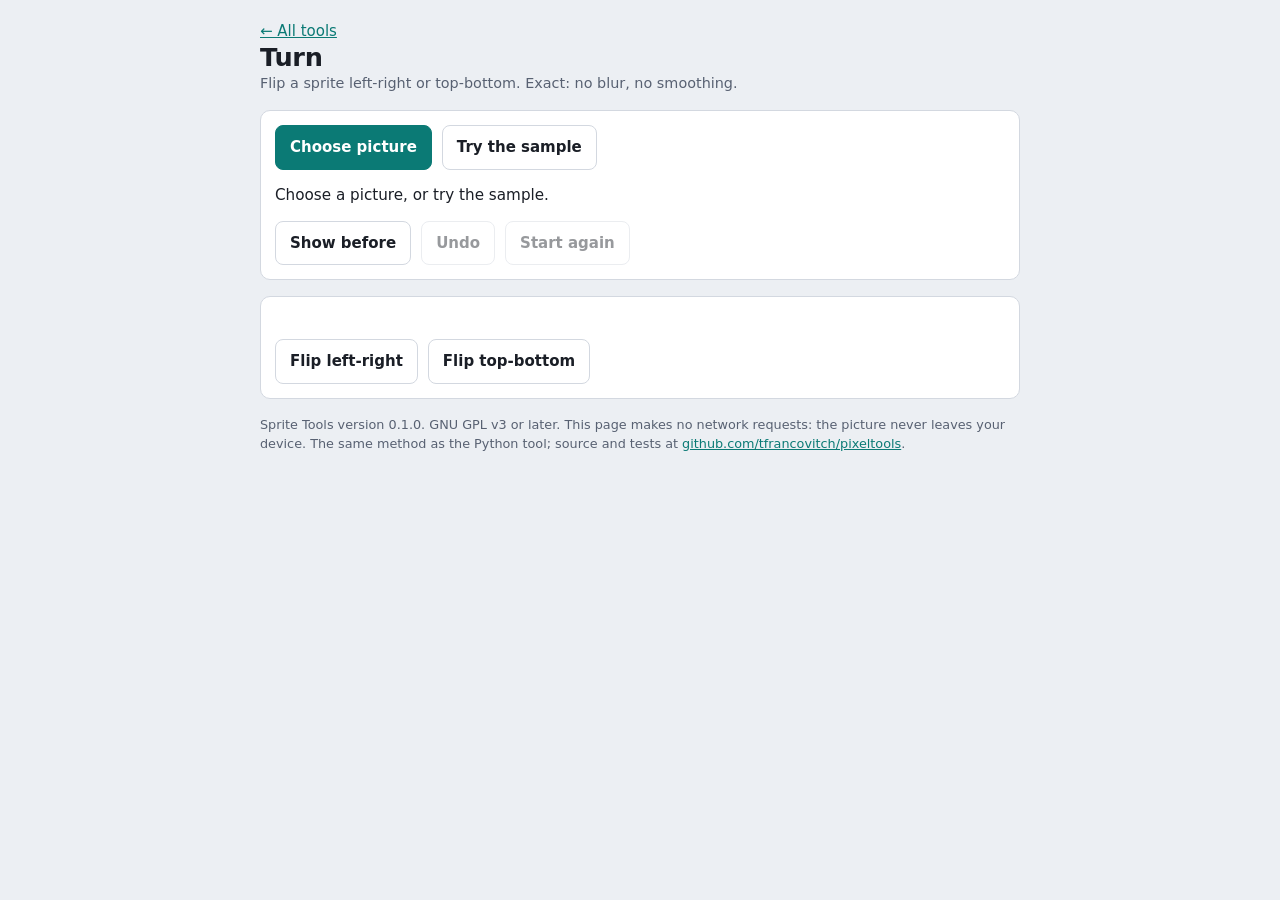
<file: tools/sprite-tools/pages/turn.html>
<!doctype html>
<html lang="en">
<head>
<meta charset="utf-8">
<meta name="viewport" content="width=device-width, initial-scale=1, viewport-fit=cover">
<title>Sprite Tools: Turn</title>
<!--
  Sprite Tools, Turn (browser version). Copyright (C) 2026 the pixeltools contributors

  This program is free software: you can redistribute it and/or modify it under the terms of the GNU General
  Public License as published by the Free Software Foundation, either version 3 of the License, or (at your
  option) any later version. It is distributed WITHOUT ANY WARRANTY; see https://www.gnu.org/licenses/

  One self-contained file: no server, nothing uploaded. Built by web/build.py from web/page.template.html and
  web/core.js; the same method as the Python tool (sprite.py), checked pixel for pixel by tests/parity.js.
-->
<style>:root{
  --bg:#eceff3; --surface:#ffffff; --fg:#1a1e26; --muted:#586172; --line:#d3d8e0; --accent:#0b7a75; --accent-fg:#ffffff; --bad:#a33a3a;
  --check1:#e4e7ec; --check2:#f6f7f9;
  --font:system-ui,-apple-system,"Segoe UI",Roboto,"Helvetica Neue",Arial,sans-serif;
}
@media (prefers-color-scheme: dark){
  :root:not([data-theme="light"]){--bg:#11151a; --surface:#1a1f27; --fg:#e7eaf0; --muted:#98a2b3; --line:#2b323d; --accent:#3fd0c6; --accent-fg:#06211f; --bad:#f08a8a; --check1:#262c36; --check2:#1e232b; color-scheme:dark;}
}
:root[data-theme="dark"]{--bg:#11151a; --surface:#1a1f27; --fg:#e7eaf0; --muted:#98a2b3; --line:#2b323d; --accent:#3fd0c6; --accent-fg:#06211f; --bad:#f08a8a; --check1:#262c36; --check2:#1e232b; color-scheme:dark;}
*{box-sizing:border-box}
body{background:var(--bg);color:var(--fg);font-family:var(--font);font-size:15px;line-height:1.5;margin:0;
  padding-block:20px 48px;padding-left:max(16px,env(safe-area-inset-left,0px));padding-right:max(16px,env(safe-area-inset-right,0px))}
.wrap{max-width:760px;margin:0 auto;display:flex;flex-direction:column;gap:16px}
header{display:flex;align-items:center;gap:12px}
header svg{flex:none}
h1{font-weight:700;font-size:1.6rem;line-height:1.1;margin:0;letter-spacing:-.01em}
h2{font-size:1.05rem;margin:0;font-weight:700}
.lede{margin:2px 0 0;color:var(--muted);font-size:.9rem;max-width:62ch}
.panel{background:var(--surface);border:1px solid var(--line);border-radius:10px;padding:14px;display:flex;flex-direction:column;gap:14px;min-width:0}
.row{display:flex;flex-wrap:wrap;gap:10px;align-items:center}
button,.btn{font:inherit;font-weight:600;border-radius:8px;border:1px solid var(--line);background:var(--surface);color:var(--fg);padding:10px 14px;min-height:44px;cursor:pointer}
button.primary,.btn.primary{background:var(--accent);color:var(--accent-fg);border-color:var(--accent)}
button:disabled{opacity:.45;cursor:default}
button:focus-visible,input:focus-visible,textarea:focus-visible,label:focus-within,a:focus-visible{outline:3px solid var(--accent);outline-offset:2px}
input[type=file]{position:absolute;width:1px;height:1px;opacity:0;pointer-events:none}
.btn{display:inline-flex;align-items:center;justify-content:center}
.settings{display:grid;grid-template-columns:repeat(auto-fit,minmax(240px,1fr));gap:16px 20px}
.ctl{display:flex;flex-direction:column;gap:6px;min-width:0}
.lbl{font-size:.78rem;font-weight:600;letter-spacing:.06em;text-transform:uppercase;color:var(--muted)}
.hint{font-size:.8rem;color:var(--muted);margin:0}
.seg{display:flex;gap:6px;flex-wrap:wrap}
.seg button[aria-pressed=true],button.toggle[aria-pressed=true]{background:var(--accent);color:var(--accent-fg);border-color:var(--accent)}
.ctl input[type=range]{width:100%;min-height:44px;accent-color:var(--accent)}
.ctl input[type=text],.ctl textarea{font:inherit;width:100%;min-height:44px;padding:8px 10px;border-radius:8px;border:1px solid var(--line);background:var(--bg);color:var(--fg)}
.ctl textarea{min-height:96px;font-family:ui-monospace,Menlo,Consolas,monospace;font-size:.85rem}
.colourrow{display:flex;gap:8px;align-items:center}
.colourrow input[type=color]{width:52px;height:44px;padding:2px;border:1px solid var(--line);border-radius:8px;background:var(--bg)}
.chk{display:flex;align-items:center;gap:10px;min-height:44px;font-size:.95rem}
.chk input{width:22px;height:22px;accent-color:var(--accent)}
.status{margin:0;font-size:.95rem}
.status.bad{color:var(--bad)}
.stage{position:relative;border:1px solid var(--line);border-radius:8px;overflow:hidden;line-height:0;background:repeating-conic-gradient(var(--check1) 0 25%,var(--check2) 0 50%) 0 0/16px 16px}
.stage img{width:100%;height:auto;display:block;image-rendering:pixelated;-webkit-touch-callout:default}
.mark{position:absolute;width:16px;height:16px;margin:-8px 0 0 -8px;border:2px solid #fff;outline:2px solid #000;border-radius:50%;pointer-events:none}
.cap{font-size:.82rem;color:var(--muted);margin:0;font-variant-numeric:tabular-nums}
footer{font-size:.8rem;color:var(--muted)}
footer a,.back{color:var(--accent)}
.tool{display:flex;flex-direction:column;gap:2px;padding:12px 14px;border:1px solid var(--line);border-radius:10px;background:var(--surface);color:var(--fg);text-decoration:none;min-height:44px}
.tool b{font-size:1.05rem}.tool span{font-size:.88rem;color:var(--muted)}
.tools{display:grid;grid-template-columns:repeat(auto-fit,minmax(240px,1fr));gap:12px}
</style>
</head>
<body>
<div class="wrap">
  <header>
    <div>
      <a class="back" href="index.html">&larr; All tools</a>
      <h1>Turn</h1>
      <p class="lede">Flip a sprite left-right or top-bottom. Exact: no blur, no smoothing.</p>
    </div>
  </header>

  <section class="panel" aria-label="Picture">
    <div class="row">
      <label class="btn primary" for="file">Choose picture</label>
      <input id="file" type="file" accept="image/*">
      <button id="sampleBtn" type="button">Try the sample</button>
    </div>
    <p class="status" id="status" role="status">Choose a picture, or try the sample.</p>
    <div id="stageBox" hidden>
      <div class="stage" id="stage"><img id="shown" alt="Your picture"><div class="mark" id="mark" hidden></div></div>
      <p class="cap" id="cap"></p>
    </div>
    <div class="row" id="viewRow" hidden>
      <button id="beforeBtn" type="button" class="toggle" aria-pressed="false">Show before</button>
      <button id="undoBtn" type="button" disabled>Undo</button>
      <button id="resetBtn" type="button" disabled>Start again</button>
    </div>
    <p class="cap" id="saveHelp" hidden>To save: press and hold the picture, then choose Download image. On a computer, right-click it and choose Save image as.</p>
  </section>

  <section class="panel" aria-label="Settings" id="settings" hidden>
    <div class="settings" id="controls"></div>
    <p class="hint" id="pointHelp"></p>
    <div class="row" id="actions"></div>
  </section>

  <footer>
    Sprite Tools version 0.1.0. GNU GPL v3 or later. This page makes no network requests: the picture never leaves your device. The same method as the Python tool; source and tests at <a href="https://github.com/tfrancovitch/pixeltools" target="_blank" rel="noopener">github.com/tfrancovitch/pixeltools</a>.
  </footer>
</div>

<script id="core-src">/* Sprite Tools core (JavaScript): the same tools as the Python package spritetools/, with no page code in it.
 * Copyright (C) 2026 the pixeltools contributors. Licensed under the GNU GPL v3 or later.
 *
 * Every function mirrors one in spritetools/. The tuning numbers are copied from spritetools/tuning.py by
 * web/build.py (never edited by hand). A picture is {w, h, data: Uint8ClampedArray of RGBA}.
 * Check it against Python with tests/parity.js. Use: SpriteCore.run('turn', img, {flip: 'h'}) -> {img, info}.
 */
(function (root) {
'use strict';

const T = /*TUNING_START*/{
 "MAX_DISTANCE": 510.0,
 "FILL_TOLERANCE": 10.0,
 "BG_BAND": 0.02,
 "BG_BAND_MIN": 2,
 "BG_RANGE": 1.5,
 "BG_FIT_FIRST": 3.0,
 "BG_FIT_ROUNDS": 2,
 "REPLACE_TOLERANCE": 8.0,
 "FLATTEN_TOLERANCE": 6.0,
 "FLATTEN_MIN_SPECK": 2,
 "FLATTEN_EDGE_LINE": 1.0,
 "FLATTEN_EDGE_ROUNDS": 3,
 "FLATTEN_SPECK_REACH": 25.0
}/*TUNING_END*/;
const VERSION = '0.1.0';

/* ---------------------------------------------------------------- helpers shared by the tools */
function cutoffSq(tolerance) {
  if (!(tolerance >= 0 && tolerance <= 100)) throw new Error('The tolerance must be between 0 and 100 (percent), not ' + tolerance + '.');
  const cut = tolerance * T.MAX_DISTANCE / 100;
  return cut * cut;
}
function normalised(img) {                  // a copy in which every fully transparent pixel is (0,0,0,0)
  const d = new Uint8ClampedArray(img.data);
  for (let i = 0; i < d.length; i += 4) if (d[i + 3] === 0) { d[i] = 0; d[i + 1] = 0; d[i + 2] = 0; }
  return { w: img.w, h: img.h, data: d };
}
function packAt(d, i) { return ((d[i] << 24) | (d[i + 1] << 16) | (d[i + 2] << 8) | d[i + 3]) >>> 0; }
function countColours(img) {
  const n = normalised(img), seen = new Set();
  for (let i = 0; i < n.data.length; i += 4) seen.add(packAt(n.data, i));
  return seen.size;
}
function changedPixels(a, b) {
  const x = normalised(a).data, y = normalised(b).data;
  let n = 0;
  for (let i = 0; i < x.length; i += 4) if (x[i] !== y[i] || x[i + 1] !== y[i + 1] || x[i + 2] !== y[i + 2] || x[i + 3] !== y[i + 3]) n++;
  return n;
}
function cleanColour(c) { return c[3] === 0 ? [0, 0, 0, 0] : [c[0], c[1], c[2], c[3]]; }
function checkPoint(img, at) {
  const x = at[0], y = at[1];
  if (!(x >= 0 && x < img.w && y >= 0 && y < img.h))
    throw new Error('The point ' + x + ',' + y + ' is outside the picture, which is ' + img.w + ' by ' + img.h + ' pixels (x from 0 to ' + (img.w - 1) + ', y from 0 to ' + (img.h - 1) + ').');
  return [x, y];
}
/* Everything reachable from the seeds (flat pixel indices) by stepping to a touching pixel q from a reached
 * pixel p whenever edgeOk(p, q). The answer does not depend on the order of the search. Returns a Uint8Array mask. */
function grow(w, h, seeds, edgeOk, corners) {
  const reached = new Uint8Array(w * h), stack = new Int32Array(w * h);
  let top = 0;
  for (const s of seeds) if (!reached[s]) { reached[s] = 1; stack[top++] = s; }
  while (top) {
    const p = stack[--top], y = (p / w) | 0, x = p - y * w;
    for (let dy = -1; dy <= 1; dy++) for (let dx = -1; dx <= 1; dx++) {
      if ((dx === 0 && dy === 0) || (!corners && dx !== 0 && dy !== 0)) continue;
      const ny = y + dy, nx = x + dx;
      if (ny < 0 || ny >= h || nx < 0 || nx >= w) continue;
      const q = ny * w + nx;
      if (!reached[q] && edgeOk(p, q)) { reached[q] = 1; stack[top++] = q; }
    }
  }
  return reached;
}

const tools = {};

/* ---------------------------------------------------------------- turn */
tools.turn = {
  apply(img, opts) {
    const w = img.w, h = img.h, flip = opts.flip || null;
    if (flip !== null && flip !== 'h' && flip !== 'v') throw new Error('--flip must be h or v, not ' + flip + '.');
    const out = new Uint8ClampedArray(img.data.length);
    for (let y = 0; y < h; y++) for (let x = 0; x < w; x++) {
      const sx = flip === 'h' ? w - 1 - x : x, sy = flip === 'v' ? h - 1 - y : y;
      const s = (sy * w + sx) * 4, d = (y * w + x) * 4;
      out[d] = img.data[s]; out[d + 1] = img.data[s + 1]; out[d + 2] = img.data[s + 2]; out[d + 3] = img.data[s + 3];
    }
    const res = { w, h, data: out };
    return [res, { pixels_changed: changedPixels(img, res) }];
  },
};

/* ---------------------------------------------------------------- fill */
const hexOf = c => '#' + c.map(v => (v < 16 ? '0' : '') + v.toString(16)).join('');
tools.fill = {
  apply(img, opts) {
    const w = img.w, h = img.h, n = w * h;
    const tol = opts.tolerance == null ? T.FILL_TOLERANCE : Number(opts.tolerance);
    const cut2 = cutoffSq(tol);
    const colour = cleanColour(opts.colour == null ? [0, 0, 0, 0] : opts.colour);
    const corners = !!opts.corners, at = opts.at;
    const f = normalised(img).data;
    const d2 = (i, j) => { const a = f[i * 4] - f[j * 4], b = f[i * 4 + 1] - f[j * 4 + 1], c = f[i * 4 + 2] - f[j * 4 + 2], e = f[i * 4 + 3] - f[j * 4 + 3]; return a * a + b * b + c * c + e * e; };
    const d2c = (i, r) => { const a = f[i * 4] - r[0], b = f[i * 4 + 1] - r[1], c = f[i * 4 + 2] - r[2], e = f[i * 4 + 3] - r[3]; return a * a + b * b + c * c + e * e; };
    let mask, extra = {};
    if (opts.background) {
      if (at != null) throw new Error('Use either --at (a start point) or --background (start from the border), not both.');
      let band = Math.max(T.BG_BAND_MIN, Math.floor(T.BG_BAND * Math.min(h, w) + 0.5));
      band = Math.min(band, Math.max(1, Math.floor(Math.min(h, w) / 2)));
      const ring = [];
      for (let y = 0; y < h; y++) for (let x = 0; x < w; x++) if (y < band || y >= h - band || x < band || x >= w - band) ring.push(y * w + x);
      const ref = [0, 1, 2, 3].map(c => { const v = Int32Array.from(ring, i => f[i * 4 + c]).sort(); return v[Math.floor(ring.length / 2)]; });
      const range2 = cut2 * T.BG_RANGE * T.BG_RANGE, first2 = cut2 * T.BG_FIT_FIRST * T.BG_FIT_FIRST;
      const fit = idx => {                       // same plain float steps as fit_plane in fill.py
        let n = idx.length, sx = 0, sy = 0, sxx = 0, sxy = 0, syy = 0;
        for (const i of idx) { const y = Math.floor(i / w), x = i - y * w; sx += x; sy += y; sxx += x * x; sxy += x * y; syy += y * y; }
        const det = n * (sxx * syy - sxy * sxy) - sx * (sx * syy - sxy * sy) + sy * (sx * sxy - sxx * sy);
        return [0, 1, 2, 3].map(ch => {
          if (det === 0) return [ref[ch], 0, 0];
          let sc = 0, sxc = 0, syc = 0;
          for (const i of idx) { const y = Math.floor(i / w), x = i - y * w, c = f[i * 4 + ch]; sc += c; sxc += x * c; syc += y * c; }
          const a = (sc * (sxx * syy - sxy * sxy) - sx * (sxc * syy - sxy * syc) + sy * (sxc * sxy - sxx * syc)) / det;
          const b = (n * (sxc * syy - sxy * syc) - sc * (sx * syy - sxy * sy) + sy * (sx * syc - sxc * sy)) / det;
          const cc = (n * (sxx * syc - sxc * sxy) - sx * (sx * syc - sxc * sy) + sc * (sx * sxy - sxx * sy)) / det;
          return [a, b, cc];
        });
      };
      const planeD2 = (i, rows) => {
        const y = Math.floor(i / w), x = i - y * w; let t = 0;
        for (let ch = 0; ch < 4; ch++) { const d = f[i * 4 + ch] - ((rows[ch][0] + rows[ch][1] * x) + rows[ch][2] * y); t = t + d * d; }
        return t;
      };
      const firstKept = ring.filter(i => d2c(i, ref) <= first2);
      let rows = fit(firstKept.length ? firstKept : ring);
      for (let r = 0; r < T.BG_FIT_ROUNDS; r++) {
        const again = ring.filter(i => planeD2(i, rows) <= range2);
        if (again.length < 0.2 * ring.length) break;
        rows = fit(again);
      }
      const dBg = new Float64Array(n);
      for (let i = 0; i < n; i++) dBg[i] = planeD2(i, rows);
      const seeds = ring.filter(i => dBg[i] <= range2);
      mask = grow(w, h, seeds, (p, q) => d2(p, q) <= cut2 && dBg[q] <= range2, corners);
      extra.background_colour = hexOf(ref);
    } else {
      if (at == null) throw new Error('Say where to start: --at x,y (a point on the area to fill), or use --background.');
      const [x, y] = checkPoint(img, at), s = y * w + x;
      const cand = new Uint8Array(n);
      for (let i = 0; i < n; i++) cand[i] = d2(i, s) <= cut2 ? 1 : 0;
      mask = opts.everywhere ? cand : grow(w, h, [s], (p, q) => cand[q] === 1, corners);
    }
    const out = new Uint8ClampedArray(img.data);
    let filled = 0;
    for (let i = 0; i < n; i++) if (mask[i]) { filled++; out[i * 4] = colour[0]; out[i * 4 + 1] = colour[1]; out[i * 4 + 2] = colour[2]; out[i * 4 + 3] = colour[3]; }
    const res = { w, h, data: out };
    return [res, Object.assign({ pixels_filled: filled, pixels_changed: changedPixels(img, res) }, extra)];
  },
};

/* ---------------------------------------------------------------- flatten */
tools.flatten = {
  apply(img, opts) {
    const w = img.w, h = img.h, n = w * h;
    const tol = opts.tolerance == null ? T.FLATTEN_TOLERANCE : Number(opts.tolerance);
    const cut2 = cutoffSq(tol);
    const doMerge = opts.merge !== false, doEdges = opts.edges !== false;
    const limit = opts.min_speck == null ? T.FLATTEN_MIN_SPECK : Math.trunc(Number(opts.min_speck));
    if (limit < 0) throw new Error('--min-speck must be 0 or more (0 skips the speck pass).');
    const at = opts.at;
    let flat = normalised(img).data, start = Int32Array.from(flat);
    flat = Int32Array.from(flat);
    const pk = (a, i) => a[i * 4] * 16777216 + a[i * 4 + 1] * 65536 + a[i * 4 + 2] * 256 + a[i * 4 + 3];
    const d2 = (a, i, b, j) => { const p = a[i * 4] - b[j * 4], q = a[i * 4 + 1] - b[j * 4 + 1], r = a[i * 4 + 2] - b[j * 4 + 2], t = a[i * 4 + 3] - b[j * 4 + 3]; return p * p + q * q + r * r + t * t; };
    const setPk = (a, i, v) => { a[i * 4] = Math.floor(v / 16777216) & 255; a[i * 4 + 1] = Math.floor(v / 65536) & 255; a[i * 4 + 2] = Math.floor(v / 256) & 255; a[i * 4 + 3] = v & 255; };
    let region = null, changeOk = new Uint8Array(n).fill(1);
    if (at != null) {
      const [x, y] = checkPoint(img, at), seed = y * w + x;
      const cand = new Uint8Array(n);
      for (let i = 0; i < n; i++) cand[i] = d2(flat, i, flat, seed) <= cut2 ? 1 : 0;
      region = grow(w, h, [seed], (p, q) => cand[q] === 1, false);
      changeOk = new Uint8Array(n);
      for (let i = 0; i < n; i++) if (region[i]) {
        const y0 = (i / w) | 0, x0 = i - y0 * w;
        for (let dy = -1; dy <= 1; dy++) for (let dx = -1; dx <= 1; dx++) { const yy = y0 + dy, xx = x0 + dx; if (yy >= 0 && yy < h && xx >= 0 && xx < w) changeOk[yy * w + xx] = 1; }
      }
    }
    const differs = (a, b) => { for (let i = 0; i < n; i++) if (a[i * 4] !== b[i * 4] || a[i * 4 + 1] !== b[i * 4 + 1] || a[i * 4 + 2] !== b[i * 4 + 2] || a[i * 4 + 3] !== b[i * 4 + 3]) return true; return false; };
    const countDiff = (a, b) => { let c = 0; for (let i = 0; i < n; i++) if (a[i * 4] !== b[i * 4] || a[i * 4 + 1] !== b[i * 4 + 1] || a[i * 4 + 2] !== b[i * 4 + 2] || a[i * 4 + 3] !== b[i * 4 + 3]) c++; return c; };
    // pass 1: merge near colours
    if (doMerge) {
      if (region === null) {
        const counts = new Map();
        for (let i = 0; i < n; i++) { const k = pk(flat, i); counts.set(k, (counts.get(k) || 0) + 1); }
        const order = [...counts.keys()].sort((a, b) => counts.get(b) - counts.get(a) || a - b);
        const leaders = [], target = new Map();
        const col = k => [Math.floor(k / 16777216) & 255, Math.floor(k / 65536) & 255, Math.floor(k / 256) & 255, k & 255];
        for (const k of order) {
          const c = col(k);
          let bestJ = -1, bestD = Infinity;
          for (let j = 0; j < leaders.length; j++) { const l = leaders[j].c; const d = (l[0] - c[0]) ** 2 + (l[1] - c[1]) ** 2 + (l[2] - c[2]) ** 2 + (l[3] - c[3]) ** 2; if (d < bestD) { bestD = d; bestJ = j; } }
          if (bestJ >= 0 && bestD <= cut2) target.set(k, leaders[bestJ].k);
          else { leaders.push({ k, c }); target.set(k, k); }
        }
        for (let i = 0; i < n; i++) setPk(flat, i, target.get(pk(flat, i)));
      } else {
        const counts = new Map();
        for (let i = 0; i < n; i++) if (region[i]) { const k = pk(flat, i); counts.set(k, (counts.get(k) || 0) + 1); }
        let mode = null;
        for (const [k, c] of counts) if (mode === null || c > counts.get(mode) || (c === counts.get(mode) && k < mode)) mode = k;
        for (let i = 0; i < n; i++) if (region[i]) setPk(flat, i, mode);
      }
    }
    const p1 = countDiff(flat, start);
    // pass 2: sharpen edges
    let p2 = 0;
    if (doEdges) {
      const lim = cut2 * T.FLATTEN_EDGE_LINE * T.FLATTEN_EDGE_LINE;
      for (let round = 0; round < T.FLATTEN_EDGE_ROUNDS; round++) {
        const out = Int32Array.from(flat);
        let moved = 0;
        for (let y = 0; y < h; y++) for (let x = 0; x < w; x++) {
          const i = y * w + x;
          if (!changeOk[i]) continue;
          const c = pk(flat, i);
          let best = Infinity, pick = -1;
          for (const [dy1, dx1, dy2, dx2] of [[-1, 0, 1, 0], [0, -1, 0, 1]]) {
            const y1 = y + dy1, x1 = x + dx1, y2 = y + dy2, x2 = x + dx2;
            if (y1 < 0 || y1 >= h || x1 < 0 || x1 >= w || y2 < 0 || y2 >= h || x2 < 0 || x2 >= w) continue;
            const ia = y1 * w + x1, ib = y2 * w + x2, na = pk(flat, ia), nb = pk(flat, ib);
            if (na === nb || na === c || nb === c) continue;
            let len2 = 0, dot = 0, ac2 = 0;
            for (let k = 0; k < 4; k++) { const ab = flat[ib * 4 + k] - flat[ia * 4 + k], ac = flat[i * 4 + k] - flat[ia * 4 + k]; len2 += ab * ab; dot += ac * ab; ac2 += ac * ac; }
            const perp = ac2 * len2 - dot * dot;
            if (!(dot > 0 && dot < len2) || !(perp <= lim * len2)) continue;
            const score = perp / len2;
            if (score < best) { best = score; const twice = 2 * dot; pick = (twice < len2 || (twice === len2 && na < nb)) ? na : nb; }
          }
          if (pick >= 0) { setPk(out, i, pick); if (pk(out, i) !== c) moved++; }
        }
        flat = out; p2 += moved;
        if (moved === 0) break;
      }
    }
    // pass 3: absorb specks
    const before3 = Int32Array.from(flat);
    if (limit > 0) {
      const reach2 = cutoffSq(T.FLATTEN_SPECK_REACH), out = Int32Array.from(flat), seen = new Uint8Array(n);
      for (let s0 = 0; s0 < n; s0++) {
        if (seen[s0]) continue;
        const colour = pk(before3, s0), cells = [s0], mark = new Set([s0]);
        seen[s0] = 1;
        for (let k = 0; k < cells.length; k++) {
          const p = cells[k], y = (p / w) | 0, x = p - y * w;
          for (const [ny, nx] of [[y - 1, x], [y + 1, x], [y, x - 1], [y, x + 1]]) {
            if (ny < 0 || ny >= h || nx < 0 || nx >= w) continue;
            const q = ny * w + nx;
            if (!seen[q] && pk(before3, q) === colour) { seen[q] = 1; cells.push(q); }
          }
        }
        if (cells.length > limit) continue;
        for (const c of cells) mark.add(c);
        const around = new Set();
        for (const p of cells) {
          const y = (p / w) | 0, x = p - y * w;
          for (const [ny, nx] of [[y - 1, x], [y + 1, x], [y, x - 1], [y, x + 1]]) {
            if (ny < 0 || ny >= h || nx < 0 || nx >= w) continue;
            const q = ny * w + nx;
            if (!mark.has(q)) around.add(pk(before3, q));
          }
        }
        if (around.size !== 1 || !cells.every(c => changeOk[c])) continue;
        const target = [...around][0], t = [Math.floor(target / 16777216) & 255, Math.floor(target / 65536) & 255, Math.floor(target / 256) & 255, target & 255];
        let d = 0;
        for (let k = 0; k < 4; k++) { const e = t[k] - before3[s0 * 4 + k]; d += e * e; }
        if (d <= reach2) for (const c of cells) setPk(out, c, target);
      }
      flat = out;
    }
    const p3 = countDiff(flat, before3);
    const res = { w, h, data: Uint8ClampedArray.from(flat) };
    return [res, { pixels_changed: changedPixels(img, res), pass1_pixels: p1, pass2_pixels: p2, pass3_pixels: p3 }];
  },
};

/* ---------------------------------------------------------------- replace */
function parseColour(text) {                // #rrggbb, #rrggbbaa, or r,g,b[,a]
  const s = text.trim();
  const bad = () => new Error("'" + text + "' is not a colour. Write #rrggbb, #rrggbbaa, or r,g,b (0 to 255), for example #ff0000 or 255,0,0.");
  if (s.startsWith('#')) {
    const h = s.slice(1);
    if (/^[0-9a-fA-F]{6}([0-9a-fA-F]{2})?$/.test(h)) { const v = []; for (let i = 0; i < h.length; i += 2) v.push(parseInt(h.slice(i, i + 2), 16)); return [v[0], v[1], v[2], v.length === 4 ? v[3] : 255]; }
  } else {
    const parts = s.split(',').map(p => p.trim());
    if ((parts.length === 3 || parts.length === 4) && parts.every(p => /^\d{1,3}$/.test(p) && Number(p) <= 255)) { const v = parts.map(Number); return [v[0], v[1], v[2], v.length === 4 ? v[3] : 255]; }
  }
  throw bad();
}
function parseMap(text) {
  const pairs = [];
  text.split(/\r\n|\r|\n/).forEach((raw, k) => {
    const line = raw.trim(), n = k + 1;
    if (!line || line.startsWith(';') || line.startsWith('//')) return;
    const arrow = line.includes('->') || line.includes('=>');
    const parts = arrow ? line.replace(/=>/g, '->').split('->').map(p => p.trim()) : line.split(/\s+/);
    if (parts.length !== 2) throw new Error('Line ' + n + " of the map is not a pair of colours: '" + line + "'. Write one pair per line, like #aabbcc #112233.");
    try { pairs.push([parseColour(parts[0]), parseColour(parts[1])]); } catch (e) { throw new Error('Line ' + n + ' of the map: ' + e.message); }
  });
  if (!pairs.length) throw new Error('The map has no colour pairs. Write one pair per line, like #aabbcc #112233.');
  return pairs;
}
tools.replace = {
  apply(img, opts) {
    const w = img.w, h = img.h, n = w * h;
    const tol = opts.tolerance == null ? T.REPLACE_TOLERANCE : Number(opts.tolerance);
    const cut2 = cutoffSq(tol);
    const f = normalised(img).data, out = new Uint8ClampedArray(img.data);
    const mask = new Uint8Array(n);
    let pairs = opts.map || null, extra = {};
    if (opts.map_text != null) pairs = parseMap(opts.map_text);
    if (pairs !== null) {
      if (['from', 'to', 'at'].some(k => opts[k] != null) || opts.connected) throw new Error('--map already says what to change into what; do not combine it with --from, --to, --at or --connected.');
      if (!pairs.length) throw new Error('The map has no colour pairs. Write one pair per line, like #aabbcc #112233.');
      const froms = pairs.map(p => cleanColour(p[0])), tos = pairs.map(p => cleanColour(p[1])), used = new Set();
      for (let i = 0; i < n; i++) {
        let best = -1, bd = Infinity;
        for (let k = 0; k < froms.length; k++) { const a = f[i * 4] - froms[k][0], b = f[i * 4 + 1] - froms[k][1], c = f[i * 4 + 2] - froms[k][2], e = f[i * 4 + 3] - froms[k][3]; const d = a * a + b * b + c * c + e * e; if (d < bd) { bd = d; best = k; } }
        if (bd <= cut2) { mask[i] = 1; used.add(best); out[i * 4] = tos[best][0]; out[i * 4 + 1] = tos[best][1]; out[i * 4 + 2] = tos[best][2]; out[i * 4 + 3] = tos[best][3]; }
      }
      extra = { pairs: pairs.length, pairs_used: used.size };
    } else {
      if (opts.to == null) throw new Error('Say what to change it into: --to COLOUR.');
      const src = opts.from, at = opts.at;
      if (src != null && at != null) throw new Error('Use either --from (a colour) or --at (a point to take the colour from), not both.');
      if (src == null && at == null) throw new Error('Say which colour to change: --from COLOUR, or --at x,y to take it from the picture.');
      if (opts.connected && at == null) throw new Error('--connected needs --at (the area around that point).');
      let ref, s = -1;
      if (at != null) { const [x, y] = checkPoint(img, at); s = y * w + x; ref = [f[s * 4], f[s * 4 + 1], f[s * 4 + 2], f[s * 4 + 3]]; } else ref = cleanColour(src);
      const cand = new Uint8Array(n);
      for (let i = 0; i < n; i++) { const a = f[i * 4] - ref[0], b = f[i * 4 + 1] - ref[1], c = f[i * 4 + 2] - ref[2], e = f[i * 4 + 3] - ref[3]; cand[i] = a * a + b * b + c * c + e * e <= cut2 ? 1 : 0; }
      const m = opts.connected ? grow(w, h, [s], (p, q) => cand[q] === 1, !!opts.corners) : cand;
      const to = cleanColour(opts.to);
      for (let i = 0; i < n; i++) if (m[i]) { mask[i] = 1; out[i * 4] = to[0]; out[i * 4 + 1] = to[1]; out[i * 4 + 2] = to[2]; out[i * 4 + 3] = to[3]; }
    }
    let replaced = 0;
    for (let i = 0; i < n; i++) replaced += mask[i];
    const res = { w, h, data: out };
    return [res, Object.assign({ pixels_replaced: replaced, pixels_changed: changedPixels(img, res) }, extra)];
  },
};

/*TOOLS_HERE*/

/* ---------------------------------------------------------------- the one entry point */
function run(name, img, opts) {
  if (!tools[name]) throw new Error('There is no tool called ' + name + '.');
  const [out, info] = tools[name].apply(img, opts || {});
  info.colours_before = countColours(img);
  info.colours_after = countColours(out);
  return { img: out, info };
}

root.SpriteCore = { run, tools, T, VERSION, countColours, changedPixels, parseColour, parseMap };
})(typeof self !== 'undefined' ? self : globalThis);
</script>
<script>
'use strict';
const CONFIG = {"title": "Turn", "lede": "Flip a sprite left-right or top-bottom. Exact: no blur, no smoothing.", "actions": [{"label": "Flip left-right", "opts": {"flip": "h"}}, {"label": "Flip top-bottom", "opts": {"flip": "v"}}], "controls": [], "point": false, "tool": "turn", "version": "0.1.0"};
const $ = id => document.getElementById(id);
const MAX_PIXELS = 16e6, MAX_UNDO = 20;

/* ------------------------------------------------------------------ the worker (falls back to the main thread) */
const workerCode = document.getElementById('core-src').textContent + `
;self.onmessage = e => {
  const m = e.data;
  try {
    const r = SpriteCore.run(m.tool, { w: m.w, h: m.h, data: new Uint8ClampedArray(m.buffer) }, m.opts);
    postMessage({ id: m.id, w: r.img.w, h: r.img.h, buffer: r.img.data.buffer, info: r.info }, [r.img.data.buffer]);
  } catch (err) { postMessage({ id: m.id, error: String((err && err.message) || err) }); }
};`;
let worker = null, noWorker = location.hash === '#no-worker', nextId = 1;
const waiting = new Map();
function startWorker() {
  if (noWorker) return;
  try {
    worker = new Worker(URL.createObjectURL(new Blob([workerCode], { type: 'text/javascript' })));
    worker.onmessage = e => { const w = waiting.get(e.data.id); if (!w) return; waiting.delete(e.data.id); e.data.error ? w.reject(new Error(e.data.error)) : w.resolve(e.data); };
    worker.onerror = e => { e.preventDefault && e.preventDefault(); worker = null; noWorker = true; for (const [, w] of waiting) w.reject(new Error('retry')); waiting.clear(); };
  } catch (err) { worker = null; noWorker = true; }
}
async function runTool(img, opts) {
  if (worker) {
    try {
      const id = nextId++;
      const copy = new Uint8ClampedArray(img.data);
      const res = await new Promise((resolve, reject) => { waiting.set(id, { resolve, reject }); worker.postMessage({ id, tool: CONFIG.tool, w: img.w, h: img.h, buffer: copy.buffer, opts }, [copy.buffer]); });
      return { img: { w: res.w, h: res.h, data: new Uint8ClampedArray(res.buffer) }, info: res.info };
    } catch (err) { if (err.message !== 'retry') throw err; }
  }
  await new Promise(r => setTimeout(r, 30));                 // let the page paint "Working..."
  return SpriteCore.run(CONFIG.tool, { w: img.w, h: img.h, data: new Uint8ClampedArray(img.data) }, opts);
}

/* ------------------------------------------------------------------ pictures */
let history = [], showBefore = false, point = null, busy = false;
const current = () => history[history.length - 1];
function status(msg, bad) { const s = $('status'); s.textContent = msg; s.classList.toggle('bad', !!bad); }
function pngUrl(img) {
  const c = document.createElement('canvas'); c.width = img.w; c.height = img.h;
  c.getContext('2d').putImageData(new ImageData(new Uint8ClampedArray(img.data), img.w, img.h), 0, 0);
  return c.toDataURL('image/png');
}
function show() {
  if (!history.length) return;
  const img = showBefore ? history[0] : current();
  $('shown').src = pngUrl(img);
  $('cap').textContent = (showBefore ? 'Before: ' : 'Now: ') + img.w + ' × ' + img.h + ' pixels, ' + SpriteCore.countColours(img) + ' colours' + (point ? ' · point ' + point[0] + ',' + point[1] : '');
  $('undoBtn').disabled = history.length < 2; $('resetBtn').disabled = history.length < 2;
  $('beforeBtn').setAttribute('aria-pressed', String(showBefore));
  placeMark();
}
function placeMark() {
  const m = $('mark'), img = $('shown'), cur = current();
  if (!point || !cur || point[0] >= cur.w || point[1] >= cur.h) { m.hidden = true; return; }
  m.hidden = false;
  m.style.left = ((point[0] + 0.5) / cur.w * 100) + '%'; m.style.top = ((point[1] + 0.5) / cur.h * 100) + '%';
}
function setPicture(img, message) {
  history = [img]; point = null; showBefore = false;
  $('stageBox').hidden = false; $('viewRow').hidden = false; $('settings').hidden = false; $('saveHelp').hidden = false;
  show(); status(message);
}
async function decode(file) {
  const bmp = await createImageBitmap(file, { colorSpaceConversion: 'none' });
  if (bmp.width * bmp.height > MAX_PIXELS) { if (bmp.close) bmp.close(); throw new Error('This picture is too large for a browser (' + bmp.width + ' × ' + bmp.height + '). Use the Python tool, or shrink it first.'); }
  const c = document.createElement('canvas'); c.width = bmp.width; c.height = bmp.height;
  const ctx = c.getContext('2d', { willReadFrequently: true });
  ctx.drawImage(bmp, 0, 0);
  const d = ctx.getImageData(0, 0, c.width, c.height);
  if (bmp.close) bmp.close();
  return { w: d.width, h: d.height, data: d.data };
}
$('file').addEventListener('change', async e => {
  const f = e.target.files[0]; if (!f) return;
  try { setPicture(await decode(f), f.name + ': ' + 'ready. Tap the picture to choose a point, set what you need, then press the button.'); }
  catch (err) { status('That picture could not be opened: ' + err.message, true); }
  e.target.value = '';
});

/* a small sample: a red-shirted figure on a noisy gradient ground, drawn with a fixed random sequence */
function makeSample() {
  const W = 64, H = 64, data = new Uint8ClampedArray(W * H * 4);
  let s = 12345; const rnd = () => (s = (s * 1664525 + 1013904223) >>> 0) / 4294967296;
  const noise = a => Math.round((rnd() - 0.5) * 2 * a);
  const paint = (x, y, c, n) => { const i = (y * W + x) * 4; data[i] = c[0] + noise(n); data[i + 1] = c[1] + noise(n); data[i + 2] = c[2] + noise(n); data[i + 3] = 255; };
  for (let y = 0; y < H; y++) for (let x = 0; x < W; x++) paint(x, y, [150 + y, 190 + (y >> 1), 220], 5);
  const box = (x0, y0, x1, y1, c) => { for (let y = y0; y < y1; y++) for (let x = x0; x < x1; x++) paint(x, y, c, 5); };
  box(26, 12, 38, 24, [226, 178, 140]);   // head
  box(24, 24, 40, 44, [200, 40, 40]);     // red shirt
  box(18, 26, 24, 42, [226, 178, 140]); box(40, 26, 46, 42, [226, 178, 140]);   // arms
  box(26, 44, 38, 58, [60, 70, 140]);     // trousers
  box(29, 16, 31, 18, [30, 30, 30]); box(33, 16, 35, 18, [30, 30, 30]);         // eyes
  return { w: W, h: H, data };
}
$('sampleBtn').addEventListener('click', () => setPicture(makeSample(), 'Sample loaded: a figure on a noisy sky. Tap the picture to choose a point, then press the button.'));

/* ------------------------------------------------------------------ choosing a point by tapping */
$('stage').addEventListener('click', e => {
  const cur = current(); if (!cur || showBefore) return;
  const r = $('shown').getBoundingClientRect();
  const x = Math.min(cur.w - 1, Math.max(0, Math.floor((e.clientX - r.left) / r.width * cur.w)));
  const y = Math.min(cur.h - 1, Math.max(0, Math.floor((e.clientY - r.top) / r.height * cur.h)));
  point = [x, y]; show();
  $('pointHelp').textContent = 'Point chosen: ' + x + ',' + y + '. Tap again to move it.' + '';
  $('clearPoint') && ($('clearPoint').hidden = false);
});

/* ------------------------------------------------------------------ the controls, drawn from the page's settings */
const values = {};
function hexToRgba(h) { const m = /^#([0-9a-f]{6})([0-9a-f]{2})?$/i.exec(h.trim()); return m ? [parseInt(m[1].slice(0, 2), 16), parseInt(m[1].slice(2, 4), 16), parseInt(m[1].slice(4, 6), 16), m[2] ? parseInt(m[2], 16) : 255] : null; }
function buildControls() {
  const box = $('controls');
  for (const c of CONFIG.controls) {
    const el = document.createElement('div'); el.className = 'ctl';
    if (c.type === 'seg') {
      values[c.id] = c.value; el.innerHTML = '<span class="lbl">' + c.label + '</span><div class="seg" role="group" aria-label="' + c.label + '">' + c.choices.map(([v, t]) => '<button type="button" data-v="' + v + '" aria-pressed="' + (v === c.value) + '">' + t + '</button>').join('') + '</div>';
      el.querySelector('.seg').addEventListener('click', e => { const b = e.target.closest('button'); if (!b) return; values[c.id] = b.dataset.v; for (const x of el.querySelectorAll('button')) x.setAttribute('aria-pressed', String(x === b)); });
    } else if (c.type === 'range') {
      values[c.id] = c.value; el.innerHTML = '<label class="lbl" for="c_' + c.id + '">' + c.label + ': <span id="o_' + c.id + '">' + c.value + c.unit + '</span></label><input id="c_' + c.id + '" type="range" min="' + c.min + '" max="' + c.max + '" step="' + c.step + '" value="' + c.value + '">';
      el.querySelector('input').addEventListener('input', e => { values[c.id] = Number(e.target.value); $('o_' + c.id).textContent = e.target.value + c.unit; });
    } else if (c.type === 'check') {
      values[c.id] = c.value; el.innerHTML = '<label class="chk"><input id="c_' + c.id + '" type="checkbox"' + (c.value ? ' checked' : '') + '> ' + c.label + '</label>';
      el.querySelector('input').addEventListener('change', e => { values[c.id] = e.target.checked; if (c.exclusive && e.target.checked) for (const o of c.exclusive) { const x = $('c_' + o); if (x) { x.checked = false; values[o] = false; } } });
    } else if (c.type === 'colour') {
      values[c.id] = c.value; el.innerHTML = '<label class="lbl" for="c_' + c.id + '">' + c.label + '</label><div class="colourrow"><input type="color" id="p_' + c.id + '" value="' + (c.value.length >= 7 ? c.value.slice(0, 7) : '#000000') + '" aria-label="Pick ' + c.label + '"><input id="c_' + c.id + '" type="text" value="' + c.value + '" autocomplete="off" spellcheck="false"></div>';
      el.querySelector('input[type=color]').addEventListener('input', e => { $('c_' + c.id).value = e.target.value; values[c.id] = e.target.value; });
      el.querySelector('input[type=text]').addEventListener('input', e => { values[c.id] = e.target.value; });
    } else if (c.type === 'text') {
      values[c.id] = ''; el.innerHTML = '<label class="lbl" for="c_' + c.id + '">' + c.label + '</label><textarea id="c_' + c.id + '" spellcheck="false" placeholder="' + (c.placeholder || '') + '"></textarea>';
      el.querySelector('textarea').addEventListener('input', e => { values[c.id] = e.target.value; });
    }
    if (c.hint) { const p = document.createElement('p'); p.className = 'hint'; p.textContent = c.hint; el.appendChild(p); }
    box.appendChild(el);
  }
  if (CONFIG.pointHelp) $('pointHelp').textContent = CONFIG.pointHelp;
  const acts = $('actions');
  for (const a of (CONFIG.actions || [{ label: 'Apply', primary: true }])) {
    const b = document.createElement('button'); b.type = 'button'; b.textContent = a.label; if (!CONFIG.actions || a.primary) b.className = 'primary';
    b.addEventListener('click', () => apply(a.opts || {})); acts.appendChild(b);
  }
  if (CONFIG.point && !CONFIG.pointNeeded) {
    const b = document.createElement('button'); b.type = 'button'; b.id = 'clearPoint'; b.hidden = true; b.textContent = 'Clear point';
    b.addEventListener('click', () => { point = null; b.hidden = true; $('pointHelp').textContent = CONFIG.pointHelp; show(); }); acts.appendChild(b);
  }
}
function collect(extra) {
  const o = Object.assign({}, extra);
  for (const c of CONFIG.controls) {
    const v = values[c.id];
    if (c.type === 'colour') { if (c.optional && v.trim() === '') o[c.id] = null; else { const rgba = hexToRgba(v); if (!rgba) throw new Error('"' + v + '" is not a colour. Write it like #ff0000 or #ff000080.'); o[c.id] = rgba; } }
    else if (c.type === 'text') o[c.id] = v.trim() === '' ? null : v;
    else if (c.type === 'seg' && v === '') o[c.id] = null;
    else o[c.id] = v;
  }
  if (CONFIG.mapIgnores && o.map_text) for (const k of CONFIG.mapIgnores) o[k] = null;
  if (CONFIG.point) o.at = (CONFIG.pointIgnoredWhen && values[CONFIG.pointIgnoredWhen]) || (CONFIG.mapIgnores && o.map_text) ? null : point;
  return CONFIG.prepare ? CONFIG.prepare(o) : o;
}
async function apply(extra) {
  if (busy || !history.length) return;
  let opts;
  try { opts = collect(extra); } catch (err) { status(err.message, true); return; }
  if (CONFIG.pointNeeded && CONFIG.point && !opts.at && !(CONFIG.pointIgnoredWhen && values[CONFIG.pointIgnoredWhen])) { status('Tap the picture first, to choose a point.', true); return; }
  busy = true; document.querySelectorAll('button').forEach(b => { b.dataset.was = b.disabled; b.disabled = true; });
  status('Working…');
  try {
    const r = await runTool(current(), opts);
    history.push(r.img); if (history.length > MAX_UNDO + 1) history.splice(1, 1);
    showBefore = false;
    status(describe(r.info));
  } catch (err) { status(plain(err.message), true); }
  document.querySelectorAll('button').forEach(b => { b.disabled = b.dataset.was === 'true'; });
  busy = false; show();
}
const PLAIN = [[/--from COLOUR/g, 'the "Colour to change" box'], [/--from \(a colour\)/g, 'the "Colour to change" box'], [/--at x,y \(a point on the area to fill\)/g, 'tapping the picture'], [/--at x,y to take it from the picture/g, 'tapping the picture'],
  [/--at \(a point to take the colour from\)/g, 'tapping the picture'], [/--at \(a start point\)/g, 'tapping the picture'], [/--at x,y/g, 'tapping the picture'], [/--at/g, 'a tapped point'], [/--to COLOUR/g, 'the "Change into" box'], [/--to/g, 'the "Change into" box'],
  [/--background \(start from the border\)/g, '"Fill the whole background"'], [/use --background/g, 'tick "Fill the whole background"'], [/--background/g, '"Fill the whole background"'],
  [/--connected/g, '"Only the connected area"'], [/--map/g, 'the palette swap list'], [/--min-speck/g, 'the speck size']];
const plain = msg => PLAIN.reduce((m, [re, to]) => m.replace(re, to), msg);
function describe(info) {
  const n = v => Number(v).toLocaleString('en');
  return (info.pixels_changed === 0 ? 'Nothing changed. ' : n(info.pixels_changed) + ' pixels changed. ') + 'Colours: ' + n(info.colours_before) + ' → ' + n(info.colours_after) + '.' + (info.note ? ' ' + info.note : '');
}
$('beforeBtn').addEventListener('click', () => { showBefore = !showBefore; show(); });
$('undoBtn').addEventListener('click', () => { if (history.length > 1) { history.pop(); showBefore = false; show(); status('Undone.'); } });
$('resetBtn').addEventListener('click', () => { history.length = 1; showBefore = false; show(); status('Back to the picture you started with.'); });

startWorker();
buildControls();
</script>
</body>
</html>
</file>
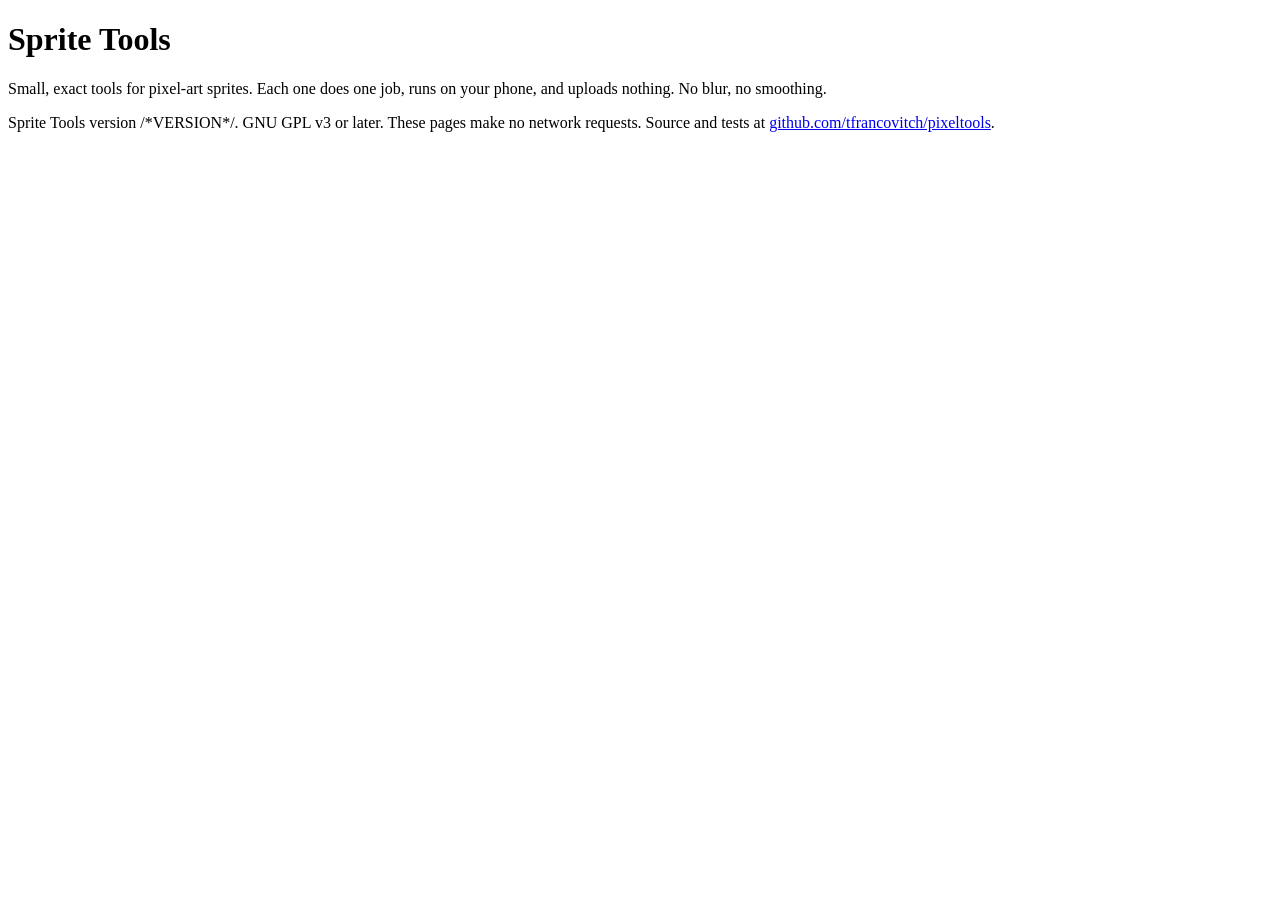
<file: tools/sprite-tools/web/hub.template.html>
<!doctype html>
<html lang="en">
<head>
<meta charset="utf-8">
<meta name="viewport" content="width=device-width, initial-scale=1, viewport-fit=cover">
<title>Sprite Tools</title>
<!--
  Sprite Tools: the list of tools. Copyright (C) 2026 the pixeltools contributors
  GNU GPL v3 or later; WITHOUT ANY WARRANTY; see https://www.gnu.org/licenses/. Built by web/build.py.
-->
<style>/*STYLE*/</style>
</head>
<body>
<div class="wrap">
  <header><div><h1>Sprite Tools</h1><p class="lede">Small, exact tools for pixel-art sprites. Each one does one job, runs on your phone, and uploads nothing. No blur, no smoothing.</p></div></header>
  <section class="tools">
<!--TOOLS-->
  </section>
  <footer>Sprite Tools version /*VERSION*/. GNU GPL v3 or later. These pages make no network requests. Source and tests at <a href="https://github.com/tfrancovitch/pixeltools" target="_blank" rel="noopener">github.com/tfrancovitch/pixeltools</a>.</footer>
</div>
</body>
</html>
</file>
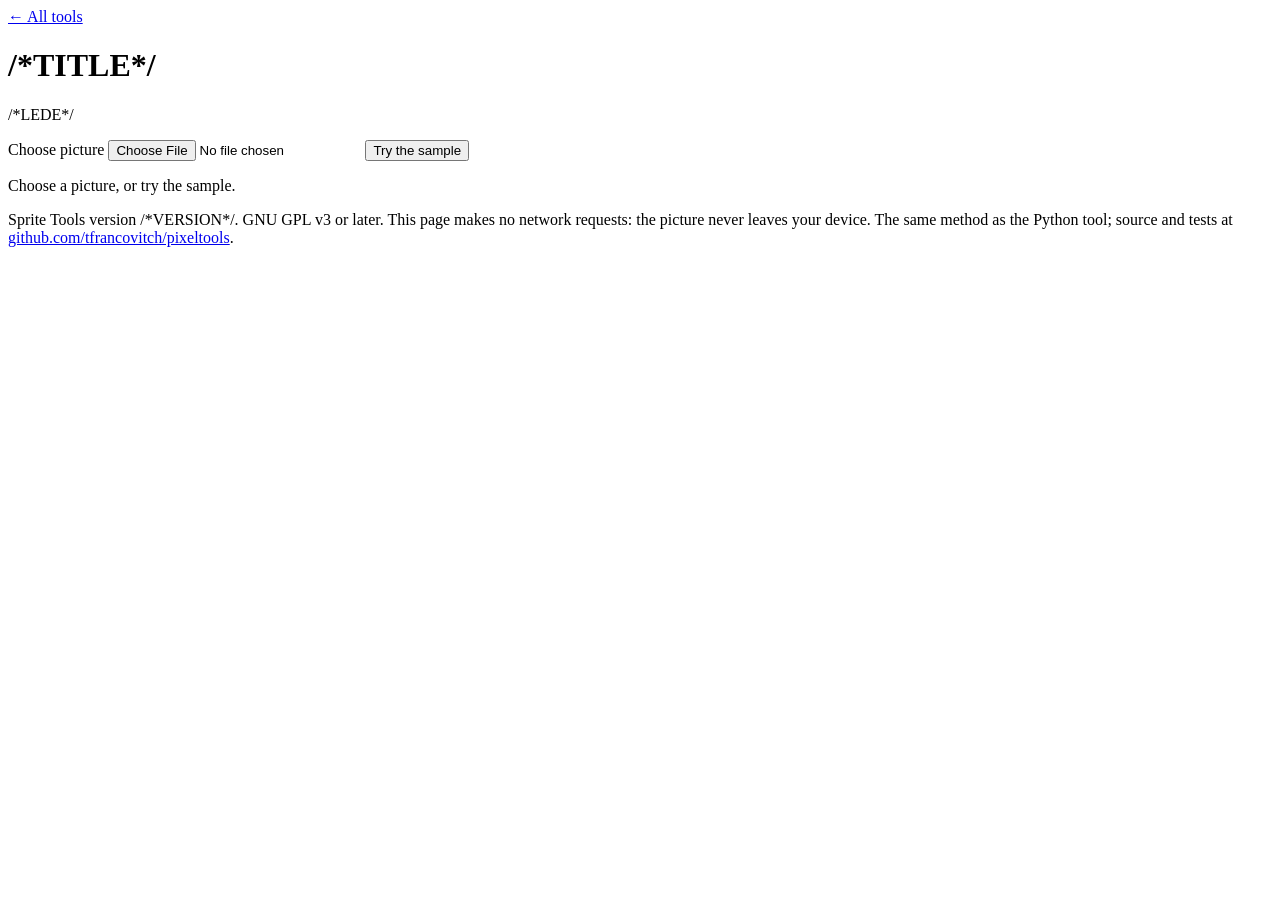
<file: tools/sprite-tools/web/page.template.html>
<!doctype html>
<html lang="en">
<head>
<meta charset="utf-8">
<meta name="viewport" content="width=device-width, initial-scale=1, viewport-fit=cover">
<title>Sprite Tools: /*TITLE*/</title>
<!--
  Sprite Tools, /*TITLE*/ (browser version). Copyright (C) 2026 the pixeltools contributors

  This program is free software: you can redistribute it and/or modify it under the terms of the GNU General
  Public License as published by the Free Software Foundation, either version 3 of the License, or (at your
  option) any later version. It is distributed WITHOUT ANY WARRANTY; see https://www.gnu.org/licenses/

  One self-contained file: no server, nothing uploaded. Built by web/build.py from web/page.template.html and
  web/core.js; the same method as the Python tool (sprite.py), checked pixel for pixel by tests/parity.js.
-->
<style>/*STYLE*/</style>
</head>
<body>
<div class="wrap">
  <header>
    <div>
      <a class="back" href="index.html">&larr; All tools</a>
      <h1>/*TITLE*/</h1>
      <p class="lede">/*LEDE*/</p>
    </div>
  </header>

  <section class="panel" aria-label="Picture">
    <div class="row">
      <label class="btn primary" for="file">Choose picture</label>
      <input id="file" type="file" accept="image/*">
      <button id="sampleBtn" type="button">Try the sample</button>
    </div>
    <p class="status" id="status" role="status">Choose a picture, or try the sample.</p>
    <div id="stageBox" hidden>
      <div class="stage" id="stage"><img id="shown" alt="Your picture"><div class="mark" id="mark" hidden></div></div>
      <p class="cap" id="cap"></p>
    </div>
    <div class="row" id="viewRow" hidden>
      <button id="beforeBtn" type="button" class="toggle" aria-pressed="false">Show before</button>
      <button id="undoBtn" type="button" disabled>Undo</button>
      <button id="resetBtn" type="button" disabled>Start again</button>
    </div>
    <p class="cap" id="saveHelp" hidden>To save: press and hold the picture, then choose Download image. On a computer, right-click it and choose Save image as.</p>
  </section>

  <section class="panel" aria-label="Settings" id="settings" hidden>
    <div class="settings" id="controls"></div>
    <p class="hint" id="pointHelp"></p>
    <div class="row" id="actions"></div>
  </section>

  <footer>
    Sprite Tools version /*VERSION*/. GNU GPL v3 or later. This page makes no network requests: the picture never leaves your device. The same method as the Python tool; source and tests at <a href="https://github.com/tfrancovitch/pixeltools" target="_blank" rel="noopener">github.com/tfrancovitch/pixeltools</a>.
  </footer>
</div>

<script id="core-src">/*CORE_JS*/</script>
<script>
'use strict';
const CONFIG = /*CONFIG*/;
const $ = id => document.getElementById(id);
const MAX_PIXELS = 16e6, MAX_UNDO = 20;

/* ------------------------------------------------------------------ the worker (falls back to the main thread) */
const workerCode = document.getElementById('core-src').textContent + `
;self.onmessage = e => {
  const m = e.data;
  try {
    const r = SpriteCore.run(m.tool, { w: m.w, h: m.h, data: new Uint8ClampedArray(m.buffer) }, m.opts);
    postMessage({ id: m.id, w: r.img.w, h: r.img.h, buffer: r.img.data.buffer, info: r.info }, [r.img.data.buffer]);
  } catch (err) { postMessage({ id: m.id, error: String((err && err.message) || err) }); }
};`;
let worker = null, noWorker = location.hash === '#no-worker', nextId = 1;
const waiting = new Map();
function startWorker() {
  if (noWorker) return;
  try {
    worker = new Worker(URL.createObjectURL(new Blob([workerCode], { type: 'text/javascript' })));
    worker.onmessage = e => { const w = waiting.get(e.data.id); if (!w) return; waiting.delete(e.data.id); e.data.error ? w.reject(new Error(e.data.error)) : w.resolve(e.data); };
    worker.onerror = e => { e.preventDefault && e.preventDefault(); worker = null; noWorker = true; for (const [, w] of waiting) w.reject(new Error('retry')); waiting.clear(); };
  } catch (err) { worker = null; noWorker = true; }
}
async function runTool(img, opts) {
  if (worker) {
    try {
      const id = nextId++;
      const copy = new Uint8ClampedArray(img.data);
      const res = await new Promise((resolve, reject) => { waiting.set(id, { resolve, reject }); worker.postMessage({ id, tool: CONFIG.tool, w: img.w, h: img.h, buffer: copy.buffer, opts }, [copy.buffer]); });
      return { img: { w: res.w, h: res.h, data: new Uint8ClampedArray(res.buffer) }, info: res.info };
    } catch (err) { if (err.message !== 'retry') throw err; }
  }
  await new Promise(r => setTimeout(r, 30));                 // let the page paint "Working..."
  return SpriteCore.run(CONFIG.tool, { w: img.w, h: img.h, data: new Uint8ClampedArray(img.data) }, opts);
}

/* ------------------------------------------------------------------ pictures */
let history = [], showBefore = false, point = null, busy = false;
const current = () => history[history.length - 1];
function status(msg, bad) { const s = $('status'); s.textContent = msg; s.classList.toggle('bad', !!bad); }
function pngUrl(img) {
  const c = document.createElement('canvas'); c.width = img.w; c.height = img.h;
  c.getContext('2d').putImageData(new ImageData(new Uint8ClampedArray(img.data), img.w, img.h), 0, 0);
  return c.toDataURL('image/png');
}
function show() {
  if (!history.length) return;
  const img = showBefore ? history[0] : current();
  $('shown').src = pngUrl(img);
  $('cap').textContent = (showBefore ? 'Before: ' : 'Now: ') + img.w + ' × ' + img.h + ' pixels, ' + SpriteCore.countColours(img) + ' colours' + (point ? ' · point ' + point[0] + ',' + point[1] : '');
  $('undoBtn').disabled = history.length < 2; $('resetBtn').disabled = history.length < 2;
  $('beforeBtn').setAttribute('aria-pressed', String(showBefore));
  placeMark();
}
function placeMark() {
  const m = $('mark'), img = $('shown'), cur = current();
  if (!point || !cur || point[0] >= cur.w || point[1] >= cur.h) { m.hidden = true; return; }
  m.hidden = false;
  m.style.left = ((point[0] + 0.5) / cur.w * 100) + '%'; m.style.top = ((point[1] + 0.5) / cur.h * 100) + '%';
}
function setPicture(img, message) {
  history = [img]; point = null; showBefore = false;
  $('stageBox').hidden = false; $('viewRow').hidden = false; $('settings').hidden = false; $('saveHelp').hidden = false;
  show(); status(message);
}
async function decode(file) {
  const bmp = await createImageBitmap(file, { colorSpaceConversion: 'none' });
  if (bmp.width * bmp.height > MAX_PIXELS) { if (bmp.close) bmp.close(); throw new Error('This picture is too large for a browser (' + bmp.width + ' × ' + bmp.height + '). Use the Python tool, or shrink it first.'); }
  const c = document.createElement('canvas'); c.width = bmp.width; c.height = bmp.height;
  const ctx = c.getContext('2d', { willReadFrequently: true });
  ctx.drawImage(bmp, 0, 0);
  const d = ctx.getImageData(0, 0, c.width, c.height);
  if (bmp.close) bmp.close();
  return { w: d.width, h: d.height, data: d.data };
}
$('file').addEventListener('change', async e => {
  const f = e.target.files[0]; if (!f) return;
  try { setPicture(await decode(f), f.name + ': ' + 'ready. Tap the picture to choose a point, set what you need, then press the button.'); }
  catch (err) { status('That picture could not be opened: ' + err.message, true); }
  e.target.value = '';
});

/* a small sample: a red-shirted figure on a noisy gradient ground, drawn with a fixed random sequence */
function makeSample() {
  const W = 64, H = 64, data = new Uint8ClampedArray(W * H * 4);
  let s = 12345; const rnd = () => (s = (s * 1664525 + 1013904223) >>> 0) / 4294967296;
  const noise = a => Math.round((rnd() - 0.5) * 2 * a);
  const paint = (x, y, c, n) => { const i = (y * W + x) * 4; data[i] = c[0] + noise(n); data[i + 1] = c[1] + noise(n); data[i + 2] = c[2] + noise(n); data[i + 3] = 255; };
  for (let y = 0; y < H; y++) for (let x = 0; x < W; x++) paint(x, y, [150 + y, 190 + (y >> 1), 220], 5);
  const box = (x0, y0, x1, y1, c) => { for (let y = y0; y < y1; y++) for (let x = x0; x < x1; x++) paint(x, y, c, 5); };
  box(26, 12, 38, 24, [226, 178, 140]);   // head
  box(24, 24, 40, 44, [200, 40, 40]);     // red shirt
  box(18, 26, 24, 42, [226, 178, 140]); box(40, 26, 46, 42, [226, 178, 140]);   // arms
  box(26, 44, 38, 58, [60, 70, 140]);     // trousers
  box(29, 16, 31, 18, [30, 30, 30]); box(33, 16, 35, 18, [30, 30, 30]);         // eyes
  return { w: W, h: H, data };
}
$('sampleBtn').addEventListener('click', () => setPicture(makeSample(), 'Sample loaded: a figure on a noisy sky. Tap the picture to choose a point, then press the button.'));

/* ------------------------------------------------------------------ choosing a point by tapping */
$('stage').addEventListener('click', e => {
  const cur = current(); if (!cur || showBefore) return;
  const r = $('shown').getBoundingClientRect();
  const x = Math.min(cur.w - 1, Math.max(0, Math.floor((e.clientX - r.left) / r.width * cur.w)));
  const y = Math.min(cur.h - 1, Math.max(0, Math.floor((e.clientY - r.top) / r.height * cur.h)));
  point = [x, y]; show();
  $('pointHelp').textContent = 'Point chosen: ' + x + ',' + y + '. Tap again to move it.' + '';
  $('clearPoint') && ($('clearPoint').hidden = false);
});

/* ------------------------------------------------------------------ the controls, drawn from the page's settings */
const values = {};
function hexToRgba(h) { const m = /^#([0-9a-f]{6})([0-9a-f]{2})?$/i.exec(h.trim()); return m ? [parseInt(m[1].slice(0, 2), 16), parseInt(m[1].slice(2, 4), 16), parseInt(m[1].slice(4, 6), 16), m[2] ? parseInt(m[2], 16) : 255] : null; }
function buildControls() {
  const box = $('controls');
  for (const c of CONFIG.controls) {
    const el = document.createElement('div'); el.className = 'ctl';
    if (c.type === 'seg') {
      values[c.id] = c.value; el.innerHTML = '<span class="lbl">' + c.label + '</span><div class="seg" role="group" aria-label="' + c.label + '">' + c.choices.map(([v, t]) => '<button type="button" data-v="' + v + '" aria-pressed="' + (v === c.value) + '">' + t + '</button>').join('') + '</div>';
      el.querySelector('.seg').addEventListener('click', e => { const b = e.target.closest('button'); if (!b) return; values[c.id] = b.dataset.v; for (const x of el.querySelectorAll('button')) x.setAttribute('aria-pressed', String(x === b)); });
    } else if (c.type === 'range') {
      values[c.id] = c.value; el.innerHTML = '<label class="lbl" for="c_' + c.id + '">' + c.label + ': <span id="o_' + c.id + '">' + c.value + c.unit + '</span></label><input id="c_' + c.id + '" type="range" min="' + c.min + '" max="' + c.max + '" step="' + c.step + '" value="' + c.value + '">';
      el.querySelector('input').addEventListener('input', e => { values[c.id] = Number(e.target.value); $('o_' + c.id).textContent = e.target.value + c.unit; });
    } else if (c.type === 'check') {
      values[c.id] = c.value; el.innerHTML = '<label class="chk"><input id="c_' + c.id + '" type="checkbox"' + (c.value ? ' checked' : '') + '> ' + c.label + '</label>';
      el.querySelector('input').addEventListener('change', e => { values[c.id] = e.target.checked; if (c.exclusive && e.target.checked) for (const o of c.exclusive) { const x = $('c_' + o); if (x) { x.checked = false; values[o] = false; } } });
    } else if (c.type === 'colour') {
      values[c.id] = c.value; el.innerHTML = '<label class="lbl" for="c_' + c.id + '">' + c.label + '</label><div class="colourrow"><input type="color" id="p_' + c.id + '" value="' + (c.value.length >= 7 ? c.value.slice(0, 7) : '#000000') + '" aria-label="Pick ' + c.label + '"><input id="c_' + c.id + '" type="text" value="' + c.value + '" autocomplete="off" spellcheck="false"></div>';
      el.querySelector('input[type=color]').addEventListener('input', e => { $('c_' + c.id).value = e.target.value; values[c.id] = e.target.value; });
      el.querySelector('input[type=text]').addEventListener('input', e => { values[c.id] = e.target.value; });
    } else if (c.type === 'text') {
      values[c.id] = ''; el.innerHTML = '<label class="lbl" for="c_' + c.id + '">' + c.label + '</label><textarea id="c_' + c.id + '" spellcheck="false" placeholder="' + (c.placeholder || '') + '"></textarea>';
      el.querySelector('textarea').addEventListener('input', e => { values[c.id] = e.target.value; });
    }
    if (c.hint) { const p = document.createElement('p'); p.className = 'hint'; p.textContent = c.hint; el.appendChild(p); }
    box.appendChild(el);
  }
  if (CONFIG.pointHelp) $('pointHelp').textContent = CONFIG.pointHelp;
  const acts = $('actions');
  for (const a of (CONFIG.actions || [{ label: 'Apply', primary: true }])) {
    const b = document.createElement('button'); b.type = 'button'; b.textContent = a.label; if (!CONFIG.actions || a.primary) b.className = 'primary';
    b.addEventListener('click', () => apply(a.opts || {})); acts.appendChild(b);
  }
  if (CONFIG.point && !CONFIG.pointNeeded) {
    const b = document.createElement('button'); b.type = 'button'; b.id = 'clearPoint'; b.hidden = true; b.textContent = 'Clear point';
    b.addEventListener('click', () => { point = null; b.hidden = true; $('pointHelp').textContent = CONFIG.pointHelp; show(); }); acts.appendChild(b);
  }
}
function collect(extra) {
  const o = Object.assign({}, extra);
  for (const c of CONFIG.controls) {
    const v = values[c.id];
    if (c.type === 'colour') { if (c.optional && v.trim() === '') o[c.id] = null; else { const rgba = hexToRgba(v); if (!rgba) throw new Error('"' + v + '" is not a colour. Write it like #ff0000 or #ff000080.'); o[c.id] = rgba; } }
    else if (c.type === 'text') o[c.id] = v.trim() === '' ? null : v;
    else if (c.type === 'seg' && v === '') o[c.id] = null;
    else o[c.id] = v;
  }
  if (CONFIG.mapIgnores && o.map_text) for (const k of CONFIG.mapIgnores) o[k] = null;
  if (CONFIG.point) o.at = (CONFIG.pointIgnoredWhen && values[CONFIG.pointIgnoredWhen]) || (CONFIG.mapIgnores && o.map_text) ? null : point;
  return CONFIG.prepare ? CONFIG.prepare(o) : o;
}
async function apply(extra) {
  if (busy || !history.length) return;
  let opts;
  try { opts = collect(extra); } catch (err) { status(err.message, true); return; }
  if (CONFIG.pointNeeded && CONFIG.point && !opts.at && !(CONFIG.pointIgnoredWhen && values[CONFIG.pointIgnoredWhen])) { status('Tap the picture first, to choose a point.', true); return; }
  busy = true; document.querySelectorAll('button').forEach(b => { b.dataset.was = b.disabled; b.disabled = true; });
  status('Working…');
  try {
    const r = await runTool(current(), opts);
    history.push(r.img); if (history.length > MAX_UNDO + 1) history.splice(1, 1);
    showBefore = false;
    status(describe(r.info));
  } catch (err) { status(plain(err.message), true); }
  document.querySelectorAll('button').forEach(b => { b.disabled = b.dataset.was === 'true'; });
  busy = false; show();
}
const PLAIN = [[/--from COLOUR/g, 'the "Colour to change" box'], [/--from \(a colour\)/g, 'the "Colour to change" box'], [/--at x,y \(a point on the area to fill\)/g, 'tapping the picture'], [/--at x,y to take it from the picture/g, 'tapping the picture'],
  [/--at \(a point to take the colour from\)/g, 'tapping the picture'], [/--at \(a start point\)/g, 'tapping the picture'], [/--at x,y/g, 'tapping the picture'], [/--at/g, 'a tapped point'], [/--to COLOUR/g, 'the "Change into" box'], [/--to/g, 'the "Change into" box'],
  [/--background \(start from the border\)/g, '"Fill the whole background"'], [/use --background/g, 'tick "Fill the whole background"'], [/--background/g, '"Fill the whole background"'],
  [/--connected/g, '"Only the connected area"'], [/--map/g, 'the palette swap list'], [/--min-speck/g, 'the speck size']];
const plain = msg => PLAIN.reduce((m, [re, to]) => m.replace(re, to), msg);
function describe(info) {
  const n = v => Number(v).toLocaleString('en');
  return (info.pixels_changed === 0 ? 'Nothing changed. ' : n(info.pixels_changed) + ' pixels changed. ') + 'Colours: ' + n(info.colours_before) + ' → ' + n(info.colours_after) + '.' + (info.note ? ' ' + info.note : '');
}
$('beforeBtn').addEventListener('click', () => { showBefore = !showBefore; show(); });
$('undoBtn').addEventListener('click', () => { if (history.length > 1) { history.pop(); showBefore = false; show(); status('Undone.'); } });
$('resetBtn').addEventListener('click', () => { history.length = 1; showBefore = false; show(); status('Back to the picture you started with.'); });

startWorker();
buildControls();
</script>
</body>
</html>
</file>
